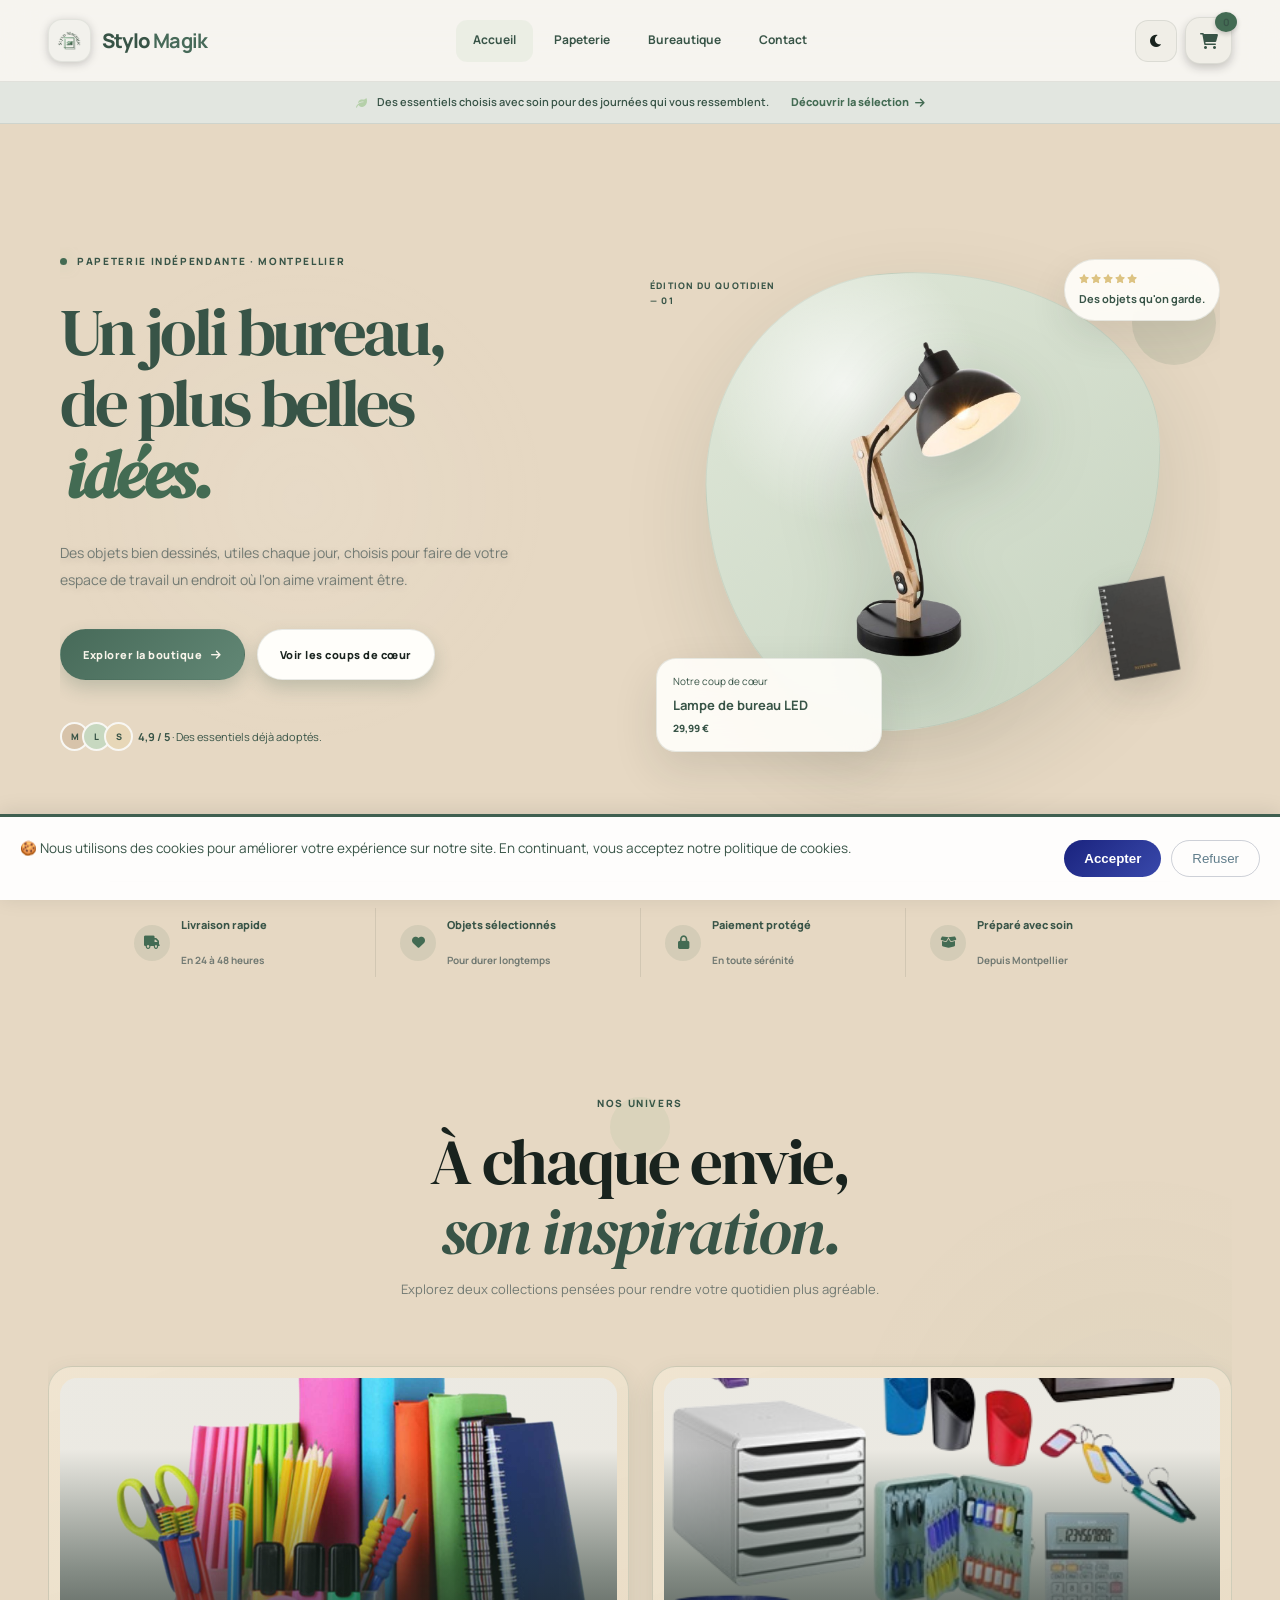
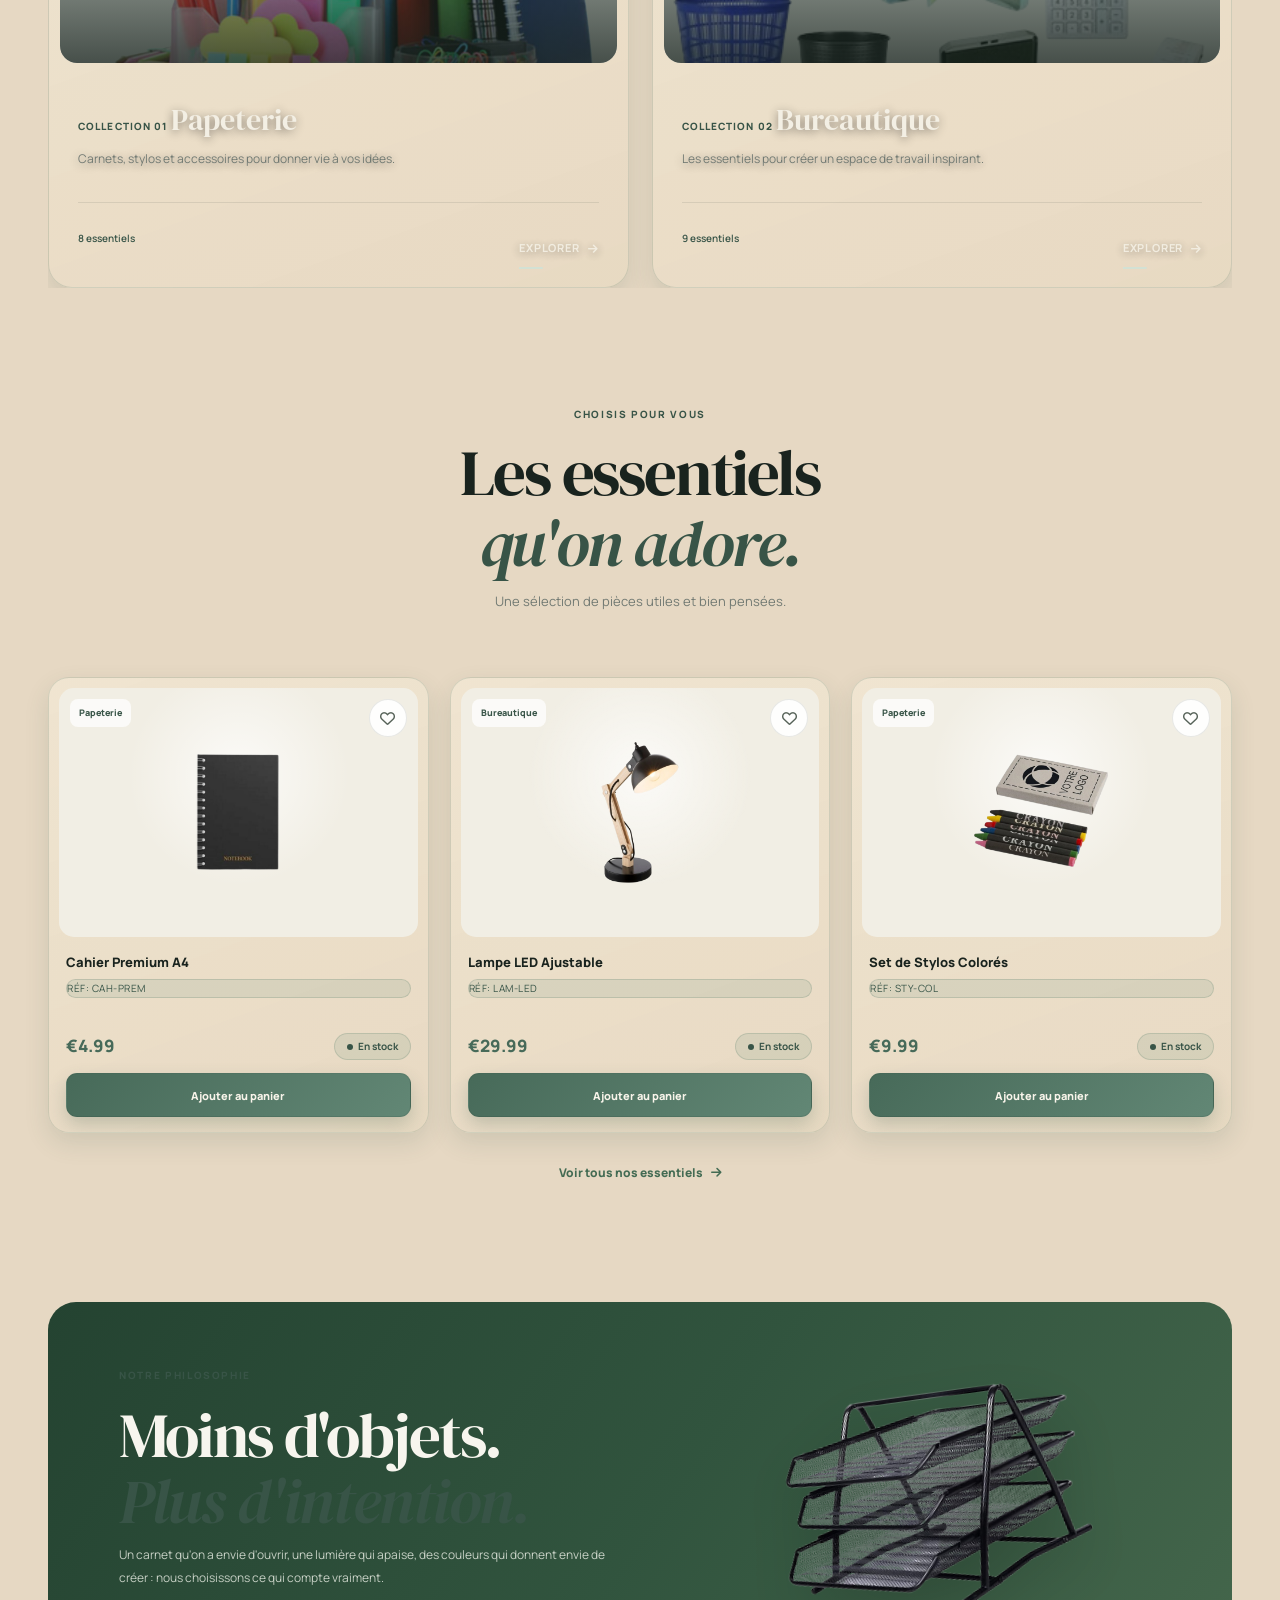
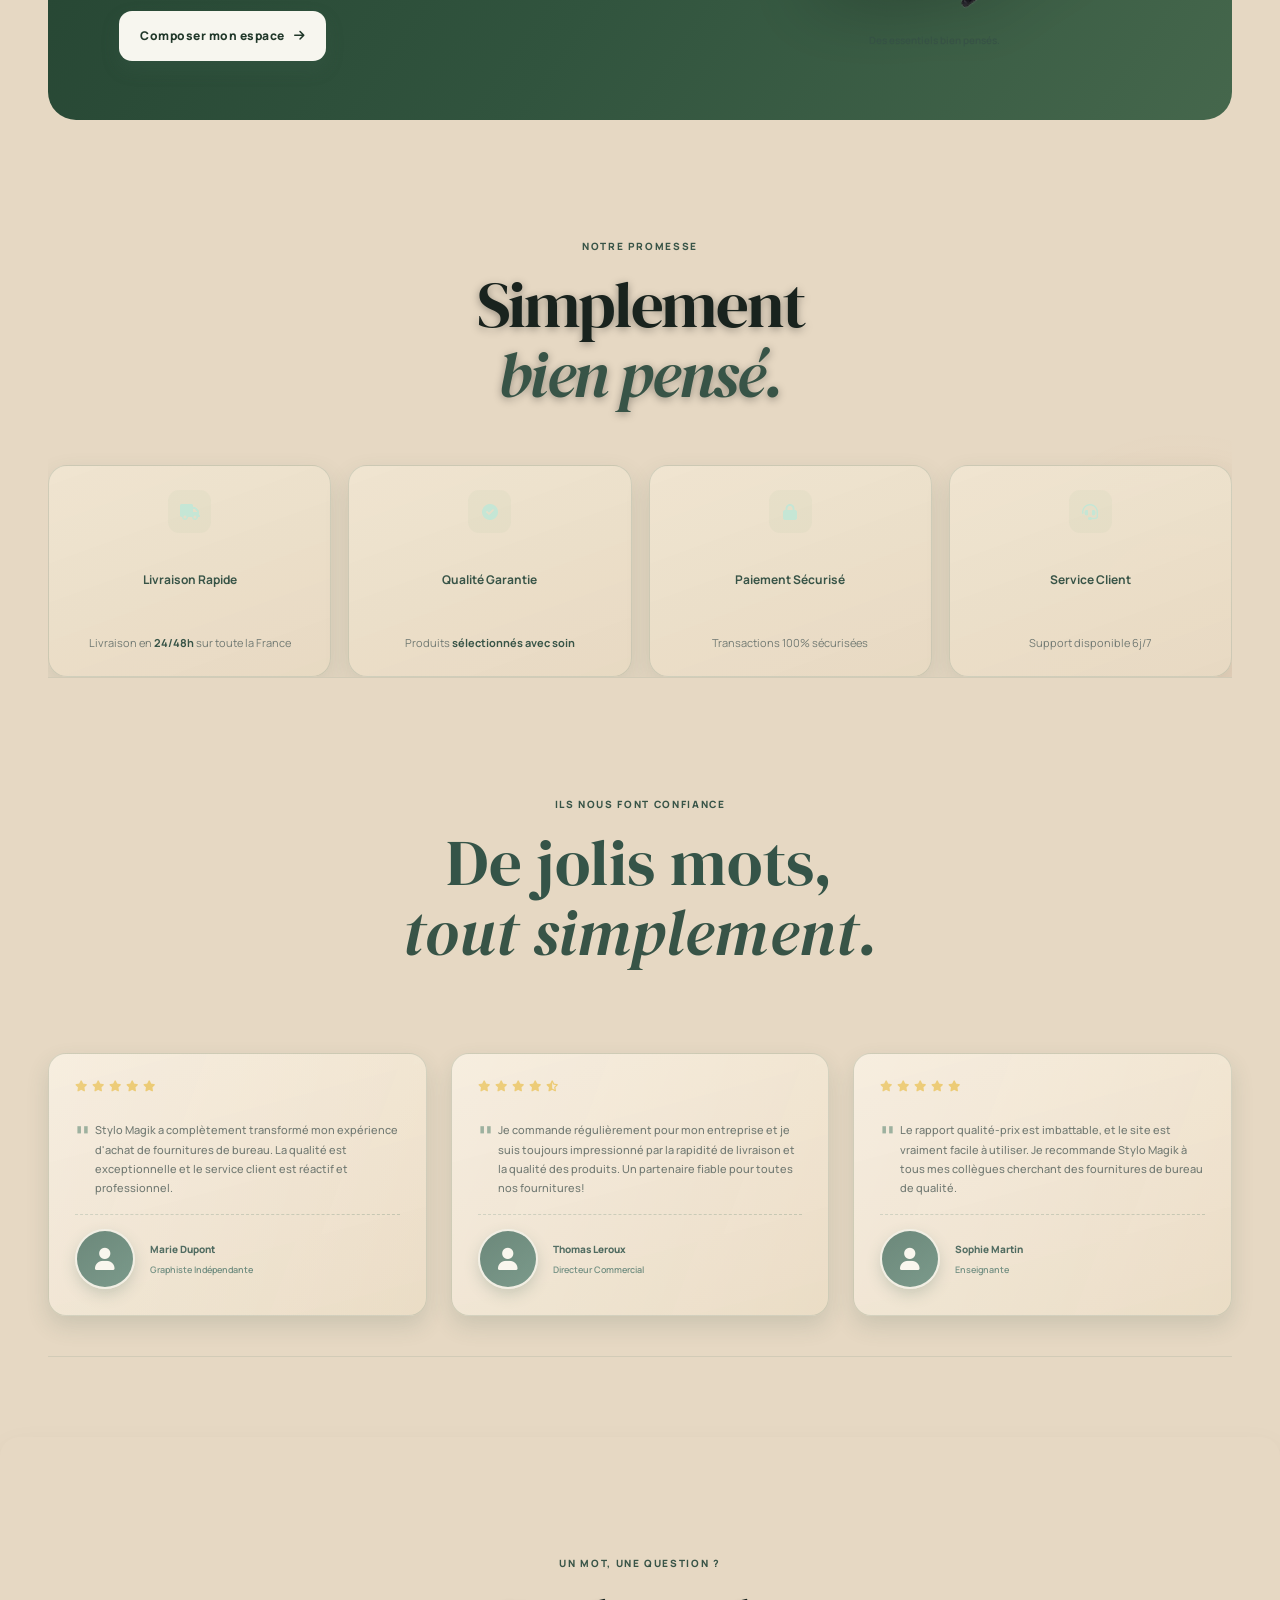
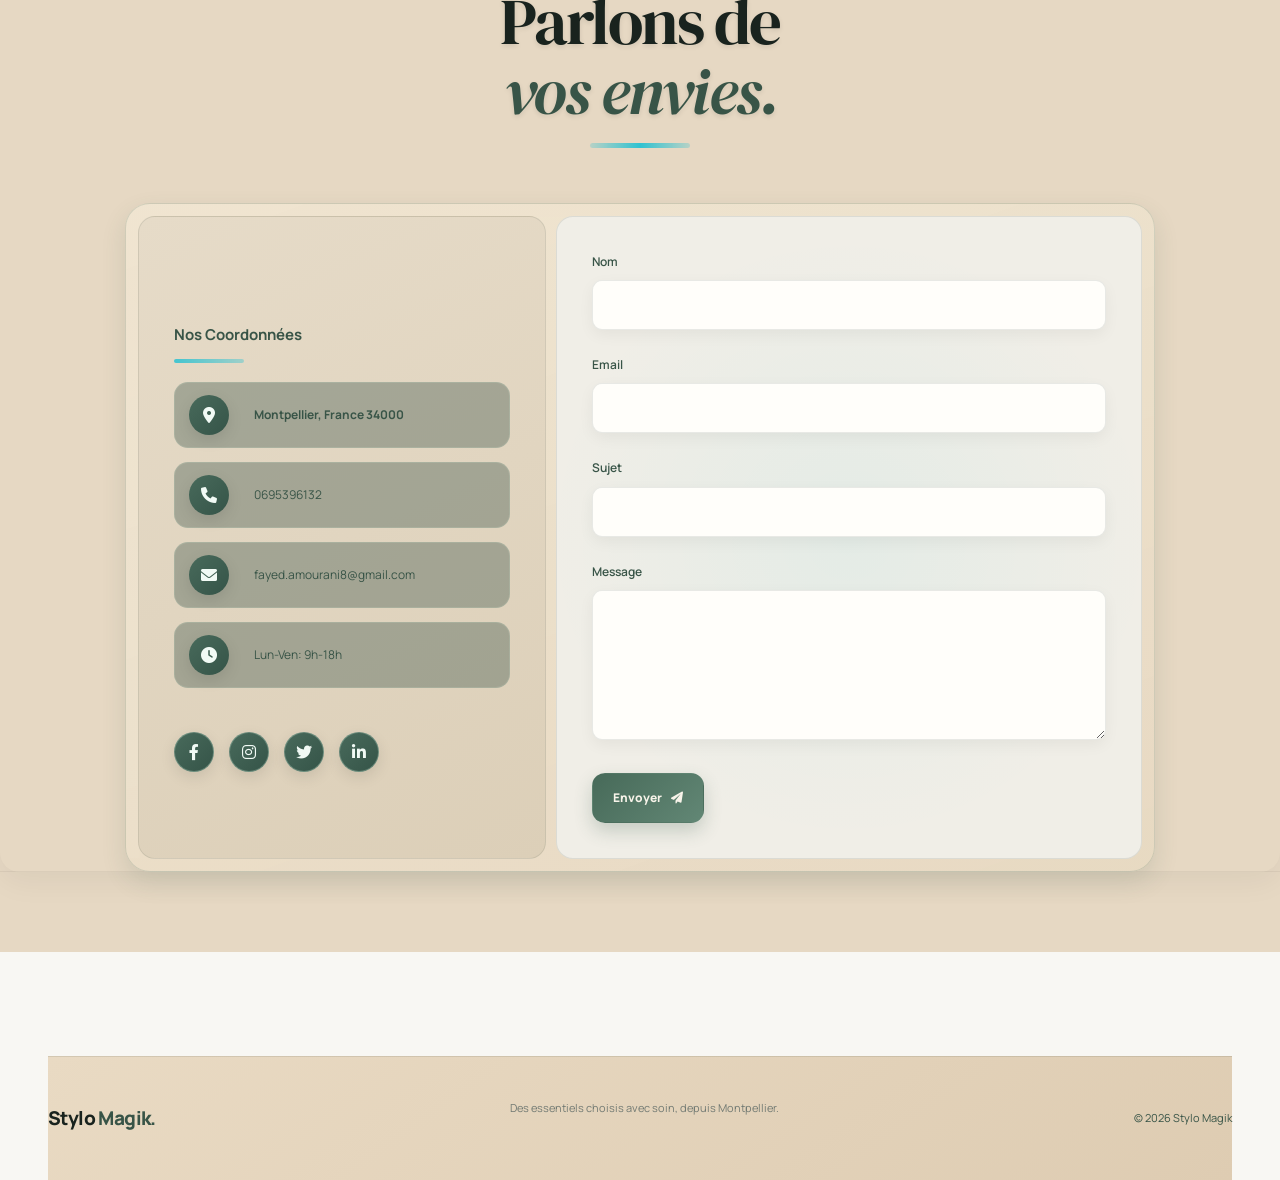
<file: ecommerce/index.html>
<!DOCTYPE html>
<html lang="fr">
<head>
    <meta charset="UTF-8">
    <meta name="viewport" content="width=device-width, initial-scale=1.0">
    <meta name="description" content="Découvrez une large sélection de papeterie et bureautique sur notre site. Achetez des produits de qualité à prix compétitifs." />
    <title>Stylo Magik — L'art de bien travailler</title>
    <link rel="stylesheet" href="./Styles/styles.css">
    <link rel="stylesheet" href="https://cdnjs.cloudflare.com/ajax/libs/font-awesome/6.0.0/css/all.min.css">
    <link rel="preconnect" href="https://fonts.googleapis.com">
    <link rel="preconnect" href="https://fonts.gstatic.com" crossorigin>
    <link href="https://fonts.googleapis.com/css2?family=Montserrat:wght@300;400;500;600;700;800&family=Playfair+Display:wght@500;600;700&display=swap" rel="stylesheet">
    <link href="https://fonts.googleapis.com/css2?family=Manrope:wght@400;500;600;700;800&family=DM+Serif+Display:ital@0;1&display=swap" rel="stylesheet">
    <link rel="stylesheet" href="./Styles/redesign.css?v=atelier-signature-20260825-2">
    <link rel="stylesheet" href="./Styles/hero-airy.css?v=organic-hero-20260825-1">
    <style>
        .blue-theme-background {
            background-color: var(--background-color);
        }
        .blue-gradient-bg {
            background: linear-gradient(135deg, rgba(25, 38, 33, 0.14) 0%, rgba(39, 58, 50, 0.22) 100%);
        }
    </style>
</head>
<body class="blue-theme-background theme-day shop-premium shop-home">
    <div class="fixed-logo">
        <a href="./index.html">
            <img src="./Images/Logo.png" alt="Logo Stylo Magique" class="logo-img">
        </a>
    </div>
    <header>
        <div class="top-header">
            <div class="logo">
                <a href="./index.html">
                    <img src="./Images/Logo.png" alt="Logo Stylo Magique - Fournitures de bureau et papeterie" class="logo">
                    <h1>Stylo <span class="logo-accent">Magik</span></h1>
                </a>
            </div>
            <button class="menu-toggle" aria-label="Menu">
                <i class="fas fa-bars"></i>
            </button>
            <div class="user-actions">
                <a href="./pages/panier.html" class="cart-icon">
                    <i class="fas fa-shopping-cart"></i>
                    <span class="cart-count">0</span>
                </a>
            </div>
        </div>
        <nav>
            <ul>
                <li><a href="./index.html" class="active">Accueil</a></li>
                <li><a href="./pages/papeterie.html">Papeterie</a></li>
                <li><a href="./pages/bureautique.html">Bureautique</a></li>
                <li><a href="#contact">Contact</a></li>
            </ul>
        </nav>
    </header>

    <main>
        <h1 class="visually-hidden">Accueil - Stylo Magik</h1>
        <div class="shop-announcement"><i class="fas fa-leaf"></i><span>Des essentiels choisis avec soin pour des journées qui vous ressemblent.</span><a href="#selection">Découvrir la sélection <i class="fas fa-arrow-right"></i></a></div>
        <section class="hero blue-gradient-bg shop-hero">
            <div class="hero-particles">
                <span></span>
            </div>
            <div class="hero-content">
                <span class="shop-eyebrow"><span></span> Papeterie indépendante · Montpellier</span>
                <h2 class="hero-title">Un joli bureau,<br>de plus belles <span class="highlight">idées.</span></h2>
                <p>Des objets bien dessinés, utiles chaque jour, choisis pour faire de votre espace de travail un endroit où l'on aime vraiment être.</p>
                <div class="hero-buttons">
                    <a href="#categories" class="cta-button">Explorer la boutique <i class="fas fa-arrow-right"></i></a>
                    <a href="#selection" class="cta-button secondary">Voir les coups de cœur</a>
                </div>
                <div class="shop-hero-note"><span class="shop-hero-avatars" aria-hidden="true"><span>M</span><span>L</span><span>S</span></span><span><strong>4,9 / 5</strong> · Des essentiels déjà adoptés.</span></div>
            </div>
            <div class="shop-hero-visual" aria-hidden="true">
                <div class="shop-hero-halo"></div>
                <img class="shop-hero-lamp" src="./Images/products/bureautique/lampe-bureau.png" alt="">
                <img class="shop-hero-notebook" src="./Images/products/papeterie/cahier-premium.png" alt="">
                <div class="shop-hero-product-label"><span>Notre coup de cœur</span><strong>Lampe de bureau LED</strong><span>29,99 €</span></div>
                <div class="shop-hero-floating-note"><span><i class="fas fa-star"></i><i class="fas fa-star"></i><i class="fas fa-star"></i><i class="fas fa-star"></i><i class="fas fa-star"></i></span><strong>Des objets qu'on garde.</strong></div>
                <span class="shop-hero-edition">Édition du quotidien — 01</span>
            </div>
        </section>

        <div class="shop-trust-strip">
            <span><i class="fas fa-truck"></i><strong>Livraison rapide</strong><small>En 24 à 48 heures</small></span>
            <span><i class="fas fa-heart"></i><strong>Objets sélectionnés</strong><small>Pour durer longtemps</small></span>
            <span><i class="fas fa-lock"></i><strong>Paiement protégé</strong><small>En toute sérénité</small></span>
            <span><i class="fas fa-box-open"></i><strong>Préparé avec soin</strong><small>Depuis Montpellier</small></span>
        </div>

        <section id="categories" class="categories blue-gradient-bg shop-section">
            <div class="shop-section-heading"><span class="shop-eyebrow">Nos univers</span><h2>À chaque envie,<br><span>son inspiration.</span></h2><p>Explorez deux collections pensées pour rendre votre quotidien plus agréable.</p></div>
            <div class="category-grid">
                <a href="./pages/papeterie.html" class="category-card">
                    <div class="category-image">
                        <img src="./Images/categories/papeterie-banner.png" alt="Catégorie Papeterie - Découvrez notre gamme complète de fournitures de papeterie">
                        <div class="category-overlay"></div>
                    </div>
                    <div class="category-content">
                        <span class="shop-category-number">COLLECTION 01</span>
                        <h3>Papeterie</h3>
                        <p>Carnets, stylos et accessoires pour donner vie à vos idées.</p>
                        <div class="shop-category-footer"><span>8 essentiels</span><span class="category-link">Explorer <i class="fas fa-arrow-right"></i></span></div>
                    </div>
                </a>
                <a href="./pages/bureautique.html" class="category-card">
                    <div class="category-image">
                        <img src="./Images/categories/bureautique-banner.png" alt="Catégorie Bureautique - Équipements et accessoires professionnels pour votre bureau">
                        <div class="category-overlay"></div>
                    </div>
                    <div class="category-content">
                        <span class="shop-category-number">COLLECTION 02</span>
                        <h3>Bureautique</h3>
                        <p>Les essentiels pour créer un espace de travail inspirant.</p>
                        <div class="shop-category-footer"><span>9 essentiels</span><span class="category-link">Explorer <i class="fas fa-arrow-right"></i></span></div>
                    </div>
                </a>
            </div>
        </section>

        <section id="selection" class="shop-featured shop-section">
            <div class="shop-section-heading"><span class="shop-eyebrow">Choisis pour vous</span><h2>Les essentiels<br><span>qu'on adore.</span></h2><p>Une sélection de pièces utiles et bien pensées.</p></div>
            <div class="product-grid shop-featured-grid">
                <article class="product-card"><div class="image-container"><span class="shop-product-badge">Papeterie</span><img src="./Images/products/papeterie/cahier-premium.png" alt="Cahier premium noir"></div><div class="product-info"><h3>Cahier Premium A4</h3><p class="product-reference">RÉF: CAH-PREM</p><div class="price-stock-container"><span class="price">€4.99</span><span class="stock-status">En stock</span></div><button class="add-to-cart">Ajouter au panier</button></div></article>
                <article class="product-card"><div class="image-container"><span class="shop-product-badge">Bureautique</span><img src="./Images/products/bureautique/lampe-bureau.png" alt="Lampe de bureau LED ajustable"></div><div class="product-info"><h3>Lampe LED Ajustable</h3><p class="product-reference">RÉF: LAM-LED</p><div class="price-stock-container"><span class="price">€29.99</span><span class="stock-status">En stock</span></div><button class="add-to-cart">Ajouter au panier</button></div></article>
                <article class="product-card"><div class="image-container"><span class="shop-product-badge">Papeterie</span><img src="./Images/products/papeterie/stylos-couleur.png" alt="Ensemble de stylos colorés"></div><div class="product-info"><h3>Set de Stylos Colorés</h3><p class="product-reference">RÉF: STY-COL</p><div class="price-stock-container"><span class="price">€9.99</span><span class="stock-status">En stock</span></div><button class="add-to-cart">Ajouter au panier</button></div></article>
            </div>
            <a class="shop-view-all" href="./pages/papeterie.html">Voir tous nos essentiels <i class="fas fa-arrow-right"></i></a>
        </section>

        <section class="shop-editorial" aria-label="Notre manière de choisir">
            <div class="shop-editorial-content"><span class="shop-eyebrow">Notre philosophie</span><h2>Moins d'objets.<br><span>Plus d'intention.</span></h2><p>Un carnet qu'on a envie d'ouvrir, une lumière qui apaise, des couleurs qui donnent envie de créer : nous choisissons ce qui compte vraiment.</p><a href="./pages/bureautique.html" class="cta-button">Composer mon espace <i class="fas fa-arrow-right"></i></a></div>
            <div class="shop-editorial-art"><img src="./Images/products/bureautique/porte-documents.png" alt="Porte-documents élégant sélectionné par Stylo Magik"><span>Des essentiels bien pensés.</span></div>
        </section>

        <section class="advantages blue-gradient-bg shop-section">
            <div class="shop-section-heading"><span class="shop-eyebrow">Notre promesse</span><h2>Simplement<br><span>bien pensé.</span></h2></div>
            <div class="advantages-grid">
                <div class="advantage-card">
                    <i class="fas fa-truck"></i>
                    <h3><strong>Livraison Rapide</strong></h3>
                    <p>Livraison en <strong>24/48h</strong> sur toute la France</p>
                </div>
                <div class="advantage-card">
                    <i class="fas fa-check-circle"></i>
                    <h3><strong>Qualité Garantie</strong></h3>
                    <p>Produits <strong>sélectionnés avec soin</strong></p>
                </div>
                <div class="advantage-card">
                    <i class="fas fa-lock"></i>
                    <h3>Paiement Sécurisé</h3>
                    <p>Transactions 100% sécurisées</p>
                </div>
                <div class="advantage-card">
                    <i class="fas fa-headset"></i>
                    <h3>Service Client</h3>
                    <p>Support disponible 6j/7</p>
                </div>
            </div>
        </section>

        <section class="testimonials blue-gradient-bg shop-section">
            <div class="shop-section-heading"><span class="shop-eyebrow">Ils nous font confiance</span><h2>De jolis mots,<br><span>tout simplement.</span></h2></div>
            <div class="testimonials-container">
                <div class="testimonial-card">
                    <div class="testimonial-rating">
                        <i class="fas fa-star"></i>
                        <i class="fas fa-star"></i>
                        <i class="fas fa-star"></i>
                        <i class="fas fa-star"></i>
                        <i class="fas fa-star"></i>
                    </div>
                    <p class="testimonial-text">Stylo Magik a complètement transformé mon expérience d'achat de fournitures de bureau. La qualité est exceptionnelle et le service client est réactif et professionnel.</p>
                    <div class="testimonial-author">
                        <span class="testimonial-avatar" aria-hidden="true"><i class="fas fa-user"></i></span>
                        <div class="testimonial-author-info">
                            <span class="testimonial-author-name">Marie Dupont</span>
                            <span class="testimonial-author-title">Graphiste Indépendante</span>
                        </div>
                    </div>
                </div>
                
                <div class="testimonial-card">
                    <div class="testimonial-rating">
                        <i class="fas fa-star"></i>
                        <i class="fas fa-star"></i>
                        <i class="fas fa-star"></i>
                        <i class="fas fa-star"></i>
                        <i class="fas fa-star-half-alt"></i>
                    </div>
                    <p class="testimonial-text">Je commande régulièrement pour mon entreprise et je suis toujours impressionné par la rapidité de livraison et la qualité des produits. Un partenaire fiable pour toutes nos fournitures!</p>
                    <div class="testimonial-author">
                        <span class="testimonial-avatar" aria-hidden="true"><i class="fas fa-user"></i></span>
                        <div class="testimonial-author-info">
                            <span class="testimonial-author-name">Thomas Leroux</span>
                            <span class="testimonial-author-title">Directeur Commercial</span>
                        </div>
                    </div>
                </div>
                
                <div class="testimonial-card">
                    <div class="testimonial-rating">
                        <i class="fas fa-star"></i>
                        <i class="fas fa-star"></i>
                        <i class="fas fa-star"></i>
                        <i class="fas fa-star"></i>
                        <i class="fas fa-star"></i>
                    </div>
                    <p class="testimonial-text">Le rapport qualité-prix est imbattable, et le site est vraiment facile à utiliser. Je recommande Stylo Magik à tous mes collègues cherchant des fournitures de bureau de qualité.</p>
                    <div class="testimonial-author">
                        <span class="testimonial-avatar" aria-hidden="true"><i class="fas fa-user"></i></span>
                        <div class="testimonial-author-info">
                            <span class="testimonial-author-name">Sophie Martin</span>
                            <span class="testimonial-author-title">Enseignante</span>
                        </div>
                    </div>
                </div>
            </div>
        </section>

        <section id="contact" class="contact-section blue-gradient-bg visible-section shop-section">
            <div class="shop-section-heading"><span class="shop-eyebrow">Un mot, une question ?</span><h2>Parlons de<br><span>vos envies.</span></h2></div>
            <div class="contact-container">
                <div class="contact-info">
                    <h3><strong>Nos Coordonnées</strong></h3>
                    <p><i class="fas fa-map-marker-alt"></i> <strong>Montpellier, France 34000</strong></p>
                    <p><i class="fas fa-phone"></i> 0695396132</p>
                    <p><i class="fas fa-envelope"></i> fayed.amourani8@gmail.com</p>
                    <p><i class="fas fa-clock"></i> Lun-Ven: 9h-18h</p>
                    
                    <div class="contact-social">
                        <a href="#" class="social-icon" aria-label="Facebook"><i class="fab fa-facebook-f"></i></a>
                        <a href="#" class="social-icon" aria-label="Instagram"><i class="fab fa-instagram"></i></a>
                        <a href="#" class="social-icon" aria-label="Twitter"><i class="fab fa-twitter"></i></a>
                        <a href="#" class="social-icon" aria-label="LinkedIn"><i class="fab fa-linkedin-in"></i></a>
                    </div>
                </div>
                <form class="contact-form" id="contactForm">
                    <div class="form-group">
                        <label for="name">Nom</label>
                        <input type="text" id="name" name="name" required>
                    </div>
                    <div class="form-group">
                        <label for="email">Email</label>
                        <input type="email" id="email" name="email" required>
                    </div>
                    <div class="form-group">
                        <label for="subject">Sujet</label>
                        <input type="text" id="subject" name="subject" required>
                    </div>
                    <div class="form-group">
                        <label for="message">Message</label>
                        <textarea id="message" name="message" required></textarea>
                    </div>
                    <button type="submit" class="submit-button">
                        Envoyer
                        <i class="fas fa-paper-plane"></i>
                    </button>
                    <div class="form-message" id="formMessage"></div>
                </form>
            </div>
        </section>

        <div style="margin: 50px 0;"></div>
    </main>

    <footer class="blue-gradient-bg shop-footer">
        <a class="shop-footer-brand" href="./index.html">Stylo <span>Magik.</span></a>
        <p>Des essentiels choisis avec soin, depuis Montpellier.</p>
        <span>© 2026 Stylo Magik</span>
    </footer>

    <div id="back-to-top">
        <i class="fas fa-arrow-up"></i>
    </div>

    <div class="cookie-banner">
        <p class="cookie-text">🍪 Nous utilisons des cookies pour améliorer votre expérience sur notre site. En continuant, vous acceptez notre politique de cookies.</p>
        <div class="cookie-buttons">
            <button class="cookie-btn accept-cookies">Accepter</button>
            <button class="cookie-btn reject-cookies">Refuser</button>
        </div>
    </div>

    <script src="./scripts/cart.js"></script>
    <script src="./scripts/mobile-menu.js"></script>
    <script src="./scripts/back-to-top.js"></script>
    <script src="./scripts/header-scroll.js"></script>
    <script src="./scripts/theme-toggle.js?v=navbar-theme-20260825-1"></script>
    <script src="./scripts/redesign.js?v=atelier-signature-20260825"></script>
    <script>
        // Back to top functionality
        document.addEventListener('DOMContentLoaded', function() {
            const backToTopButton = document.getElementById('back-to-top');
            
            window.addEventListener('scroll', function() {
                if (window.scrollY > 300) {
                    backToTopButton.classList.add('visible');
                } else {
                    backToTopButton.classList.remove('visible');
                }
            });
            
            backToTopButton.addEventListener('click', function() {
                window.scrollTo({
                    top: 0,
                    behavior: 'smooth'
                });
            });
            
            // Menu state (managed globally by mobile-menu.js)
            const menuToggle = document.querySelector('.menu-toggle');
            const navMenu = document.querySelector('nav ul');
            const contactLink = document.querySelector('a[href="#contact"]');
            const contactSection = document.getElementById('contact');

            // Traiter le clic sur le lien de contact
            if (contactLink && contactSection) {
                contactLink.addEventListener('click', function(e) {
                    e.preventDefault();
                    
                    // Forcer l'affichage de la section
                    contactSection.style.display = 'block';
                    contactSection.style.visibility = 'visible';
                    contactSection.style.opacity = '1';
                    contactSection.classList.add('visible-section');
                    
                    // Faire défiler jusqu'à la section
                    contactSection.scrollIntoView({
                        behavior: 'smooth',
                        block: 'start'
                    });
                    
                    // Fermer le menu mobile si ouvert
                    if (menuToggle && navMenu && navMenu.classList.contains('show')) {
                        navMenu.classList.remove('show');
                        menuToggle.setAttribute('aria-expanded', 'false');
                    }
                });
            }
            
            // Animation au défilement
            const animateElements = document.querySelectorAll('.advantage-card, .category-card, .contact-container');
            
            const observer = new IntersectionObserver(entries => {
                entries.forEach(entry => {
                    if (entry.isIntersecting) {
                        entry.target.classList.add('animated');
                    }
                });
            }, {
                threshold: 0.1
            });
            
            animateElements.forEach(element => {
                observer.observe(element);
            });
        });

        // Cookie banner
        document.addEventListener('DOMContentLoaded', function() {
            const cookieBanner = document.querySelector('.cookie-banner');
            const acceptCookies = document.querySelector('.accept-cookies');
            const rejectCookies = document.querySelector('.reject-cookies');
            
            setTimeout(function() {
                if (!localStorage.getItem('cookiesAccepted')) {
                    cookieBanner.classList.add('show');
                }
            }, 2000);
            
            acceptCookies.addEventListener('click', function() {
                localStorage.setItem('cookiesAccepted', 'true');
                cookieBanner.classList.remove('show');
            });
            
            rejectCookies.addEventListener('click', function() {
                localStorage.setItem('cookiesAccepted', 'false');
                cookieBanner.classList.remove('show');
            });
        });

        // Contact form handling
        document.addEventListener('DOMContentLoaded', function() {
            const contactForm = document.getElementById('contactForm');
            const formMessage = document.getElementById('formMessage');
            const contactSection = document.getElementById('contact');
            
            // S'assurer que la section de contact est visible
            if (contactSection) {
                // Forcer l'affichage de la section contact
                contactSection.style.display = 'block';
                contactSection.style.visibility = 'visible';
                contactSection.style.opacity = '1';
                
                // Vérifier si la section est masquée par des styles calculés
                setTimeout(function() {
                    const computedStyle = window.getComputedStyle(contactSection);
                    if (computedStyle.display === 'none' || computedStyle.visibility === 'hidden' || computedStyle.opacity === '0') {
                        console.error('La section contact est masquée par des styles CSS');
                        // Forcer l'affichage à nouveau
                        contactSection.setAttribute('style', 'display: block !important; visibility: visible !important; opacity: 1 !important; position: relative !important; z-index: 999 !important;');
                    }
                }, 1000);
            }
            
            if (contactForm) {
                contactForm.addEventListener('submit', function(e) {
                    e.preventDefault();
                    
                    // Simuler un envoi de formulaire
                    const submitButton = contactForm.querySelector('.submit-button');
                    submitButton.innerHTML = '<i class="fas fa-spinner fa-spin"></i> Envoi en cours...';
                    submitButton.disabled = true;
                    
                    // Simuler un délai d'envoi
                    setTimeout(function() {
                        // Afficher le message de succès
                        formMessage.innerHTML = 'Votre message a été envoyé avec succès! Nous vous répondrons dans les plus brefs délais.';
                        formMessage.className = 'form-message success';
                        
                        // Réinitialiser le formulaire
                        contactForm.reset();
                        
                        // Restaurer le bouton
                        submitButton.innerHTML = 'Envoyer <i class="fas fa-paper-plane"></i>';
                        submitButton.disabled = false;
                        
                        // Faire disparaître le message après 5 secondes
                        setTimeout(function() {
                            formMessage.className = 'form-message';
                        }, 5000);
                    }, 1500);
                });
            }
        });
    </script>
</body>
</html>
</file>
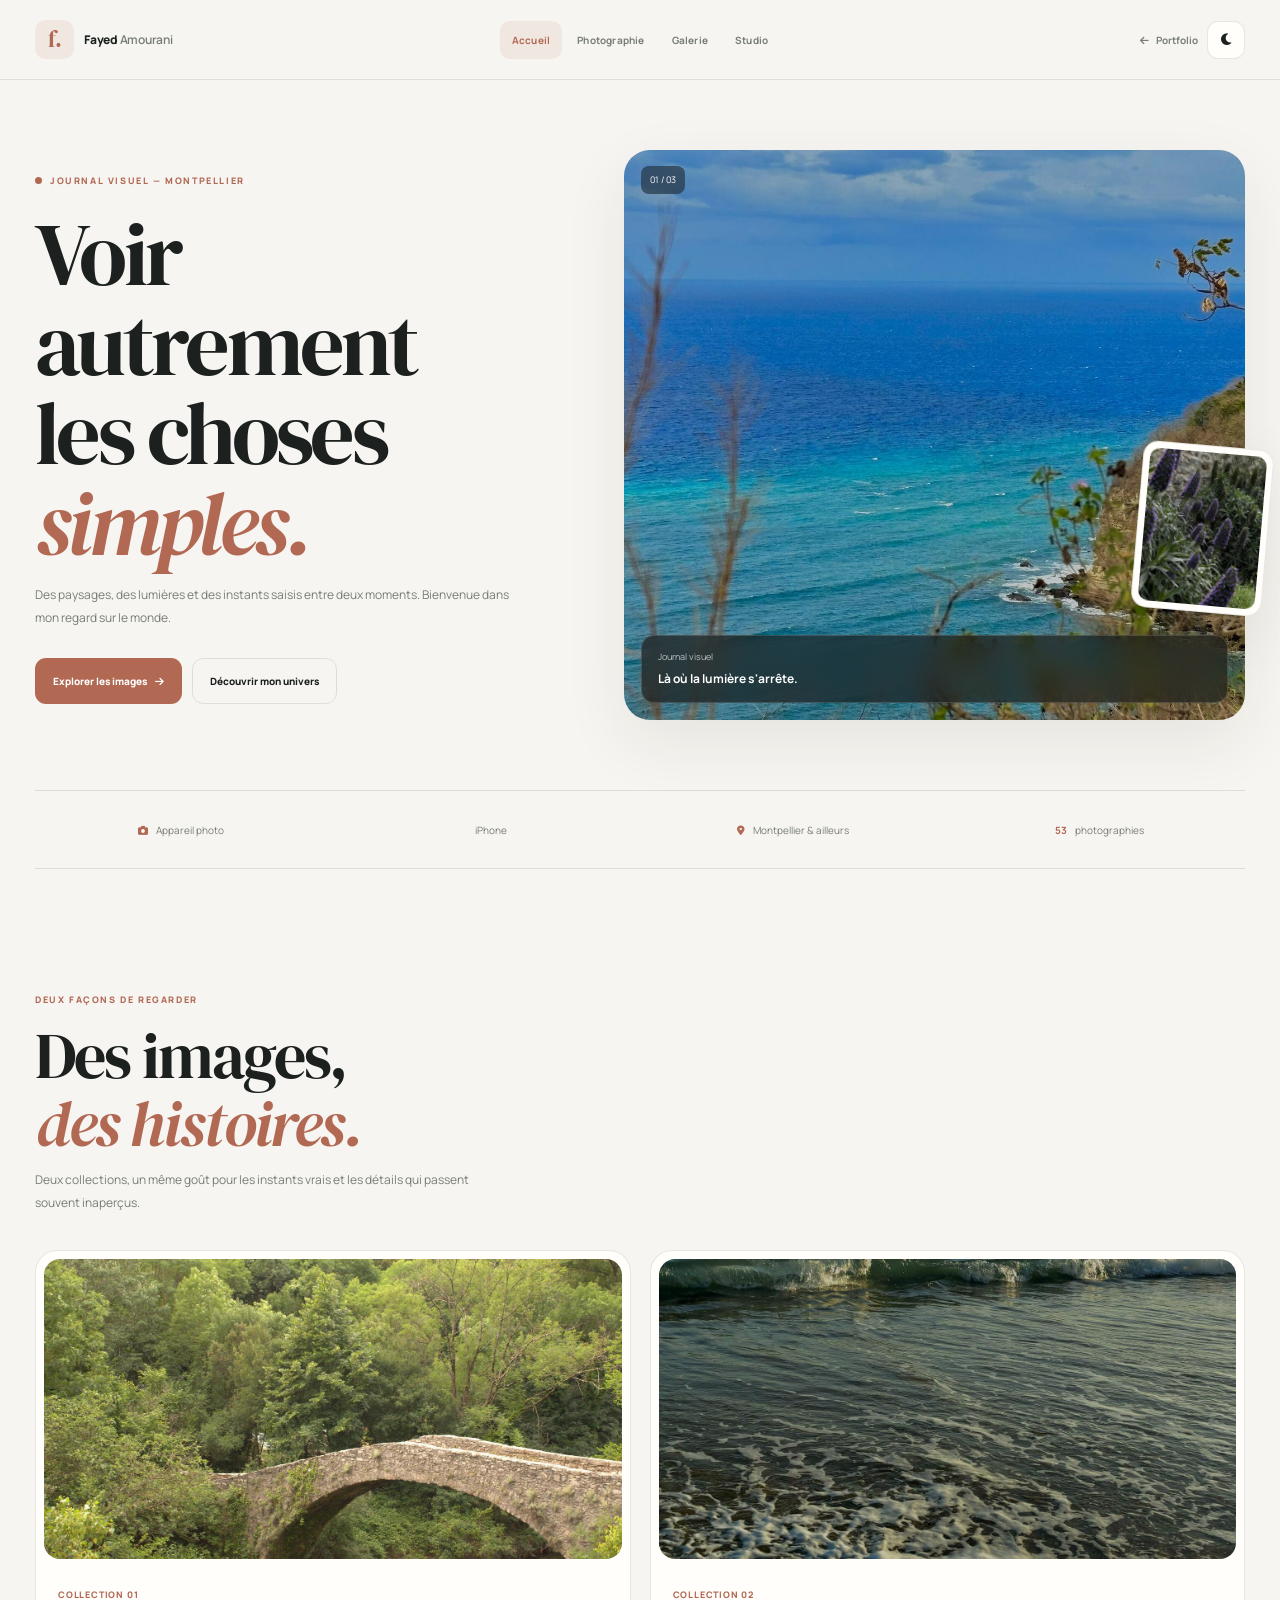
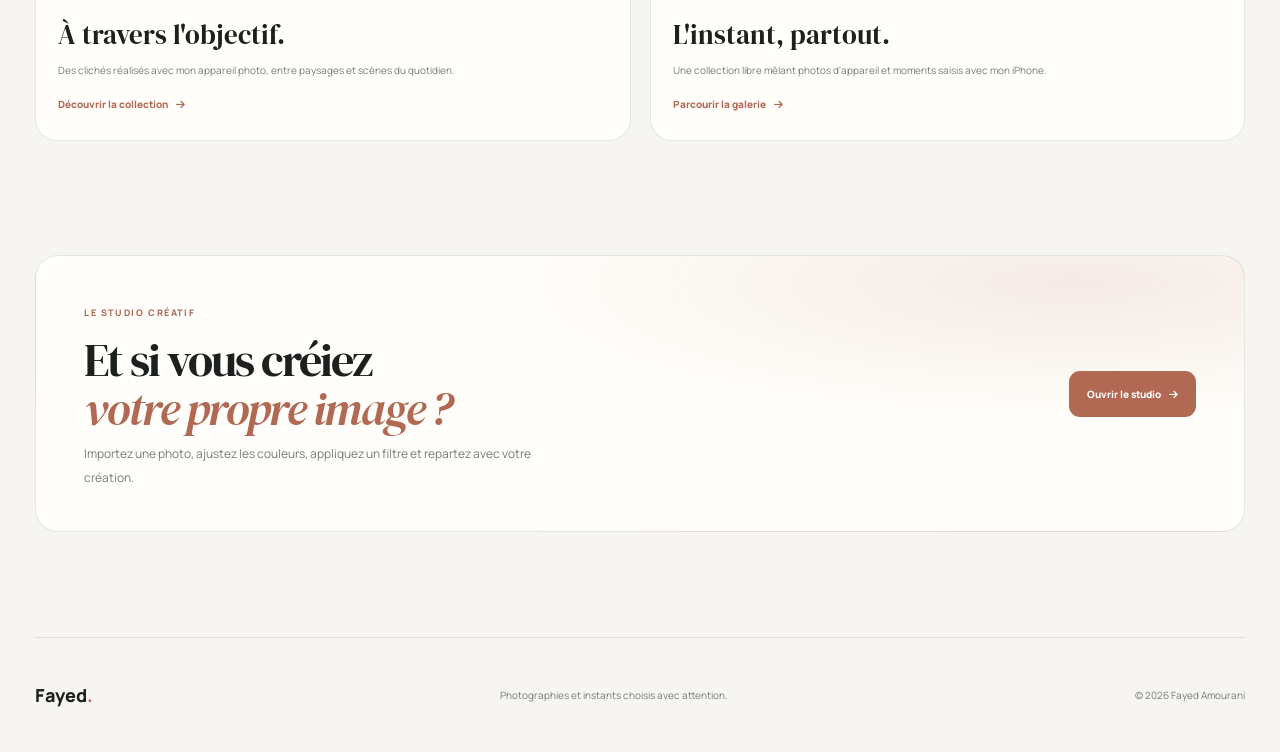
<file: projetperso/index.html>
<!DOCTYPE html>
<html lang="fr">
<head>
    <meta charset="UTF-8">
    <meta name="viewport" content="width=device-width, initial-scale=1.0">
    <meta name="description" content="Journal visuel de Fayed Amourani : photographies, paysages et instants du quotidien.">
    <title>Fayed Amourani — Journal visuel</title>
    <link rel="stylesheet" href="css/main.css">
    <link rel="stylesheet" href="css/header.css">
    <link rel="stylesheet" href="css/home.css">
    <link rel="stylesheet" href="css/footer.css">
    <link rel="stylesheet" href="css/responsive.css">
    <link rel="stylesheet" href="https://cdnjs.cloudflare.com/ajax/libs/font-awesome/6.0.0/css/all.min.css">
    <link rel="preconnect" href="https://fonts.googleapis.com">
    <link rel="preconnect" href="https://fonts.gstatic.com" crossorigin>
    <link href="https://fonts.googleapis.com/css2?family=DM+Serif+Display:ital@0;1&family=Manrope:wght@400;500;600;700;800&display=swap" rel="stylesheet">
    <link rel="stylesheet" href="css/redesign.css?v=journal-20260825">
</head>
<body class="photo-premium photo-home">
    <div class="container">
        <header class="main-header">
            <a href="index.html" class="photo-brand"><span class="photo-brand-mark">f.</span><span class="photo-brand-name">Fayed <span>Amourani</span></span></a>
            <nav class="nav-menu" id="photo-navigation" aria-label="Navigation photographique">
                <ul>
                    <li><a href="index.html" class="active">Accueil</a></li>
                    <li><a href="photographie.html">Photographie</a></li>
                    <li><a href="galerie.html">Galerie</a></li>
                    <li><a href="personnalisation.html">Studio</a></li>
                </ul>
            </nav>
            <div class="photo-header-actions"><a href="../index.html" class="photo-portfolio-link"><i class="fas fa-arrow-left"></i><span>Portfolio</span></a><button id="theme-toggle" class="theme-toggle" type="button" aria-label="Changer le thème"><i class="fas fa-moon"></i></button><button class="photo-menu-toggle" type="button" aria-label="Ouvrir le menu" aria-controls="photo-navigation" aria-expanded="false"><i class="fas fa-bars"></i></button></div>
        </header>

        <main class="main-content photo-home-content">
            <section class="photo-hero">
                <div class="photo-hero-copy"><span class="photo-eyebrow"><span></span> Journal visuel — Montpellier</span><h1>Voir autrement<br>les choses <span>simples.</span></h1><p>Des paysages, des lumières et des instants saisis entre deux moments. Bienvenue dans mon regard sur le monde.</p><div class="photo-hero-actions"><a class="photo-button photo-button-primary" href="galerie.html">Explorer les images <i class="fas fa-arrow-right"></i></a><a class="photo-button photo-button-secondary" href="#collections">Découvrir mon univers</a></div></div>
                <div class="photo-hero-visual"><img class="photo-hero-main-image" src="images/gallery/IMG_3089.jpg" alt="Littoral photographié par Fayed Amourani"><div class="photo-hero-image-label"><span>Journal visuel</span><strong>Là où la lumière s'arrête.</strong></div><div class="photo-hero-floating-frame"><img src="images/gallery/IMG_1720.jpg" alt="Fleurs violettes photographiées en pleine nature"></div><span class="photo-hero-index">01 / 03</span></div>
            </section>

            <div class="photo-journal-strip"><span><i class="fas fa-camera"></i> Appareil photo</span><span><i class="fas fa-mobile-screen"></i> iPhone</span><span><i class="fas fa-location-dot"></i> Montpellier & ailleurs</span><span><strong data-photo-count data-photo-scope="all">53</strong> photographies</span></div>

            <section class="photo-collections" id="collections"><div class="photo-section-heading"><span class="photo-eyebrow">Deux façons de regarder</span><h2>Des images,<br><span>des histoires.</span></h2><p>Deux collections, un même goût pour les instants vrais et les détails qui passent souvent inaperçus.</p></div><div class="photo-collection-grid"><a class="photo-collection-card" href="photographie.html"><div class="photo-collection-image"><img src="images/gallery/IMG_0609.jpg" alt="Pont de pierre au milieu de la nature"></div><div class="photo-collection-copy"><span>Collection 01</span><h3>À travers l'objectif.</h3><p>Des clichés réalisés avec mon appareil photo, entre paysages et scènes du quotidien.</p><span class="photo-collection-link">Découvrir la collection <i class="fas fa-arrow-right"></i></span></div></a><a class="photo-collection-card" href="galerie.html"><div class="photo-collection-image"><img src="images/gallery/IMG_2773.jpg" alt="Vagues et reflets sur le littoral"></div><div class="photo-collection-copy"><span>Collection 02</span><h3>L'instant, partout.</h3><p>Une collection libre mêlant photos d'appareil et moments saisis avec mon iPhone.</p><span class="photo-collection-link">Parcourir la galerie <i class="fas fa-arrow-right"></i></span></div></a></div></section>

            <section class="photo-studio-invite"><div><span class="photo-eyebrow">Le studio créatif</span><h2>Et si vous créiez<br><span>votre propre image ?</span></h2><p>Importez une photo, ajustez les couleurs, appliquez un filtre et repartez avec votre création.</p></div><a class="photo-button photo-button-primary" href="personnalisation.html">Ouvrir le studio <i class="fas fa-arrow-right"></i></a></section>
        </main>

        <footer class="main-footer">
            <a href="index.html" class="photo-footer-brand">Fayed<span>.</span></a><p>Photographies et instants choisis avec attention.</p><span>© 2026 Fayed Amourani</span>
        </footer>
    </div>
    <script src="js/theme.js"></script>
    <script src="js/photo-data.js"></script>
    <script src="js/ui-behavior.js"></script>
    <script src="js/redesign.js?v=journal-20260825"></script>
</body>
</html>
</file>
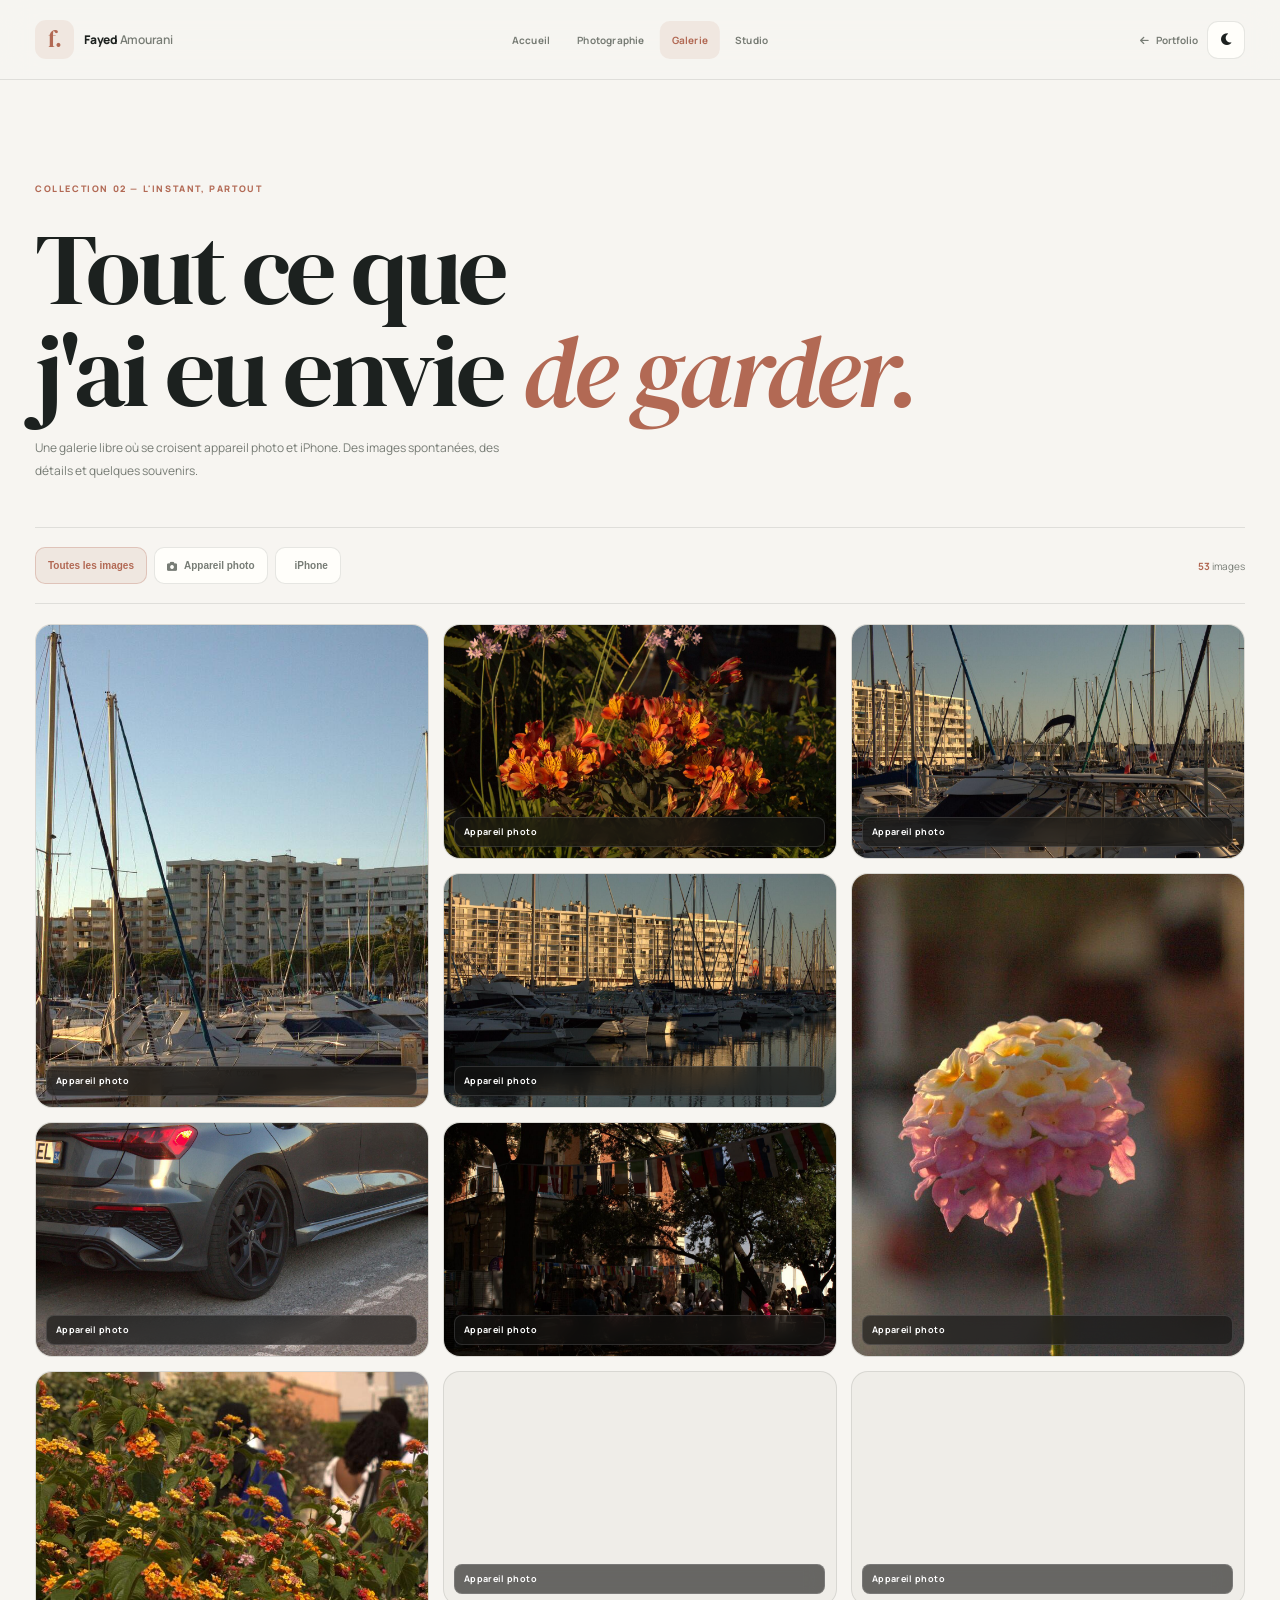
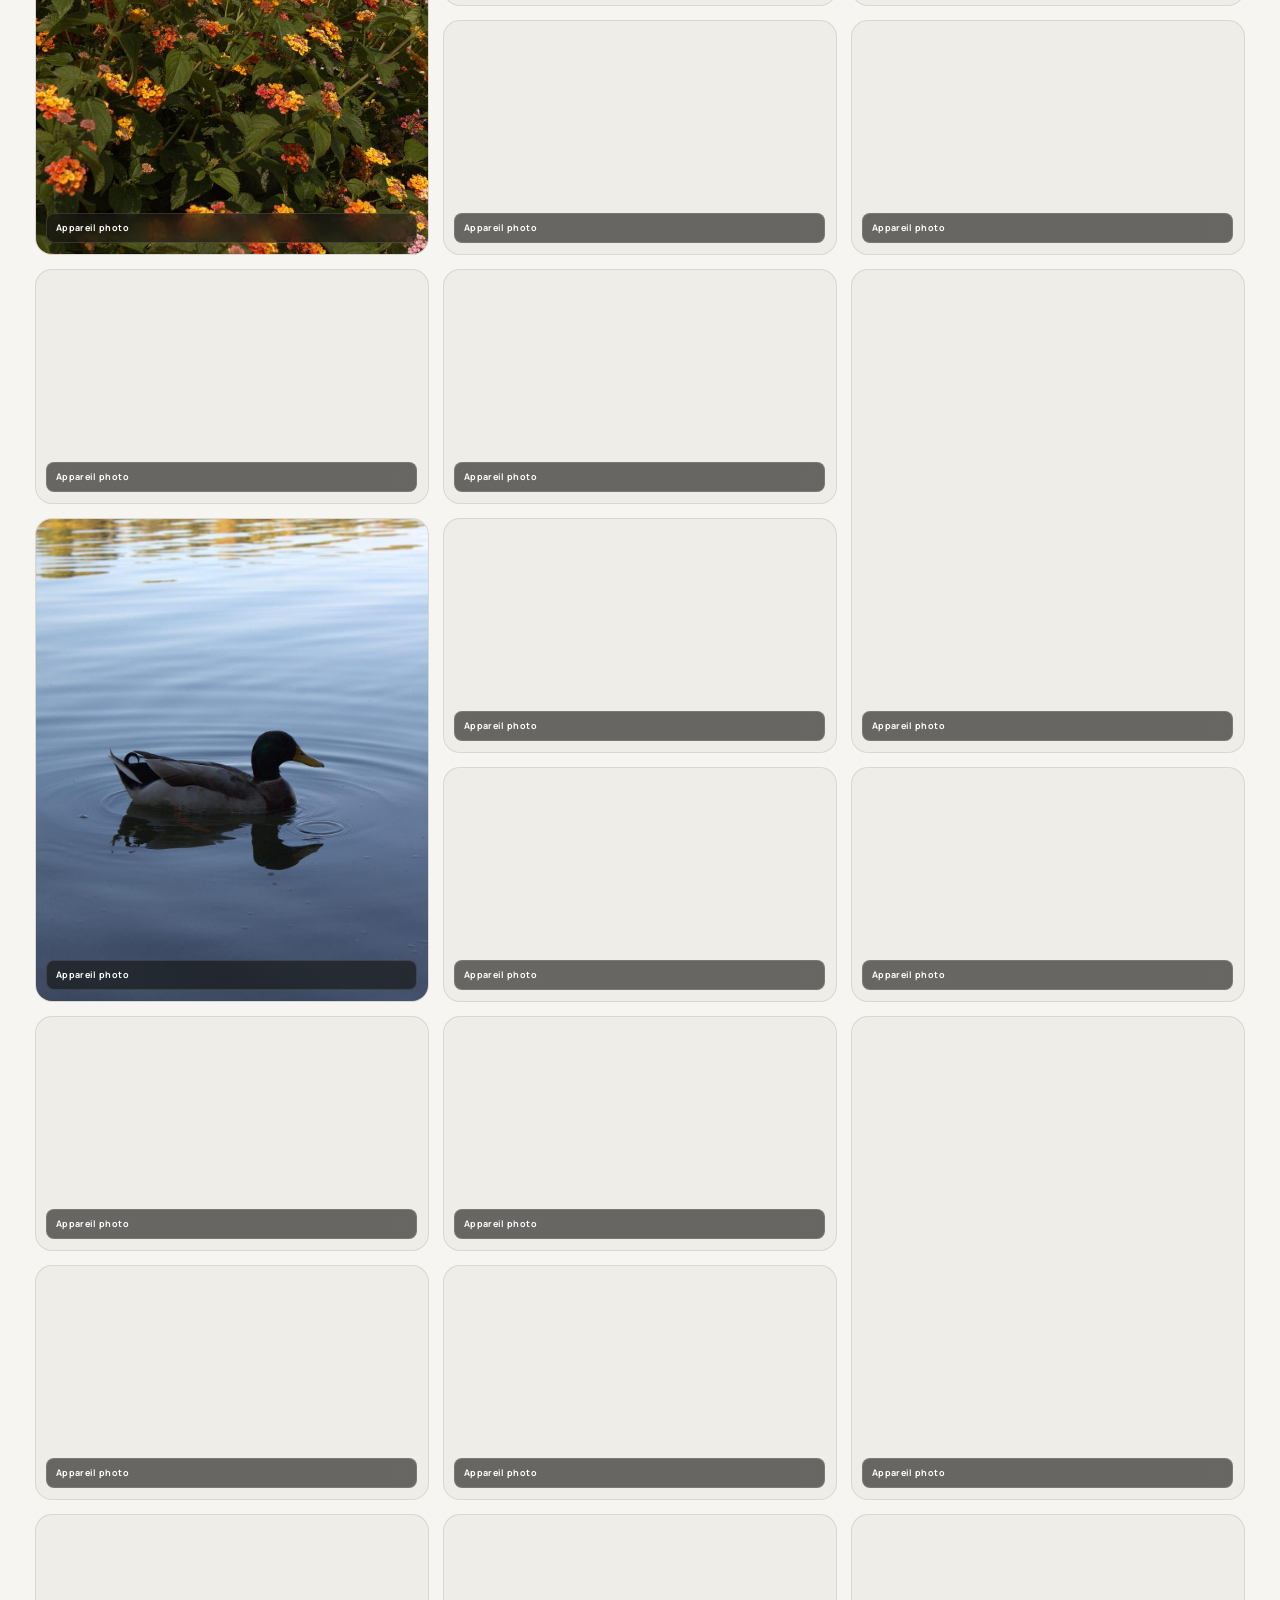
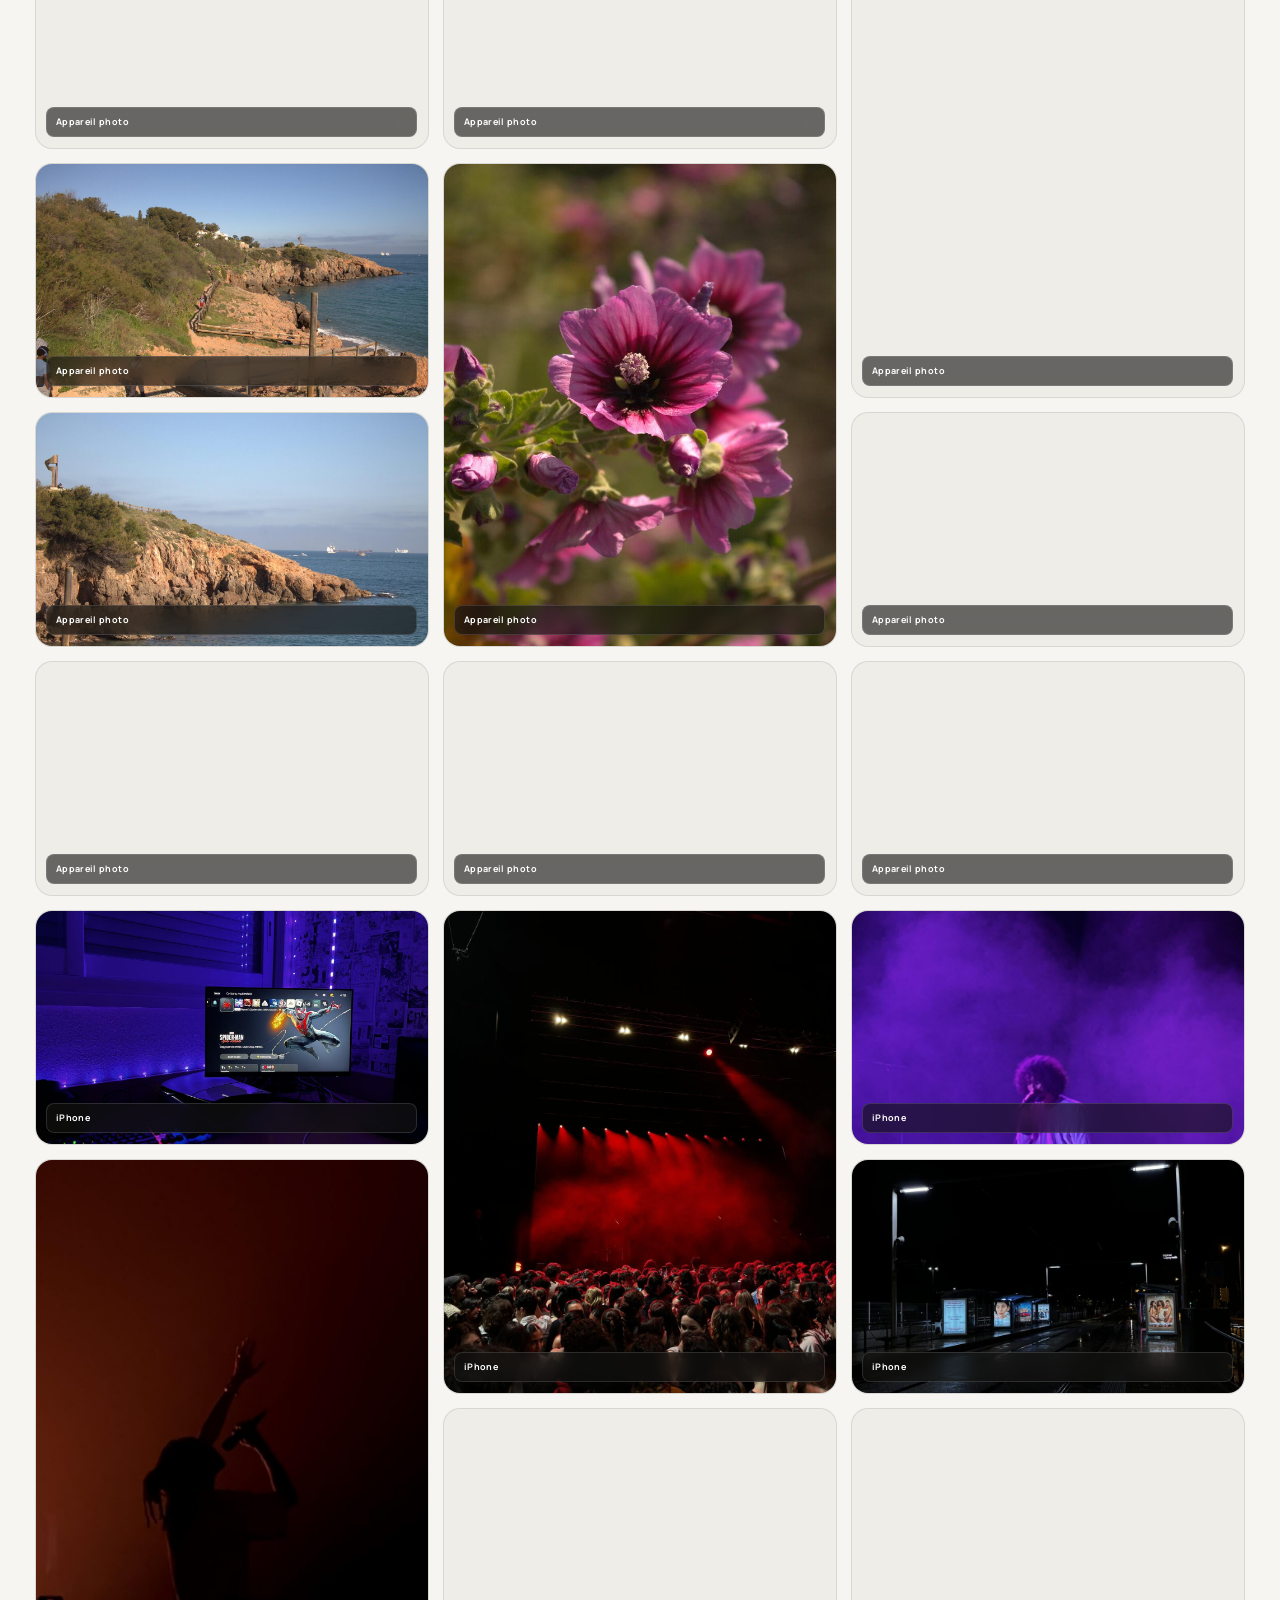
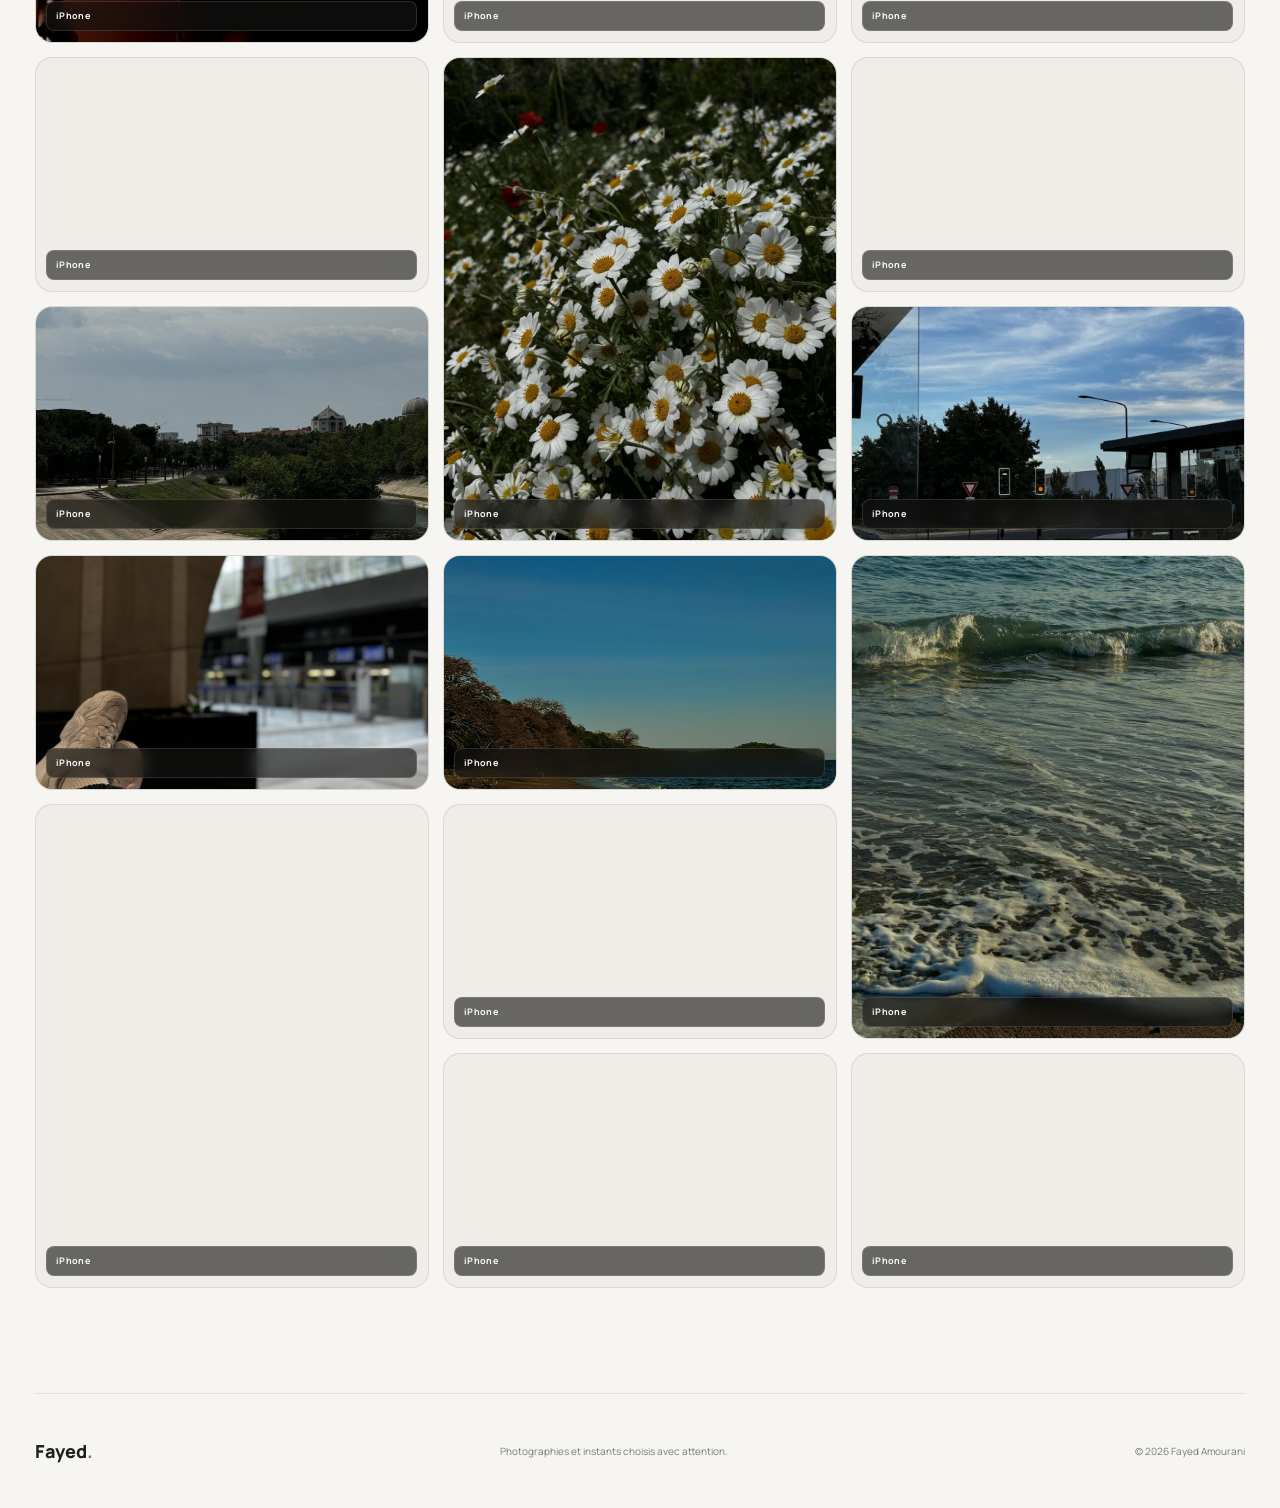
<file: projetperso/galerie.html>
<!DOCTYPE html>
<html lang="fr">
<head>
    <meta charset="UTF-8">
    <meta name="viewport" content="width=device-width, initial-scale=1.0">
    <meta name="description" content="Galerie photographique de Fayed Amourani : paysages et instants pris avec appareil photo ou iPhone.">
    <title>La galerie — Fayed Amourani</title>
    <link rel="stylesheet" type="text/css" href="css/main.css">
    <link rel="stylesheet" type="text/css" href="css/header.css">
    <link rel="stylesheet" type="text/css" href="css/gallery.css">
    <link rel="stylesheet" type="text/css" href="css/footer.css">
    <link rel="stylesheet" type="text/css" href="css/responsive.css">
    <link rel="stylesheet" href="https://cdnjs.cloudflare.com/ajax/libs/font-awesome/6.0.0/css/all.min.css">
    <link rel="preconnect" href="https://fonts.googleapis.com"><link rel="preconnect" href="https://fonts.gstatic.com" crossorigin><link href="https://fonts.googleapis.com/css2?family=DM+Serif+Display:ital@0;1&family=Manrope:wght@400;500;600;700;800&display=swap" rel="stylesheet">
    <link rel="stylesheet" href="css/redesign.css?v=journal-20260825">
</head>
<body class="galerie-page photo-premium photo-gallery-page">
    <div class="container">
        <header class="main-header">
            <a href="index.html" class="photo-brand"><span class="photo-brand-mark">f.</span><span class="photo-brand-name">Fayed <span>Amourani</span></span></a>
            <nav class="nav-menu" id="photo-navigation" aria-label="Navigation photographique">
                <ul>
                    <li><a href="index.html">Accueil</a></li>
                    <li><a href="photographie.html">Photographie</a></li>
                    <li><a href="galerie.html" class="active">Galerie</a></li>
                    <li><a href="personnalisation.html">Studio</a></li>
                </ul>
            </nav>
            <div class="photo-header-actions"><a href="../index.html" class="photo-portfolio-link"><i class="fas fa-arrow-left"></i><span>Portfolio</span></a><button id="theme-toggle" class="theme-toggle" type="button" aria-label="Changer le thème"><i class="fas fa-moon"></i></button><button class="photo-menu-toggle" type="button" aria-label="Ouvrir le menu" aria-controls="photo-navigation" aria-expanded="false"><i class="fas fa-bars"></i></button></div>
        </header>

        <main class="main-content">
            <section class="photo-page-heading"><span class="photo-eyebrow">Collection 02 — L'instant, partout</span><h1>Tout ce que<br>j'ai eu envie <span>de garder.</span></h1><p class="gallery-intro">Une galerie libre où se croisent appareil photo et iPhone. Des images spontanées, des détails et quelques souvenirs.</p></section>
            <div class="photo-gallery-toolbar"><div class="gallery-filters" id="gallery-filters"><button class="filter-btn active" data-filter="all" type="button">Toutes les images</button><button class="filter-btn" data-filter="camera" type="button"><i class="fas fa-camera"></i> Appareil photo</button><button class="filter-btn" data-filter="phone" type="button"><i class="fas fa-mobile-screen"></i> iPhone</button></div><span class="photo-gallery-count"><strong data-photo-count data-photo-scope="all">53</strong> images</span></div>
            <div class="gallery" id="gallery-grid" data-page="galerie"></div>
        </main>

        <footer class="main-footer">
            <a href="index.html" class="photo-footer-brand">Fayed<span>.</span></a><p>Photographies et instants choisis avec attention.</p><span>© 2026 Fayed Amourani</span>
        </footer>
    </div>
    <script src="js/theme.js"></script>
    <script src="js/photo-data.js"></script>
    <script src="js/gallery-loader.js"></script>
    <script src="js/ui-behavior.js"></script>
    <script src="js/redesign.js?v=journal-20260825"></script>
</body>
</html>
</file>
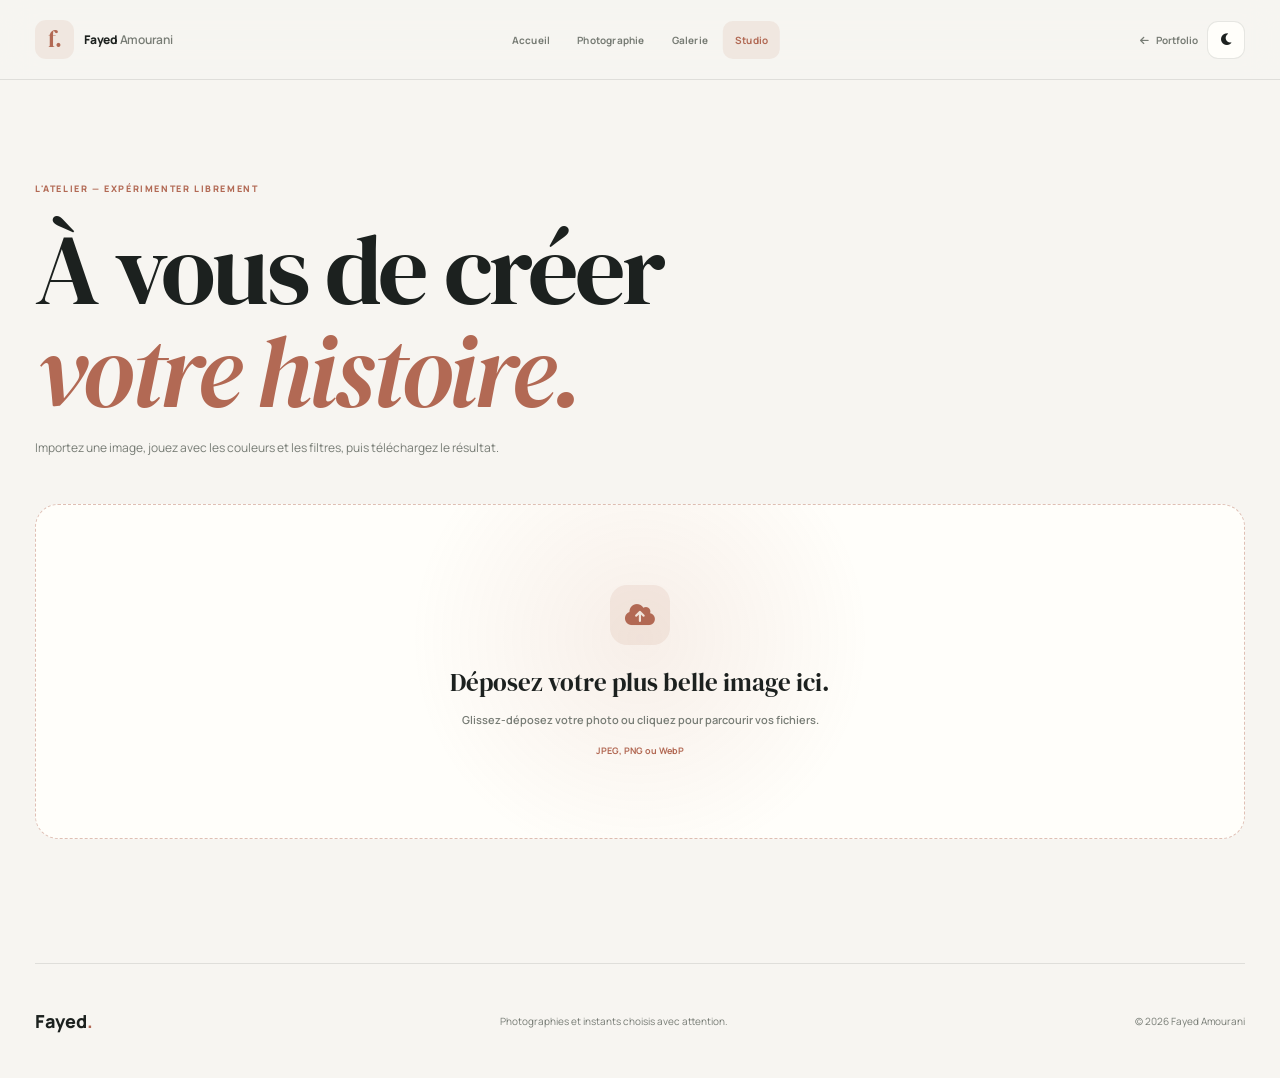
<file: projetperso/personnalisation.html>
<!DOCTYPE html>
<html lang="fr">
<head>
    <meta charset="UTF-8">
    <meta name="viewport" content="width=device-width, initial-scale=1.0">
    <meta name="description" content="Studio créatif de Fayed Amourani : modifiez, personnalisez et téléchargez vos photographies.">
    <title>Le studio créatif — Fayed Amourani</title>
    <link rel="stylesheet" href="css/main.css">
    <link rel="stylesheet" href="css/header.css">
    <link rel="stylesheet" href="css/personnalisation.css">
    <link rel="stylesheet" href="css/footer.css">
    <link rel="stylesheet" href="css/responsive.css">
    <link rel="stylesheet" href="https://cdnjs.cloudflare.com/ajax/libs/font-awesome/6.0.0/css/all.min.css">
    <link rel="preconnect" href="https://fonts.googleapis.com"><link rel="preconnect" href="https://fonts.gstatic.com" crossorigin><link href="https://fonts.googleapis.com/css2?family=DM+Serif+Display:ital@0;1&family=Manrope:wght@400;500;600;700;800&display=swap" rel="stylesheet">
    <link rel="stylesheet" href="css/redesign.css?v=journal-20260825">
</head>
<body class="photo-premium photo-editor-page">
    <div class="container">
        <header class="main-header">
            <a href="index.html" class="photo-brand"><span class="photo-brand-mark">f.</span><span class="photo-brand-name">Fayed <span>Amourani</span></span></a>
            <nav class="nav-menu" id="photo-navigation" aria-label="Navigation photographique">
                <ul>
                    <li><a href="index.html">Accueil</a></li>
                    <li><a href="photographie.html">Photographie</a></li>
                    <li><a href="galerie.html">Galerie</a></li>
                    <li><a href="personnalisation.html" class="active">Studio</a></li>
                </ul>
            </nav>
            <div class="photo-header-actions"><a href="../index.html" class="photo-portfolio-link"><i class="fas fa-arrow-left"></i><span>Portfolio</span></a><button id="theme-toggle" class="theme-toggle" type="button" aria-label="Changer le thème"><i class="fas fa-moon"></i></button><button class="photo-menu-toggle" type="button" aria-label="Ouvrir le menu" aria-controls="photo-navigation" aria-expanded="false"><i class="fas fa-bars"></i></button></div>
        </header>

        <main class="main-content">
            <section class="photo-page-heading"><span class="photo-eyebrow">L'atelier — Expérimenter librement</span><h1>À vous de créer<br><span>votre histoire.</span></h1><p class="gallery-intro">Importez une image, jouez avec les couleurs et les filtres, puis téléchargez le résultat.</p></section>
            <div class="editor-container">
                <div class="upload-section">
                    <div class="upload-area" id="uploadArea">
                        <i class="fas fa-cloud-upload-alt"></i>
                        <strong>Déposez votre plus belle image ici.</strong>
                        <p>Glissez-déposez votre photo ou cliquez pour parcourir vos fichiers.</p>
                        <span class="photo-upload-hint">JPEG, PNG ou WebP</span>
                        <input type="file" id="imageInput" accept="image/*" hidden>
                    </div>
                </div>

                <div class="editor-wrapper" id="editorWrapper" style="display: none;">
                    <div class="canvas-container">
                        <canvas id="imageCanvas"></canvas>
                    </div>

                    <div class="controls-panel">
                        <div class="control-group">
                            <h3><i class="fas fa-sliders-h"></i> Ajustements</h3>
                            
                            <div class="control-item">
                                <label>Luminosité</label>
                                <input type="range" id="brightness" min="0" max="200" value="100">
                                <span id="brightnessValue">100%</span>
                            </div>

                            <div class="control-item">
                                <label>Contraste</label>
                                <input type="range" id="contrast" min="0" max="200" value="100">
                                <span id="contrastValue">100%</span>
                            </div>

                            <div class="control-item">
                                <label>Saturation</label>
                                <input type="range" id="saturation" min="0" max="200" value="100">
                                <span id="saturationValue">100%</span>
                            </div>

                            <div class="control-item">
                                <label>Teinte</label>
                                <input type="range" id="hue" min="0" max="360" value="0">
                                <span id="hueValue">0°</span>
                            </div>

                            <div class="control-item">
                                <label>Flou</label>
                                <input type="range" id="blur" min="0" max="10" value="0" step="0.1">
                                <span id="blurValue">0px</span>
                            </div>
                        </div>

                        <div class="control-group">
                            <h3><i class="fas fa-magic"></i> Filtres</h3>
                            <div class="filters-grid">
                                <button class="filter-btn" data-filter="none">Aucun</button>
                                <button class="filter-btn" data-filter="grayscale">Gris</button>
                                <button class="filter-btn" data-filter="sepia">Sépia</button>
                                <button class="filter-btn" data-filter="vintage">Vintage</button>
                                <button class="filter-btn" data-filter="cool">Froid</button>
                                <button class="filter-btn" data-filter="warm">Chaud</button>
                            </div>
                        </div>

                        <div class="control-group">
                            <h3><i class="fas fa-redo"></i> Transformations</h3>
                            <div class="transform-buttons">
                                <button id="rotateLeft" class="action-btn">
                                    <i class="fas fa-undo"></i> Rotation gauche
                                </button>
                                <button id="rotateRight" class="action-btn">
                                    <i class="fas fa-redo"></i> Rotation droite
                                </button>
                                <button id="flipHorizontal" class="action-btn">
                                    <i class="fas fa-arrows-alt-h"></i> Miroir H
                                </button>
                                <button id="flipVertical" class="action-btn">
                                    <i class="fas fa-arrows-alt-v"></i> Miroir V
                                </button>
                            </div>
                        </div>

                        <div class="control-group">
                            <h3><i class="fas fa-tools"></i> Actions</h3>
                            <div class="eyedropper-block">
                                <button id="eyedropperBtn" class="action-btn eyedropper" type="button">
                                    <i class="fas fa-eye-dropper"></i> Pipette
                                </button>
                                <div class="picked-color-info">
                                    <span id="pickedColorHex">HEX: --</span>
                                    <span id="pickedColorRgb">RGB: --</span>
                                </div>
                                <div id="pickedColorPreview" class="picked-color-preview" aria-label="Couleur sélectionnée"></div>
                            </div>
                            <div class="action-buttons">
                                <button id="resetBtn" class="action-btn reset">
                                    <i class="fas fa-undo-alt"></i> Réinitialiser
                                </button>
                                <button id="downloadBtn" class="action-btn download">
                                    <i class="fas fa-download"></i> Télécharger
                                </button>
                            </div>
                        </div>
                    </div>
                </div>
            </div>
        </main>

        <footer class="main-footer">
            <a href="index.html" class="photo-footer-brand">Fayed<span>.</span></a><p>Photographies et instants choisis avec attention.</p><span>© 2026 Fayed Amourani</span>
        </footer>
    </div>
    <script src="js/theme.js"></script>
    <script src="js/personnalisation.js"></script>
    <script src="js/ui-behavior.js"></script>
    <script src="js/redesign.js?v=journal-20260825"></script>
</body>
</html>
</file>
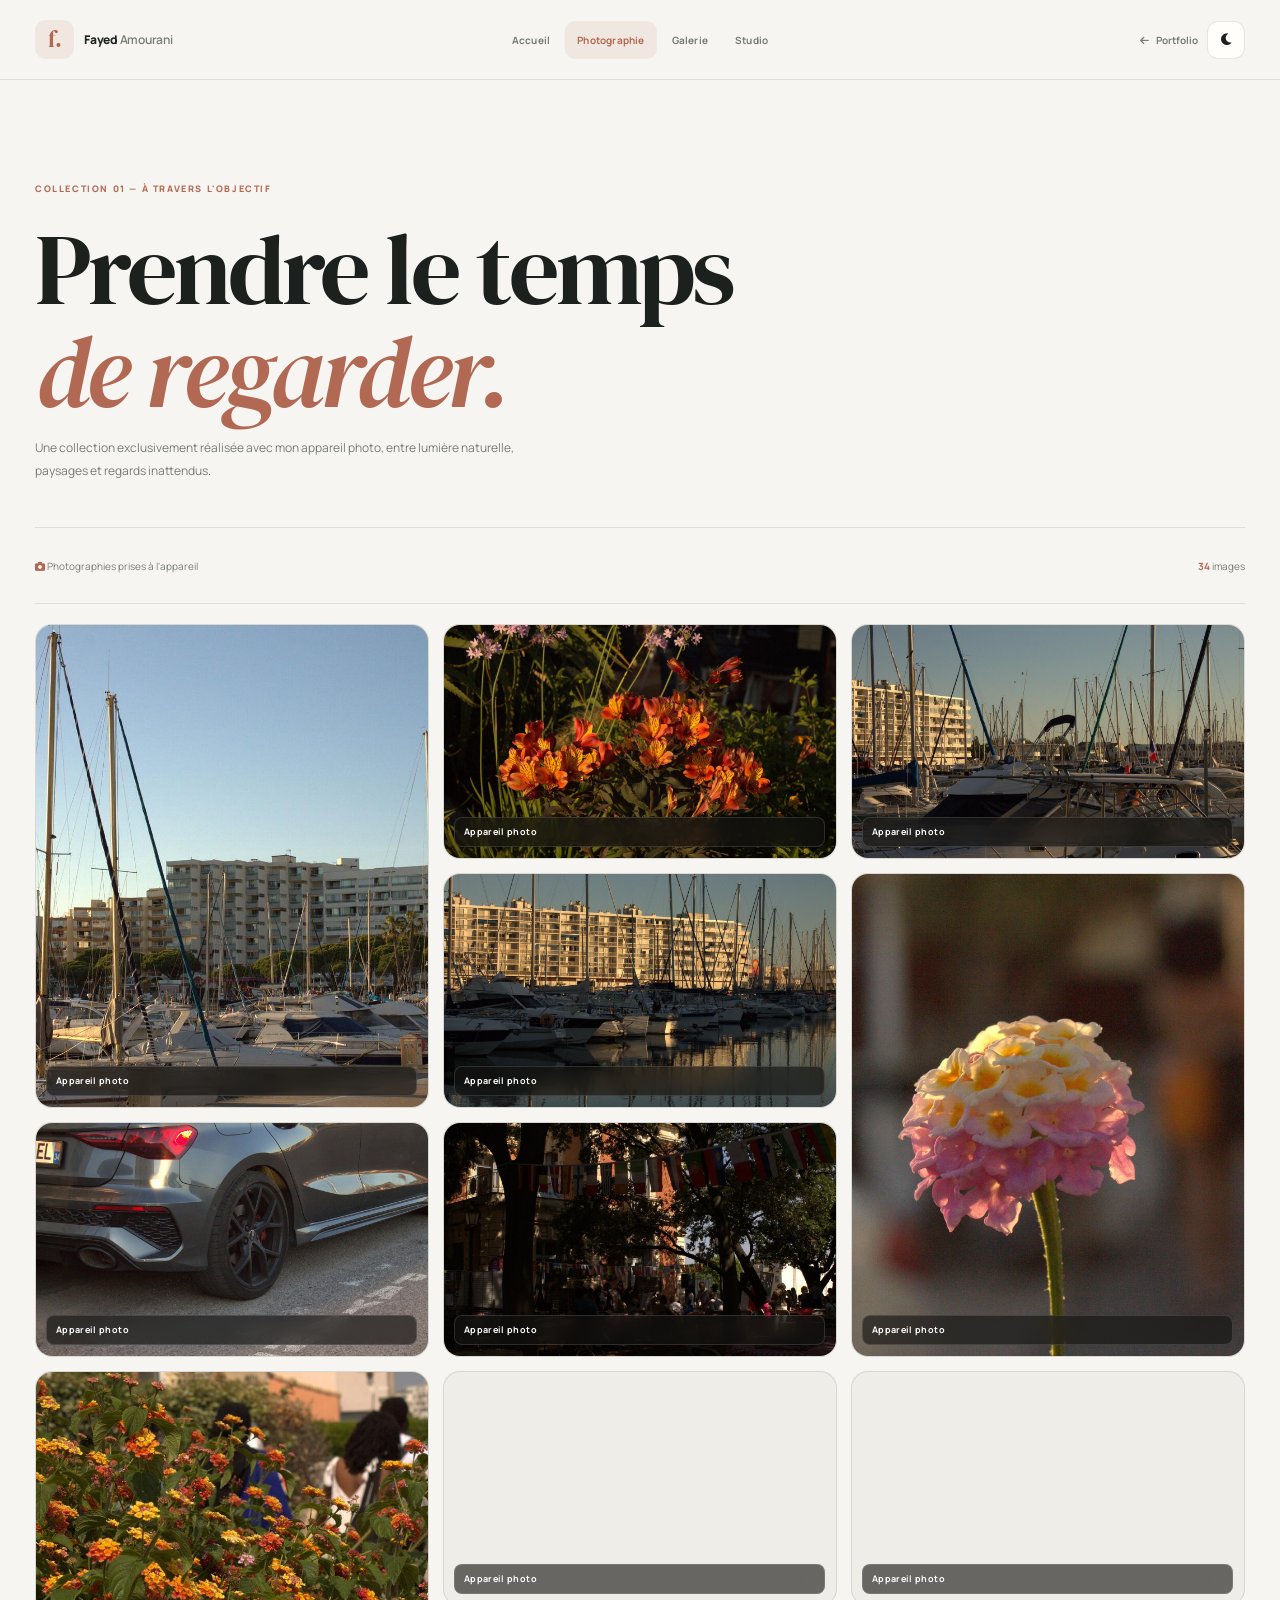
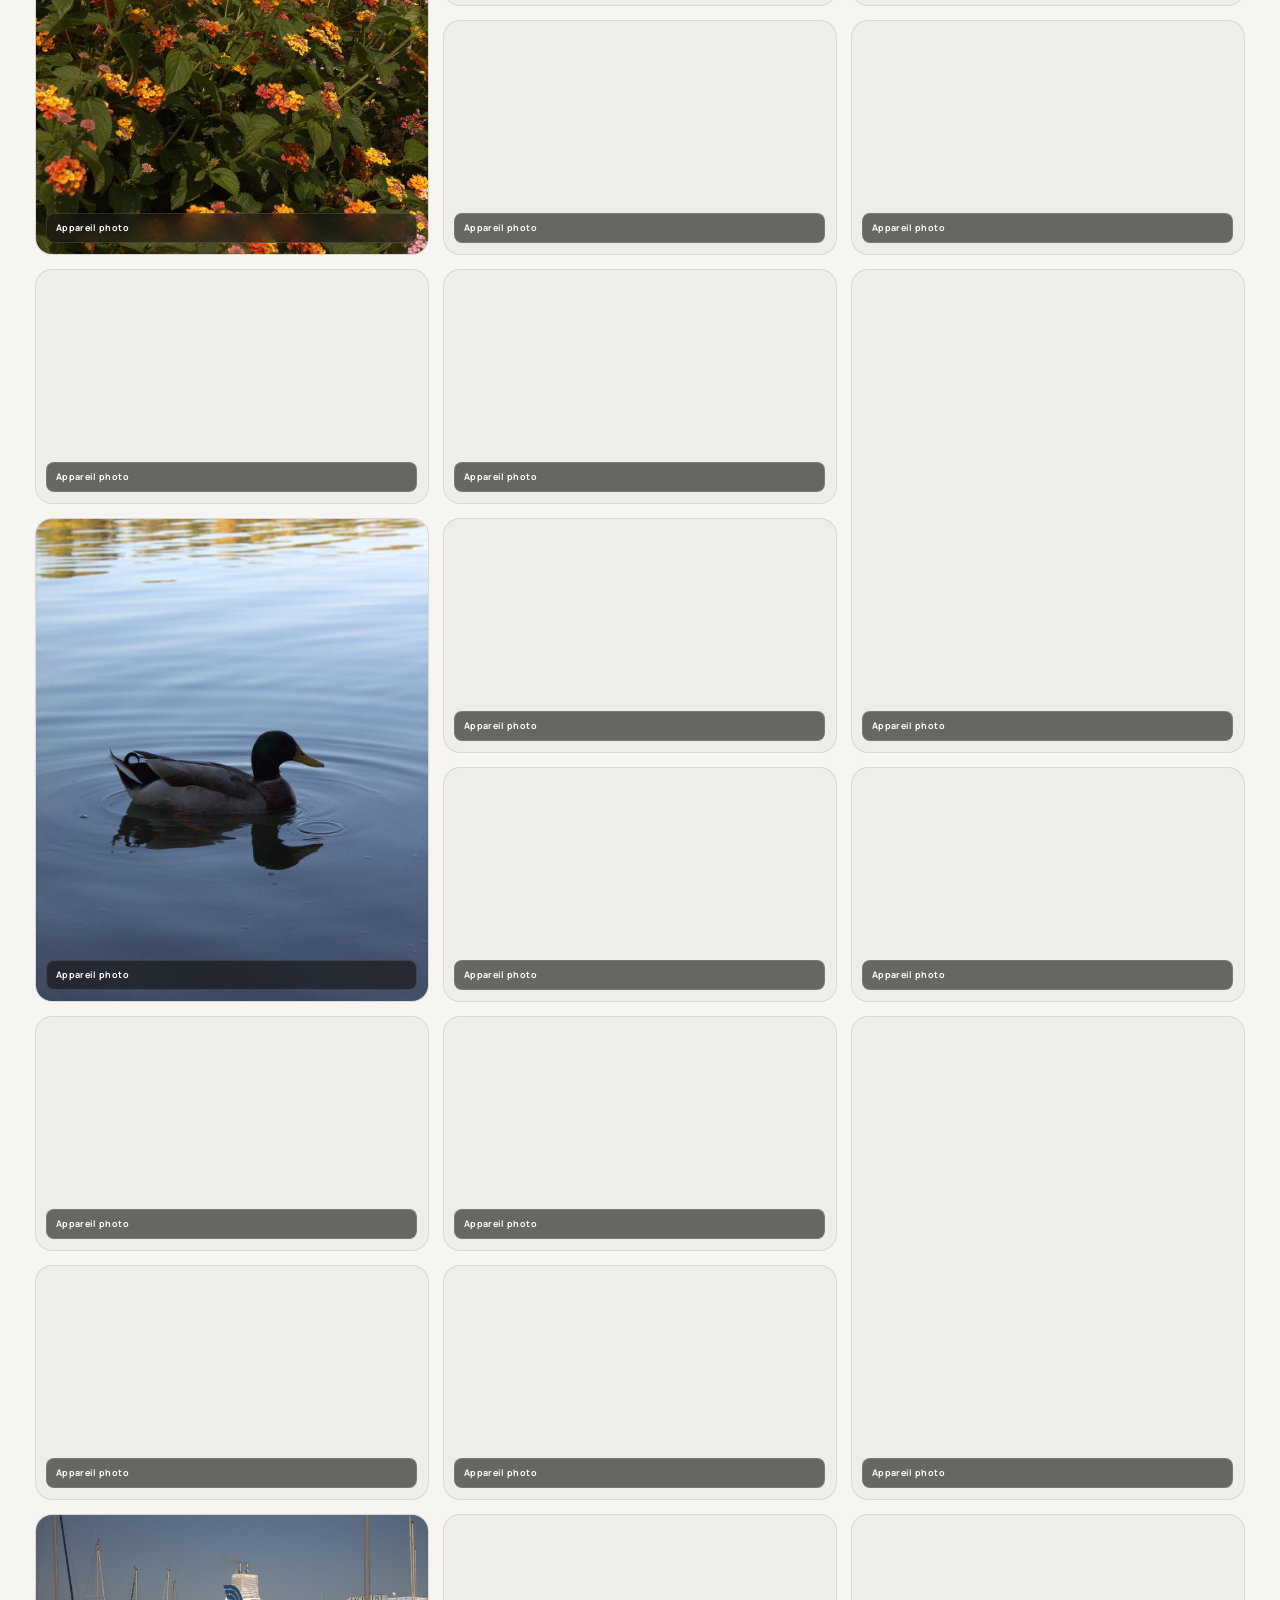
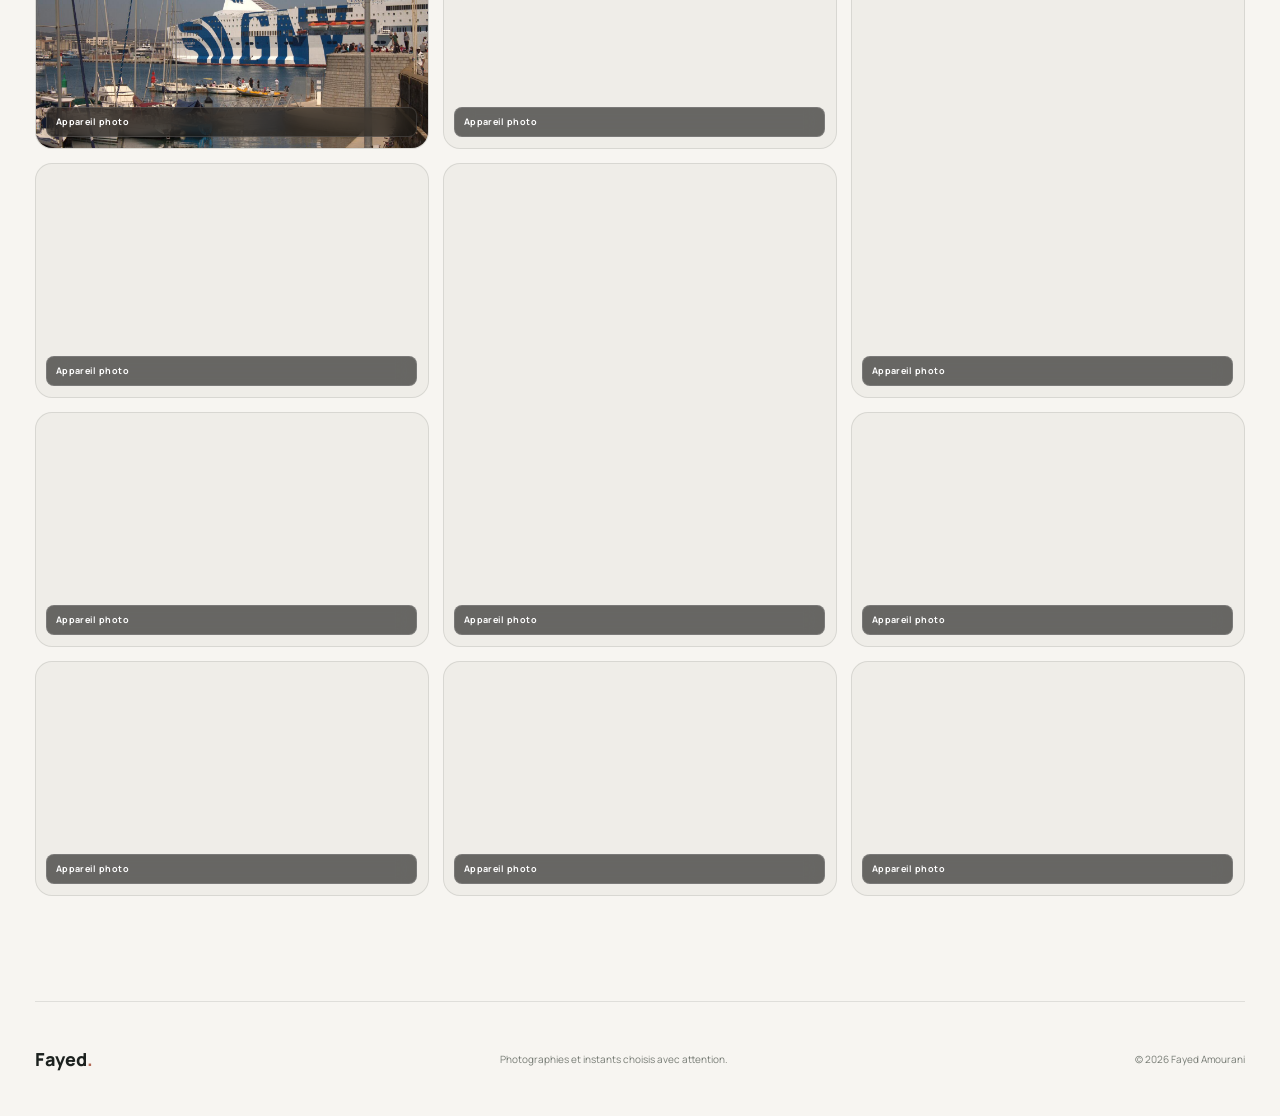
<file: projetperso/photographie.html>
<!DOCTYPE html>
<html lang="fr">
<head>
    <meta charset="UTF-8">
    <meta name="viewport" content="width=device-width, initial-scale=1.0">
    <meta name="description" content="Collection photographique réalisée à l'appareil photo par Fayed Amourani.">
    <title>Photographie — Fayed Amourani</title>
    <link rel="stylesheet" type="text/css" href="css/main.css">
    <link rel="stylesheet" type="text/css" href="css/header.css">
    <link rel="stylesheet" type="text/css" href="css/gallery.css">
    <link rel="stylesheet" type="text/css" href="css/footer.css">
    <link rel="stylesheet" type="text/css" href="css/responsive.css">
    <link rel="stylesheet" href="https://cdnjs.cloudflare.com/ajax/libs/font-awesome/6.0.0/css/all.min.css">
    <link rel="preconnect" href="https://fonts.googleapis.com"><link rel="preconnect" href="https://fonts.gstatic.com" crossorigin><link href="https://fonts.googleapis.com/css2?family=DM+Serif+Display:ital@0;1&family=Manrope:wght@400;500;600;700;800&display=swap" rel="stylesheet">
    <link rel="stylesheet" href="css/redesign.css?v=journal-20260825">
</head>
<body class="photographie-page photo-premium photo-gallery-page photo-camera-page">
    <div class="container">
        <header class="main-header">
            <a href="index.html" class="photo-brand"><span class="photo-brand-mark">f.</span><span class="photo-brand-name">Fayed <span>Amourani</span></span></a>
            <nav class="nav-menu" id="photo-navigation" aria-label="Navigation photographique">
                <ul>
                    <li><a href="index.html">Accueil</a></li>
                    <li><a href="photographie.html" class="active">Photographie</a></li>
                    <li><a href="galerie.html">Galerie</a></li>
                    <li><a href="personnalisation.html">Studio</a></li>
                </ul>
            </nav>
            <div class="photo-header-actions"><a href="../index.html" class="photo-portfolio-link"><i class="fas fa-arrow-left"></i><span>Portfolio</span></a><button id="theme-toggle" class="theme-toggle" type="button" aria-label="Changer le thème"><i class="fas fa-moon"></i></button><button class="photo-menu-toggle" type="button" aria-label="Ouvrir le menu" aria-controls="photo-navigation" aria-expanded="false"><i class="fas fa-bars"></i></button></div>
        </header>

        <main class="main-content">
            <section class="photo-page-heading"><span class="photo-eyebrow">Collection 01 — À travers l'objectif</span><h1>Prendre le temps<br><span>de regarder.</span></h1><p class="gallery-intro">Une collection exclusivement réalisée avec mon appareil photo, entre lumière naturelle, paysages et regards inattendus.</p></section>
            <div class="photo-gallery-toolbar"><span class="photo-collection-note"><i class="fas fa-camera"></i> Photographies prises à l'appareil</span><span class="photo-gallery-count"><strong data-photo-count data-photo-scope="camera">34</strong> images</span></div>
            <div class="gallery" id="gallery-grid" data-page="photographie"></div>
        </main>

        <footer class="main-footer">
            <a href="index.html" class="photo-footer-brand">Fayed<span>.</span></a><p>Photographies et instants choisis avec attention.</p><span>© 2026 Fayed Amourani</span>
        </footer>
    </div>
    <script src="js/theme.js"></script>
    <script src="js/photo-data.js"></script>
    <script src="js/gallery-loader.js"></script>
    <script src="js/ui-behavior.js"></script>
    <script src="js/redesign.js?v=journal-20260825"></script>
</body>
</html>
</file>
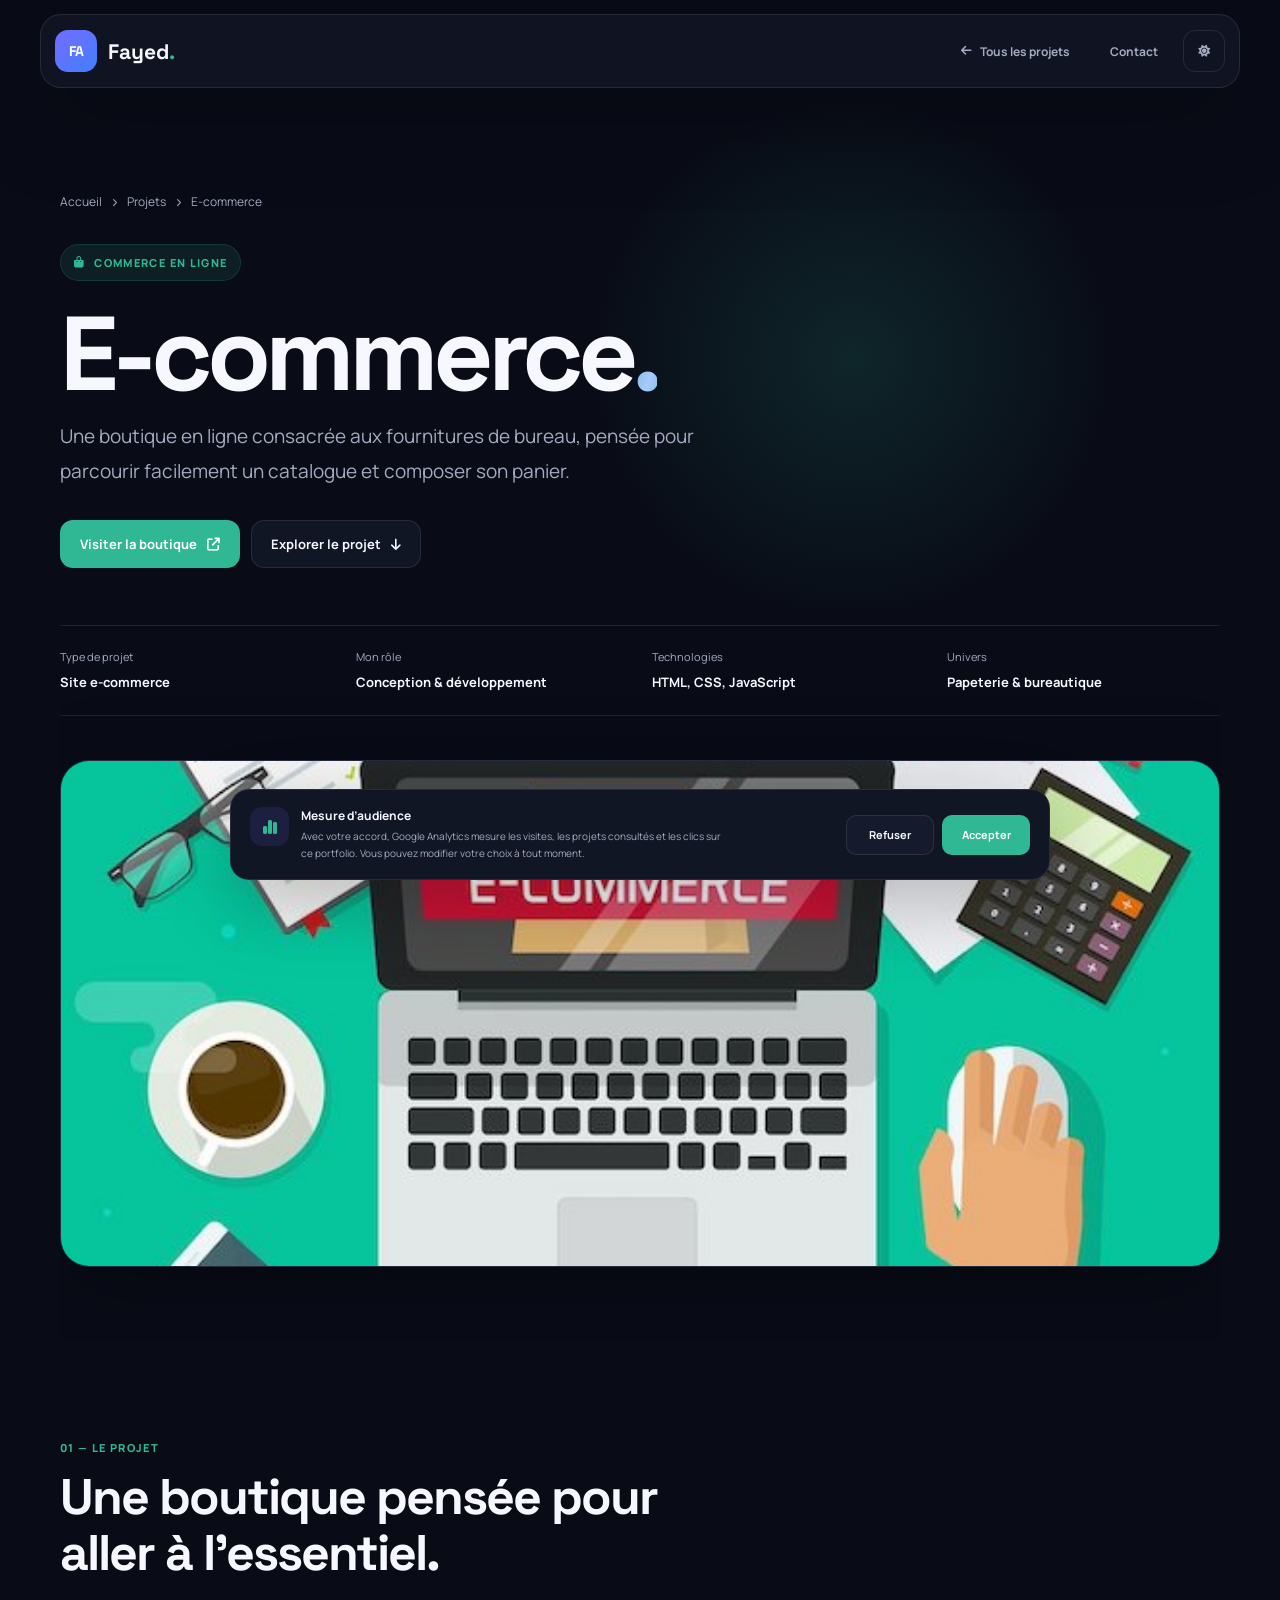
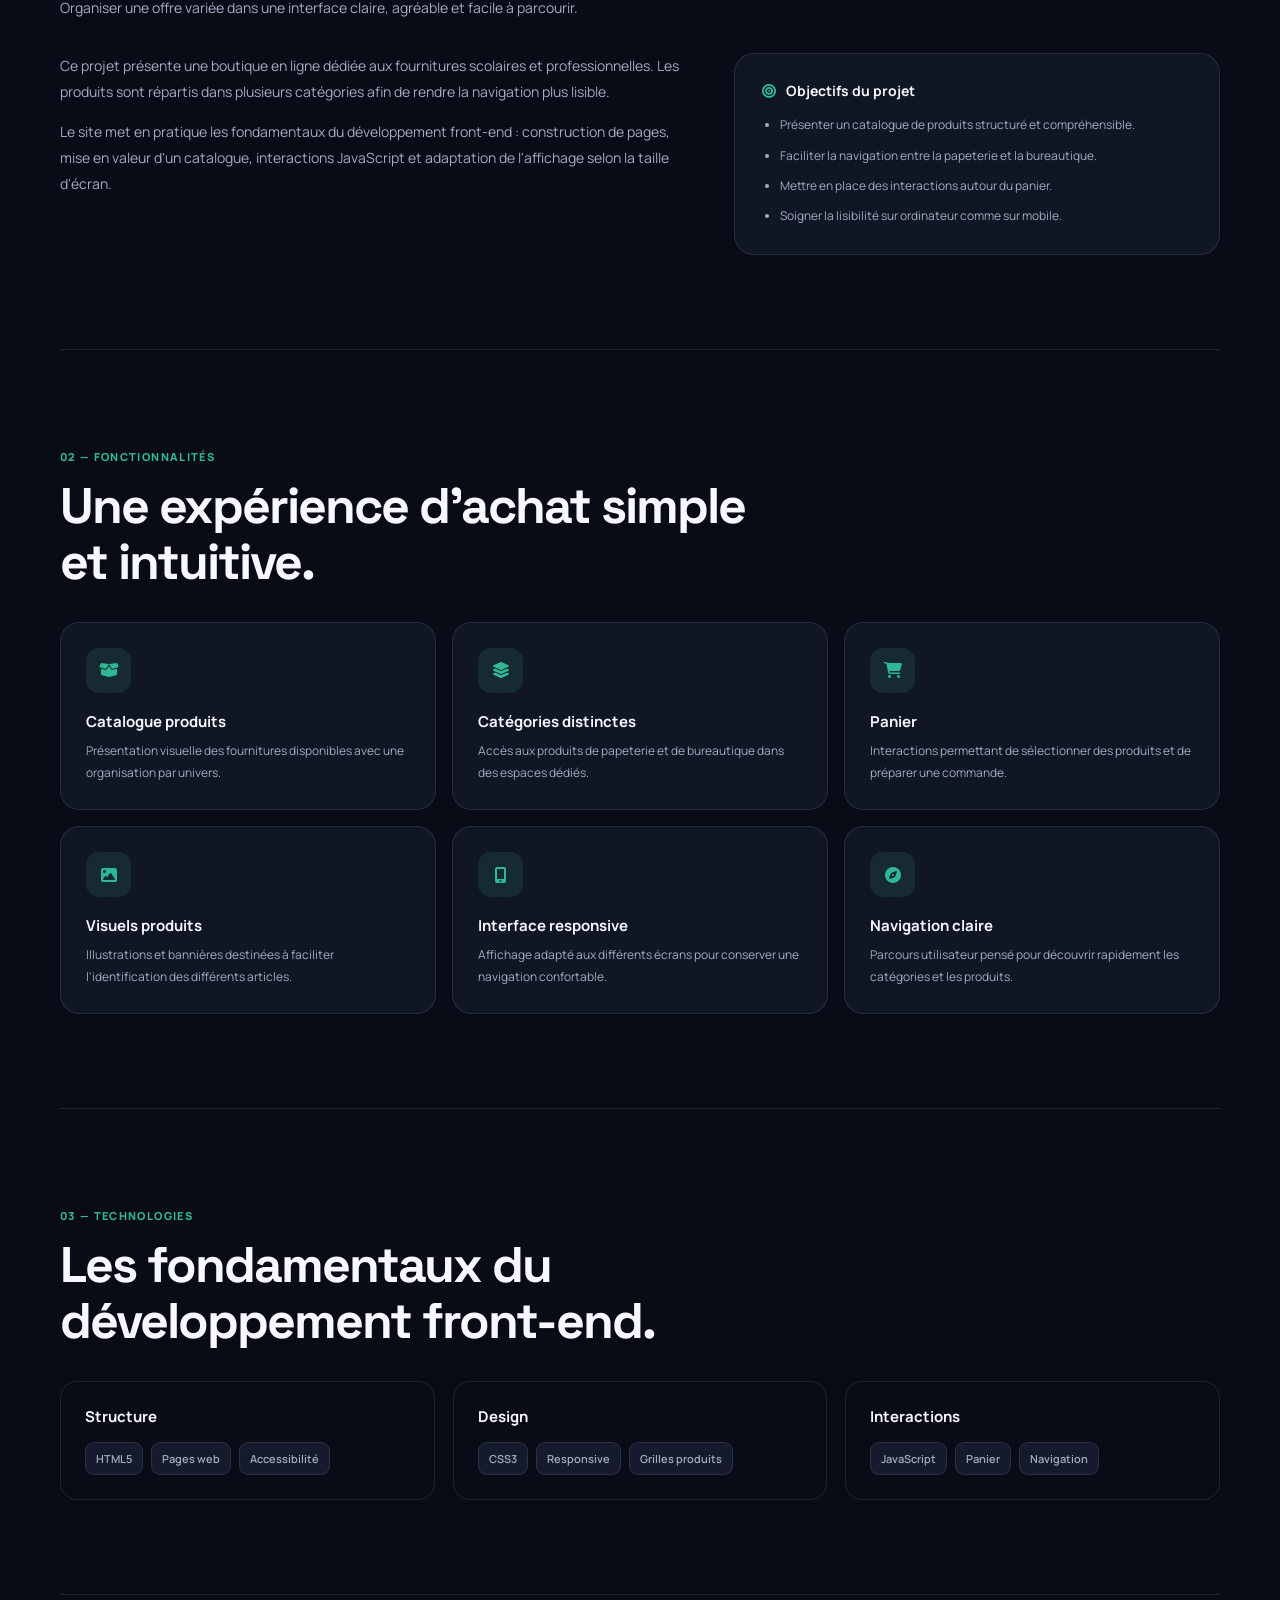
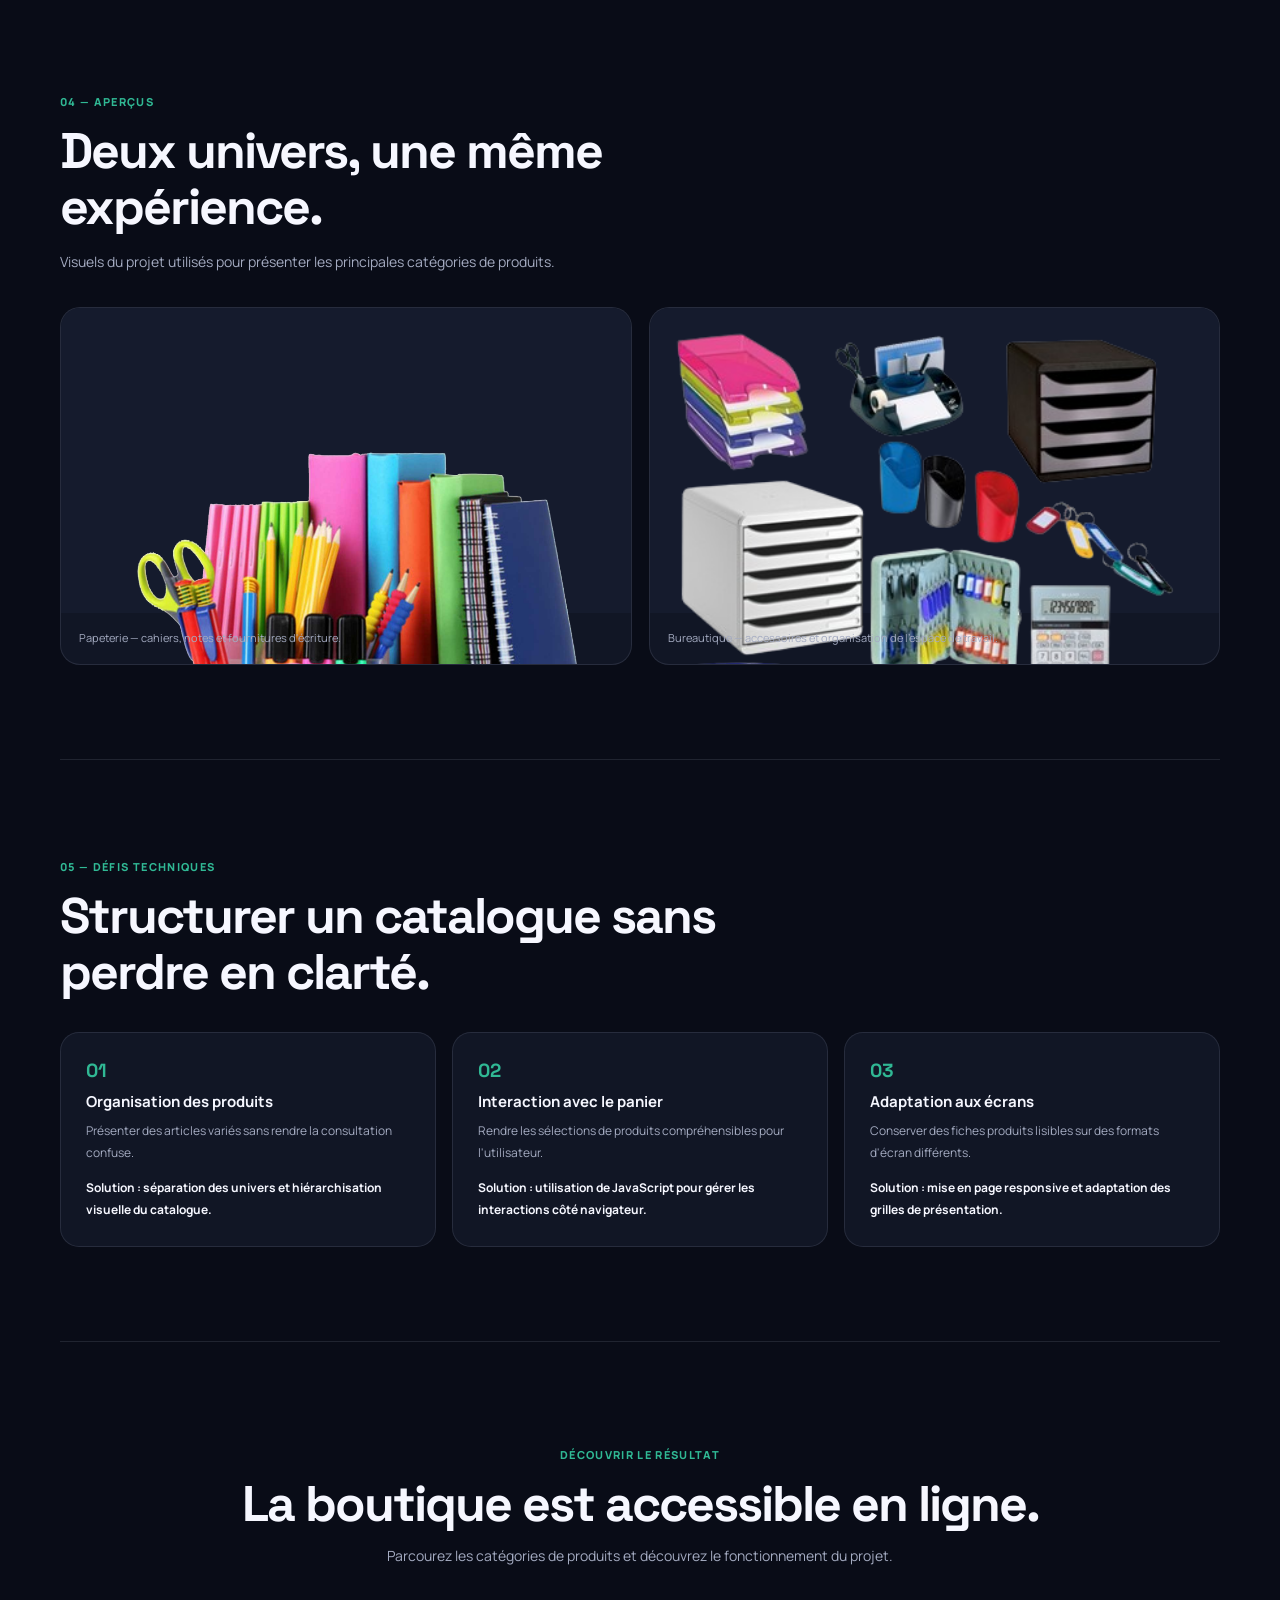
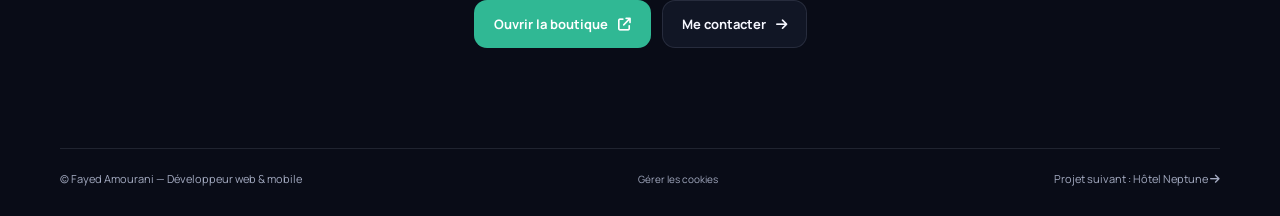
<file: projets/ecommerce.html>
<!DOCTYPE html>
<html lang="fr" data-theme="dark">
<head>
    <meta charset="UTF-8">
    <meta name="viewport" content="width=device-width, initial-scale=1.0">
    <meta name="description" content="Découvrez le projet e-commerce de Fayed Amourani : catalogue de fournitures de bureau, navigation par catégories et panier développés en HTML, CSS et JavaScript.">
    <meta name="theme-color" content="#090c17">
    <title>E-commerce — Projet de Fayed Amourani</title>
    <script>try{document.documentElement.setAttribute("data-theme",localStorage.getItem("theme")||"dark")}catch(error){document.documentElement.setAttribute("data-theme","dark")}</script>
    <link rel="icon" type="image/jpeg" href="../images/logo portfolio AMOURANI Fayed.jpg">
    <link rel="preconnect" href="https://fonts.googleapis.com">
    <link rel="preconnect" href="https://fonts.gstatic.com" crossorigin>
    <link href="https://fonts.googleapis.com/css2?family=Manrope:wght@400;500;600;700;800&family=Space+Grotesk:wght@400;500;600;700&display=swap" rel="stylesheet">
    <link rel="stylesheet" href="https://cdnjs.cloudflare.com/ajax/libs/font-awesome/6.4.0/css/all.min.css">
    <link rel="stylesheet" href="../css/project-details.css?v=projets-cv-mobile-20260825">
    <link rel="stylesheet" href="../css/analytics.css?v=analytics-qr-20260825">
    <link rel="stylesheet" href="../css/motion.css?v=motion-sans-halo-20260825">
</head>
<body class="project-ecommerce" data-project-name="E-commerce">
    <nav class="detail-nav" aria-label="Navigation du projet">
        <a href="../index.html" class="detail-brand" aria-label="Retour au portfolio de Fayed Amourani"><span class="detail-monogram">FA</span><span class="detail-brand-name">Fayed<span>.</span></span></a>
        <div class="detail-nav-actions"><a href="../index.html#projets" class="detail-nav-link"><i class="fas fa-arrow-left"></i><span class="nav-back-label">Tous les projets</span></a><a href="../index.html#contact" class="detail-nav-link">Contact</a><button class="detail-theme-toggle" type="button" aria-label="Changer le thème"><i class="fas fa-sun"></i></button></div>
    </nav>

    <main>
        <section class="project-hero detail-container">
            <div class="breadcrumb"><a href="../index.html">Accueil</a><i class="fas fa-chevron-right"></i><a href="../index.html#projets">Projets</a><i class="fas fa-chevron-right"></i><span>E-commerce</span></div>
            <span class="project-pill"><i class="fas fa-bag-shopping"></i> Commerce en ligne</span>
            <h1>E-commerce<span>.</span></h1>
            <p class="project-intro">Une boutique en ligne consacrée aux fournitures de bureau, pensée pour parcourir facilement un catalogue et composer son panier.</p>
            <div class="hero-actions"><a href="../ecommerce/index.html" target="_blank" rel="noopener noreferrer" class="detail-button detail-button-primary">Visiter la boutique <i class="fas fa-arrow-up-right-from-square"></i></a><a href="#fonctionnalites" class="detail-button detail-button-secondary">Explorer le projet <i class="fas fa-arrow-down"></i></a></div>
            <div class="project-meta-grid"><div class="meta-item"><span>Type de projet</span><strong>Site e-commerce</strong></div><div class="meta-item"><span>Mon rôle</span><strong>Conception & développement</strong></div><div class="meta-item"><span>Technologies</span><strong>HTML, CSS, JavaScript</strong></div><div class="meta-item"><span>Univers</span><strong>Papeterie & bureautique</strong></div></div>
            <div class="project-stage"><img src="../images/ecommerce.jpg" alt="Illustration du projet e-commerce consacré aux fournitures de bureau"></div>
        </section>

        <section class="detail-section detail-container">
            <div class="detail-section-heading"><span class="section-label">01 — Le projet</span><h2>Une boutique pensée pour aller à l'essentiel.</h2><p>Organiser une offre variée dans une interface claire, agréable et facile à parcourir.</p></div>
            <div class="overview-grid"><div class="overview-copy"><p>Ce projet présente une boutique en ligne dédiée aux fournitures scolaires et professionnelles. Les produits sont répartis dans plusieurs catégories afin de rendre la navigation plus lisible.</p><p>Le site met en pratique les fondamentaux du développement front-end : construction de pages, mise en valeur d'un catalogue, interactions JavaScript et adaptation de l'affichage selon la taille d'écran.</p></div><aside class="overview-callout"><strong><i class="fas fa-bullseye"></i> Objectifs du projet</strong><ul><li>Présenter un catalogue de produits structuré et compréhensible.</li><li>Faciliter la navigation entre la papeterie et la bureautique.</li><li>Mettre en place des interactions autour du panier.</li><li>Soigner la lisibilité sur ordinateur comme sur mobile.</li></ul></aside></div>
        </section>

        <section class="detail-section detail-container" id="fonctionnalites">
            <div class="detail-section-heading"><span class="section-label">02 — Fonctionnalités</span><h2>Une expérience d'achat simple et intuitive.</h2></div>
            <div class="features-grid"><article class="feature-card"><span class="feature-icon"><i class="fas fa-box-open"></i></span><h3>Catalogue produits</h3><p>Présentation visuelle des fournitures disponibles avec une organisation par univers.</p></article><article class="feature-card"><span class="feature-icon"><i class="fas fa-layer-group"></i></span><h3>Catégories distinctes</h3><p>Accès aux produits de papeterie et de bureautique dans des espaces dédiés.</p></article><article class="feature-card"><span class="feature-icon"><i class="fas fa-cart-shopping"></i></span><h3>Panier</h3><p>Interactions permettant de sélectionner des produits et de préparer une commande.</p></article><article class="feature-card"><span class="feature-icon"><i class="fas fa-image"></i></span><h3>Visuels produits</h3><p>Illustrations et bannières destinées à faciliter l'identification des différents articles.</p></article><article class="feature-card"><span class="feature-icon"><i class="fas fa-mobile-screen-button"></i></span><h3>Interface responsive</h3><p>Affichage adapté aux différents écrans pour conserver une navigation confortable.</p></article><article class="feature-card"><span class="feature-icon"><i class="fas fa-compass"></i></span><h3>Navigation claire</h3><p>Parcours utilisateur pensé pour découvrir rapidement les catégories et les produits.</p></article></div>
        </section>

        <section class="detail-section detail-container"><div class="detail-section-heading"><span class="section-label">03 — Technologies</span><h2>Les fondamentaux du développement front-end.</h2></div><div class="stack-layout"><article class="stack-group"><h3>Structure</h3><div class="stack-tags"><span>HTML5</span><span>Pages web</span><span>Accessibilité</span></div></article><article class="stack-group"><h3>Design</h3><div class="stack-tags"><span>CSS3</span><span>Responsive</span><span>Grilles produits</span></div></article><article class="stack-group"><h3>Interactions</h3><div class="stack-tags"><span>JavaScript</span><span>Panier</span><span>Navigation</span></div></article></div></section>

        <section class="detail-section detail-container"><div class="detail-section-heading"><span class="section-label">04 — Aperçus</span><h2>Deux univers, une même expérience.</h2><p>Visuels du projet utilisés pour présenter les principales catégories de produits.</p></div><div class="visual-grid"><figure class="visual-card"><div class="visual-image visual-image-contain"><img src="../ecommerce/Images/categories/papeterie-banner.png" alt="Visuel de la catégorie papeterie" loading="lazy"></div><figcaption class="visual-caption">Papeterie — cahiers, notes et fournitures d'écriture.</figcaption></figure><figure class="visual-card"><div class="visual-image visual-image-contain"><img src="../ecommerce/Images/categories/bureautique-banner.png" alt="Visuel de la catégorie bureautique" loading="lazy"></div><figcaption class="visual-caption">Bureautique — accessoires et organisation de l'espace de travail.</figcaption></figure></div></section>

        <section class="detail-section detail-container"><div class="detail-section-heading"><span class="section-label">05 — Défis techniques</span><h2>Structurer un catalogue sans perdre en clarté.</h2></div><div class="challenge-grid"><article class="challenge-card"><span class="challenge-index">01</span><h3>Organisation des produits</h3><p>Présenter des articles variés sans rendre la consultation confuse.<span class="challenge-solution">Solution : séparation des univers et hiérarchisation visuelle du catalogue.</span></p></article><article class="challenge-card"><span class="challenge-index">02</span><h3>Interaction avec le panier</h3><p>Rendre les sélections de produits compréhensibles pour l'utilisateur.<span class="challenge-solution">Solution : utilisation de JavaScript pour gérer les interactions côté navigateur.</span></p></article><article class="challenge-card"><span class="challenge-index">03</span><h3>Adaptation aux écrans</h3><p>Conserver des fiches produits lisibles sur des formats d'écran différents.<span class="challenge-solution">Solution : mise en page responsive et adaptation des grilles de présentation.</span></p></article></div></section>

        <section class="project-closing detail-container"><span class="section-label">Découvrir le résultat</span><h2>La boutique est accessible en ligne.</h2><p>Parcourez les catégories de produits et découvrez le fonctionnement du projet.</p><div class="closing-actions"><a href="../ecommerce/index.html" target="_blank" rel="noopener noreferrer" class="detail-button detail-button-primary">Ouvrir la boutique <i class="fas fa-arrow-up-right-from-square"></i></a><a href="../index.html#contact" class="detail-button detail-button-secondary">Me contacter <i class="fas fa-arrow-right"></i></a></div></section>
    </main>

    <footer class="detail-footer detail-container"><span>© Fayed Amourani — Développeur web & mobile</span><button type="button" class="analytics-preferences-link" data-analytics-preferences>Gérer les cookies</button><a href="hotel-neptune.html">Projet suivant : Hôtel Neptune <i class="fas fa-arrow-right"></i></a></footer>
    <button class="project-scroll-top" type="button" aria-label="Remonter en haut de la page"><i class="fas fa-arrow-up"></i></button>
    <script src="../js/project-details.js?v=projets-cv-mobile-20260825"></script>
    <script src="../js/analytics.js?v=analytics-qr-20260825"></script>
    <script src="../js/motion.js?v=motion-sans-halo-20260825"></script>
</body>
</html>
</file>
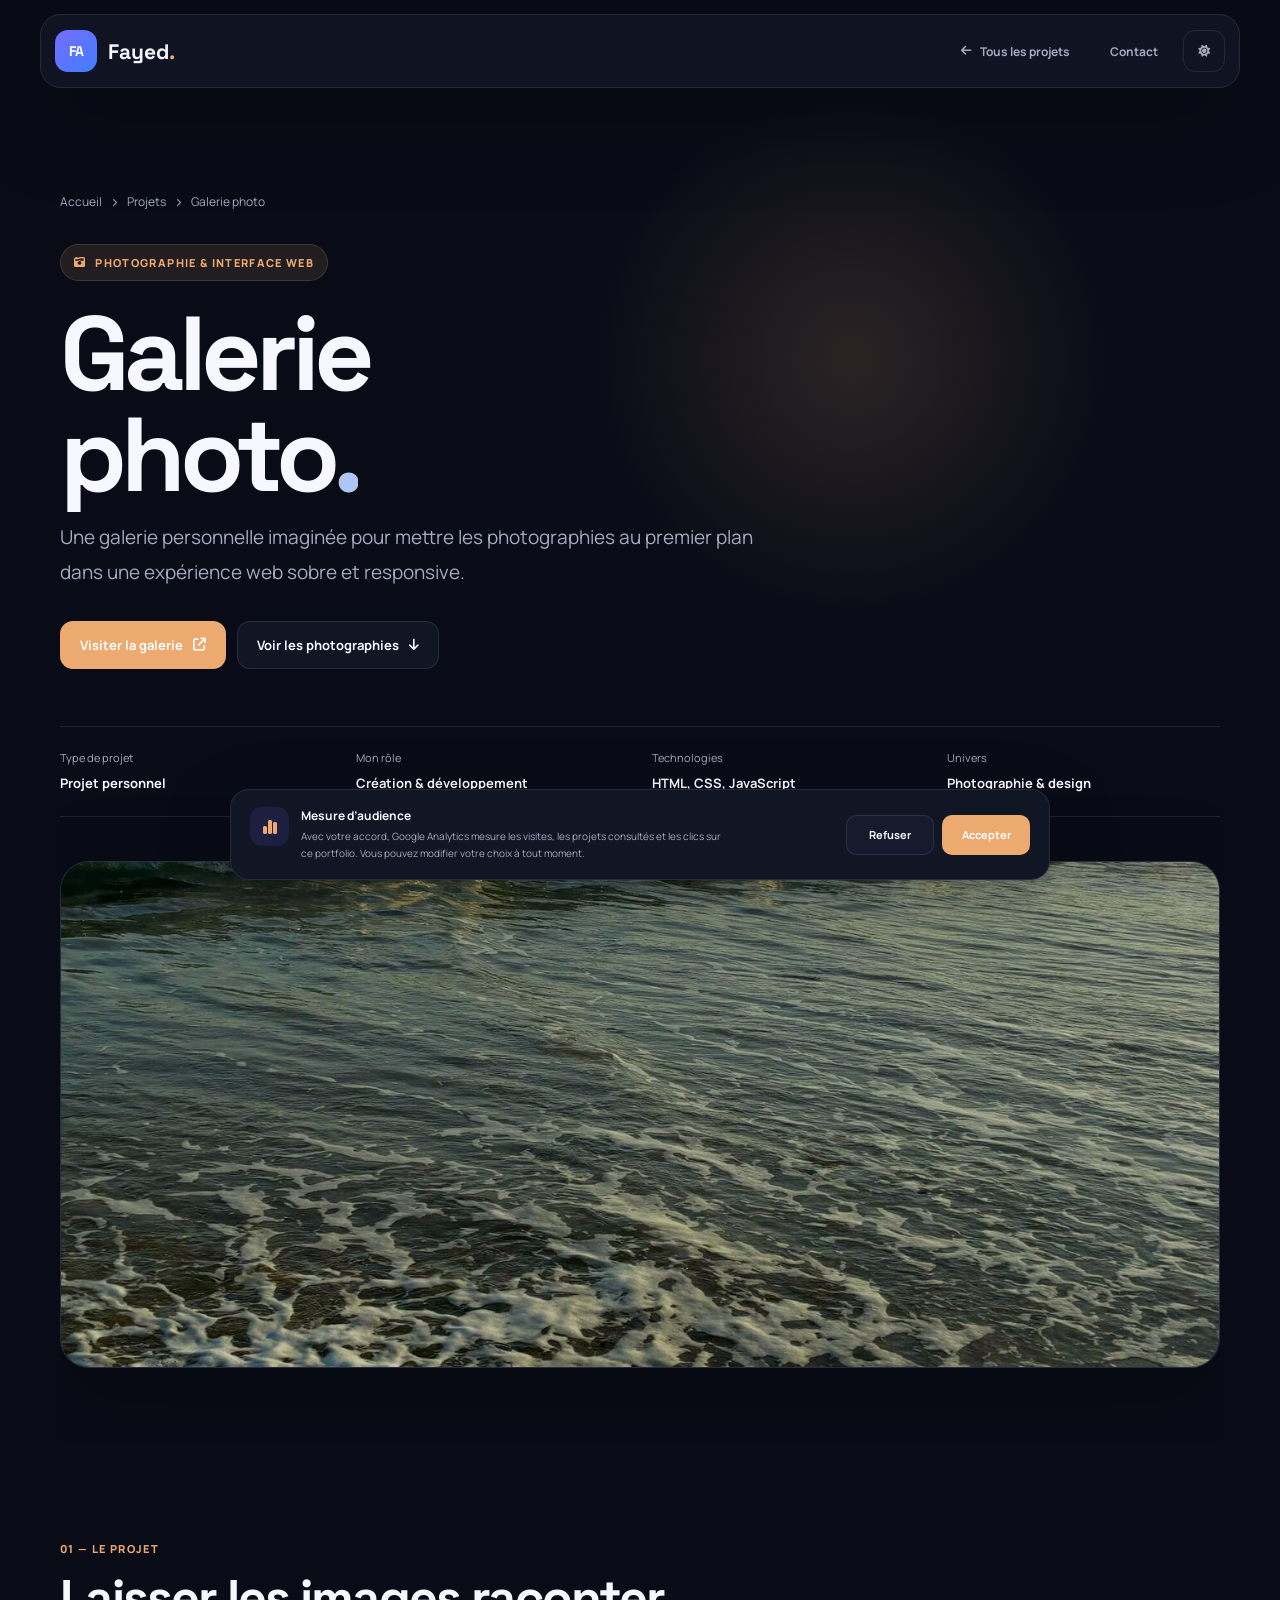
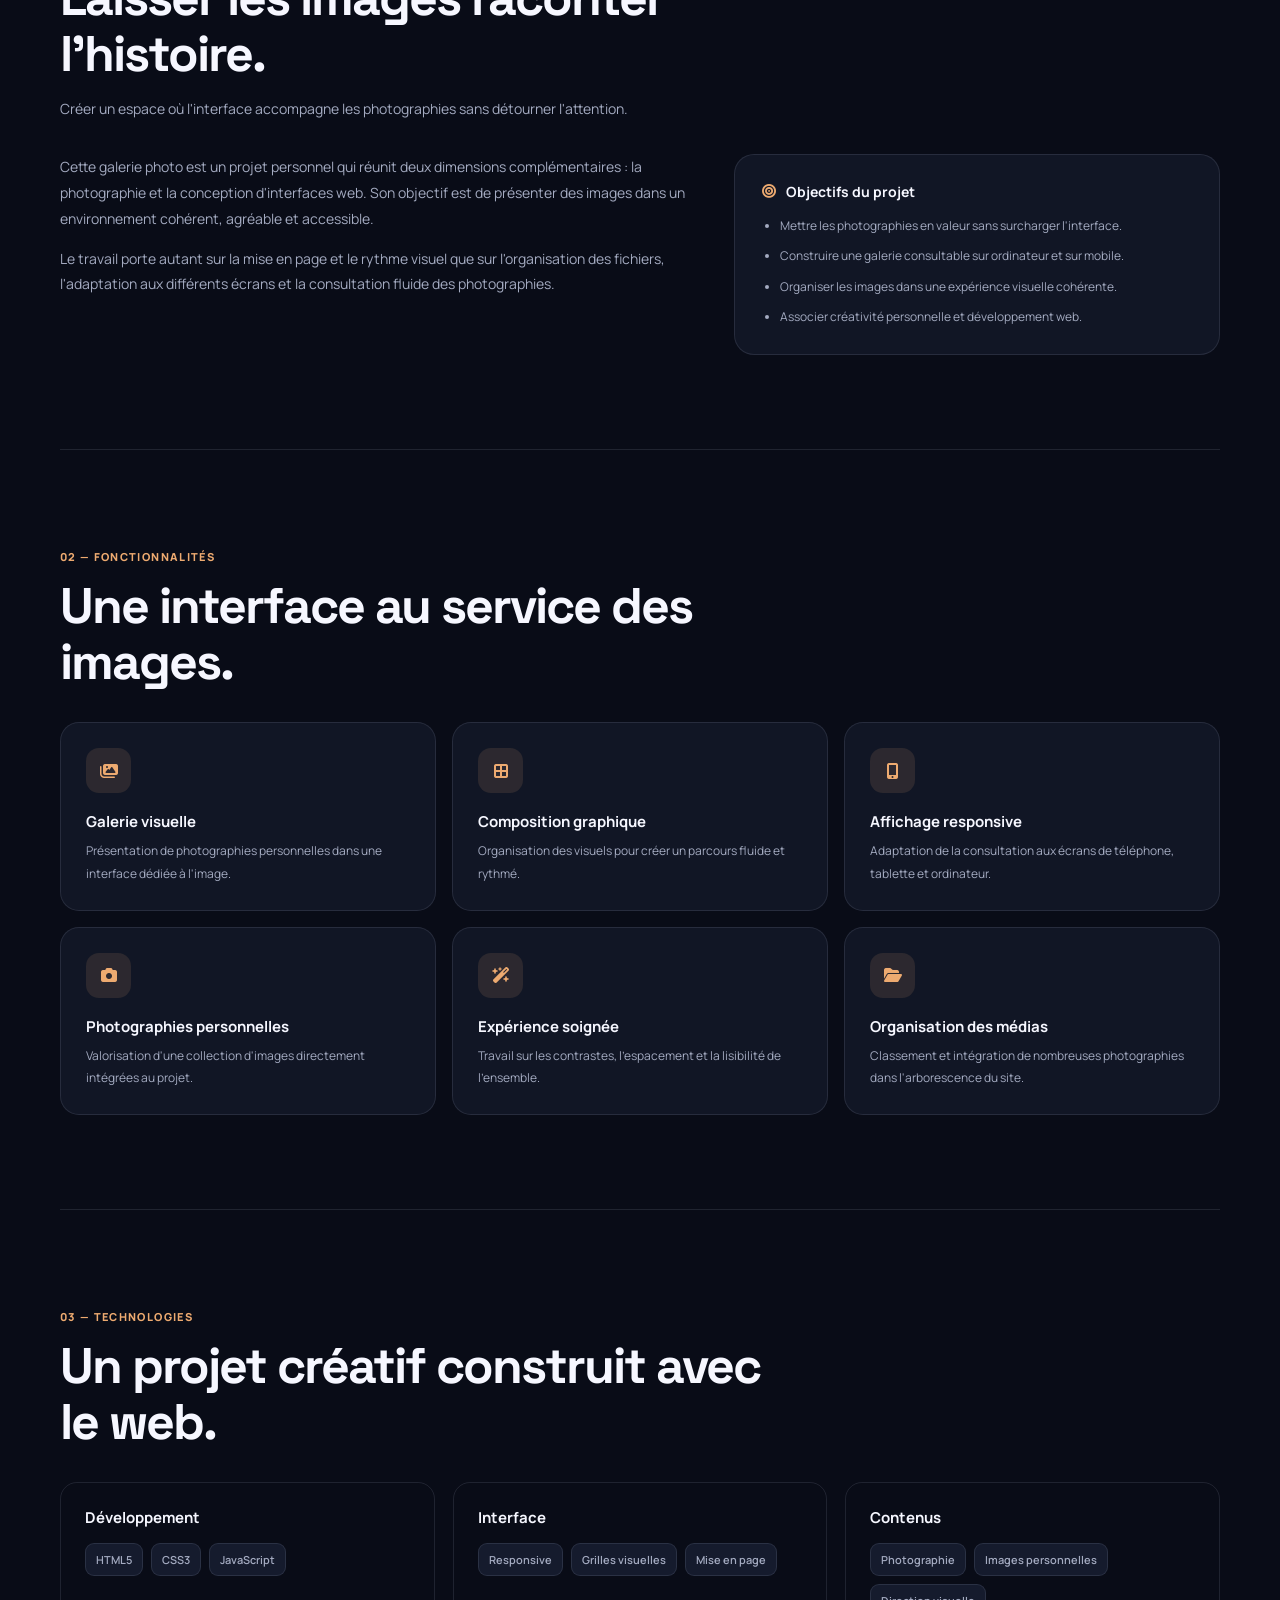
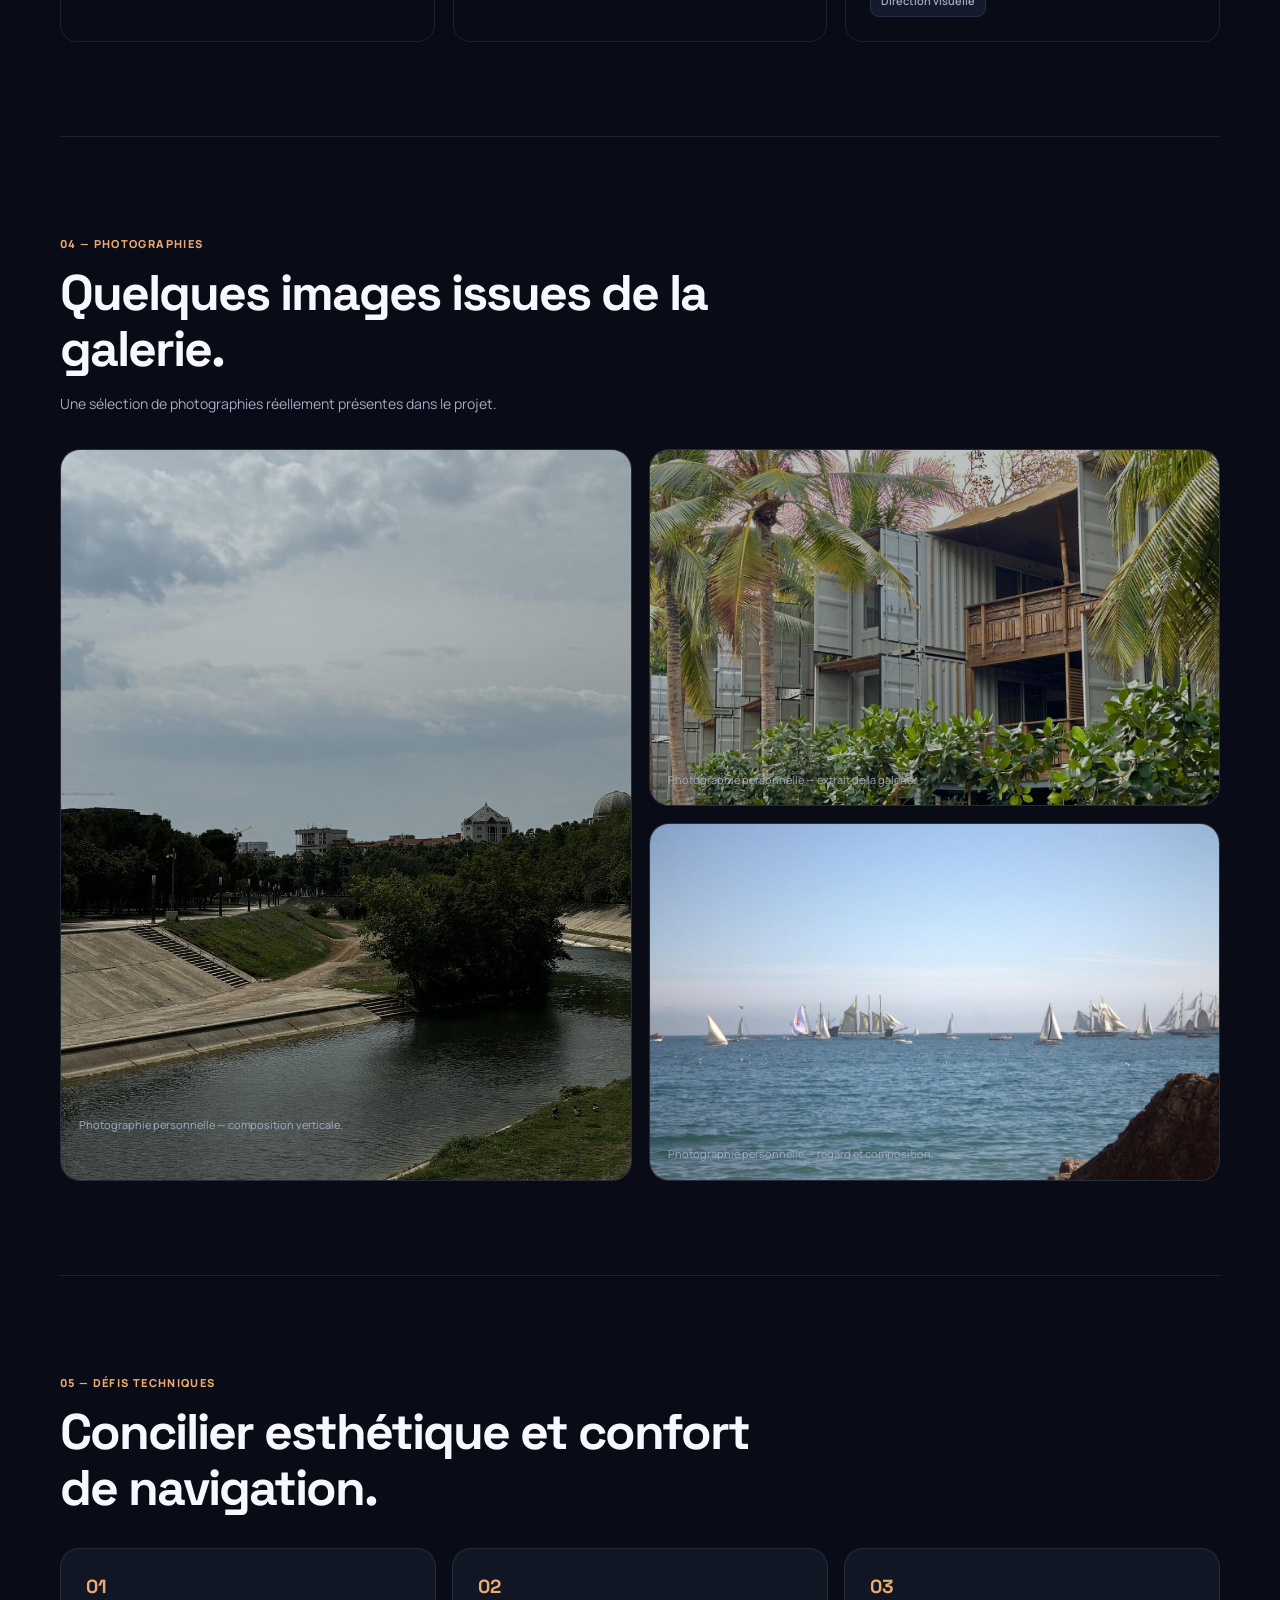
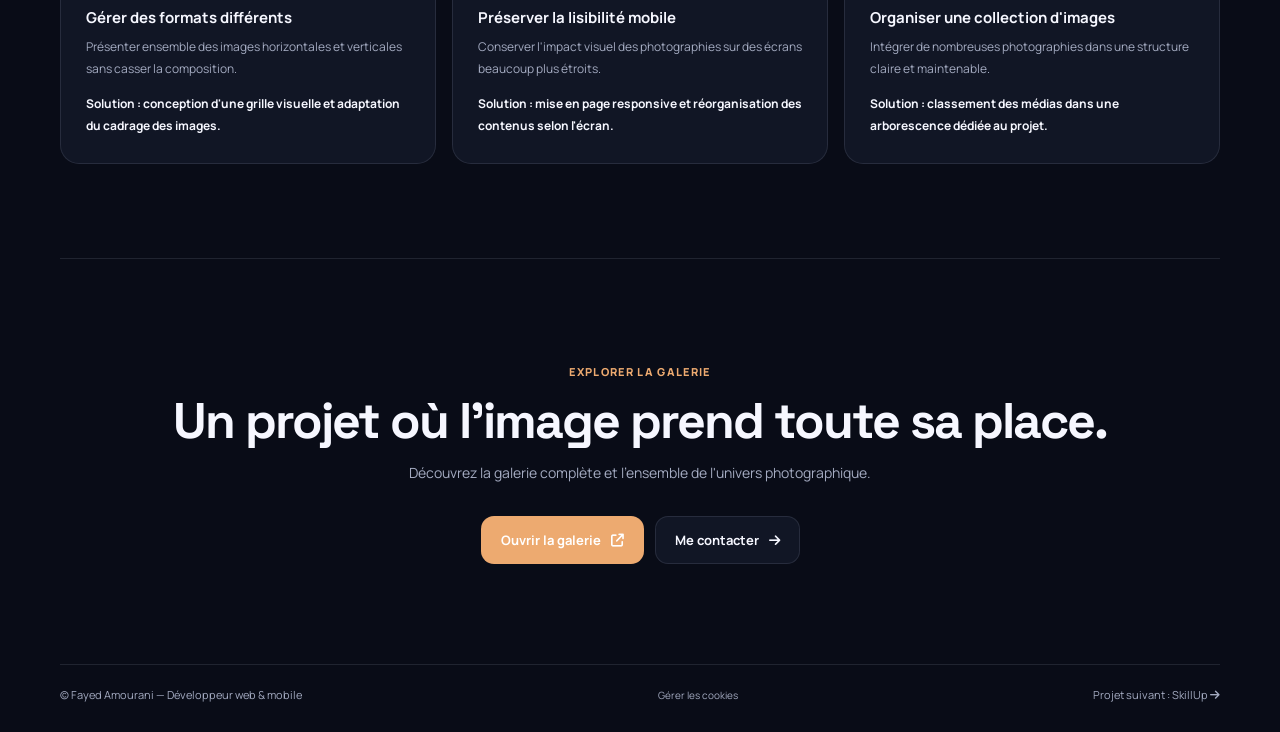
<file: projets/galerie-photo.html>
<!DOCTYPE html>
<html lang="fr" data-theme="dark">
<head>
    <meta charset="UTF-8">
    <meta name="viewport" content="width=device-width, initial-scale=1.0">
    <meta name="description" content="Découvrez la galerie photo personnelle de Fayed Amourani, un projet web responsive consacré à la mise en valeur de photographies.">
    <meta name="theme-color" content="#090c17">
    <title>Galerie photo — Projet de Fayed Amourani</title>
    <script>try{document.documentElement.setAttribute("data-theme",localStorage.getItem("theme")||"dark")}catch(error){document.documentElement.setAttribute("data-theme","dark")}</script>
    <link rel="icon" type="image/jpeg" href="../images/logo portfolio AMOURANI Fayed.jpg">
    <link rel="preconnect" href="https://fonts.googleapis.com">
    <link rel="preconnect" href="https://fonts.gstatic.com" crossorigin>
    <link href="https://fonts.googleapis.com/css2?family=Manrope:wght@400;500;600;700;800&family=Space+Grotesk:wght@400;500;600;700&display=swap" rel="stylesheet">
    <link rel="stylesheet" href="https://cdnjs.cloudflare.com/ajax/libs/font-awesome/6.4.0/css/all.min.css">
    <link rel="stylesheet" href="../css/project-details.css?v=projets-cv-mobile-20260825">
    <link rel="stylesheet" href="../css/analytics.css?v=analytics-qr-20260825">
    <link rel="stylesheet" href="../css/motion.css?v=motion-sans-halo-20260825">
</head>
<body class="project-gallery" data-project-name="Galerie photo">
    <nav class="detail-nav" aria-label="Navigation du projet"><a href="../index.html" class="detail-brand" aria-label="Retour au portfolio de Fayed Amourani"><span class="detail-monogram">FA</span><span class="detail-brand-name">Fayed<span>.</span></span></a><div class="detail-nav-actions"><a href="../index.html#projets" class="detail-nav-link"><i class="fas fa-arrow-left"></i><span class="nav-back-label">Tous les projets</span></a><a href="../index.html#contact" class="detail-nav-link">Contact</a><button class="detail-theme-toggle" type="button" aria-label="Changer le thème"><i class="fas fa-sun"></i></button></div></nav>

    <main>
        <section class="project-hero detail-container"><div class="breadcrumb"><a href="../index.html">Accueil</a><i class="fas fa-chevron-right"></i><a href="../index.html#projets">Projets</a><i class="fas fa-chevron-right"></i><span>Galerie photo</span></div><span class="project-pill"><i class="fas fa-camera-retro"></i> Photographie & interface web</span><h1>Galerie<br>photo<span>.</span></h1><p class="project-intro">Une galerie personnelle imaginée pour mettre les photographies au premier plan dans une expérience web sobre et responsive.</p><div class="hero-actions"><a href="../projetperso/index.html" target="_blank" rel="noopener noreferrer" class="detail-button detail-button-primary">Visiter la galerie <i class="fas fa-arrow-up-right-from-square"></i></a><a href="#photographies" class="detail-button detail-button-secondary">Voir les photographies <i class="fas fa-arrow-down"></i></a></div><div class="project-meta-grid"><div class="meta-item"><span>Type de projet</span><strong>Projet personnel</strong></div><div class="meta-item"><span>Mon rôle</span><strong>Création & développement</strong></div><div class="meta-item"><span>Technologies</span><strong>HTML, CSS, JavaScript</strong></div><div class="meta-item"><span>Univers</span><strong>Photographie & design</strong></div></div><div class="project-stage"><img src="../projetperso/images/gallery/IMG_2773.jpg" alt="Photographie issue de la galerie personnelle de Fayed Amourani"></div></section>

        <section class="detail-section detail-container"><div class="detail-section-heading"><span class="section-label">01 — Le projet</span><h2>Laisser les images raconter l'histoire.</h2><p>Créer un espace où l'interface accompagne les photographies sans détourner l'attention.</p></div><div class="overview-grid"><div class="overview-copy"><p>Cette galerie photo est un projet personnel qui réunit deux dimensions complémentaires : la photographie et la conception d'interfaces web. Son objectif est de présenter des images dans un environnement cohérent, agréable et accessible.</p><p>Le travail porte autant sur la mise en page et le rythme visuel que sur l'organisation des fichiers, l'adaptation aux différents écrans et la consultation fluide des photographies.</p></div><aside class="overview-callout"><strong><i class="fas fa-bullseye"></i> Objectifs du projet</strong><ul><li>Mettre les photographies en valeur sans surcharger l'interface.</li><li>Construire une galerie consultable sur ordinateur et sur mobile.</li><li>Organiser les images dans une expérience visuelle cohérente.</li><li>Associer créativité personnelle et développement web.</li></ul></aside></div></section>

        <section class="detail-section detail-container" id="fonctionnalites"><div class="detail-section-heading"><span class="section-label">02 — Fonctionnalités</span><h2>Une interface au service des images.</h2></div><div class="features-grid"><article class="feature-card"><span class="feature-icon"><i class="fas fa-images"></i></span><h3>Galerie visuelle</h3><p>Présentation de photographies personnelles dans une interface dédiée à l'image.</p></article><article class="feature-card"><span class="feature-icon"><i class="fas fa-border-all"></i></span><h3>Composition graphique</h3><p>Organisation des visuels pour créer un parcours fluide et rythmé.</p></article><article class="feature-card"><span class="feature-icon"><i class="fas fa-mobile-screen-button"></i></span><h3>Affichage responsive</h3><p>Adaptation de la consultation aux écrans de téléphone, tablette et ordinateur.</p></article><article class="feature-card"><span class="feature-icon"><i class="fas fa-camera"></i></span><h3>Photographies personnelles</h3><p>Valorisation d'une collection d'images directement intégrées au projet.</p></article><article class="feature-card"><span class="feature-icon"><i class="fas fa-wand-magic-sparkles"></i></span><h3>Expérience soignée</h3><p>Travail sur les contrastes, l'espacement et la lisibilité de l'ensemble.</p></article><article class="feature-card"><span class="feature-icon"><i class="fas fa-folder-open"></i></span><h3>Organisation des médias</h3><p>Classement et intégration de nombreuses photographies dans l'arborescence du site.</p></article></div></section>

        <section class="detail-section detail-container"><div class="detail-section-heading"><span class="section-label">03 — Technologies</span><h2>Un projet créatif construit avec le web.</h2></div><div class="stack-layout"><article class="stack-group"><h3>Développement</h3><div class="stack-tags"><span>HTML5</span><span>CSS3</span><span>JavaScript</span></div></article><article class="stack-group"><h3>Interface</h3><div class="stack-tags"><span>Responsive</span><span>Grilles visuelles</span><span>Mise en page</span></div></article><article class="stack-group"><h3>Contenus</h3><div class="stack-tags"><span>Photographie</span><span>Images personnelles</span><span>Direction visuelle</span></div></article></div></section>

        <section class="detail-section detail-container" id="photographies"><div class="detail-section-heading"><span class="section-label">04 — Photographies</span><h2>Quelques images issues de la galerie.</h2><p>Une sélection de photographies réellement présentes dans le projet.</p></div><div class="visual-grid gallery-grid"><figure class="visual-card"><div class="visual-image"><img src="../projetperso/images/gallery/IMG_2128.jpg" alt="Photographie verticale issue de la galerie personnelle" loading="lazy"></div><figcaption class="visual-caption">Photographie personnelle — composition verticale.</figcaption></figure><figure class="visual-card"><div class="visual-image"><img src="../projetperso/images/gallery/IMG_2780.jpg" alt="Photographie issue du projet de galerie photo" loading="lazy"></div><figcaption class="visual-caption">Photographie personnelle — extrait de la galerie.</figcaption></figure><figure class="visual-card"><div class="visual-image"><img src="../projetperso/images/gallery/IMG_1130.jpg" alt="Autre photographie présente dans la galerie personnelle" loading="lazy"></div><figcaption class="visual-caption">Photographie personnelle — regard et composition.</figcaption></figure></div></section>

        <section class="detail-section detail-container"><div class="detail-section-heading"><span class="section-label">05 — Défis techniques</span><h2>Concilier esthétique et confort de navigation.</h2></div><div class="challenge-grid"><article class="challenge-card"><span class="challenge-index">01</span><h3>Gérer des formats différents</h3><p>Présenter ensemble des images horizontales et verticales sans casser la composition.<span class="challenge-solution">Solution : conception d'une grille visuelle et adaptation du cadrage des images.</span></p></article><article class="challenge-card"><span class="challenge-index">02</span><h3>Préserver la lisibilité mobile</h3><p>Conserver l'impact visuel des photographies sur des écrans beaucoup plus étroits.<span class="challenge-solution">Solution : mise en page responsive et réorganisation des contenus selon l'écran.</span></p></article><article class="challenge-card"><span class="challenge-index">03</span><h3>Organiser une collection d'images</h3><p>Intégrer de nombreuses photographies dans une structure claire et maintenable.<span class="challenge-solution">Solution : classement des médias dans une arborescence dédiée au projet.</span></p></article></div></section>

        <section class="project-closing detail-container"><span class="section-label">Explorer la galerie</span><h2>Un projet où l'image prend toute sa place.</h2><p>Découvrez la galerie complète et l'ensemble de l'univers photographique.</p><div class="closing-actions"><a href="../projetperso/index.html" target="_blank" rel="noopener noreferrer" class="detail-button detail-button-primary">Ouvrir la galerie <i class="fas fa-arrow-up-right-from-square"></i></a><a href="../index.html#contact" class="detail-button detail-button-secondary">Me contacter <i class="fas fa-arrow-right"></i></a></div></section>
    </main>

    <footer class="detail-footer detail-container"><span>© Fayed Amourani — Développeur web & mobile</span><button type="button" class="analytics-preferences-link" data-analytics-preferences>Gérer les cookies</button><a href="skillup.html">Projet suivant : SkillUp <i class="fas fa-arrow-right"></i></a></footer>
    <button class="project-scroll-top" type="button" aria-label="Remonter en haut de la page"><i class="fas fa-arrow-up"></i></button>
    <script src="../js/project-details.js?v=projets-cv-mobile-20260825"></script>
    <script src="../js/analytics.js?v=analytics-qr-20260825"></script>
    <script src="../js/motion.js?v=motion-sans-halo-20260825"></script>
</body>
</html>
</file>
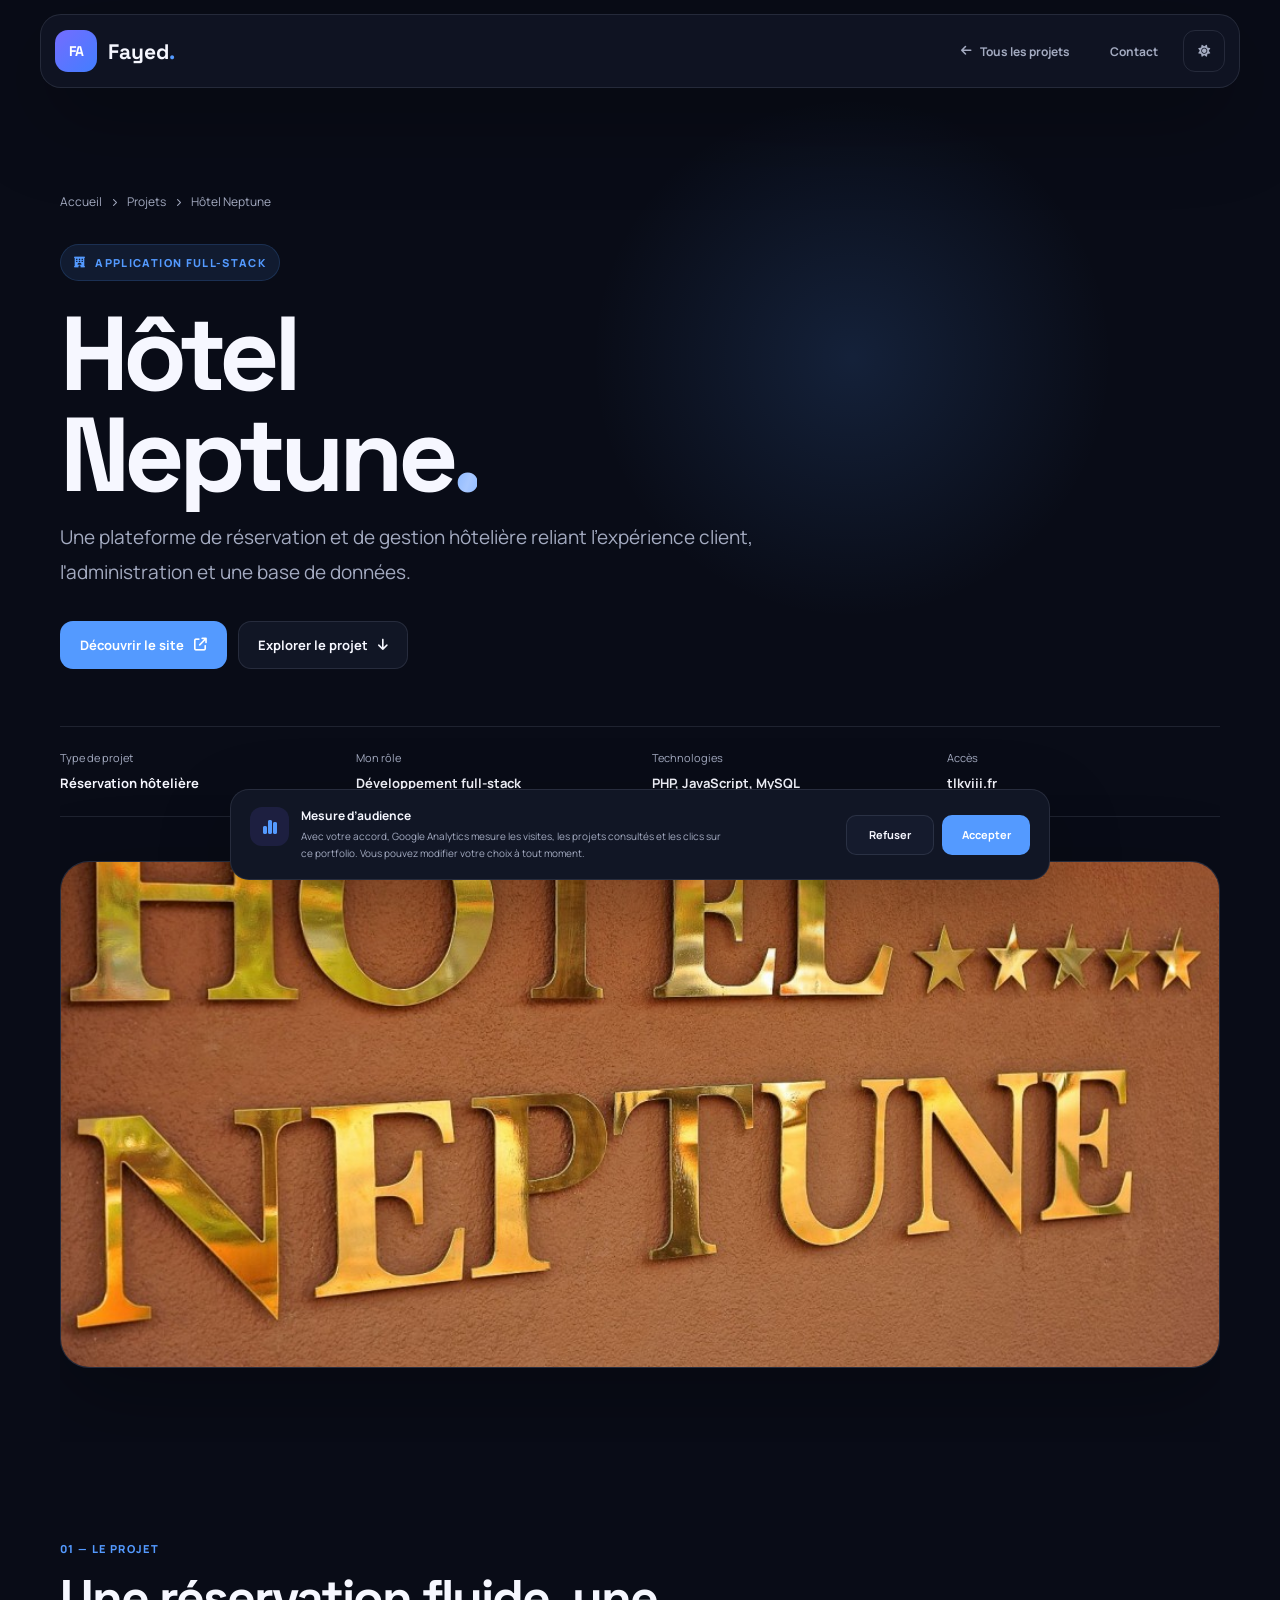
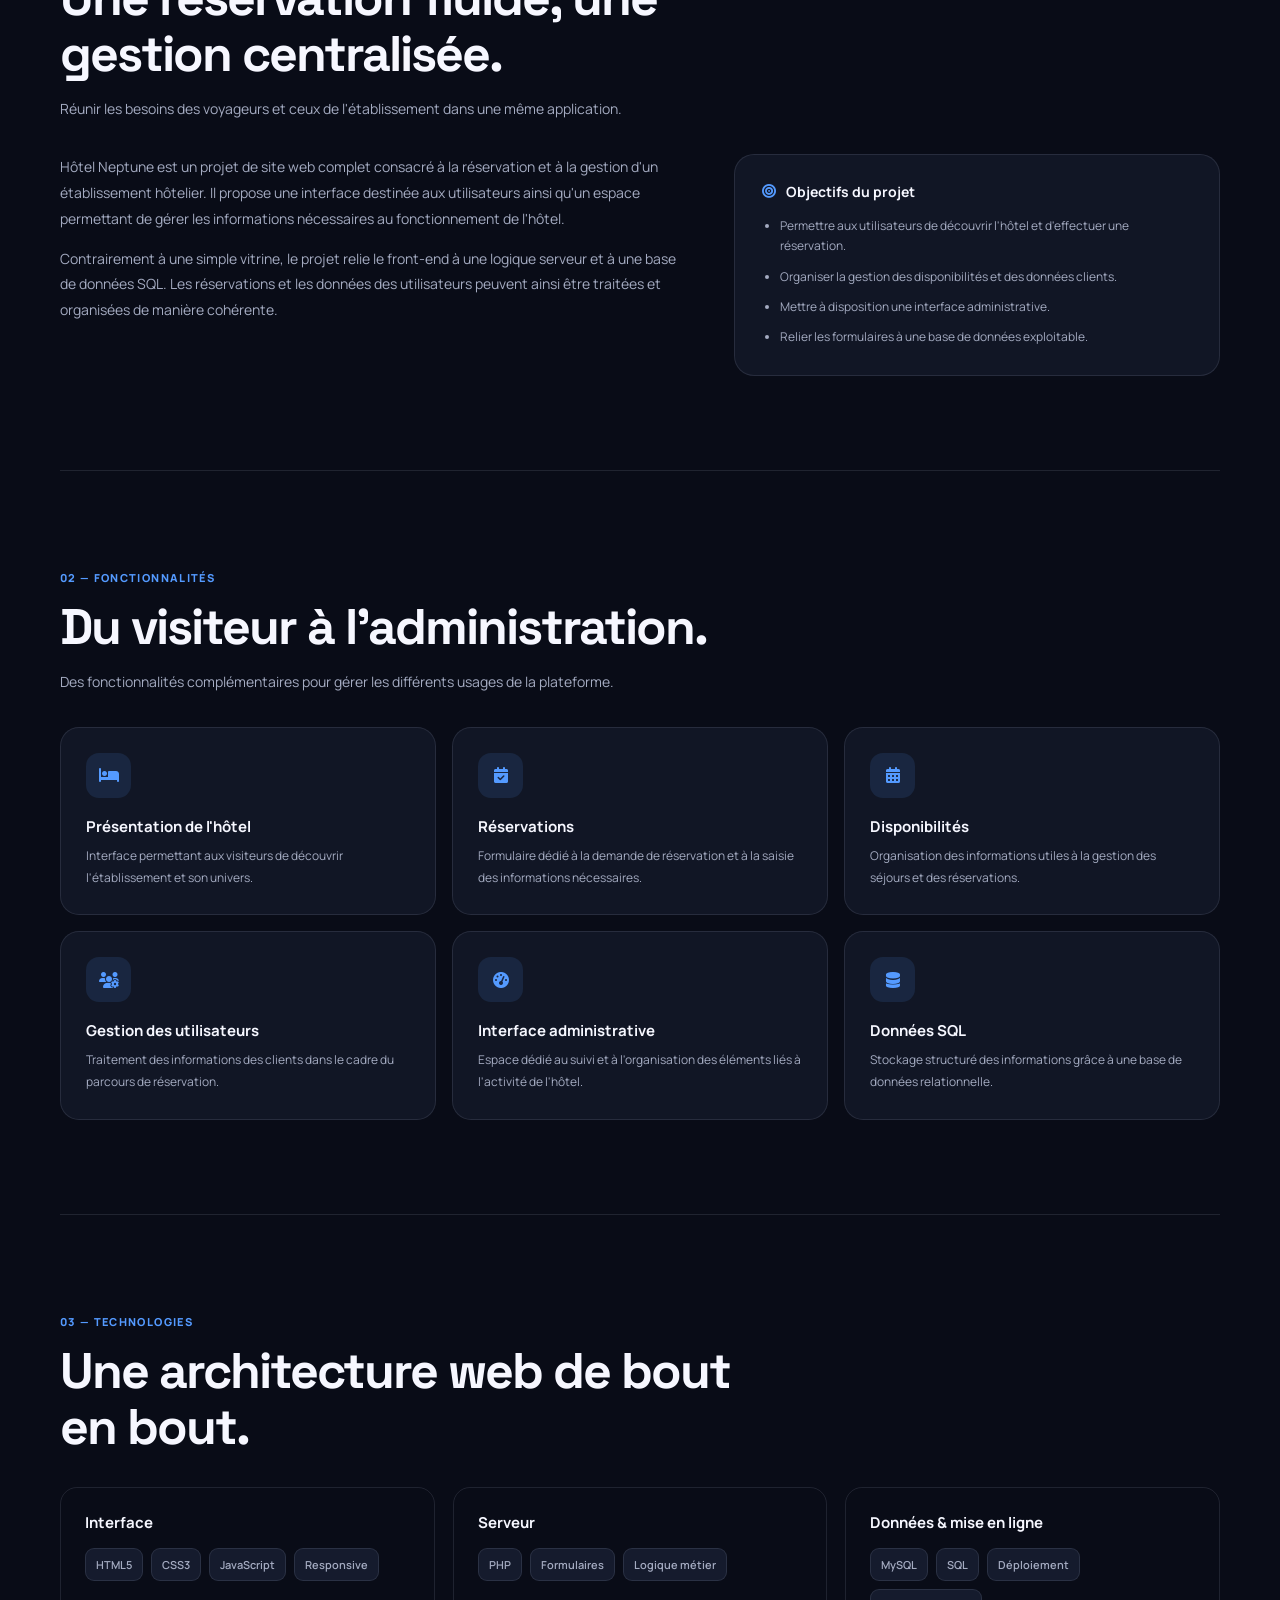
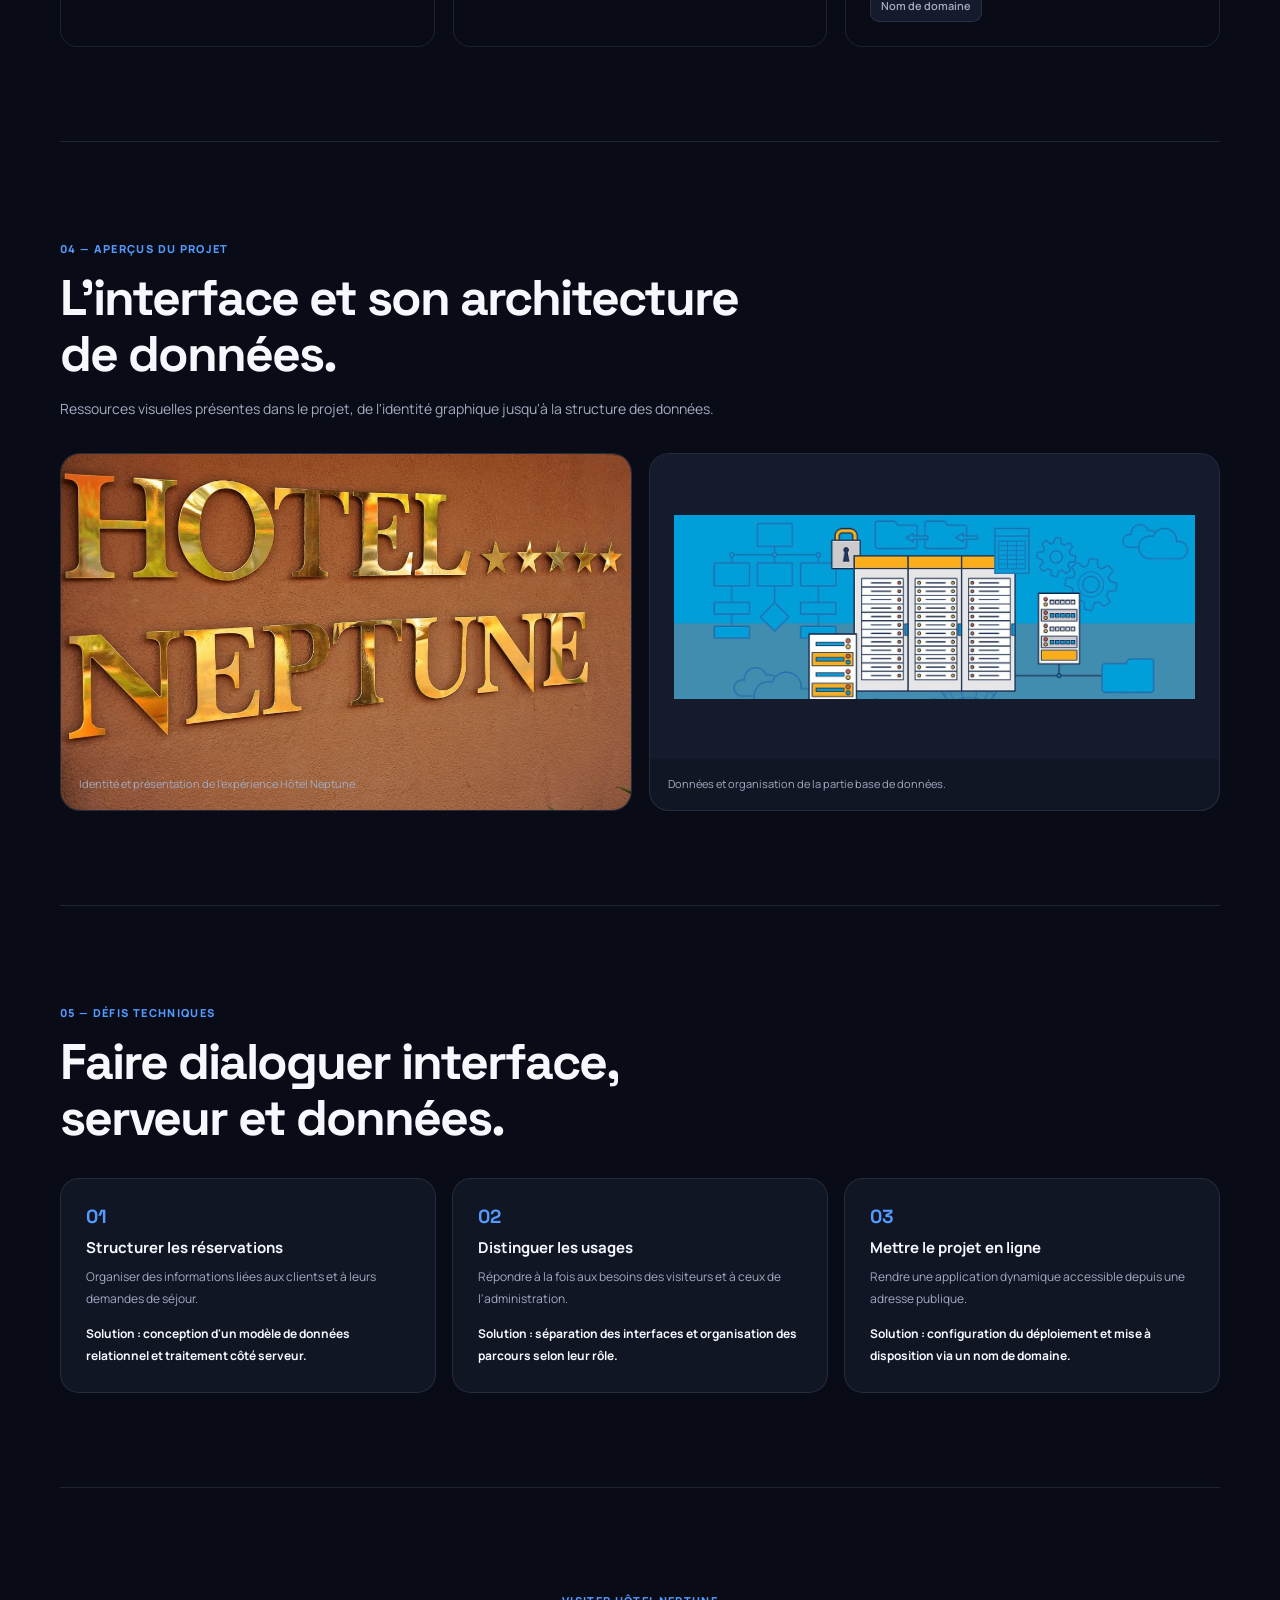
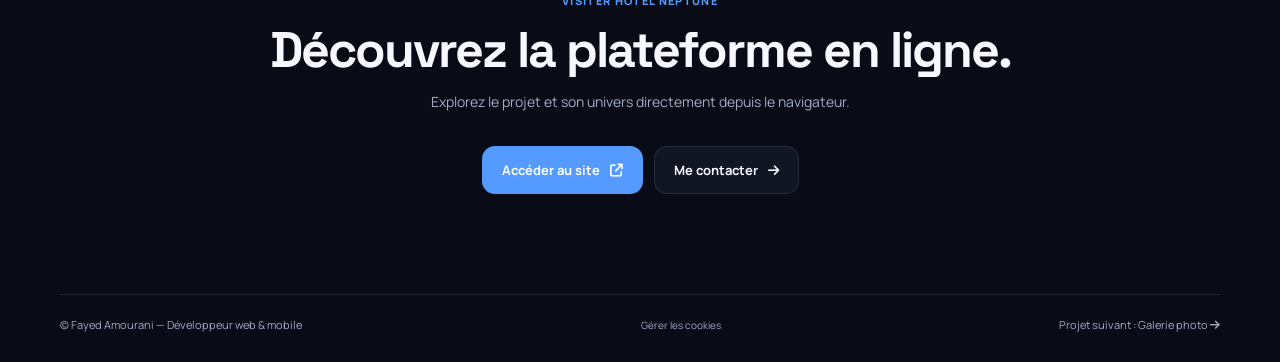
<file: projets/hotel-neptune.html>
<!DOCTYPE html>
<html lang="fr" data-theme="dark">
<head>
    <meta charset="UTF-8">
    <meta name="viewport" content="width=device-width, initial-scale=1.0">
    <meta name="description" content="Découvrez Hôtel Neptune, un projet de réservation et de gestion hôtelière développé par Fayed Amourani avec PHP, JavaScript et MySQL.">
    <meta name="theme-color" content="#090c17">
    <title>Hôtel Neptune — Projet de Fayed Amourani</title>
    <script>try{document.documentElement.setAttribute("data-theme",localStorage.getItem("theme")||"dark")}catch(error){document.documentElement.setAttribute("data-theme","dark")}</script>
    <link rel="icon" type="image/jpeg" href="../images/logo portfolio AMOURANI Fayed.jpg">
    <link rel="preconnect" href="https://fonts.googleapis.com">
    <link rel="preconnect" href="https://fonts.gstatic.com" crossorigin>
    <link href="https://fonts.googleapis.com/css2?family=Manrope:wght@400;500;600;700;800&family=Space+Grotesk:wght@400;500;600;700&display=swap" rel="stylesheet">
    <link rel="stylesheet" href="https://cdnjs.cloudflare.com/ajax/libs/font-awesome/6.4.0/css/all.min.css">
    <link rel="stylesheet" href="../css/project-details.css?v=projets-cv-mobile-20260825">
    <link rel="stylesheet" href="../css/analytics.css?v=analytics-qr-20260825">
    <link rel="stylesheet" href="../css/motion.css?v=motion-sans-halo-20260825">
</head>
<body class="project-hotel" data-project-name="Hôtel Neptune">
    <nav class="detail-nav" aria-label="Navigation du projet"><a href="../index.html" class="detail-brand" aria-label="Retour au portfolio de Fayed Amourani"><span class="detail-monogram">FA</span><span class="detail-brand-name">Fayed<span>.</span></span></a><div class="detail-nav-actions"><a href="../index.html#projets" class="detail-nav-link"><i class="fas fa-arrow-left"></i><span class="nav-back-label">Tous les projets</span></a><a href="../index.html#contact" class="detail-nav-link">Contact</a><button class="detail-theme-toggle" type="button" aria-label="Changer le thème"><i class="fas fa-sun"></i></button></div></nav>

    <main>
        <section class="project-hero detail-container"><div class="breadcrumb"><a href="../index.html">Accueil</a><i class="fas fa-chevron-right"></i><a href="../index.html#projets">Projets</a><i class="fas fa-chevron-right"></i><span>Hôtel Neptune</span></div><span class="project-pill"><i class="fas fa-hotel"></i> Application full-stack</span><h1>Hôtel<br>Neptune<span>.</span></h1><p class="project-intro">Une plateforme de réservation et de gestion hôtelière reliant l'expérience client, l'administration et une base de données.</p><div class="hero-actions"><a href="https://tlkviii.fr" target="_blank" rel="noopener noreferrer" class="detail-button detail-button-primary">Découvrir le site <i class="fas fa-arrow-up-right-from-square"></i></a><a href="#fonctionnalites" class="detail-button detail-button-secondary">Explorer le projet <i class="fas fa-arrow-down"></i></a></div><div class="project-meta-grid"><div class="meta-item"><span>Type de projet</span><strong>Réservation hôtelière</strong></div><div class="meta-item"><span>Mon rôle</span><strong>Développement full-stack</strong></div><div class="meta-item"><span>Technologies</span><strong>PHP, JavaScript, MySQL</strong></div><div class="meta-item"><span>Accès</span><strong>tlkviii.fr</strong></div></div><div class="project-stage"><img src="../images/hotelneptune.jpeg" alt="Présentation visuelle du projet Hôtel Neptune"></div></section>

        <section class="detail-section detail-container"><div class="detail-section-heading"><span class="section-label">01 — Le projet</span><h2>Une réservation fluide, une gestion centralisée.</h2><p>Réunir les besoins des voyageurs et ceux de l'établissement dans une même application.</p></div><div class="overview-grid"><div class="overview-copy"><p>Hôtel Neptune est un projet de site web complet consacré à la réservation et à la gestion d'un établissement hôtelier. Il propose une interface destinée aux utilisateurs ainsi qu'un espace permettant de gérer les informations nécessaires au fonctionnement de l'hôtel.</p><p>Contrairement à une simple vitrine, le projet relie le front-end à une logique serveur et à une base de données SQL. Les réservations et les données des utilisateurs peuvent ainsi être traitées et organisées de manière cohérente.</p></div><aside class="overview-callout"><strong><i class="fas fa-bullseye"></i> Objectifs du projet</strong><ul><li>Permettre aux utilisateurs de découvrir l'hôtel et d'effectuer une réservation.</li><li>Organiser la gestion des disponibilités et des données clients.</li><li>Mettre à disposition une interface administrative.</li><li>Relier les formulaires à une base de données exploitable.</li></ul></aside></div></section>

        <section class="detail-section detail-container" id="fonctionnalites"><div class="detail-section-heading"><span class="section-label">02 — Fonctionnalités</span><h2>Du visiteur à l'administration.</h2><p>Des fonctionnalités complémentaires pour gérer les différents usages de la plateforme.</p></div><div class="features-grid"><article class="feature-card"><span class="feature-icon"><i class="fas fa-bed"></i></span><h3>Présentation de l'hôtel</h3><p>Interface permettant aux visiteurs de découvrir l'établissement et son univers.</p></article><article class="feature-card"><span class="feature-icon"><i class="fas fa-calendar-check"></i></span><h3>Réservations</h3><p>Formulaire dédié à la demande de réservation et à la saisie des informations nécessaires.</p></article><article class="feature-card"><span class="feature-icon"><i class="fas fa-calendar-days"></i></span><h3>Disponibilités</h3><p>Organisation des informations utiles à la gestion des séjours et des réservations.</p></article><article class="feature-card"><span class="feature-icon"><i class="fas fa-users-gear"></i></span><h3>Gestion des utilisateurs</h3><p>Traitement des informations des clients dans le cadre du parcours de réservation.</p></article><article class="feature-card"><span class="feature-icon"><i class="fas fa-gauge-high"></i></span><h3>Interface administrative</h3><p>Espace dédié au suivi et à l'organisation des éléments liés à l'activité de l'hôtel.</p></article><article class="feature-card"><span class="feature-icon"><i class="fas fa-database"></i></span><h3>Données SQL</h3><p>Stockage structuré des informations grâce à une base de données relationnelle.</p></article></div></section>

        <section class="detail-section detail-container"><div class="detail-section-heading"><span class="section-label">03 — Technologies</span><h2>Une architecture web de bout en bout.</h2></div><div class="stack-layout"><article class="stack-group"><h3>Interface</h3><div class="stack-tags"><span>HTML5</span><span>CSS3</span><span>JavaScript</span><span>Responsive</span></div></article><article class="stack-group"><h3>Serveur</h3><div class="stack-tags"><span>PHP</span><span>Formulaires</span><span>Logique métier</span></div></article><article class="stack-group"><h3>Données & mise en ligne</h3><div class="stack-tags"><span>MySQL</span><span>SQL</span><span>Déploiement</span><span>Nom de domaine</span></div></article></div></section>

        <section class="detail-section detail-container"><div class="detail-section-heading"><span class="section-label">04 — Aperçus du projet</span><h2>L'interface et son architecture de données.</h2><p>Ressources visuelles présentes dans le projet, de l'identité graphique jusqu'à la structure des données.</p></div><div class="visual-grid"><figure class="visual-card"><div class="visual-image"><img src="../images/hotelneptune.jpeg" alt="Identité visuelle du projet Hôtel Neptune" loading="lazy"></div><figcaption class="visual-caption">Identité et présentation de l'expérience Hôtel Neptune.</figcaption></figure><figure class="visual-card"><div class="visual-image visual-image-contain"><img src="../images/database.jpeg" alt="Représentation des données associées au projet Hôtel Neptune" loading="lazy"></div><figcaption class="visual-caption">Données et organisation de la partie base de données.</figcaption></figure></div></section>

        <section class="detail-section detail-container"><div class="detail-section-heading"><span class="section-label">05 — Défis techniques</span><h2>Faire dialoguer interface, serveur et données.</h2></div><div class="challenge-grid"><article class="challenge-card"><span class="challenge-index">01</span><h3>Structurer les réservations</h3><p>Organiser des informations liées aux clients et à leurs demandes de séjour.<span class="challenge-solution">Solution : conception d'un modèle de données relationnel et traitement côté serveur.</span></p></article><article class="challenge-card"><span class="challenge-index">02</span><h3>Distinguer les usages</h3><p>Répondre à la fois aux besoins des visiteurs et à ceux de l'administration.<span class="challenge-solution">Solution : séparation des interfaces et organisation des parcours selon leur rôle.</span></p></article><article class="challenge-card"><span class="challenge-index">03</span><h3>Mettre le projet en ligne</h3><p>Rendre une application dynamique accessible depuis une adresse publique.<span class="challenge-solution">Solution : configuration du déploiement et mise à disposition via un nom de domaine.</span></p></article></div></section>

        <section class="project-closing detail-container"><span class="section-label">Visiter Hôtel Neptune</span><h2>Découvrez la plateforme en ligne.</h2><p>Explorez le projet et son univers directement depuis le navigateur.</p><div class="closing-actions"><a href="https://tlkviii.fr" target="_blank" rel="noopener noreferrer" class="detail-button detail-button-primary">Accéder au site <i class="fas fa-arrow-up-right-from-square"></i></a><a href="../index.html#contact" class="detail-button detail-button-secondary">Me contacter <i class="fas fa-arrow-right"></i></a></div></section>
    </main>

    <footer class="detail-footer detail-container"><span>© Fayed Amourani — Développeur web & mobile</span><button type="button" class="analytics-preferences-link" data-analytics-preferences>Gérer les cookies</button><a href="galerie-photo.html">Projet suivant : Galerie photo <i class="fas fa-arrow-right"></i></a></footer>
    <button class="project-scroll-top" type="button" aria-label="Remonter en haut de la page"><i class="fas fa-arrow-up"></i></button>
    <script src="../js/project-details.js?v=projets-cv-mobile-20260825"></script>
    <script src="../js/analytics.js?v=analytics-qr-20260825"></script>
    <script src="../js/motion.js?v=motion-sans-halo-20260825"></script>
</body>
</html>
</file>
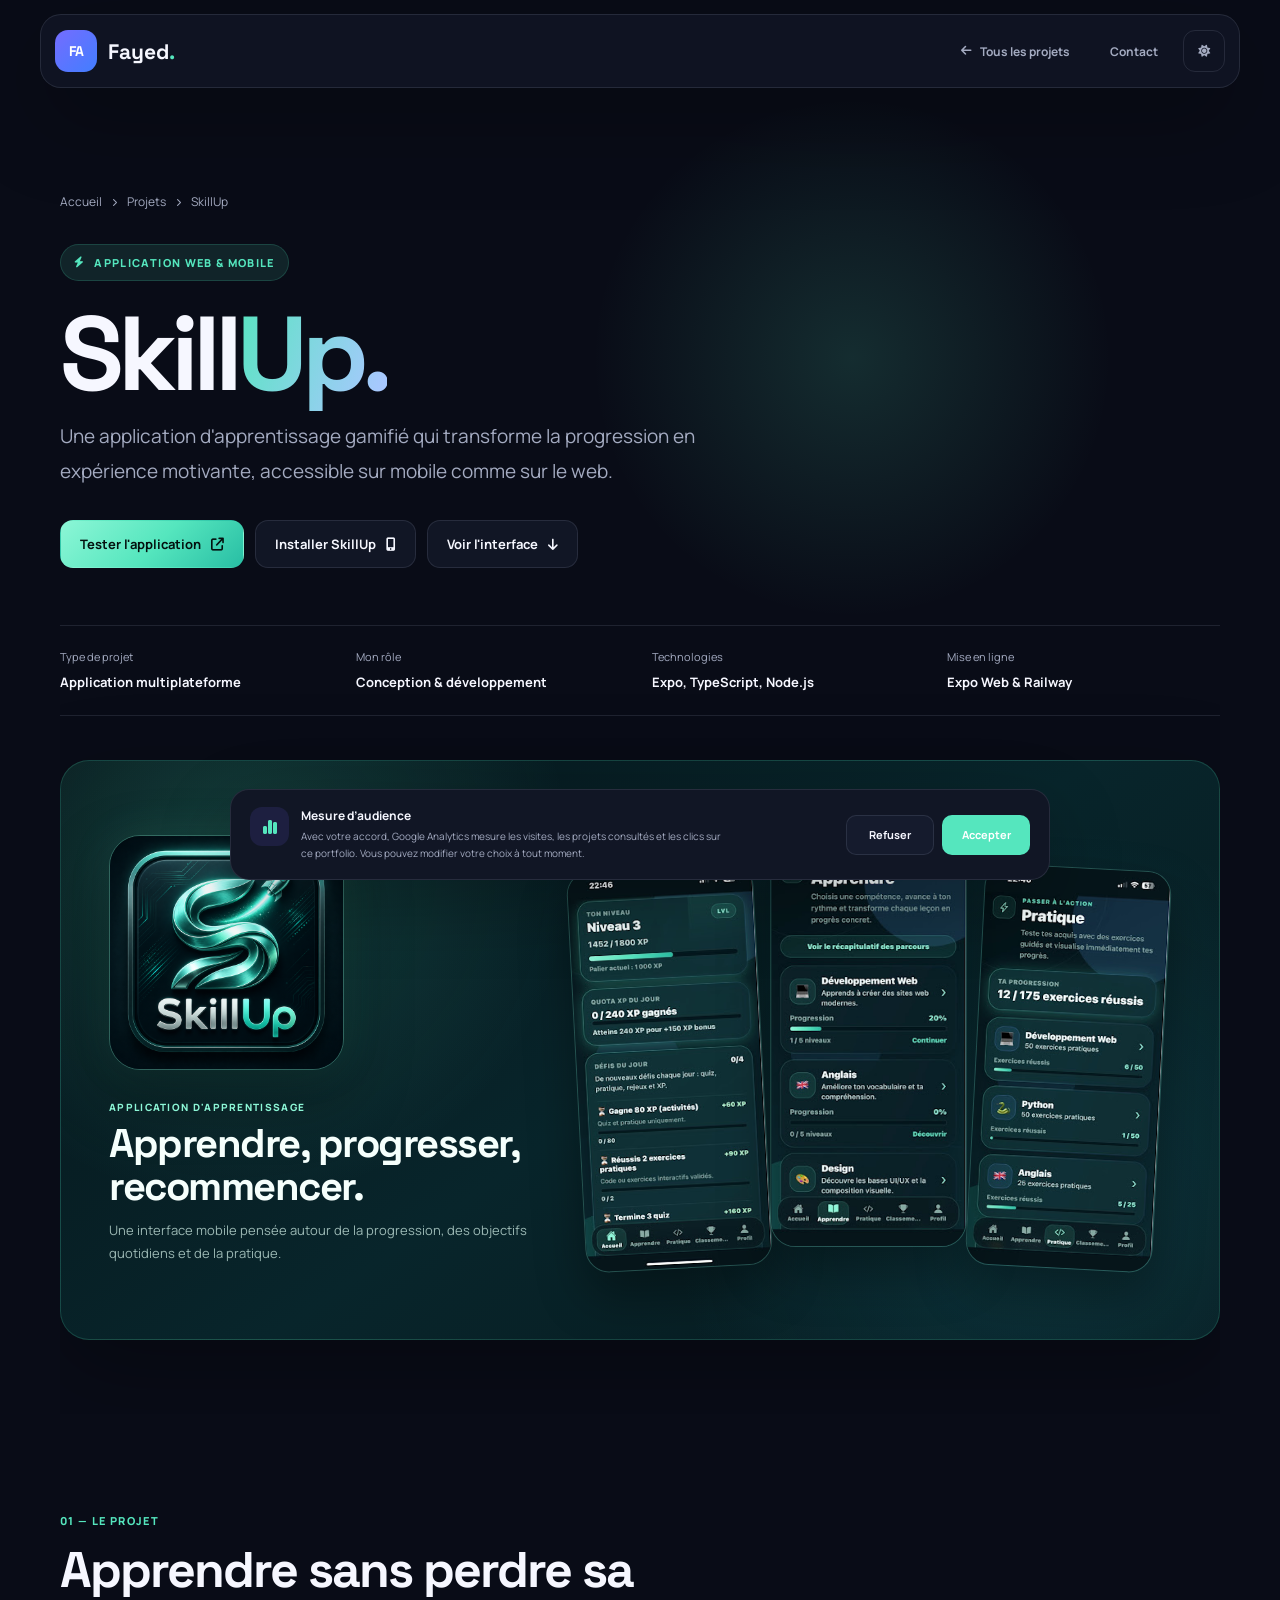
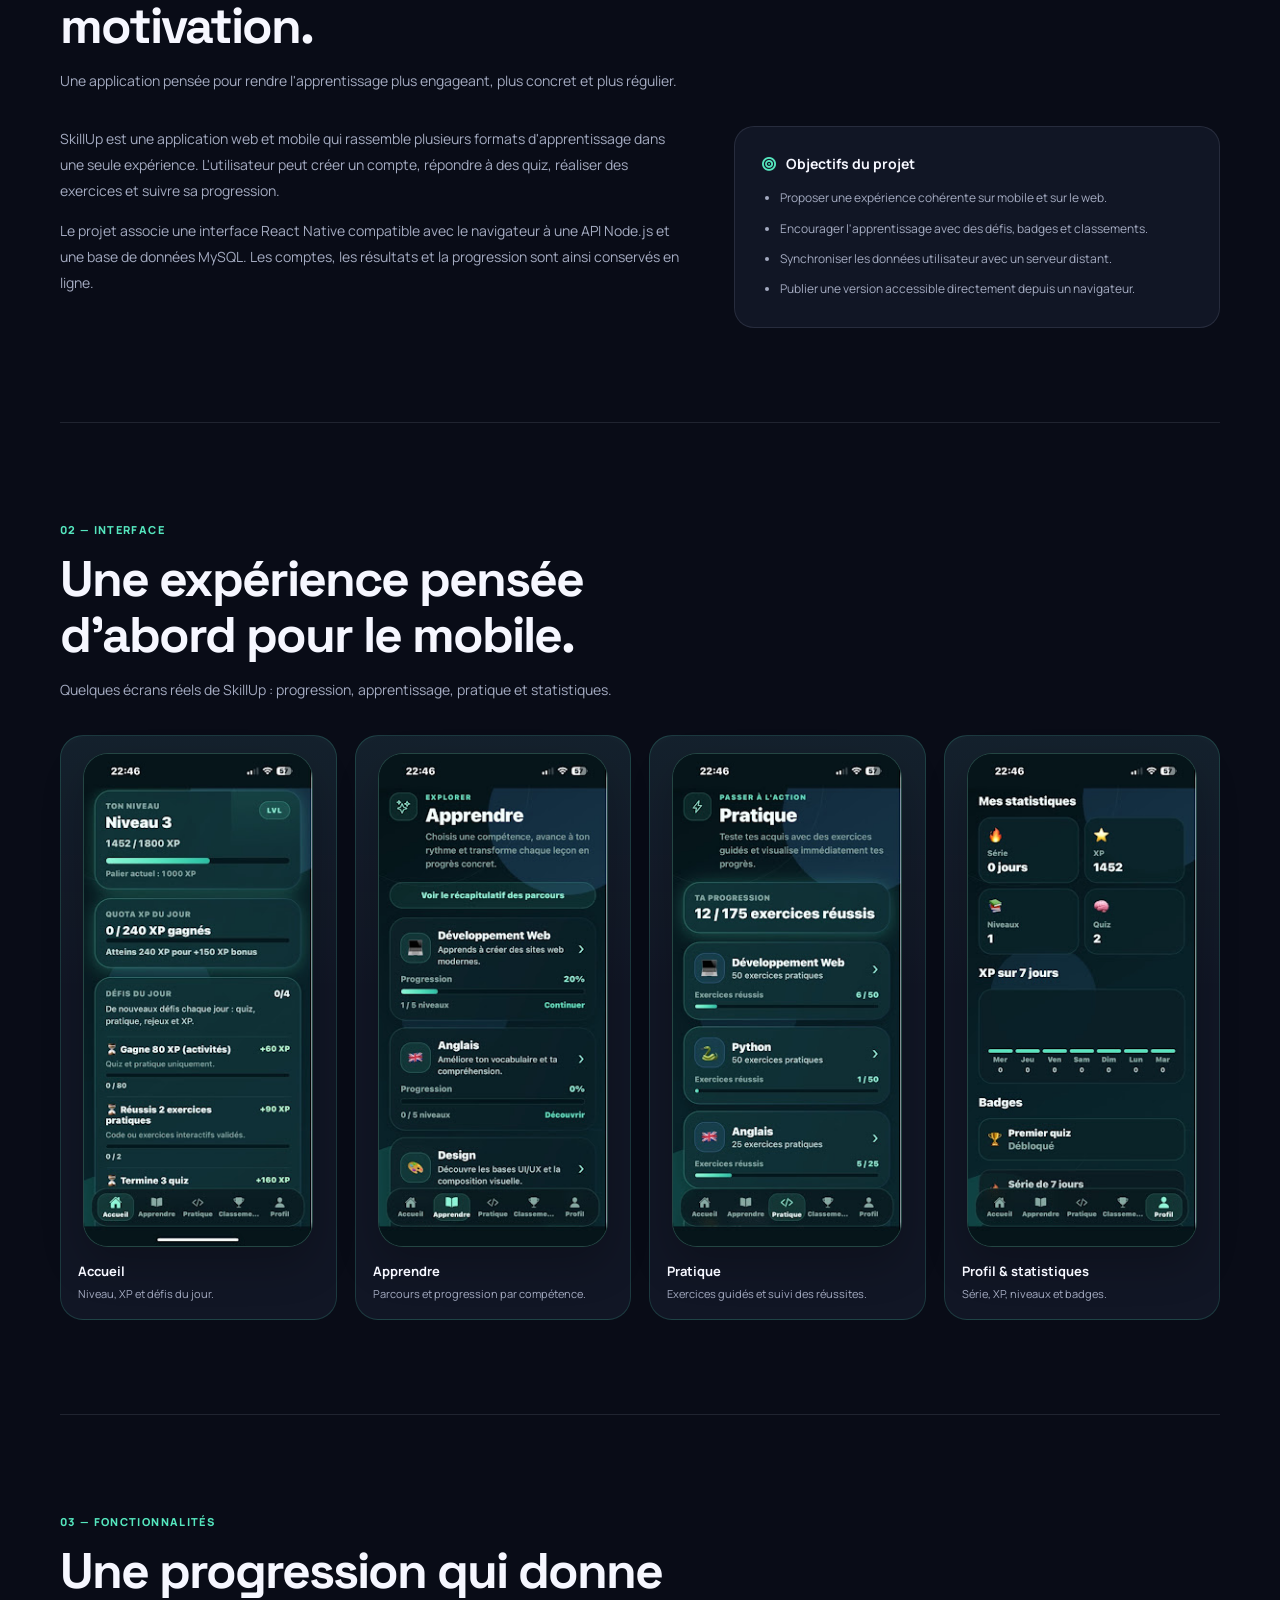
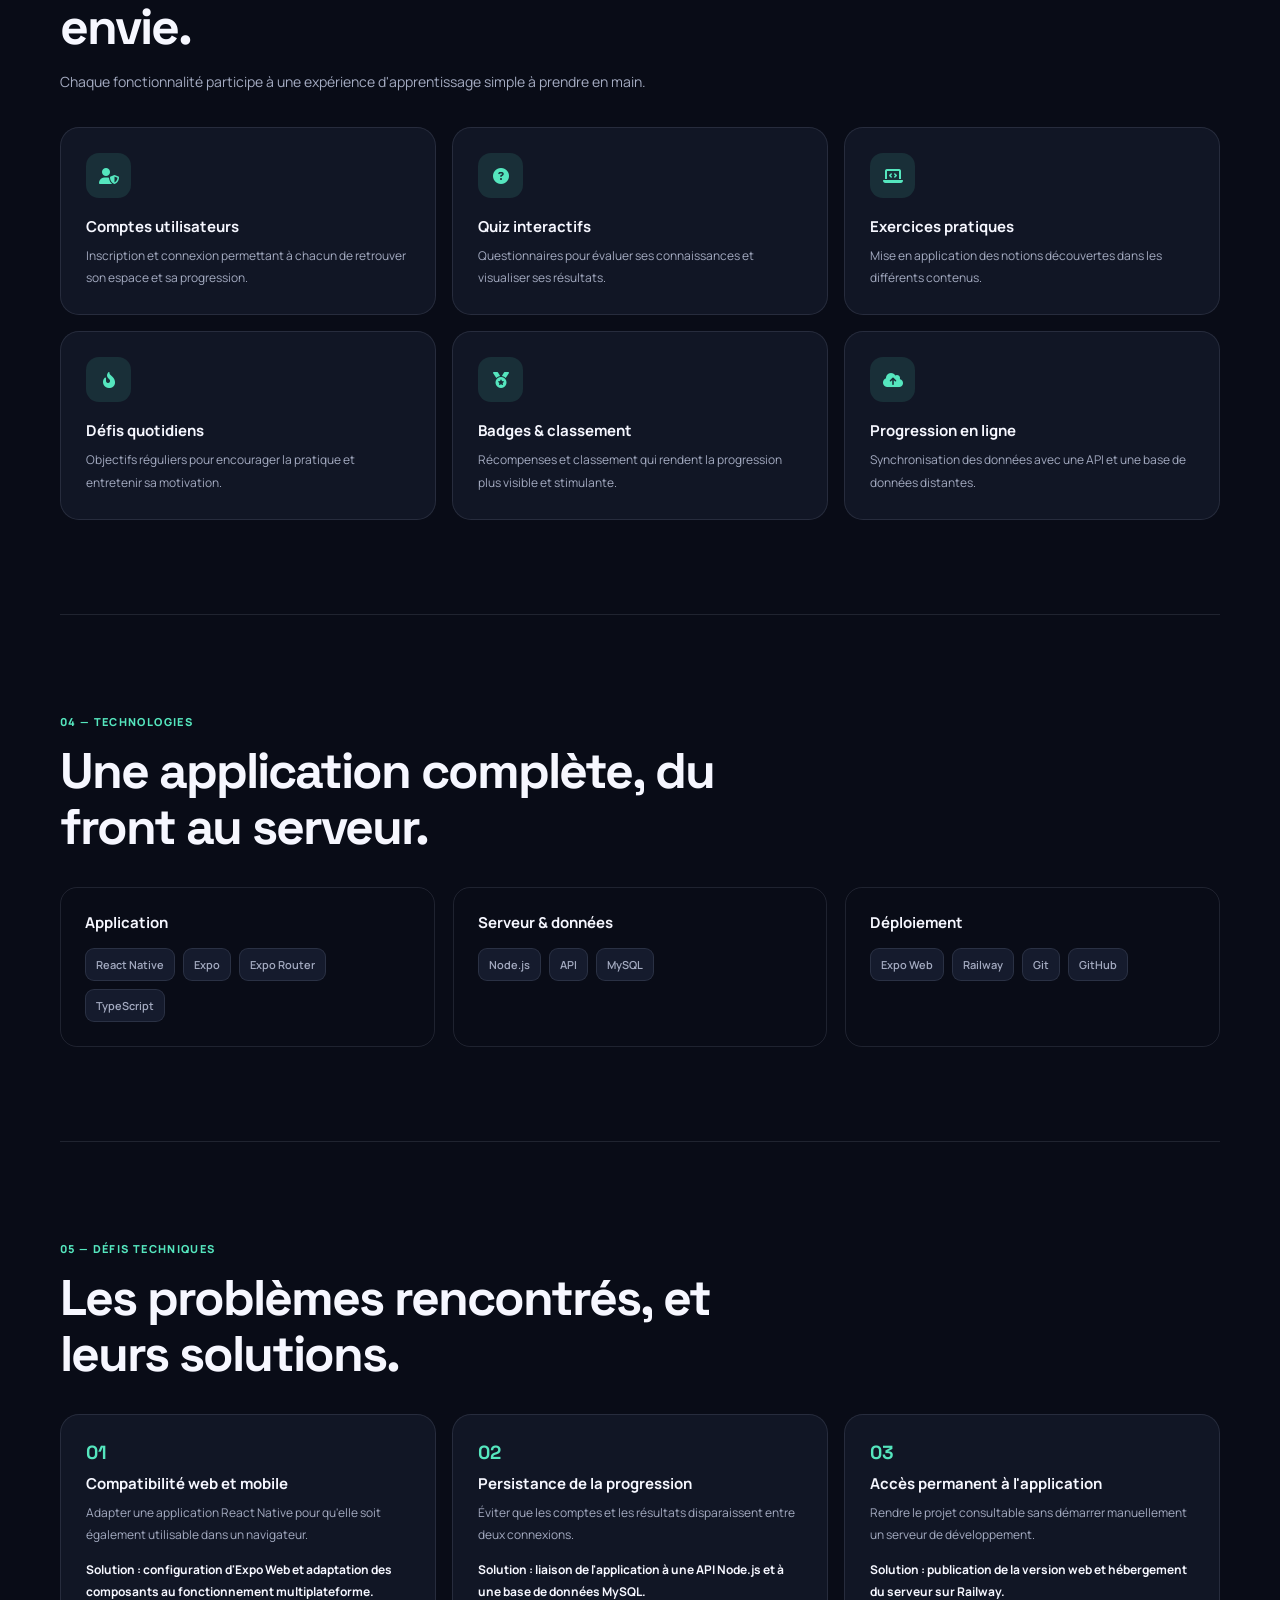
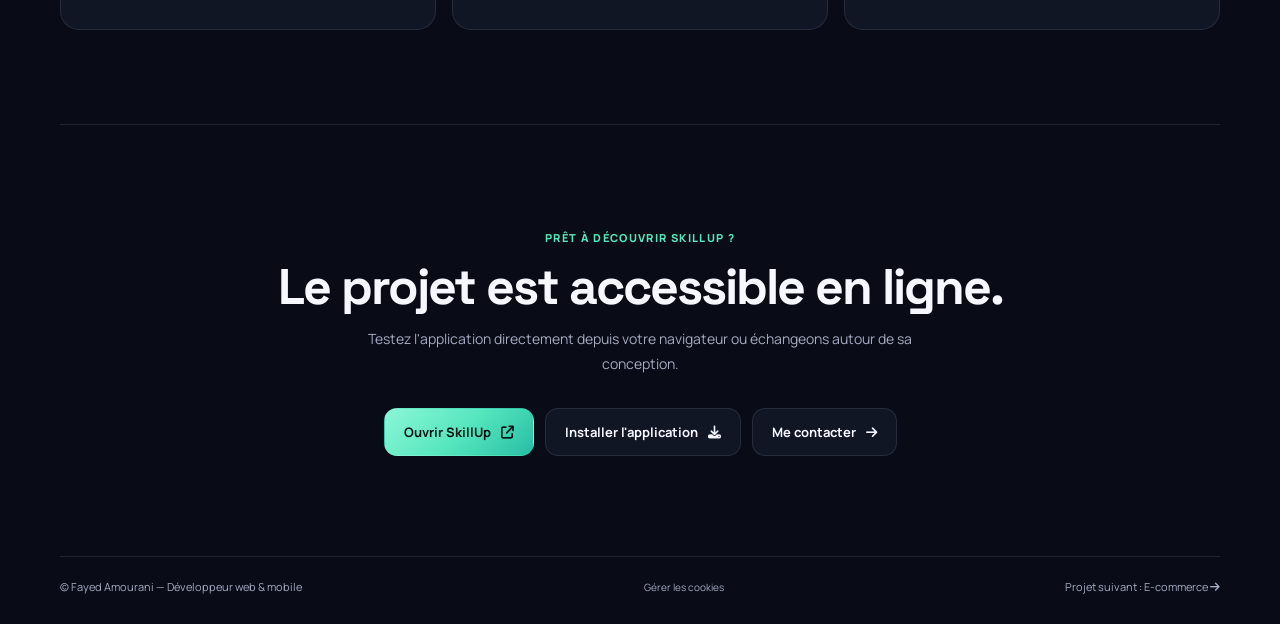
<file: projets/skillup.html>
<!DOCTYPE html>
<html lang="fr" data-theme="dark">
<head>
    <meta charset="UTF-8">
    <meta name="viewport" content="width=device-width, initial-scale=1.0">
    <meta name="description" content="Découvrez SkillUp, une application web et mobile d'apprentissage gamifié développée par Fayed Amourani avec React Native, Expo, TypeScript, Node.js et MySQL.">
    <meta name="theme-color" content="#06151A">
    <title>SkillUp — Projet de Fayed Amourani</title>
    <script>try{document.documentElement.setAttribute("data-theme",localStorage.getItem("theme")||"dark")}catch(error){document.documentElement.setAttribute("data-theme","dark")}</script>
    <link rel="icon" type="image/jpeg" href="../images/logo portfolio AMOURANI Fayed.jpg">
    <link rel="preconnect" href="https://fonts.googleapis.com">
    <link rel="preconnect" href="https://fonts.gstatic.com" crossorigin>
    <link href="https://fonts.googleapis.com/css2?family=Manrope:wght@400;500;600;700;800&family=Space+Grotesk:wght@400;500;600;700&display=swap" rel="stylesheet">
    <link rel="stylesheet" href="https://cdnjs.cloudflare.com/ajax/libs/font-awesome/6.4.0/css/all.min.css">
    <link rel="stylesheet" href="../css/project-details.css?v=projets-cv-mobile-20260825">
    <link rel="stylesheet" href="../css/analytics.css?v=analytics-qr-20260825">
    <link rel="stylesheet" href="../css/motion.css?v=motion-sans-halo-20260825">
</head>
<body class="project-skillup" data-project-name="SkillUp">
    <nav class="detail-nav" aria-label="Navigation du projet">
        <a href="../index.html" class="detail-brand" aria-label="Retour au portfolio de Fayed Amourani"><span class="detail-monogram">FA</span><span class="detail-brand-name">Fayed<span>.</span></span></a>
        <div class="detail-nav-actions">
            <a href="../index.html#projets" class="detail-nav-link"><i class="fas fa-arrow-left"></i><span class="nav-back-label">Tous les projets</span></a>
            <a href="../index.html#contact" class="detail-nav-link">Contact</a>
            <button class="detail-theme-toggle" type="button" aria-label="Changer le thème"><i class="fas fa-sun"></i></button>
        </div>
    </nav>

    <main>
        <section class="project-hero detail-container">
            <div class="breadcrumb"><a href="../index.html">Accueil</a><i class="fas fa-chevron-right"></i><a href="../index.html#projets">Projets</a><i class="fas fa-chevron-right"></i><span>SkillUp</span></div>
            <span class="project-pill"><i class="fas fa-bolt"></i> Application web & mobile</span>
            <h1>Skill<span>Up.</span></h1>
            <p class="project-intro">Une application d'apprentissage gamifié qui transforme la progression en expérience motivante, accessible sur mobile comme sur le web.</p>
            <div class="hero-actions">
                <a href="https://tlkviii-skillup.expo.app" target="_blank" rel="noopener noreferrer" class="detail-button detail-button-primary">Tester l'application <i class="fas fa-arrow-up-right-from-square"></i></a>
                <a href="https://tlkviii.github.io/skillup-install/" target="_blank" rel="noopener noreferrer" class="detail-button detail-button-secondary">Installer SkillUp <i class="fas fa-mobile-screen-button"></i></a>
                <a href="#interface" class="detail-button detail-button-secondary">Voir l'interface <i class="fas fa-arrow-down"></i></a>
            </div>
            <div class="project-meta-grid">
                <div class="meta-item"><span>Type de projet</span><strong>Application multiplateforme</strong></div>
                <div class="meta-item"><span>Mon rôle</span><strong>Conception & développement</strong></div>
                <div class="meta-item"><span>Technologies</span><strong>Expo, TypeScript, Node.js</strong></div>
                <div class="meta-item"><span>Mise en ligne</span><strong>Expo Web & Railway</strong></div>
            </div>
            <div class="project-stage stage-skillup" aria-label="Aperçu de l'application SkillUp">
                <div class="skillup-hero-showcase">
                    <div class="skillup-hero-brand">
                        <img src="../images/skillup-logo.png" alt="Logo de l'application SkillUp" class="skillup-hero-logo">
                        <div>
                            <span class="skillup-hero-kicker">Application d'apprentissage</span>
                            <h2>Apprendre, progresser, recommencer.</h2>
                            <p>Une interface mobile pensée autour de la progression, des objectifs quotidiens et de la pratique.</p>
                        </div>
                    </div>
                    <div class="skillup-hero-phones" aria-label="Captures d'écran de SkillUp">
                        <img src="../images/skillup-home.jpg" alt="Écran d'accueil de SkillUp avec niveau, XP et défis du jour">
                        <img src="../images/skillup-learn.jpg" alt="Écran Apprendre de SkillUp avec les parcours Développement Web, Anglais et Design">
                        <img src="../images/skillup-practice.jpg" alt="Écran Pratique de SkillUp avec les exercices par compétence">
                    </div>
                </div>
            </div>
        </section>

        <section class="detail-section detail-container" id="presentation">
            <div class="detail-section-heading"><span class="section-label">01 — Le projet</span><h2>Apprendre sans perdre sa motivation.</h2><p>Une application pensée pour rendre l'apprentissage plus engageant, plus concret et plus régulier.</p></div>
            <div class="overview-grid">
                <div class="overview-copy"><p>SkillUp est une application web et mobile qui rassemble plusieurs formats d'apprentissage dans une seule expérience. L'utilisateur peut créer un compte, répondre à des quiz, réaliser des exercices et suivre sa progression.</p><p>Le projet associe une interface React Native compatible avec le navigateur à une API Node.js et une base de données MySQL. Les comptes, les résultats et la progression sont ainsi conservés en ligne.</p></div>
                <aside class="overview-callout"><strong><i class="fas fa-bullseye"></i> Objectifs du projet</strong><ul><li>Proposer une expérience cohérente sur mobile et sur le web.</li><li>Encourager l'apprentissage avec des défis, badges et classements.</li><li>Synchroniser les données utilisateur avec un serveur distant.</li><li>Publier une version accessible directement depuis un navigateur.</li></ul></aside>
            </div>
        </section>

        <section class="detail-section detail-container" id="interface">
            <div class="detail-section-heading"><span class="section-label">02 — Interface</span><h2>Une expérience pensée d'abord pour le mobile.</h2><p>Quelques écrans réels de SkillUp : progression, apprentissage, pratique et statistiques.</p></div>
            <div class="skillup-screens-grid">
                <figure class="skillup-screen-card"><div class="skillup-phone-frame"><img src="../images/skillup-home.jpg" alt="Accueil SkillUp : niveau, expérience et défis quotidiens" loading="lazy"></div><figcaption><strong>Accueil</strong><span>Niveau, XP et défis du jour.</span></figcaption></figure>
                <figure class="skillup-screen-card"><div class="skillup-phone-frame"><img src="../images/skillup-learn.jpg" alt="Section Apprendre de SkillUp avec les différents parcours" loading="lazy"></div><figcaption><strong>Apprendre</strong><span>Parcours et progression par compétence.</span></figcaption></figure>
                <figure class="skillup-screen-card"><div class="skillup-phone-frame"><img src="../images/skillup-practice.jpg" alt="Section Pratique de SkillUp avec les exercices disponibles" loading="lazy"></div><figcaption><strong>Pratique</strong><span>Exercices guidés et suivi des réussites.</span></figcaption></figure>
                <figure class="skillup-screen-card"><div class="skillup-phone-frame"><img src="../images/skillup-profile.jpg" alt="Profil SkillUp avec statistiques, XP et badges" loading="lazy"></div><figcaption><strong>Profil & statistiques</strong><span>Série, XP, niveaux et badges.</span></figcaption></figure>
            </div>
        </section>

        <section class="detail-section detail-container" id="fonctionnalites">
            <div class="detail-section-heading"><span class="section-label">03 — Fonctionnalités</span><h2>Une progression qui donne envie.</h2><p>Chaque fonctionnalité participe à une expérience d'apprentissage simple à prendre en main.</p></div>
            <div class="features-grid">
                <article class="feature-card"><span class="feature-icon"><i class="fas fa-user-shield"></i></span><h3>Comptes utilisateurs</h3><p>Inscription et connexion permettant à chacun de retrouver son espace et sa progression.</p></article>
                <article class="feature-card"><span class="feature-icon"><i class="fas fa-circle-question"></i></span><h3>Quiz interactifs</h3><p>Questionnaires pour évaluer ses connaissances et visualiser ses résultats.</p></article>
                <article class="feature-card"><span class="feature-icon"><i class="fas fa-laptop-code"></i></span><h3>Exercices pratiques</h3><p>Mise en application des notions découvertes dans les différents contenus.</p></article>
                <article class="feature-card"><span class="feature-icon"><i class="fas fa-fire-flame-curved"></i></span><h3>Défis quotidiens</h3><p>Objectifs réguliers pour encourager la pratique et entretenir sa motivation.</p></article>
                <article class="feature-card"><span class="feature-icon"><i class="fas fa-medal"></i></span><h3>Badges & classement</h3><p>Récompenses et classement qui rendent la progression plus visible et stimulante.</p></article>
                <article class="feature-card"><span class="feature-icon"><i class="fas fa-cloud-arrow-up"></i></span><h3>Progression en ligne</h3><p>Synchronisation des données avec une API et une base de données distantes.</p></article>
            </div>
        </section>

        <section class="detail-section detail-container">
            <div class="detail-section-heading"><span class="section-label">04 — Technologies</span><h2>Une application complète, du front au serveur.</h2></div>
            <div class="stack-layout">
                <article class="stack-group"><h3>Application</h3><div class="stack-tags"><span>React Native</span><span>Expo</span><span>Expo Router</span><span>TypeScript</span></div></article>
                <article class="stack-group"><h3>Serveur & données</h3><div class="stack-tags"><span>Node.js</span><span>API</span><span>MySQL</span></div></article>
                <article class="stack-group"><h3>Déploiement</h3><div class="stack-tags"><span>Expo Web</span><span>Railway</span><span>Git</span><span>GitHub</span></div></article>
            </div>
        </section>

        <section class="detail-section detail-container">
            <div class="detail-section-heading"><span class="section-label">05 — Défis techniques</span><h2>Les problèmes rencontrés, et leurs solutions.</h2></div>
            <div class="challenge-grid">
                <article class="challenge-card"><span class="challenge-index">01</span><h3>Compatibilité web et mobile</h3><p>Adapter une application React Native pour qu'elle soit également utilisable dans un navigateur.<span class="challenge-solution">Solution : configuration d'Expo Web et adaptation des composants au fonctionnement multiplateforme.</span></p></article>
                <article class="challenge-card"><span class="challenge-index">02</span><h3>Persistance de la progression</h3><p>Éviter que les comptes et les résultats disparaissent entre deux connexions.<span class="challenge-solution">Solution : liaison de l'application à une API Node.js et à une base de données MySQL.</span></p></article>
                <article class="challenge-card"><span class="challenge-index">03</span><h3>Accès permanent à l'application</h3><p>Rendre le projet consultable sans démarrer manuellement un serveur de développement.<span class="challenge-solution">Solution : publication de la version web et hébergement du serveur sur Railway.</span></p></article>
            </div>
        </section>

        <section class="project-closing detail-container"><span class="section-label">Prêt à découvrir SkillUp ?</span><h2>Le projet est accessible en ligne.</h2><p>Testez l'application directement depuis votre navigateur ou échangeons autour de sa conception.</p><div class="closing-actions"><a href="https://tlkviii-skillup.expo.app" target="_blank" rel="noopener noreferrer" class="detail-button detail-button-primary">Ouvrir SkillUp <i class="fas fa-arrow-up-right-from-square"></i></a><a href="https://tlkviii.github.io/skillup-install/" target="_blank" rel="noopener noreferrer" class="detail-button detail-button-secondary">Installer l'application <i class="fas fa-download"></i></a><a href="../index.html#contact" class="detail-button detail-button-secondary">Me contacter <i class="fas fa-arrow-right"></i></a></div></section>
    </main>

    <footer class="detail-footer detail-container"><span>© Fayed Amourani — Développeur web & mobile</span><button type="button" class="analytics-preferences-link" data-analytics-preferences>Gérer les cookies</button><a href="ecommerce.html">Projet suivant : E-commerce <i class="fas fa-arrow-right"></i></a></footer>
    <button class="project-scroll-top" type="button" aria-label="Remonter en haut de la page"><i class="fas fa-arrow-up"></i></button>
    <script src="../js/project-details.js?v=projets-cv-mobile-20260825"></script>
    <script src="../js/analytics.js?v=analytics-qr-20260825"></script>
    <script src="../js/motion.js?v=motion-sans-halo-20260825"></script>
</body>
</html>
</file>
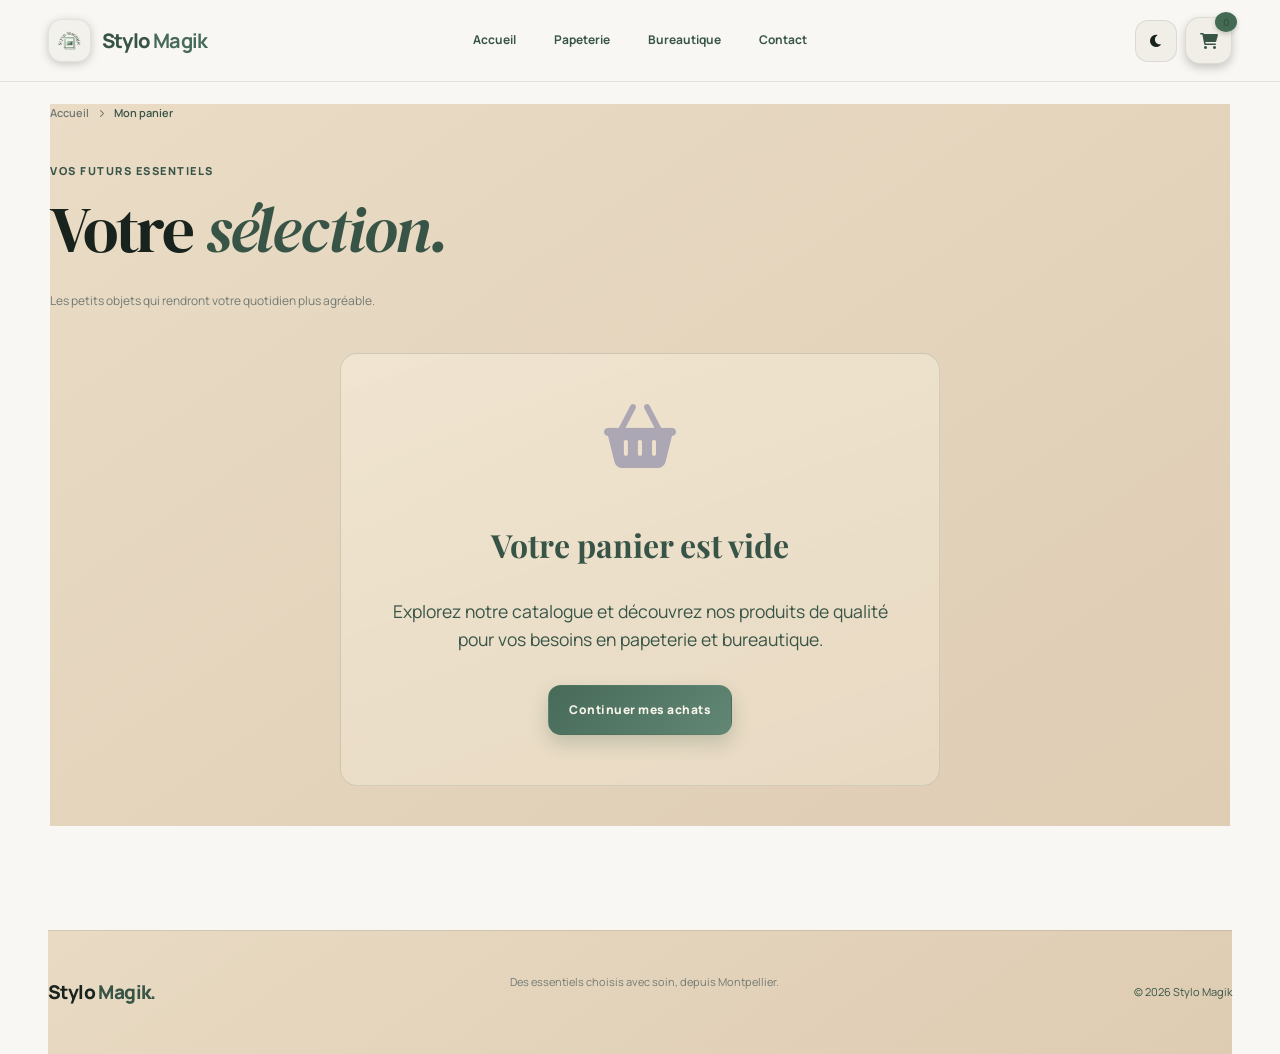
<file: ecommerce/pages/panier.html>
<!DOCTYPE html>
<html lang="fr">
<head>
    <meta charset="UTF-8">
    <meta name="viewport" content="width=device-width, initial-scale=1.0">
    <meta name="description" content="Consultez et gérez les articles dans votre panier d'achat sur Stylo Magik - votre destination pour la papeterie et bureautique de qualité." />
    <title>Stylo Magik - Panier</title>
    <link rel="stylesheet" href="../Styles/styles.css">
    <link rel="stylesheet" href="../Styles/StylesPanier.css">
    <link rel="stylesheet" href="https://cdnjs.cloudflare.com/ajax/libs/font-awesome/6.0.0/css/all.min.css">
    <link rel="preconnect" href="https://fonts.googleapis.com">
    <link rel="preconnect" href="https://fonts.gstatic.com" crossorigin>
    <link href="https://fonts.googleapis.com/css2?family=Montserrat:wght@300;400;500;600;700;800&family=Playfair+Display:wght@500;600;700&display=swap" rel="stylesheet">
    <link href="https://fonts.googleapis.com/css2?family=Manrope:wght@400;500;600;700;800&family=DM+Serif+Display:ital@0;1&display=swap" rel="stylesheet">
    <link rel="stylesheet" href="../Styles/redesign.css?v=atelier-signature-20260825-2">
</head>
<body class="blue-theme-background theme-day shop-premium shop-cart-page">
    <header>
        <div class="top-header">
            <div class="logo">
                <a href="../index.html">
                    <img src="../Images/Logo.png" alt="Logo Stylo Magique - Fournitures de bureau et papeterie" class="logo">
                    <h1>Stylo <span class="logo-accent">Magik</span></h1>
                </a>
            </div>
            <button class="menu-toggle" aria-label="Menu">
                <i class="fas fa-bars"></i>
            </button>
            <div class="user-actions">
                <a href="./panier.html" class="cart-icon">
                    <i class="fas fa-shopping-cart"></i>
                    <span class="cart-count">0</span>
                </a>
            </div>
        </div>
        <nav>
            <ul>
                <li><a href="../index.html">Accueil</a></li>
                <li><a href="./papeterie.html">Papeterie</a></li>
                <li><a href="./bureautique.html">Bureautique</a></li>
                <li><a href="../index.html#contact">Contact</a></li>
            </ul>
        </nav>
    </header>

    <main class="cart-page blue-gradient-bg">
        <div class="shop-breadcrumb"><a href="../index.html">Accueil</a><i class="fas fa-chevron-right"></i><span>Mon panier</span></div>
        <div class="shop-cart-heading"><span class="shop-eyebrow">Vos futurs essentiels</span><h1>Votre <span>sélection.</span></h1><p>Les petits objets qui rendront votre quotidien plus agréable.</p></div>
        
        <div id="cart-content">
            <!-- Panier avec articles -->
            <div class="cart-container" id="filled-cart">
                <div class="cart-items">
                    <!-- Les articles seront ajoutés dynamiquement ici -->
                </div>

                <div class="cart-summary">
                    <h2>Résumé de la commande</h2>
                    <div class="summary-details">
                        <div class="subtotal">
                            <span>Sous-total</span>
                            <span class="amount">€0.00</span>
                        </div>
                        <div class="shipping">
                            <span>Livraison</span>
                            <span class="amount">€4.99</span>
                        </div>
                        <div class="total">
                            <span>Total</span>
                            <span class="amount">€0.00</span>
                        </div>
                    </div>
                    <button class="checkout-button">
                        Finaliser ma commande
                        <i class="fas fa-lock"></i>
                    </button>
                    <p class="shop-checkout-note"><i class="fas fa-shield-alt"></i> Projet de démonstration : paiement non activé.</p>
                    <div class="shop-order-guarantees"><span><i class="fas fa-box-open"></i> Préparation soignée</span><span><i class="fas fa-lock"></i> Informations protégées</span></div>
                </div>
            </div>

            <!-- Panier vide (affiché conditionnellement via JavaScript) -->
            <div class="empty-cart" id="empty-cart" style="display: none;">
                <i class="fas fa-shopping-basket"></i>
                <h3>Votre panier est vide</h3>
                <p>Explorez notre catalogue et découvrez nos produits de qualité pour vos besoins en papeterie et bureautique.</p>
                <a href="../index.html" class="continue-shopping">Continuer mes achats</a>
            </div>
        </div>
    </main>

    <footer class="blue-gradient-bg shop-footer">
        <a class="shop-footer-brand" href="../index.html">Stylo <span>Magik.</span></a><p>Des essentiels choisis avec soin, depuis Montpellier.</p><span>© 2026 Stylo Magik</span>
    </footer>

    <script src="../scripts/cart.js"></script>
    <script src="../scripts/mobile-menu.js"></script>
    <script src="../scripts/back-to-top.js"></script>
    <script src="../scripts/header-scroll.js"></script>
    <script src="../scripts/theme-toggle.js?v=navbar-theme-20260825-1"></script>
    <script src="../scripts/redesign.js?v=atelier-signature-20260825"></script>
    <script>
        document.addEventListener('DOMContentLoaded', () => {
            // Mettre à jour l'affichage initial du panier
            cart.updateCartDisplay();
            
            // Gestion de l'affichage panier vide/rempli
            function updateCartView() {
                const cartItems = document.querySelectorAll('.cart-item');
                const filledCart = document.getElementById('filled-cart');
                const emptyCart = document.getElementById('empty-cart');
                
                if (cartItems.length === 0) {
                    filledCart.style.display = 'none';
                    emptyCart.style.display = 'block';
                } else {
                    filledCart.style.display = 'grid';
                    emptyCart.style.display = 'none';
                }
            }
            
            // Appel initial
            updateCartView();
            
            // Observer pour détecter les changements dans le panier
            const observer = new MutationObserver(updateCartView);
            observer.observe(document.querySelector('.cart-items'), { 
                childList: true,
                subtree: true 
            });
        });
    </script>

    <button id="back-to-top" aria-label="Retour en haut">
        <i class="fas fa-arrow-up"></i>
    </button>

    <script>
        // Fonctionnalité du bouton retour en haut
        const backToTopButton = document.getElementById('back-to-top');
        
        window.addEventListener('scroll', function() {
            if (window.scrollY > 500) {
                backToTopButton.classList.add('visible');
            } else {
                backToTopButton.classList.remove('visible');
            }
        });
        
        backToTopButton.addEventListener('click', function() {
            window.scrollTo({
                top: 0,
                behavior: 'smooth'
            });
        });
    </script>
</body>
</html>
</file>
<file: ecommerce/Styles/styles.css>
:root {
    /* Palette de couleurs enrichie - Thème Bleu Foncé */
    --primary-color: #1A237E;      /* Bleu foncé principal */
    --secondary-color: #3949AB;    /* Bleu secondaire */
    --accent-color: #00BCD4;       /* Cyan accent */
    --dark-accent: #0097A7;        /* Cyan foncé pour hover */
    --text-color: #1A2A33;         /* Gris très foncé pour texte */
    --text-light: #607D8B;         /* Gris-bleu pour texte léger */
    --background-color: #F5F7FA;   /* Fond légèrement teinté de bleu */
    --header-bg: linear-gradient(135deg, #0D1B42 0%, #1A237E 100%);
    --card-bg: #FFFFFF;
    --beige-light: #F8F5ED;       
    --section-accent: #E8EAF6;    /* Bleu très clair pour les sections */
    
    /* Polices et typographies */
    --font-main: 'Montserrat', sans-serif;
    --font-accent: 'Playfair Display', serif;
    
    /* Effets et transitions */
    --box-shadow: 0 8px 25px rgba(0, 0, 0, 0.08);
    --hover-shadow: 0 12px 30px rgba(0, 0, 0, 0.12);
    --transition: all 0.3s cubic-bezier(0.25, 0.8, 0.25, 1);
    --border-radius: 10px;
    --button-radius: 30px;
}

/* Importation de la police Google Fonts */
@import url('https://fonts.googleapis.com/css2?family=Montserrat:wght@300;400;500;600;700&display=swap');

/* Reset de base */
* {
    margin: 0;
    padding: 0;
    box-sizing: border-box;
}

html {
    scroll-behavior: smooth;
}

body {
    font-family: var(--font-main);
    background-color: var(--background-color);
    color: var(--text-color);
    margin: 0;
    padding: 0;
    line-height: 1.7;
    display: flex;
    flex-direction: column;
    min-height: 100vh;
    overflow-x: hidden;
}

header {
    background: linear-gradient(135deg, rgba(13, 27, 66, 0.9) 0%, rgba(26, 35, 126, 0.85) 100%);
    backdrop-filter: blur(10px);
    box-shadow: 0 8px 30px rgba(0, 0, 0, 0.15);
    border-bottom: 1px solid rgba(255, 255, 255, 0.1);
    color: var(--white);
    padding: 0;
    position: fixed;
    width: 100%;
    top: 0;
    left: 0;
    z-index: 1000;
    flex-shrink: 0;
    transition: transform 0.4s ease;
}

header.hidden {
    transform: translateY(-100%);
}

.top-header {
    display: flex;
    justify-content: space-between;
    align-items: center;
    padding: 20px 40px;
}

.logo {
    display: flex;
    align-items: center;
    gap: 15px;
    text-decoration: none;
    color: var(--white);
}

.logo a {
    display: flex;
    align-items: center;
    gap: 15px;
    color: var(--white);
    text-decoration: none;
}

.logo img {
    height: 45px;
    filter: drop-shadow(0 2px 4px rgba(0, 0, 0, 0.2));
    transition: all 0.4s ease;
}

.logo:hover img {
    transform: rotate(-5deg);
}

.logo h1 {
    margin: 0;
    font-size: 2.2em;
    padding: 0;
    white-space: nowrap;
    color: var(--white);
    font-weight: 800;
    letter-spacing: 1.5px;
    text-shadow: 0 2px 5px rgba(0, 0, 0, 0.2);
}

.logo-accent {
    color: #00BCD4;
    font-weight: 700;
    position: relative;
    display: inline-block;
}

.logo-accent::after {
    content: '';
    position: absolute;
    width: 100%;
    height: 3px;
    background: #00BCD4;
    bottom: -3px;
    left: 0;
    transform: scaleX(0);
    transform-origin: left;
    transition: transform 0.4s ease;
}

.logo:hover .logo-accent::after {
    transform: scaleX(1);
}

nav {
    background-color: transparent;
    box-shadow: none;
    padding: 10px 40px;
}

nav ul {
    color: white;
    display: flex;
    justify-content: center;
    list-style: none;
    margin: 0;
    padding: 0;
    gap: 15px;
}

nav a {
    color: var(--white);
    padding: 12px 28px;
    font-weight: 700;
    font-size: 0.95rem;
    transition: all 0.4s cubic-bezier(0.175, 0.885, 0.32, 1.275);
    text-decoration: none;
    display: block;
    border-radius: 30px;
    position: relative;
    overflow: hidden;
}

nav a::before {
    content: '';
    position: absolute;
    top: 0;
    left: 0;
    width: 100%;
    height: 100%;
    background: linear-gradient(90deg, rgba(255,255,255,0) 0%, rgba(255,255,255,0.1) 50%, rgba(255,255,255,0) 100%);
    transform: translateX(-100%);
    transition: transform 0.6s ease;
}

nav a:hover::before {
    transform: translateX(100%);
}

.user-actions {
    display: flex;
    align-items: center;
    gap: 20px;
}

.cart-icon {
    position: relative;
    color: var(--white);
    font-size: 1.2em;
    padding: 12px;
    width: 48px;
    height: 48px;
    border-radius: 50%;
    background: rgba(0, 188, 212, 0.2);
    transition: all 0.4s cubic-bezier(0.175, 0.885, 0.32, 1.275);
    text-decoration: none;
    display: flex;
    align-items: center;
    justify-content: center;
    box-shadow: 0 4px 10px rgba(0, 0, 0, 0.2);
}

.cart-icon:hover {
    background: rgba(0, 188, 212, 0.3);
    transform: translateY(-2px);
    box-shadow: 0 8px 20px rgba(0, 0, 0, 0.25);
}

.cart-count {
    position: absolute;
    top: -8px;
    right: -8px;
    background-color: #00BCD4;
    color: white;
    border-radius: 50%;
    width: 22px;
    height: 22px;
    display: flex;
    align-items: center;
    justify-content: center;
    font-size: 0.7em;
    font-weight: 700;
    box-shadow: 0 2px 5px rgba(0, 0, 0, 0.2);
    transition: all 0.3s ease;
}

.cart-icon:hover .cart-count {
    transform: scale(1.2);
}

main {
    padding: 0;
    max-width: 100%;
    margin: 120px 0 0 0; /* Pour compenser l'en-tête fixe */
    background: var(--background-color);
    flex-grow: 1;
}

footer {
    background-color: var(--dark-green);
    color: var(--white);
    text-align: center;
    padding: 30px 0;
    position: relative;
    width: 100%;
}

/* Additional styles for a modern look */
h2, h3, h4, h5, h6 {
    color: #444;
    margin-top: 20px;
}

p {
    margin-bottom: 20px;
}

a {
    color: var(--accent-color);
    text-decoration: none;
    transition: color 0.3s;
}

a:hover {
    color: #0056b3;
}

button {
    background-color: var(--accent-color);
    color: var(--white);
    border: none;
    padding: 10px 20px;
    border-radius: 4px;
    cursor: pointer;
    transition: background-color 0.3s;
}

button:hover {
    background-color: var(--primary-color);
}

.container {
    width: 100%;
    max-width: 100%;
    margin: 0;
    padding: 0;
}

.card {
    background-color: var(--beige-light);
    padding: 20px;
    margin: 20px 0;
    box-shadow: 0 2px 4px rgba(0, 0, 0, 0.1);
    border-radius: 8px;
    transition: var(--hover-transition);
    border: 1px solid rgba(0, 0, 0, 0.05);
}

.card:hover {
    transform: var(--card-hover-transform);
    box-shadow: 0 8px 25px rgba(0, 0, 0, 0.1);
}

.card h3 {
    margin-top: 0;
}

.card p {
    margin-bottom: 0;
}

/* Hero Section - Amélioration de la lisibilité du texte */
.hero {
    min-height: 650px;
    padding: 150px 40px;
    display: flex;
    align-items: center;
    justify-content: center;
    position: relative;
    overflow: hidden;
    background: linear-gradient(135deg, rgba(13, 27, 66, 0.9) 0%, rgba(26, 35, 126, 0.85) 100%);
    margin-top: 80px;
}

.hero::before {
    content: '';
    position: absolute;
    top: 0;
    left: 0;
    width: 100%;
    height: 100%;
    background-image: url("data:image/svg+xml,%3Csvg width='60' height='60' viewBox='0 0 60 60' xmlns='http://www.w3.org/2000/svg'%3E%3Cg fill='%233949AB' fill-opacity='0.1' fill-rule='evenodd'%3E%3Cpath d='M36 34v-4h-2v4h-4v2h4v4h2v-4h4v-2h-4zm0-30V0h-2v4h-4v2h4v4h2V6h4V4h-4zM6 34v-4H4v4H0v2h4v4h2v-4h4v-2H6zM6 4V0H4v4H0v2h4v4h2V6h4V4H6z'/%3E%3C/g%3E%3C/svg%3E");
    z-index: 0;
}

.hero-content {
    position: relative;
    z-index: 2;
    text-align: center;
    max-width: 900px;
    padding: 50px;
    background: rgba(13, 27, 66, 0.15);
    backdrop-filter: blur(8px);
    border-radius: 20px;
    border: 1px solid rgba(57, 73, 171, 0.2);
    box-shadow: 0 20px 50px rgba(0, 0, 0, 0.15);
    animation: fadeInUp 1s ease-out forwards;
    overflow: hidden;
}

.hero-content::before {
    content: '';
    position: absolute;
    inset: 0;
    border-radius: 20px;
    padding: 2px;
    background: linear-gradient(45deg, rgba(57, 73, 171, 0.1), rgba(0, 188, 212, 0.5), rgba(57, 73, 171, 0.1));
    -webkit-mask: 
        linear-gradient(#fff 0 0) content-box,
        linear-gradient(#fff 0 0);
    -webkit-mask-composite: xor;
    mask-composite: exclude;
    animation: borderGlow 4s linear infinite;
}

@keyframes borderGlow {
    0%, 100% { opacity: 0.3; }
    50% { opacity: 0.8; }
}

.hero-content:hover {
    transform: perspective(800px) rotateX(2deg) translateY(-5px);
}

.hero-title {
    font-size: 4.5em;
    color: white;
    text-shadow: 0 4px 12px rgba(0, 0, 0, 0.3);
    line-height: 1.1;
    margin-bottom: 30px;
    position: relative;
    font-weight: 800;
    letter-spacing: 1px;
}

.hero-title strong {
    font-weight: 800;
}

.hero-title::after {
    content: '';
    position: absolute;
    bottom: -15px;
    left: 50%;
    transform: translateX(-50%);
    width: 120px;
    height: 4px;
    background: linear-gradient(to right, var(--accent-color), #FF8F5D);
    border-radius: 4px;
}

.hero-content p {
    font-size: 1.4em;
    line-height: 1.7;
    margin-bottom: 45px;
    color: rgba(255, 255, 255, 0.95);
    font-weight: 500;
    max-width: 800px;
    margin-left: auto;
    margin-right: auto;
    text-shadow: 0 2px 8px rgba(0, 0, 0, 0.2);
}

.hero-content p strong {
    color: #FF8F5D;
    font-weight: 700;
    position: relative;
    display: inline-block;
}

.hero-content p strong::after {
    content: '';
    position: absolute;
    width: 100%;
    height: 2px;
    bottom: 0;
    left: 0;
    background-color: #FF8F5D;
    opacity: 0.7;
}

.hero-buttons {
    display: flex;
    gap: 30px;
    justify-content: center;
    margin-top: 50px;
}

.cta-button {
    display: inline-block;
    border: none;
    padding: 15px 32px;
    text-align: center;
    text-decoration: none;
    cursor: pointer;
    border-radius: var(--button-radius);
    font-weight: 600;
    letter-spacing: 0.5px;
    overflow: hidden;
    position: relative;
    z-index: 1;
    color: white;
    background: linear-gradient(135deg, #1A237E 0%, #3949AB 100%);
    box-shadow: 0 4px 15px rgba(26, 35, 126, 0.3);
    transition: all 0.4s;
}

.cta-button::before {
    content: '';
    position: absolute;
    top: 0;
    left: 0;
    width: 100%;
    height: 100%;
    background: linear-gradient(45deg, rgba(255,255,255,0.15), rgba(255,255,255,0));
    z-index: -1;
    transform: scaleX(0);
    transform-origin: right;
    transition: transform 0.5s ease;
}

.cta-button:hover::before {
    transform: scaleX(1);
    transform-origin: left;
}

.cta-button:hover {
    transform: translateY(-7px);
    box-shadow: 0 15px 30px rgba(0, 0, 0, 0.3);
}

.highlight {
    position: relative;
    display: inline-block;
    color: #00BCD4;
    font-weight: 700;
    z-index: 1;
    padding: 0 5px;
}

.highlight::after {
    content: '';
    position: absolute;
    bottom: 5px;
    left: 0;
    width: 100%;
    height: 8px;
    background: rgba(0, 188, 212, 0.3);
    z-index: -1;
    transform: skew(-12deg) rotate(-2deg);
    transition: all 0.5s cubic-bezier(0.23, 1, 0.32, 1);
}

.hero-title:hover .highlight::after {
    transform: scaleX(1);
    background-color: white;
}

/* Éléments décoratifs autour du texte */
.hero-particles {
    position: absolute;
    top: 0;
    left: 0;
    width: 100%;
    height: 100%;
    overflow: hidden;
    z-index: 1;
}

.hero-particles::before,
.hero-particles::after,
.hero-particles span {
    content: '';
    position: absolute;
    border-radius: 50%;
    background-color: rgba(255, 255, 255, 0.15);
    box-shadow: 0 0 20px rgba(255, 255, 255, 0.1);
    animation: floatParticle 15s infinite linear;
}

.hero-particles::before {
    top: 20%;
    left: 30%;
    width: 15px;
    height: 15px;
    animation-duration: 25s;
}

.hero-particles::after {
    top: 70%;
    left: 60%;
    width: 12px;
    height: 12px;
    animation-duration: 18s;
    animation-delay: 2s;
}

.hero-particles span {
    top: 40%;
    left: 80%;
    width: 20px;
    height: 20px;
    animation-duration: 30s;
    animation-delay: 5s;
}

@keyframes floatParticle {
    0% {
        transform: translate(0, 0) rotate(0deg);
        opacity: 0;
    }
    20% {
        opacity: 0.8;
    }
    50% {
        transform: translate(-100px, -50px) rotate(180deg);
        opacity: 0.4;
    }
    80% {
        opacity: 0.7;
    }
    100% {
        transform: translate(100px, 100px) rotate(360deg);
        opacity: 0;
    }
}

/* Effet de lumière pour améliorer la lisibilité du contenu */
.hero-content::after {
    content: '';
    position: absolute;
    top: 0;
    left: 0;
    right: 0;
    bottom: 0;
    background: radial-gradient(circle at center, rgba(255, 255, 255, 0.07) 0%, rgba(255, 255, 255, 0) 70%);
    z-index: -1;
    pointer-events: none;
}

/* Adaptation responsive avec amélioration de la lisibilité sur mobile */
@media (max-width: 768px) {
    .hero-content {
        padding: 50px 30px;
        width: 95%;
        background: rgba(20, 60, 30, 0.7);
    }
    
    .hero-title {
        font-size: 2.8em;
    }
    
    .hero-content p {
        font-size: 1.2em;
        line-height: 1.6;
    }
    
    .hero-buttons {
        flex-direction: column;
        gap: 20px;
    }
    
    .cta-button {
        padding: 16px 32px;
        font-size: 1em;
    }
}

@media (max-width: 480px) {
    .hero-content {
        padding: 40px 25px;
    }
    
    .hero-title {
        font-size: 2.2em;
    }
    
    .hero-content p {
        font-size: 1.1em;
    }
}

/* Section Catégories - Design amélioré */
.categories {
    padding: 140px 40px 120px;
    background: linear-gradient(to bottom, #f9fbf9, #ffffff);
    position: relative;
    overflow: hidden;
}

/* Éléments décoratifs d'arrière-plan */
.categories::before {
    content: '';
    position: absolute;
    top: 0;
    left: 0;
    right: 0;
    height: 180px;
    background: linear-gradient(to bottom, var(--background-color), transparent);
    z-index: 1;
}

.categories::after {
    content: '';
    position: absolute;
    width: 600px;
    height: 600px;
    border-radius: 50%;
    background: radial-gradient(circle, rgba(44, 140, 69, 0.03) 0%, rgba(44, 140, 69, 0) 70%);
    top: 20%;
    right: -200px;
    z-index: 0;
}

/* Titre de section avec animation et décoration */
.categories h2 {
    text-align: center;
    font-size: 3.5em;
    color: var(--primary-color);
    margin-bottom: 80px;
    position: relative;
    z-index: 2;
    font-family: var(--font-accent);
    font-weight: 700;
}

.categories h2::before {
    content: '';
    position: absolute;
    width: 60px;
    height: 60px;
    background: rgba(44, 140, 69, 0.06);
    border-radius: 50%;
    top: -30px;
    left: 50%;
    transform: translateX(-50%);
    z-index: -1;
}

.categories h2::after {
    content: '';
    display: block;
    width: 120px;
    height: 4px;
    background: linear-gradient(to right, var(--accent-color), transparent);
    margin: 25px auto 0;
    border-radius: 4px;
}

/* Grille de catégories avec animation d'entrée */
.category-grid {
    display: grid;
    grid-template-columns: repeat(2, 1fr);
    gap: 60px;
    max-width: 1400px;
    margin: 0 auto;
    position: relative;
    z-index: 2;
}

/* Cartes des catégories avec effets 3D et interactions */
.category-card {
    position: relative;
    height: 520px;
    border-radius: 20px;
    overflow: hidden;
    box-shadow: 0 20px 60px rgba(0, 0, 0, 0.1);
    transition: all 0.7s cubic-bezier(0.2, 1, 0.3, 1);
    transform-style: preserve-3d;
    perspective: 1000px;
}

.category-card:hover {
    transform: translateY(-16px) rotateX(2deg);
    box-shadow: 0 40px 70px rgba(0, 0, 0, 0.15);
}

/* Effet de contour brillant au survol */
.category-card::after {
    content: '';
    position: absolute;
    top: -2px;
    left: -2px;
    right: -2px;
    bottom: -2px;
    background: linear-gradient(45deg, #3949AB, #00BCD4, #3949AB);
    background-size: 400% 400%;
    z-index: -1;
    opacity: 0;
    border-radius: calc(var(--border-radius) + 2px);
    animation: moveBackground 10s ease infinite;
    transition: opacity 0.4s;
}

.category-card:hover::after {
    opacity: 1;
}

/* Conteneur d'image avec effets parallax */
.category-image {
    height: 100%;
    width: 100%;
    overflow: hidden;
}

.category-image img {
    width: 100%;
    height: 100%;
    object-fit: cover;
    transition: transform 0.8s cubic-bezier(0.2, 1, 0.3, 1);
    transform-origin: center;
}

.category-card:hover .category-image img {
    transform: scale(1.08);
}

/* Calque de superposition avec dégradé amélioré */
.category-overlay {
    position: absolute;
    top: 0;
    left: 0;
    right: 0;
    bottom: 0;
    background: linear-gradient(
        to bottom, 
        rgba(0, 0, 0, 0) 30%, 
        rgba(0, 0, 0, 0.6) 70%,
        rgba(0, 0, 0, 0.85) 100%
    );
    transition: background 0.5s ease;
}

.category-card:hover .category-overlay {
    background: linear-gradient(
        to bottom, 
        rgba(0, 0, 0, 0) 20%, 
        rgba(0, 0, 0, 0.7) 80%,
        rgba(0, 0, 0, 0.9) 100%
    );
}

/* Contenu textuel avec animations de transition */
.category-content {
    position: absolute;
    bottom: 0;
    left: 0;
    right: 0;
    padding: 50px;
    color: white;
    z-index: 2;
    transform: translateY(5px);
    transition: transform 0.5s cubic-bezier(0.2, 1, 0.3, 1);
}

.category-card:hover .category-content {
    transform: translateY(-10px);
}

.category-content h3 {
    font-size: 2.6em;
    font-family: var(--font-accent);
    font-weight: 700;
    margin-bottom: 20px;
    color: white;
    transition: all 0.5s ease;
    transform: translateY(0);
    position: relative;
    display: inline-block;
}

/* Ligne décorative sous le titre */
.category-content h3::after {
    content: '';
    position: absolute;
    width: 0;
    height: 3px;
    background: var(--accent-color);
    bottom: -10px;
    left: 0;
    transition: width 0.5s ease;
    border-radius: 2px;
}

.category-card:hover .category-content h3::after {
    width: 80px;
}

.category-content p {
    font-size: 1.1em;
    line-height: 1.7;
    margin-bottom: 25px;
    opacity: 0.9;
    max-width: 90%;
    transform: translateY(0);
    transition: all 0.5s ease 0.1s;
    text-shadow: 0 2px 10px rgba(0, 0, 0, 0.3);
}

.category-card:hover .category-content p {
    opacity: 1;
    transform: translateY(-5px);
}

/* Lien d'exploration avec animations */
.category-link {
    font-size: 1.1em;
    font-weight: 600;
    text-transform: uppercase;
    letter-spacing: 1px;
    display: inline-flex;
    align-items: center;
    gap: 12px;
    padding: 12px 0;
    color: var(--accent-color);
    position: relative;
    transition: all 0.5s ease 0.2s;
    opacity: 0.9;
    transform: translateY(10px);
}

.category-card:hover .category-link {
    opacity: 1;
    transform: translateY(0);
}

/* Ligne stylisée sous le lien */
.category-link::after {
    content: '';
    position: absolute;
    bottom: 0;
    left: 0;
    width: 100%;
    height: 2px;
    background: var(--accent-color);
    transform: scaleX(0.3);
    transform-origin: left;
    transition: transform 0.5s ease;
    opacity: 0.6;
}

.category-card:hover .category-link::after {
    transform: scaleX(1);
    opacity: 1;
}

.category-link i {
    transition: transform 0.5s cubic-bezier(0.175, 0.885, 0.32, 1.275);
}

.category-card:hover .category-link i {
    transform: translateX(8px);
}

/* Icon de flèche avec animation de rebond */
.category-link i {
    position: relative;
}

.category-link i::after {
    content: '';
    position: absolute;
    width: 20px;
    height: 20px;
    background: rgba(255, 107, 53, 0.15);
    border-radius: 50%;
    top: 50%;
    left: 50%;
    transform: translate(-50%, -50%) scale(0);
    transition: transform 0.4s ease;
    z-index: -1;
}

.category-card:hover .category-link:hover i::after {
    transform: translate(-50%, -50%) scale(1.5);
}

/* Adaptation responsive */
@media (max-width: 1200px) {
    .category-grid {
        gap: 40px;
    }
    
    .category-card {
        height: 450px;
    }
    
    .category-content {
        padding: 40px;
    }
    
    .category-content h3 {
        font-size: 2.2em;
    }
}

@media (max-width: 768px) {
    .categories {
        padding: 100px 20px 80px;
    }
    
    .categories h2 {
        font-size: 2.8em;
        margin-bottom: 50px;
    }
    
    .category-grid {
        grid-template-columns: 1fr;
        gap: 40px;
    }
    
    .category-card {
        height: 400px;
    }
    
    .category-content {
        padding: 30px;
    }
    
    .category-content h3 {
        font-size: 2em;
    }
}

@media (max-width: 480px) {
    .categories h2 {
        font-size: 2.2em;
    }
    
    .category-card {
        height: 350px;
    }
    
    .category-content {
        padding: 25px;
    }
    
    .category-content h3 {
        font-size: 1.8em;
    }
    
    .category-content p {
        font-size: 1em;
    }
}

/* Animations d'entrée pour le contenu */
@keyframes fadeInUp {
    from {
        opacity: 0;
        transform: translateY(40px);
    }
    to {
        opacity: 1;
        transform: translateY(0);
    }
}

.categories h2 {
    animation: fadeInUp 0.8s ease-out forwards;
}

.category-card:nth-child(1) {
    animation: fadeInUp 0.8s ease-out 0.2s forwards;
}

.category-card:nth-child(2) {
    animation: fadeInUp 0.8s ease-out 0.4s forwards;
}

/* État initial pour les animations */
.categories h2,
.category-card {
    opacity: 0;
}

.categories.animated h2,
.category-card.animated {
    opacity: 1;
}

/* Section "Pourquoi Nous Choisir ?" améliorée */
.advantages {
    padding: 140px 40px 120px;
    background: linear-gradient(135deg, #f7faf7 0%, #e8f5e9 50%, #f7faf7 100%);
    position: relative;
    overflow: hidden;
    margin-top: 60px;
}

/* Éléments décoratifs d'arrière-plan */
.advantages::before {
    content: '';
    position: absolute;
    top: -150px;
    left: -150px;
    width: 400px;
    height: 400px;
    border-radius: 50%;
    background: radial-gradient(circle, rgba(44, 140, 69, 0.08) 0%, rgba(44, 140, 69, 0) 70%);
    z-index: 1;
}

.advantages::after {
    content: '';
    position: absolute;
    bottom: -150px;
    right: -150px;
    width: 400px;
    height: 400px;
    border-radius: 50%;
    background: radial-gradient(circle, rgba(255, 107, 53, 0.07) 0%, rgba(255, 107, 53, 0) 70%);
    z-index: 1;
}

/* Motif de fond subtil */
.advantages-pattern {
    position: absolute;
    top: 0;
    left: 0;
    width: 100%;
    height: 100%;
    background-image: url("data:image/svg+xml,%3Csvg width='20' height='20' viewBox='0 0 20 20' xmlns='http://www.w3.org/2000/svg'%3E%3Cg fill='%2347B36A' fill-opacity='0.05' fill-rule='evenodd'%3E%3Ccircle cx='3' cy='3' r='3'/%3E%3Ccircle cx='13' cy='13' r='3'/%3E%3C/g%3E%3C/svg%3E");
    opacity: 0.5;
    z-index: 1;
}

/* Titre de section avec style amélioré */
.advantages h2 {
    text-align: center;
    font-size: 3.4em;
    color: var(--primary-color);
    margin-bottom: 25px;
    position: relative;
    z-index: 2;
    font-family: var(--font-accent);
    font-weight: 700;
    text-shadow: 0 2px 10px rgba(44, 140, 69, 0.1);
}

/* Sous-titre descriptif */
.advantages-subtitle {
    text-align: center;
    font-size: 1.2em;
    color: var(--text-color);
    max-width: 800px;
    margin: 0 auto 60px;
    line-height: 1.7;
    position: relative;
    z-index: 2;
}

/* Séparateur décoratif après le titre */
.advantages h2::after {
    content: '';
    display: block;
    width: 100px;
    height: 4px;
    background: linear-gradient(to right, var(--accent-color), var(--primary-color));
    margin: 20px auto 0;
    border-radius: 4px;
    box-shadow: 0 2px 8px rgba(44, 140, 69, 0.2);
}

/* Grille d'avantages avec disposition améliorée */
.advantages-grid {
    display: grid;
    grid-template-columns: repeat(4, 1fr);
    gap: 40px;
    max-width: 1400px;
    margin: 0 auto;
    position: relative;
    z-index: 2;
}

/* Cartes des avantages avec style moderne */
.advantage-card {
    background: var(--card-bg);
    border-radius: var(--border-radius);
    padding: 30px 25px;
    text-align: center;
    box-shadow: var(--box-shadow);
    transition: var(--transition);
    position: relative;
    overflow: hidden;
    display: flex;
    flex-direction: column;
    align-items: center;
    z-index: 1;
    border-bottom: 3px solid #1A237E;
}

.advantage-card::before {
    content: "";
    position: absolute;
    inset: 0;
    background: linear-gradient(135deg, rgba(26, 35, 126, 0.05) 0%, rgba(57, 73, 171, 0.08) 100%);
    opacity: 0;
    z-index: -1;
    transition: opacity 0.4s ease;
}

.advantage-card::after {
    content: "";
    position: absolute;
    width: 100%;
    height: 3px;
    bottom: 0;
    left: 0;
    background: linear-gradient(90deg, #1A237E, #00BCD4);
    transform: scaleX(0);
    transform-origin: left;
    transition: transform 0.6s cubic-bezier(0.165, 0.84, 0.44, 1);
    z-index: 0;
}

.advantage-card:hover {
    transform: translateY(-10px);
    box-shadow: var(--hover-shadow);
}

.advantage-card:hover::after {
    transform: scaleX(1);
}

/* Effet de brillance de fond */
.advantage-card::before {
    content: '';
    position: absolute;
    top: 0;
    left: 0;
    right: 0;
    bottom: 0;
    background: linear-gradient(135deg, 
                rgba(255, 255, 255, 0.4) 0%, 
                rgba(255, 255, 255, 0) 100%);
    z-index: -1;
    transition: all 0.4s ease;
}

/* Effet de bord lumineux */
.advantage-card::after {
    content: '';
    position: absolute;
    top: -50%;
    left: -50%;
    width: 200%;
    height: 200%;
    background: conic-gradient(
        transparent, 
        transparent, 
        transparent, 
        var(--accent-color)
    );
    opacity: 0;
    transform: rotate(30deg);
    z-index: -2;
    transition: opacity 0.6s ease;
}

/* Animation au survol */
.advantage-card:hover {
    transform: translateY(-20px) scale(1.03);
    box-shadow: 0 30px 60px rgba(0, 0, 0, 0.1);
    border-color: rgba(255, 255, 255, 0.8);
}

.advantage-card:hover::after {
    opacity: 0.1;
    animation: rotateBorder 3s linear infinite;
}

@keyframes rotateBorder {
    0% {
        transform: rotate(0deg);
    }
    100% {
        transform: rotate(360deg);
    }
}

/* Icône d'avantage avec style amélioré */
.advantage-card i {
    font-size: 2.4em;
    margin-bottom: 15px;
    color: #1A237E;
    position: relative;
    z-index: 1;
    display: inline-block;
    transition: all 0.3s;
}

/* Arrière-plan d'icône décoratif */
.advantage-card i::before {
    position: relative;
    z-index: 2;
}

.advantage-card i::after {
    content: '';
    position: absolute;
    width: 70px;
    height: 70px;
    background: rgba(0, 188, 212, 0.1);
    border-radius: 50%;
    top: 50%;
    left: 50%;
    transform: translate(-50%, -50%) scale(0);
    transition: transform 0.4s cubic-bezier(0.165, 0.84, 0.44, 1);
    z-index: -1;
}

.advantage-card:hover i {
    transform: translateY(-10px) scale(1.1);
    color: #00BCD4;
}

.advantage-card:hover i::after {
    transform: translate(-50%, -50%) scale(1);
}

/* Titre d'avantage avec style amélioré */
.advantage-card h3 {
    color: var(--primary-color);
    font-size: 1.8em;
    margin-bottom: 20px;
    transition: color 0.4s ease;
    font-weight: 700;
    position: relative;
    padding-bottom: 15px;
}

/* Ligne de séparation sous le titre */
.advantage-card h3::after {
    content: '';
    position: absolute;
    bottom: 0;
    left: 50%;
    transform: translateX(-50%);
    width: 0;
    height: 2px;
    background: var(--accent-color);
    transition: width 0.4s ease;
}

.advantage-card:hover h3 {
    color: var(--accent-color);
}

.advantage-card:hover h3::after {
    width: 50px;
}

/* Texte d'avantage avec style amélioré */
.advantage-card p {
    color: var(--text-color);
    line-height: 1.7;
    font-size: 1.05em;
    transition: all 0.4s ease;
    margin: 0;
}

.advantage-card:hover p {
    color: #333;
}

/* Badge numéroté pour chaque avantage */
.advantage-badge {
    position: absolute;
    top: 20px;
    right: 20px;
    width: 30px;
    height: 30px;
    background: rgba(255, 255, 255, 0.3);
    border-radius: 50%;
    display: flex;
    align-items: center;
    justify-content: center;
    font-weight: 700;
    color: var(--primary-color);
    font-size: 0.9em;
    border: 1px solid rgba(44, 140, 69, 0.2);
    transition: all 0.4s ease;
}

.advantage-card:hover .advantage-badge {
    background: var(--accent-color);
    color: white;
    transform: scale(1.2);
}

/* Adaptations responsives */
@media (max-width: 1200px) {
    .advantages-grid {
        grid-template-columns: repeat(2, 1fr);
        gap: 30px;
    }
}

@media (max-width: 768px) {
    .advantages {
        padding: 100px 20px;
    }
    
    .advantages h2 {
        font-size: 2.8em;
    }
    
    .advantages-subtitle {
        font-size: 1.1em;
        margin-bottom: 40px;
    }
    
    .advantages-grid {
        grid-template-columns: 1fr;
        gap: 30px;
    }
    
    .advantage-card {
        padding: 40px 25px;
    }
    
    .advantage-card i {
        font-size: 3em;
        margin-bottom: 20px;
    }
    
    .advantage-card h3 {
        font-size: 1.6em;
    }
}

@media (max-width: 480px) {
    .advantages h2 {
        font-size: 2.4em;
    }
    
    .advantage-card {
        padding: 30px 20px;
    }
    
    .advantage-card i {
        font-size: 2.5em;
    }
    
    .advantage-card h3 {
        font-size: 1.4em;
    }
    
    .advantage-card p {
        font-size: 1em;
    }
}

/* Animations d'apparition lors du défilement */
.advantage-card {
    opacity: 0;
    transform: translateY(30px);
    transition: opacity 0.8s ease, transform 0.8s ease;
}

.advantage-card.animated {
    opacity: 1;
    transform: translateY(0);
}

.advantage-card:nth-child(1) { transition-delay: 0.1s; }
.advantage-card:nth-child(2) { transition-delay: 0.3s; }
.advantage-card:nth-child(3) { transition-delay: 0.5s; }
.advantage-card:nth-child(4) { transition-delay: 0.7s; }

/* Contact Section - Design avancé */
.contact-section {
    padding: 100px 40px;
    position: relative;
    overflow: hidden;
    margin: 50px 0;
    border-radius: 20px;
    box-shadow: 0 10px 30px rgba(0, 0, 0, 0.05);
    display: block; /* Assurez-vous que la section est bien affichée */
    visibility: visible; /* Garantit la visibilité */
    z-index: 5; /* S'assurer qu'il est au-dessus d'autres éléments potentiellement conflictuels */
    min-height: 200px; /* Hauteur minimale pour assurer la visibilité */
    background-color: var(--background-color, #f8f9fa);
}

.contact-section::before {
    content: '';
    position: absolute;
    top: -5%;
    left: -5%;
    width: 110%;
    height: 110%;
    background: linear-gradient(135deg, rgba(13, 27, 66, 0.03) 0%, rgba(26, 35, 126, 0.08) 100%);
    filter: blur(10px);
    z-index: -1;
    opacity: 0.8;
    transition: all 0.8s ease;
    transform: scale(1.05);
}

.contact-section::after {
    content: "";
    position: absolute;
    bottom: 0;
    left: 0;
    width: 100%;
    height: 1px;
    background-color: rgba(0, 0, 0, 0.05);
}

/* S'assurer que l'élément est visible dans le flux normal du document */
#contact {
    display: block !important;
    visibility: visible !important;
    opacity: 1 !important;
}

.contact-section h2 {
    font-size: 2.5rem;
    margin-bottom: 40px;
    text-align: center;
    font-weight: 800;
    color: var(--primary-color);
    position: relative;
    padding-bottom: 20px;
    text-shadow: 0 2px 5px rgba(0, 0, 0, 0.1);
    letter-spacing: 1px;
}

.contact-section h2::before {
    content: '';
    position: absolute;
    bottom: 0;
    left: 50%;
    transform: translateX(-50%);
    width: 100px;
    height: 5px;
    background: linear-gradient(90deg, rgba(0, 188, 212, 0.2) 0%, rgba(0, 188, 212, 0.8) 50%, rgba(0, 188, 212, 0.2) 100%);
    border-radius: 10px;
}

.contact-container {
    display: grid;
    grid-template-columns: 1fr 1.5fr;
    gap: 40px;
    max-width: 1200px;
    margin: 0 auto;
    background: rgba(255, 255, 255, 0.03);
    border-radius: 20px;
    overflow: hidden;
    box-shadow: 0 15px 35px rgba(0, 0, 0, 0.1);
    backdrop-filter: blur(10px);
    border: 1px solid rgba(255, 255, 255, 0.1);
    transition: transform 0.4s ease, box-shadow 0.4s ease;
}

.contact-container:hover {
    transform: translateY(-10px);
    box-shadow: 0 20px 40px rgba(0, 0, 0, 0.15);
}

.contact-info {
    padding: 40px;
    background: linear-gradient(135deg, rgba(0, 188, 212, 0.1) 0%, rgba(13, 27, 66, 0.2) 100%);
    display: flex;
    flex-direction: column;
    justify-content: center;
    position: relative;
    border-radius: 20px 0 0 20px;
    transition: all 0.4s ease;
}

.contact-info::before {
    content: '';
    position: absolute;
    top: 0;
    left: 0;
    width: 100%;
    height: 100%;
    background: linear-gradient(45deg, 
        rgba(255, 255, 255, 0) 0%, 
        rgba(255, 255, 255, 0.05) 50%, 
        rgba(255, 255, 255, 0) 100%);
    z-index: 0;
    transform: translateX(-100%);
    transition: transform 1.5s ease;
}

.contact-info:hover::before {
    transform: translateX(100%);
}

.contact-info h3 {
    font-size: 1.8rem;
    margin-bottom: 30px;
    color: var(--primary-color);
    font-weight: 700;
    position: relative;
    padding-bottom: 15px;
}

.contact-info h3::after {
    content: '';
    position: absolute;
    bottom: 0;
    left: 0;
    width: 70px;
    height: 4px;
    background: linear-gradient(90deg, rgba(0, 188, 212, 0.7) 0%, rgba(0, 188, 212, 0.3) 100%);
    border-radius: 10px;
}

.contact-info p {
    margin-bottom: 20px;
    display: flex;
    align-items: center;
    font-size: 1.05rem;
    transition: transform 0.3s ease;
}

.contact-info p:hover {
    transform: translateX(10px);
}

.contact-info i {
    width: 40px;
    height: 40px;
    background: rgba(0, 188, 212, 0.2);
    border-radius: 50%;
    display: flex;
    align-items: center;
    justify-content: center;
    margin-right: 15px;
    color: var(--primary-color);
    font-size: 1rem;
    box-shadow: 0 5px 15px rgba(0, 0, 0, 0.1);
    transition: all 0.3s ease;
}

.contact-info p:hover i {
    background: rgba(0, 188, 212, 0.4);
    transform: scale(1.1);
}

.contact-social {
    display: flex;
    gap: 15px;
    margin-top: 30px;
}

.social-icon {
    width: 40px;
    height: 40px;
    border-radius: 50%;
    background: rgba(0, 188, 212, 0.2);
    display: flex;
    align-items: center;
    justify-content: center;
    color: var(--primary-color);
    font-size: 1.2rem;
    transition: all 0.3s ease;
    box-shadow: 0 5px 15px rgba(0, 0, 0, 0.1);
}

.social-icon:hover {
    background: rgba(0, 188, 212, 0.4);
    transform: translateY(-5px);
    box-shadow: 0 8px 20px rgba(0, 0, 0, 0.15);
}

.contact-form {
    padding: 40px;
    position: relative;
    overflow: hidden;
    transition: all 0.4s ease;
    z-index: 1;
}

.contact-form::before {
    content: '';
    position: absolute;
    top: 0;
    left: 0;
    width: 100%;
    height: 100%;
    background: radial-gradient(circle at 50% 50%, rgba(0, 188, 212, 0.05) 0%, transparent 70%);
    z-index: -1;
}

.form-group {
    margin-bottom: 25px;
    position: relative;
}

.form-group label {
    display: block;
    margin-bottom: 8px;
    font-weight: 600;
    color: var(--primary-color);
    transform-origin: left;
    transition: all 0.3s ease;
}

.form-group:focus-within label {
    color: #00BCD4;
    transform: scale(1.05);
}

.form-group input,
.form-group textarea {
    width: 100%;
    padding: 15px;
    background: rgba(255, 255, 255, 0.07);
    border: 2px solid rgba(0, 188, 212, 0.2);
    border-radius: 10px;
    color: var(--text-color);
    font-size: 1rem;
    transition: all 0.3s ease;
    box-shadow: 0 5px 15px rgba(0, 0, 0, 0.05);
}

.form-group input:focus,
.form-group textarea:focus {
    border-color: rgba(0, 188, 212, 0.6);
    background: rgba(255, 255, 255, 0.1);
    box-shadow: 0 5px 20px rgba(0, 188, 212, 0.2);
    outline: none;
}

.form-group textarea {
    resize: vertical;
    min-height: 150px;
}

.submit-button {
    background: linear-gradient(45deg, rgba(0, 188, 212, 0.8) 0%, rgba(26, 35, 126, 0.9) 100%);
    color: #fff;
    border: none;
    padding: 15px 30px;
    border-radius: 50px;
    font-size: 1rem;
    font-weight: 700;
    cursor: pointer;
    transition: all 0.4s cubic-bezier(0.175, 0.885, 0.32, 1.275);
    box-shadow: 0 5px 15px rgba(0, 0, 0, 0.1);
    display: flex;
    align-items: center;
    gap: 10px;
    position: relative;
    overflow: hidden;
}

.submit-button:hover {
    transform: translateY(-5px);
    box-shadow: 0 12px 25px rgba(0, 0, 0, 0.2);
    background: linear-gradient(45deg, rgba(0, 188, 212, 0.9) 0%, rgba(26, 35, 126, 1) 100%);
}

.submit-button:before {
    content: '';
    position: absolute;
    top: 0;
    left: 0;
    width: 100%;
    height: 100%;
    background: linear-gradient(90deg, transparent 0%, rgba(255, 255, 255, 0.2) 50%, transparent 100%);
    transform: translateX(-100%);
    transition: transform 0.6s ease;
}

.submit-button:hover:before {
    transform: translateX(100%);
}

.form-message {
    margin-top: 20px;
    padding: 15px;
    border-radius: 10px;
    font-weight: 600;
    display: none;
}

.form-message.success {
    background: rgba(46, 204, 113, 0.2);
    color: #2ecc71;
    border: 1px solid rgba(46, 204, 113, 0.4);
    display: block;
}

.form-message.error {
    background: rgba(231, 76, 60, 0.2);
    color: #e74c3c;
    border: 1px solid rgba(231, 76, 60, 0.4);
    display: block;
}

/* Product Grid - Wide layout */
.product-grid {
    max-width: 1800px;
    margin: 0 auto;
    padding: 40px;
    grid-template-columns: repeat(auto-fill, minmax(300px, 1fr));
    gap: 30px;
}

/* Animation keyframes */
@keyframes fadeIn {
    from { opacity: 0; transform: translateY(20px); }
    to { opacity: 1; transform: translateY(0); }
}

/* Apply animations */
.hero, .card, .advantage-card {
    opacity: 1;
    transform: none;
    animation: none;
}

/* Responsive improvements */
@media (max-width: 1600px) {
    .category-grid,
    .advantages-grid,
    .product-grid {
        max-width: 1400px;
    }
}

@media (max-width: 768px) {
    .menu-toggle {
        display: block;
    }

    nav ul {
        display: none;
        position: absolute;
        top: 100%;
        left: 0;
        right: 0;
        background: var(--primary-color);
        flex-direction: column;
        padding: 0;
        border-radius: 0;
        box-shadow: 0 4px 6px rgba(0, 0, 0, 0.1);
    }

    nav ul.show {
        display: flex;
    }

    nav ul li {
        width: 100%;
    }

    nav ul a {
        width: 100%;
        padding: 15px 20px;
        border-radius: 0;
        border-bottom: 1px solid rgba(255, 255, 255, 0.1);
    }

    .top-header {
        padding: 10px 15px;
    }

    .logo h1 {
        font-size: 1.5em;
    }

    .logo img {
        height: 30px;
    }

    main {
        margin-top: 80px;
    }

    .hero-content {
        padding: 50px 25px;
        width: 95%;
    }

    .hero-title {
        font-size: 2.8em;
    }

    .hero-content p {
        font-size: 1.1em;
    }

    .hero-buttons {
        flex-direction: column;
        gap: 20px;
    }

    .categories,
    .advantages,
    .contact-section {
        padding: 40px 20px;
    }

    .category-grid,
    .advantages-grid {
        grid-template-columns: 1fr;
        gap: 30px;
    }

    .category-card {
        height: 300px;
    }

    .contact-container {
        grid-template-columns: 1fr;
    }

    .product-grid {
        grid-template-columns: 1fr;
    }

    .product-card {
        grid-template-columns: 1fr;
        text-align: center;
    }

    .image-container {
        margin: 0 auto;
        height: 180px;
        width: 180px;
    }

    .price-stock-container {
        flex-direction: column;
        gap: 10px;
    }

    .cookie-banner {
        flex-direction: column;
        text-align: center;
        gap: 15px;
    }

    .cookie-text {
        margin-right: 0;
        margin-bottom: 10px;
    }

    .contact-section {
        padding: 40px 20px;
        margin: 30px 0;
        display: block;
        width: 100%;
        max-width: 100%;
        border-radius: 10px;
    }
    
    .contact-container {
        grid-template-columns: 1fr;
        gap: 30px;
    }
    
    .contact-info {
        border-radius: 10px 10px 0 0;
        padding: 30px;
    }
    
    .contact-form {
        padding: 30px;
    }
    
    .form-group input, 
    .form-group textarea {
        padding: 12px;
    }
    
    .submit-button {
        width: 100%;
        justify-content: center;
    }
}

@media (max-width: 480px) {
    .hero-title {
        font-size: 1.8em;
    }

    .hero-content {
        padding: 30px 20px;
    }
    
    .categories h2,
    .advantages h2,
    .contact-section h2 {
        font-size: 2em;
    }

    .contact-section {
        padding: 30px 15px;
        margin: 20px 0;
    }
    
    .contact-info h3,
    .contact-section h2 {
        font-size: 1.5rem;
    }
    
    .contact-info {
        padding: 20px;
    }
    
    .contact-form {
        padding: 20px;
    }
    
    .contact-social {
        justify-content: center;
    }
}

/* Cookie Banner */
.cookie-banner {
    position: fixed;
    bottom: -100%;
    left: 0;
    right: 0;
    background: rgba(255, 255, 255, 0.95);
    padding: 20px;
    box-shadow: 0 -2px 20px rgba(0, 0, 0, 0.1);
    display: flex;
    justify-content: space-between;
    align-items: center;
    z-index: 1000;
    transition: bottom 0.5s ease;
    border-top: 3px solid var(--primary-color);
}

.cookie-banner.show {
    bottom: 0;
}

.cookie-text {
    flex: 1;
    margin-right: 20px;
    font-size: 0.9em;
    color: var(--text-color);
}

.cookie-buttons {
    display: flex;
    gap: 10px;
}

.cookie-btn {
    padding: 10px 20px;
    border: none;
    border-radius: 25px;
    cursor: pointer;
    font-weight: 500;
    transition: all 0.3s ease;
}

.accept-cookies {
    background: linear-gradient(135deg, #1A237E 0%, #3949AB 100%);
    color: white;
    font-weight: 600;
}

.accept-cookies:hover {
    background: linear-gradient(135deg, #3949AB 0%, #1A237E 100%);
}

.reject-cookies {
    background: transparent;
    color: #607D8B;
    border: 1px solid rgba(13, 27, 66, 0.2);
}

.reject-cookies:hover {
    background: rgba(13, 27, 66, 0.05);
    border-color: rgba(13, 27, 66, 0.3);
}

/* Navigation Responsive */
.menu-toggle {
    display: none;
    font-size: 1.5em;
    color: var(--white);
    background: none;
    border: none;
    cursor: pointer;
    padding: 10px;
}

/* Styles des produits */
.product-card {
    background: var(--card-bg);
    border-radius: var(--border-radius);
    padding: 20px;
    box-shadow: var(--box-shadow);
    transition: var(--transition);
    display: flex;
    flex-direction: column;
    position: relative;
    overflow: hidden;
    isolation: isolate;
    border-bottom: 3px solid #1A237E;
    transform: translateY(0);
}

.product-card:hover {
    box-shadow: var(--hover-shadow);
    transform: translateY(-10px);
    border-bottom-color: #00BCD4;
}

.image-container {
    width: 100%;
    height: 200px;
    display: flex;
    align-items: center;
    justify-content: center;
    background: var(--light-green);
    border-radius: 12px;
    padding: 15px;
    transition: all 0.3s ease;
}

.product-card:hover .image-container {
    background: var(--medium-green);
}

.product-card img {
    max-width: 85%;
    max-height: 85%;
    object-fit: contain;
    transition: transform 0.3s ease;
}

.product-card:hover img {
    transform: scale(1.05);
}

.product-info {
    display: flex;
    flex-direction: column;
    gap: 10px;
}

.product-info h3 {
    font-size: 1.2rem;
    color: var(--primary-color);
    font-weight: 600;
    margin: 0;
}

.product-reference {
    font-size: 0.8em;
    color: var(--text-light);
    background: var(--light-green);
    padding: 4px 12px;
    border-radius: 15px;
    display: inline-block;
}

.price-stock-container {
    display: flex;
    align-items: center;
    justify-content: space-between;
    margin: 10px 0;
}

.price {
    font-size: 1.4rem;
    color: var(--primary-color);
    font-weight: 700;
}

.stock-status {
    color: var(--primary-color);
    font-size: 0.9em;
    font-weight: 500;
    background: var(--medium-green);
    padding: 4px 12px;
    border-radius: 15px;
}

.add-to-cart {
    margin-top: auto;
    padding: 12px 18px;
    background-color: var(--primary-color);
    color: white;
    border: none;
    border-radius: 8px;
    font-weight: 600;
    font-size: 0.95rem;
    cursor: pointer;
    transition: all 0.3s ease;
    text-align: center;
    box-shadow: 0 4px 15px rgba(0, 0, 0, 0.1);
}

.add-to-cart:hover {
    background-color: var(--dark-green);
    transform: translateY(-2px);
    box-shadow: 0 8px 25px rgba(0, 0, 0, 0.15);
}

.visually-hidden {
    position: absolute;
    width: 1px;
    height: 1px;
    padding: 0;
    margin: -1px;
    overflow: hidden;
    clip: rect(0, 0, 0, 0);
    white-space: nowrap;
    border: 0;
}

/* Animation des cartes et sections */
@keyframes fadeInUp {
    from {
        opacity: 0;
        transform: translateY(30px);
    }
    to {
        opacity: 1;
        transform: translateY(0);
    }
}

.category-card, .advantage-card, .product-card {
    animation: fadeInUp 0.8s ease-out forwards;
}

@keyframes moveBackground {
    0% { background-position: 0 0; }
    50% { background-position: 100% 100%; }
    100% { background-position: 0 0; }
}

/* Styles pour animations au défilement */
.category-card, .advantage-card, .contact-container, .product-card {
    opacity: 0;
    transform: translateY(30px);
    transition: opacity 0.8s ease, transform 0.8s ease;
}

.category-card.animated, .advantage-card.animated, 
.contact-container.animated, .product-card.animated {
    opacity: 1;
    transform: translateY(0);
}

/* Animation décalée pour créer un effet cascade */
.advantage-card:nth-child(1) { transition-delay: 0.1s; }
.advantage-card:nth-child(2) { transition-delay: 0.2s; }
.advantage-card:nth-child(3) { transition-delay: 0.3s; }
.advantage-card:nth-child(4) { transition-delay: 0.4s; }

.product-card:nth-child(odd) { transition-delay: 0.1s; }
.product-card:nth-child(even) { transition-delay: 0.3s; }

/* Bouton Retour en haut - Design amélioré */
#back-to-top {
    position: fixed;
    bottom: 30px;
    right: 30px;
    width: 50px;
    height: 50px;
    border-radius: 50%;
    background: linear-gradient(135deg, #1A237E 0%, #3949AB 100%);
    color: white;
    display: flex;
    align-items: center;
    justify-content: center;
    cursor: pointer;
    opacity: 0;
    visibility: hidden;
    transform: translateY(20px);
    transition: all 0.4s ease;
    border: none;
    box-shadow: 0 5px 15px rgba(26, 35, 126, 0.2);
    z-index: 999;
}

#back-to-top.visible {
    opacity: 1;
    visibility: visible;
    transform: translateY(0);
}

#back-to-top:hover {
    transform: translateY(-5px);
    box-shadow: 0 8px 20px rgba(26, 35, 126, 0.3);
}

#back-to-top::before {
    content: '';
    position: absolute;
    inset: 0;
    border-radius: 50%;
    padding: 2px;
    background: linear-gradient(45deg, rgba(57, 73, 171, 0.2), rgba(0, 188, 212, 0.8), rgba(57, 73, 171, 0.2));
    -webkit-mask: 
        linear-gradient(#fff 0 0) content-box,
        linear-gradient(#fff 0 0);
    -webkit-mask-composite: xor;
    mask-composite: exclude;
    opacity: 0;
    transition: opacity 0.4s ease;
}

#back-to-top:hover::before {
    opacity: 1;
}

#back-to-top i {
    font-size: 1.5rem;
    transition: transform 0.4s cubic-bezier(0.68, -0.55, 0.27, 1.55);
}

#back-to-top:hover i {
    transform: translateY(-5px);
}

#back-to-top::after {
    content: '';
    position: absolute;
    bottom: -5px;
    left: 50%;
    transform: translateX(-50%);
    width: 15px;
    height: 15px;
    background: rgba(255, 255, 255, 0.15);
    border-radius: 50%;
    transition: all 0.4s ease;
    opacity: 0;
}

#back-to-top:hover::after {
    bottom: 10px;
    opacity: 1;
    width: 25px;
    height: 5px;
    border-radius: 10px;
}

/* Animation de pulsation subtile */
@keyframes pulse-shadow {
    0% {
        box-shadow: 0 4px 20px rgba(255, 107, 53, 0.3);
    }
    50% {
        box-shadow: 0 4px 25px rgba(255, 107, 53, 0.5);
    }
    100% {
        box-shadow: 0 4px 20px rgba(255, 107, 53, 0.3);
    }
}

#back-to-top.visible {
    animation: pulse-shadow 2s infinite ease-in-out;
}

/* Version mobile */
@media (max-width: 768px) {
    #back-to-top {
        width: 50px;
        height: 50px;
        bottom: 20px;
        right: 20px;
    }
    
    #back-to-top i {
        font-size: 1.2rem;
    }
}

/* Pour petit mobile */
@media (max-width: 480px) {
    #back-to-top {
        width: 45px;
        height: 45px;
        bottom: 15px;
        right: 15px;
    }
    
    #back-to-top i {
        font-size: 1.1rem;
    }
}

/* Style pour les boutons fixes génériques (réutilisable) */
.fixed-action-btn {
    position: fixed;
    z-index: 9990;
    border-radius: 50%;
    display: flex;
    align-items: center;
    justify-content: center;
    box-shadow: 0 4px 15px rgba(0, 0, 0, 0.2);
    transition: all 0.3s cubic-bezier(0.175, 0.885, 0.32, 1.275);
}

.fixed-action-btn:hover {
    transform: scale(1.1);
}

/* Aperçu du panier */
.cart-preview {
    position: absolute;
    top: 55px;
    right: -10px;
    width: 350px;
    background: white;
    border-radius: 15px;
    box-shadow: 0 15px 40px rgba(0, 0, 0, 0.15);
    padding: 0;
    z-index: 1000;
    opacity: 0;
    visibility: hidden;
    transform: translateY(10px);
    transition: all 0.3s cubic-bezier(0.165, 0.84, 0.44, 1);
    overflow: hidden;
    border: 1px solid rgba(0, 0, 0, 0.08);
    max-height: 400px;
    display: flex;
    flex-direction: column;
}

.cart-preview::before {
    content: '';
    position: absolute;
    top: -10px;
    right: 22px;
    width: 20px;
    height: 20px;
    background: white;
    transform: rotate(45deg);
    border-top: 1px solid rgba(0, 0, 0, 0.08);
    border-left: 1px solid rgba(0, 0, 0, 0.08);
    z-index: 0;
}

.cart-preview.active {
    opacity: 1;
    visibility: visible;
    transform: translateY(0);
}

.cart-preview-header {
    background: linear-gradient(to right, var(--primary-color), var(--secondary-color));
    color: white;
    padding: 15px 20px;
    display: flex;
    justify-content: space-between;
    align-items: center;
    border-bottom: 1px solid rgba(0, 0, 0, 0.05);
    position: relative;
    z-index: 1;
}

.cart-preview-header h3 {
    margin: 0;
    font-size: 1.1rem;
    font-weight: 600;
}

.cart-preview-count {
    background: white;
    color: var(--accent-color);
    font-size: 0.9rem;
    font-weight: 700;
    width: 24px;
    height: 24px;
    border-radius: 50%;
    display: flex;
    align-items: center;
    justify-content: center;
}

.cart-preview-items {
    padding: 0;
    overflow-y: auto;
    max-height: 265px;
    flex-grow: 1;
    scrollbar-width: thin;
    scrollbar-color: var(--primary-color) #f1f1f1;
}

/* Personnalisation de la barre de défilement pour Chrome */
.cart-preview-items::-webkit-scrollbar {
    width: 6px;
}

.cart-preview-items::-webkit-scrollbar-track {
    background: #f1f1f1;
}

.cart-preview-items::-webkit-scrollbar-thumb {
    background: var(--primary-color);
    border-radius: 3px;
}

.cart-preview-item {
    display: grid;
    grid-template-columns: 70px 1fr auto;
    gap: 12px;
    padding: 15px;
    border-bottom: 1px solid rgba(0, 0, 0, 0.05);
    align-items: center;
    position: relative;
    transition: all 0.2s ease;
}

.cart-preview-item:hover {
    background-color: rgba(0, 0, 0, 0.02);
    transform: translateX(5px);
}

.cart-preview-item:last-child {
    border-bottom: none;
}

.cart-preview-item img {
    width: 60px;
    height: 60px;
    object-fit: contain;
    background: var(--beige-light);
    border-radius: 8px;
    padding: 5px;
    transition: transform 0.2s ease;
}

.cart-preview-item:hover img {
    transform: scale(1.05);
}

.cart-preview-item-details {
    display: flex;
    flex-direction: column;
    gap: 5px;
}

.cart-preview-item-name {
    font-size: 0.95rem;
    font-weight: 600;
    color: var(--primary-color);
    margin: 0;
    white-space: nowrap;
    overflow: hidden;
    text-overflow: ellipsis;
    max-width: 150px;
    transition: color 0.2s ease;
}

.cart-preview-item:hover .cart-preview-item-name {
    color: var(--accent-color);
}

.cart-preview-item-price {
    font-size: 0.9rem;
    color: var(--accent-color);
    font-weight: 600;
}

.cart-preview-item-quantity {
    font-size: 0.85rem;
    color: #666;
    background: #f8f9fa;
    padding: 2px 8px;
    border-radius: 10px;
    display: inline-block;
}

.cart-preview-item-remove {
    background: none;
    border: none;
    color: #888;
    cursor: pointer;
    transition: all 0.2s ease;
    padding: 8px;
    display: flex;
    align-items: center;
    justify-content: center;
    border-radius: 50%;
    width: 30px;
    height: 30px;
    font-size: 0.9rem;
}

.cart-preview-item-remove:hover {
    color: #dc3545;
    background: rgba(220, 53, 69, 0.1);
    transform: rotate(90deg);
}

.cart-preview-footer {
    padding: 15px 20px;
    background: #f8f9fa;
    border-top: 1px solid rgba(0, 0, 0, 0.05);
    display: flex;
    flex-direction: column;
    gap: 15px;
}

.cart-preview-total {
    display: flex;
    justify-content: space-between;
    font-weight: 600;
    color: var(--primary-color);
    font-size: 1.05rem;
}

.cart-preview-total-amount {
    color: var(--accent-color);
}

.cart-preview-buttons {
    display: flex;
    gap: 10px;
}

.cart-preview-button {
    padding: 10px 15px;
    border-radius: 30px;
    font-size: 0.9rem;
    font-weight: 600;
    flex: 1;
    text-align: center;
    transition: all 0.3s ease;
    text-decoration: none;
    display: inline-flex;
    align-items: center;
    justify-content: center;
}

.view-cart {
    background: var(--beige-light);
    color: var(--primary-color);
    border: 1px solid var(--primary-color);
}

.view-cart:hover {
    background: var(--primary-color);
    color: white;
    transform: translateY(-2px);
}

.checkout {
    background: var(--accent-color);
    color: white;
    border: none;
    box-shadow: 0 4px 10px rgba(255, 107, 53, 0.15);
}

.checkout:hover {
    background: linear-gradient(to right, var(--accent-color), #FF8F5D);
    box-shadow: 0 6px 15px rgba(255, 107, 53, 0.25);
    transform: translateY(-2px);
}

.cart-preview-empty {
    padding: 40px 20px;
    text-align: center;
    display: flex;
    flex-direction: column;
    align-items: center;
    justify-content: center;
    gap: 15px;
    min-height: 200px;
}

.cart-preview-empty i {
    font-size: 3rem;
    color: #ddd;
    margin-bottom: 10px;
}

.cart-preview-empty p {
    margin: 0;
    color: #888;
    font-size: 0.95rem;
}

/* Animation lors de l'ajout au panier */
@keyframes cartAddedAnimation {
    0% { transform: scale(1); }
    50% { transform: scale(1.3); }
    100% { transform: scale(1); }
}

.cart-added-animation {
    animation: cartAddedAnimation 0.5s ease;
}

/* Message toast pour notification d'ajout au panier */
.cart-toast {
    position: fixed;
    top: 100px;
    right: 20px;
    background: var(--primary-color);
    color: white;
    padding: 12px 20px;
    border-radius: 10px;
    box-shadow: 0 8px 20px rgba(0, 0, 0, 0.15);
    display: flex;
    align-items: center;
    gap: 10px;
    transform: translateX(120%);
    transition: transform 0.3s cubic-bezier(0.175, 0.885, 0.32, 1.275);
    z-index: 1001;
    max-width: 300px;
}

.cart-toast.show {
    transform: translateX(0);
}

.cart-toast i {
    font-size: 1.2rem;
    color: #4CD964;
}

.cart-toast-text {
    margin: 0;
    font-size: 0.95rem;
    line-height: 1.4;
}

/* Adaptation mobile */
@media (max-width: 768px) {
    .cart-preview {
        width: 300px;
        right: -70px;
    }
    
    .cart-preview::before {
        right: 82px;
    }
    
    .cart-preview-item {
        grid-template-columns: 60px 1fr auto;
        gap: 10px;
    }
    
    .cart-preview-item img {
        width: 50px;
        height: 50px;
    }
}

@media (max-width: 480px) {
    .cart-preview {
        width: 280px;
        right: -100px;
    }
    
    .cart-preview::before {
        right: 112px;
    }
    
    .cart-toast {
        top: 80px;
        right: 10px;
        max-width: 85%;
        padding: 10px 15px;
    }
}

/* AJOUTEZ CES STYLES CSS COMPLETS POUR L'APERÇU DU PANIER */

/* Conteneur du panier pour le positionnement relatif */
.cart-container {
    position: relative;
}

/* Aperçu du panier optimisé */
.cart-preview {
    position: absolute;
    top: 55px;
    right: -10px;
    width: 350px;
    background: white;
    border-radius: 15px;
    box-shadow: 0 15px 40px rgba(0, 0, 0, 0.15);
    padding: 0;
    z-index: 1000;
    opacity: 0;
    visibility: hidden;
    transform: translateY(10px);
    transition: all 0.3s cubic-bezier(0.165, 0.84, 0.44, 1);
    overflow: hidden;
    border: 1px solid rgba(0, 0, 0, 0.08);
    max-height: 400px;
    display: flex;
    flex-direction: column;
}

/* Flèche pointant vers l'icône du panier */
.cart-preview::before {
    content: '';
    position: absolute;
    top: -10px;
    right: 22px;
    width: 20px;
    height: 20px;
    background: white;
    transform: rotate(45deg);
    border-top: 1px solid rgba(0, 0, 0, 0.08);
    border-left: 1px solid rgba(0, 0, 0, 0.08);
    z-index: 0;
}

.cart-preview.active {
    opacity: 1;
    visibility: visible;
    transform: translateY(0);
}

.cart-preview-header {
    background: linear-gradient(to right, var(--primary-color), var(--secondary-color));
    color: white;
    padding: 15px 20px;
    display: flex;
    justify-content: space-between;
    align-items: center;
    border-bottom: 1px solid rgba(0, 0, 0, 0.05);
    position: relative;
    z-index: 1;
}

.cart-preview-header h3 {
    margin: 0;
    font-size: 1.1rem;
    font-weight: 600;
}

.cart-preview-count {
    background: white;
    color: var(--accent-color);
    font-size: 0.9rem;
    font-weight: 700;
    width: 24px;
    height: 24px;
    border-radius: 50%;
    display: flex;
    align-items: center;
    justify-content: center;
}

.cart-preview-items {
    padding: 0;
    overflow-y: auto;
    max-height: 265px;
    flex-grow: 1;
    scrollbar-width: thin;
    scrollbar-color: var(--primary-color) #f1f1f1;
}

/* Personnalisation de la barre de défilement pour Chrome */
.cart-preview-items::-webkit-scrollbar {
    width: 6px;
}

.cart-preview-items::-webkit-scrollbar-track {
    background: #f1f1f1;
}

.cart-preview-items::-webkit-scrollbar-thumb {
    background: var(--primary-color);
    border-radius: 3px;
}

.cart-preview-item {
    display: grid;
    grid-template-columns: 70px 1fr auto;
    gap: 12px;
    padding: 15px;
    border-bottom: 1px solid rgba(0, 0, 0, 0.05);
    align-items: center;
    position: relative;
    transition: all 0.2s ease;
}

.cart-preview-item:hover {
    background-color: rgba(0, 0, 0, 0.02);
    transform: translateX(5px);
}

.cart-preview-item:last-child {
    border-bottom: none;
}

.cart-preview-item img {
    width: 60px;
    height: 60px;
    object-fit: contain;
    background: var(--beige-light);
    border-radius: 8px;
    padding: 5px;
    transition: transform 0.2s ease;
}

.cart-preview-item:hover img {
    transform: scale(1.05);
}

.cart-preview-item-details {
    display: flex;
    flex-direction: column;
    gap: 5px;
}

.cart-preview-item-name {
    font-size: 0.95rem;
    font-weight: 600;
    color: var(--primary-color);
    margin: 0;
    white-space: nowrap;
    overflow: hidden;
    text-overflow: ellipsis;
    max-width: 150px;
    transition: color 0.2s ease;
}

.cart-preview-item:hover .cart-preview-item-name {
    color: var(--accent-color);
}

.cart-preview-item-price {
    font-size: 0.9rem;
    color: var(--accent-color);
    font-weight: 600;
}

.cart-preview-item-quantity {
    font-size: 0.85rem;
    color: #666;
    background: #f8f9fa;
    padding: 2px 8px;
    border-radius: 10px;
    display: inline-block;
}

.cart-preview-item-remove {
    background: none;
    border: none;
    color: #888;
    cursor: pointer;
    transition: all 0.2s ease;
    padding: 8px;
    display: flex;
    align-items: center;
    justify-content: center;
    border-radius: 50%;
    width: 30px;
    height: 30px;
    font-size: 0.9rem;
}

.cart-preview-item-remove:hover {
    color: #dc3545;
    background: rgba(220, 53, 69, 0.1);
    transform: rotate(90deg);
}

.cart-preview-footer {
    padding: 15px 20px;
    background: #f8f9fa;
    border-top: 1px solid rgba(0, 0, 0, 0.05);
    display: flex;
    flex-direction: column;
    gap: 15px;
}

.cart-preview-total {
    display: flex;
    justify-content: space-between;
    font-weight: 600;
    color: var(--primary-color);
    font-size: 1.05rem;
}

.cart-preview-total-amount {
    color: var(--accent-color);
}

.cart-preview-buttons {
    display: flex;
    gap: 10px;
}

.cart-preview-button {
    padding: 10px 15px;
    border-radius: 30px;
    font-size: 0.9rem;
    font-weight: 600;
    flex: 1;
    text-align: center;
    transition: all 0.3s ease;
    text-decoration: none;
    display: inline-flex;
    align-items: center;
    justify-content: center;
}

.view-cart {
    background: var(--beige-light);
    color: var(--primary-color);
    border: 1px solid var(--primary-color);
}

.view-cart:hover {
    background: var(--primary-color);
    color: white;
    transform: translateY(-2px);
}

.checkout {
    background: var(--accent-color);
    color: white;
    border: none;
    box-shadow: 0 4px 10px rgba(255, 107, 53, 0.15);
}

.checkout:hover {
    background: linear-gradient(to right, var(--accent-color), #FF8F5D);
    box-shadow: 0 6px 15px rgba(255, 107, 53, 0.25);
    transform: translateY(-2px);
}

.cart-preview-empty {
    padding: 40px 20px;
    text-align: center;
    display: flex;
    flex-direction: column;
    align-items: center;
    justify-content: center;
    gap: 15px;
    min-height: 200px;
}

.cart-preview-empty i {
    font-size: 3rem;
    color: #ddd;
    margin-bottom: 10px;
}

.cart-preview-empty p {
    margin: 0;
    color: #888;
    font-size: 0.95rem;
}

/* Animation lors de l'ajout au panier */
@keyframes cartAddedAnimation {
    0% { transform: scale(1); }
    50% { transform: scale(1.3); }
    100% { transform: scale(1); }
}

.cart-added-animation {
    animation: cartAddedAnimation 0.5s ease;
}

/* Message toast pour notification d'ajout au panier */
.cart-toast {
    position: fixed;
    top: 100px;
    right: 20px;
    background: var(--primary-color);
    color: white;
    padding: 12px 20px;
    border-radius: 10px;
    box-shadow: 0 8px 20px rgba(0, 0, 0, 0.15);
    display: flex;
    align-items: center;
    gap: 10px;
    transform: translateX(120%);
    transition: transform 0.3s cubic-bezier(0.175, 0.885, 0.32, 1.275);
    z-index: 1001;
    max-width: 300px;
}

.cart-toast.show {
    transform: translateX(0);
}

.cart-toast i {
    font-size: 1.2rem;
    color: #4CD964;
}

.cart-toast-text {
    margin: 0;
    font-size: 0.95rem;
    line-height: 1.4;
}

/* Adaptation mobile */
@media (max-width: 768px) {
    .cart-preview {
        width: 300px;
        right: -70px;
    }
    
    .cart-preview::before {
        right: 82px;
    }
    
    .cart-preview-item {
        grid-template-columns: 60px 1fr auto;
        gap: 10px;
    }
    
    .cart-preview-item img {
        width: 50px;
        height: 50px;
    }
}

@media (max-width: 480px) {
    .cart-preview {
        width: 280px;
        right: -100px;
    }
    
    .cart-preview::before {
        right: 112px;
    }
    
    .cart-toast {
        top: 80px;
        right: 10px;
        max-width: 85%;
        padding: 10px 15px;
    }
}

.testimonial-card {
    background: #fff;
    border-radius: 10px;
    padding: 20px;
    box-shadow: 0 10px 30px rgba(0, 0, 0, 0.1);
    position: relative;
    margin-top: 30px;
    transition: all 0.3s ease;
    border-top: 4px solid #00BCD4;
}

.testimonial-card:hover {
    transform: translateY(-10px);
    box-shadow: 0 15px 35px rgba(0, 0, 0, 0.2);
    border-top: 4px solid #018fa3;
}

.testimonial-quote {
    position: absolute;
    top: -25px;
    left: 20px;
    width: 50px;
    height: 50px;
    background: linear-gradient(135deg, #00BCD4, #018fa3);
    border-radius: 50%;
    display: flex;
    align-items: center;
    justify-content: center;
    color: white;
    font-size: 24px;
}

.testimonial-author {
    display: flex;
    align-items: center;
    gap: 15px;
    margin-top: 20px;
}

.testimonial-author img {
    width: 60px;
    height: 60px;
    border-radius: 50%;
    object-fit: cover;
    border: 3px solid var(--primary-color);
    box-shadow: 0 5px 15px rgba(26, 35, 126, 0.2);
    transition: all 0.3s ease;
}

.testimonial-card:hover .testimonial-author img {
    border-color: var(--accent-color);
    transform: scale(1.05);
}

.testimonial-author-info {
    display: flex;
    flex-direction: column;
}

.testimonial-author-name {
    font-weight: 700;
    color: var(--primary-color);
    font-size: 1.1rem;
    margin-bottom: 4px;
}

.testimonial-author-title {
    font-size: 0.9rem;
    color: var(--accent-color);
    font-weight: 500;
}

.testimonial-text {
    font-style: italic;
    color: var(--text-color);
    line-height: 1.8;
    margin-bottom: 20px;
    position: relative;
    padding-left: 25px;
}

.testimonial-text::before {
    content: '"';
    position: absolute;
    left: 0;
    top: 0;
    font-size: 2.5rem;
    color: var(--accent-color);
    opacity: 0.5;
    line-height: 1;
}

.testimonial-card {
    background: white;
    border-radius: var(--border-radius);
    padding: 30px;
    box-shadow: var(--box-shadow);
    position: relative;
    transition: all 0.4s cubic-bezier(0.175, 0.885, 0.32, 1.275);
    border-top: 4px solid var(--primary-color);
    overflow: hidden;
}

.testimonial-card:hover {
    transform: translateY(-10px);
    box-shadow: var(--hover-shadow);
    border-top-color: var(--accent-color);
}

.testimonial-card::after {
    content: '';
    position: absolute;
    bottom: 0;
    left: 0;
    width: 100%;
    height: 4px;
    background: linear-gradient(90deg, var(--primary-color), var(--accent-color));
    transform: scaleX(0);
    transform-origin: left;
    transition: transform 0.6s cubic-bezier(0.165, 0.84, 0.44, 1);
}

.testimonial-card:hover::after {
    transform: scaleX(1);
}

.testimonials-container {
    display: grid;
    grid-template-columns: repeat(auto-fit, minmax(320px, 1fr));
    gap: 30px;
    margin: 40px 0;
}

.testimonial-rating {
    color: #FFD700;
    font-size: 1.2rem;
    margin-bottom: 15px;
    display: flex;
    gap: 5px;
}

/* Responsive adjustments */
@media (max-width: 768px) {
    .testimonials-container {
        grid-template-columns: 1fr;
    }
    
    .testimonial-card {
        padding: 25px;
    }
}

.fixed-logo {
    position: fixed;
    top: 15px;
    left: 20px;
    z-index: 1001;
    opacity: 0;
    visibility: hidden;
    transform: translateY(-20px);
    transition: opacity 0.3s ease, visibility 0.3s ease, transform 0.3s ease;
}

.fixed-logo.visible {
    opacity: 1;
    visibility: visible;
    transform: translateY(0);
}

.fixed-logo a {
    display: block;
}

.fixed-logo .logo-img {
    height: 40px;
    filter: drop-shadow(0 2px 4px rgba(0, 0, 0, 0.2));
    background: linear-gradient(135deg, rgba(13, 27, 66, 0.9) 0%, rgba(26, 35, 126, 0.85) 100%);
    padding: 8px 15px;
    border-radius: 50px;
    box-shadow: 0 4px 15px rgba(0, 0, 0, 0.15);
}

.visible-section {
    display: block !important;
    visibility: visible !important;
    opacity: 1 !important;
    position: relative !important;
    z-index: 10 !important;
    height: auto !important;
    width: 100% !important;
    margin: 80px 0 !important;
    overflow: visible !important;
}

/* ===== Global modern overrides (night/day + readability) ===== */

/* Theme toggle button */
.theme-toggle-btn {
    position: fixed;
    left: 16px;
    bottom: 16px;
    z-index: 1400;
    border: 1px solid rgba(197, 230, 213, 0.28);
    background: linear-gradient(135deg, #355448 0%, #486a5b 100%);
    color: #f6fcf8;
    border-radius: 999px;
    padding: 10px 14px;
    font-weight: 700;
    font-size: 0.86rem;
    cursor: pointer;
    box-shadow: 0 10px 22px rgba(8, 15, 12, 0.35);
}

.theme-toggle-btn:hover {
    transform: translateY(-2px);
}

/* Default dark mode visuals */
body.theme-night {
    background: radial-gradient(circle at top left, #151d1a 0%, #1a2521 45%, #20302a 100%) !important;
    color: #ecf3ee !important;
}

body.theme-night header {
    background: rgba(26, 37, 33, 0.95) !important;
    border-bottom: 1px solid rgba(236, 243, 238, 0.16) !important;
    box-shadow: 0 10px 24px rgba(8, 15, 12, 0.3) !important;
}

body.theme-night .logo,
body.theme-night .logo a,
body.theme-night .logo h1,
body.theme-night nav a,
body.theme-night .cart-icon {
    color: #ecf3ee !important;
}

body.theme-night .logo-accent,
body.theme-night .price,
body.theme-night .item-price,
body.theme-night .category-link,
body.theme-night .cart-preview-total-amount,
body.theme-night .highlight {
    color: #bfe4d1 !important;
}

body.theme-night .blue-gradient-bg,
body.theme-night .categories,
body.theme-night .advantages,
body.theme-night .testimonials,
body.theme-night .contact-section,
body.theme-night .contact-section::before {
    background: linear-gradient(135deg, rgba(25, 38, 33, 0.14) 0%, rgba(39, 58, 50, 0.22) 100%) !important;
}

body.theme-night .hero {
    background: linear-gradient(135deg, #23352e 0%, #355448 100%) !important;
}

body.theme-night .hero-title::after,
body.theme-night .advantages h2::after,
body.theme-night .contact-info h3::after {
    background: linear-gradient(to right, #7aa890, #c5e6d5) !important;
}

body.theme-night h1,
body.theme-night h2,
body.theme-night h3,
body.theme-night h4,
body.theme-night h5,
body.theme-night h6,
body.theme-night p,
body.theme-night label,
body.theme-night .testimonial-text,
body.theme-night .testimonial-author-name,
body.theme-night .testimonial-author-title,
body.theme-night .contact-info p,
body.theme-night .contact-info h3 {
    color: #ecf3ee !important;
}

/* Day mode visuals */
body.theme-day {
    background: radial-gradient(circle at top left, #f4ecde 0%, #eee4d4 45%, #e8decd 100%) !important;
    color: #2f473d !important;
}

body.theme-day header {
    background: rgba(236, 227, 211, 0.96) !important;
    border-bottom: 1px solid rgba(53, 84, 72, 0.18) !important;
    box-shadow: 0 10px 24px rgba(53, 84, 72, 0.16) !important;
}

body.theme-day .logo,
body.theme-day .logo a,
body.theme-day .logo h1,
body.theme-day nav a,
body.theme-day .cart-icon {
    color: #2f473d !important;
}

body.theme-day .blue-gradient-bg,
body.theme-day .categories,
body.theme-day .advantages,
body.theme-day .testimonials,
body.theme-day .contact-section,
body.theme-day .contact-section::before {
    background: linear-gradient(135deg, #f2e9da 0%, #eadfcb 100%) !important;
}

body.theme-day .hero {
    background: linear-gradient(135deg, #d9ccb7 0%, #c9b79d 100%) !important;
}

/* Shared polished elements */
.fixed-logo .logo-img {
    background: linear-gradient(135deg, rgba(35, 53, 46, 0.95) 0%, rgba(53, 84, 72, 0.9) 100%);
    border: 1px solid rgba(197, 230, 213, 0.24);
    box-shadow: 0 6px 18px rgba(8, 15, 12, 0.35);
}

#back-to-top {
    background: linear-gradient(135deg, #355448 0%, #486a5b 100%);
    box-shadow: 0 6px 18px rgba(8, 15, 12, 0.35);
}

#back-to-top:hover {
    box-shadow: 0 10px 24px rgba(8, 15, 12, 0.45);
}

#back-to-top::before {
    background: linear-gradient(45deg, rgba(72, 106, 91, 0.25), rgba(182, 215, 198, 0.85), rgba(72, 106, 91, 0.25));
}

@keyframes pulse-shadow {
    0% { box-shadow: 0 4px 20px rgba(72, 106, 91, 0.35); }
    50% { box-shadow: 0 4px 25px rgba(182, 215, 198, 0.4); }
    100% { box-shadow: 0 4px 20px rgba(72, 106, 91, 0.35); }
}

.category-card::after {
    background: linear-gradient(45deg, #355448, #b6d7c6, #355448);
}

.advantages {
    background: linear-gradient(135deg, #1c2823 0%, #23342d 50%, #1c2823 100%) !important;
}

.advantages h2 {
    color: #f5fbf7 !important;
    text-shadow: 0 2px 8px rgba(0, 0, 0, 0.35);
}

.advantages h2::after {
    background: linear-gradient(to right, #c5e6d5, #7aa890) !important;
}

.advantage-card {
    background: rgba(39, 57, 50, 0.92) !important;
    border: 1px solid rgba(197, 230, 213, 0.2) !important;
    box-shadow: 0 12px 28px rgba(5, 12, 10, 0.35) !important;
}

.advantage-card i {
    color: #c5e6d5 !important;
}

.advantage-card h3,
.advantage-card p {
    color: #deebe4 !important;
}

.testimonials {
    background: linear-gradient(135deg, #1a2521 0%, #22322c 50%, #1a2521 100%) !important;
}

.testimonials h2 {
    color: #f3fbf6 !important;
}

.testimonial-card {
    background: linear-gradient(160deg, rgba(55, 83, 72, 0.82) 0%, rgba(37, 57, 49, 0.92) 100%) !important;
    border: 1px solid rgba(197, 230, 213, 0.22) !important;
    border-radius: 18px !important;
    box-shadow: 0 14px 30px rgba(7, 14, 11, 0.35) !important;
    display: flex;
    flex-direction: column;
    min-height: 100%;
}

.testimonial-card::after {
    background: linear-gradient(90deg, #7aa890, #c5e6d5) !important;
}

.testimonial-rating {
    color: #ffd86b !important;
}

.testimonial-text {
    color: #edf6f0 !important;
}

.testimonial-text::before {
    color: #c5e6d5 !important;
}

.testimonial-avatar {
    width: 60px;
    height: 60px;
    border-radius: 50%;
    display: inline-flex;
    align-items: center;
    justify-content: center;
    border: 2px solid rgba(197, 230, 213, 0.65);
    background: #2f433b;
    box-shadow: 0 5px 15px rgba(8, 15, 12, 0.3);
    transition: all 0.3s ease;
}

.testimonial-avatar i {
    color: #eaf3ed;
    font-size: 1.4rem;
}

.testimonial-card:hover .testimonial-avatar {
    transform: scale(1.05);
    border-color: #cfe8dc;
}

.testimonial-author {
    margin-top: auto !important;
    padding-top: 18px;
}

.contact-info {
    background: linear-gradient(155deg, rgba(34, 51, 44, 0.96) 0%, rgba(25, 38, 33, 0.98) 100%) !important;
    border-right: 1px solid rgba(197, 230, 213, 0.2);
}

.contact-info h3 {
    color: #f4fbf7 !important;
    font-size: 2rem;
}

.contact-info p {
    color: #edf6f0 !important;
    background: rgba(63, 88, 77, 0.38);
    border: 1px solid rgba(197, 230, 213, 0.16);
    border-radius: 14px;
    padding: 12px 14px;
}

.contact-info i {
    background: linear-gradient(135deg, #486a5b 0%, #355448 100%) !important;
    color: #f1faf5 !important;
}

.social-icon {
    background: linear-gradient(135deg, #486a5b 0%, #355448 100%) !important;
    color: #f1faf5 !important;
    border: 1px solid rgba(197, 230, 213, 0.3);
}

.social-icon:hover {
    background: linear-gradient(135deg, #5d816f 0%, #446457 100%) !important;
    transform: translateY(-4px) scale(1.04);
}

.contact-info p i {
    width: 40px;
    height: 40px;
    margin-right: 15px;
}

.contact-social .social-icon i {
    width: auto !important;
    height: auto !important;
    margin-right: 0 !important;
    background: transparent !important;
    box-shadow: none !important;
    border-radius: 0 !important;
    display: inline-block !important;
    color: #f1faf5 !important;
}

/* Add-to-cart preview */
.cart-notification {
    position: fixed;
    top: 95px;
    right: 22px;
    z-index: 1200;
    display: flex;
    align-items: center;
    gap: 10px;
    background: linear-gradient(145deg, rgba(28, 42, 36, 0.97), rgba(41, 61, 52, 0.98));
    color: #edf6f0;
    border: 1px solid rgba(197, 230, 213, 0.22);
    border-radius: 14px;
    box-shadow: 0 16px 34px rgba(6, 12, 10, 0.38);
    padding: 12px 14px;
    opacity: 0;
    transform: translateX(110%);
    transition: transform 0.35s ease, opacity 0.35s ease;
    max-width: 360px;
}

.cart-notification.show {
    opacity: 1;
    transform: translateX(0);
}

.cart-notification.product-preview {
    align-items: stretch;
    min-width: 320px;
}

.product-preview .preview-media {
    width: 72px;
    height: 72px;
    border-radius: 12px;
    background: rgba(255, 255, 255, 0.92);
    overflow: hidden;
    flex-shrink: 0;
}

.product-preview .preview-media img {
    width: 100%;
    height: 100%;
    object-fit: contain;
    padding: 8px;
}

.product-preview .preview-content {
    display: flex;
    flex-direction: column;
    justify-content: center;
    min-width: 0;
}

.product-preview .preview-label {
    margin: 0 0 2px;
    color: #cfe8dc;
    font-size: 0.75rem;
    text-transform: uppercase;
    letter-spacing: 0.8px;
    font-weight: 700;
}

.product-preview .preview-name {
    margin: 0;
    color: #f6fcf8;
    font-weight: 700;
    font-size: 0.96rem;
    white-space: nowrap;
    overflow: hidden;
    text-overflow: ellipsis;
}

.product-preview .preview-meta {
    margin: 2px 0 0;
    color: #d8e8df;
    font-size: 0.78rem;
}

.product-preview .preview-price {
    margin: 5px 0 0;
    color: #bfe4d1;
    font-size: 0.95rem;
    font-weight: 700;
}

/* Hover preview nav cart */
.navbar-cart-preview {
    position: fixed;
    width: 320px;
    z-index: 1300;
    background: linear-gradient(160deg, rgba(28, 42, 36, 0.97), rgba(41, 61, 52, 0.98));
    border: 1px solid rgba(197, 230, 213, 0.2);
    border-radius: 14px;
    box-shadow: 0 16px 34px rgba(6, 12, 10, 0.42);
    opacity: 0;
    visibility: hidden;
    transform: translateY(8px);
    transition: all 0.22s ease;
    overflow: hidden;
}

.navbar-cart-preview.show {
    opacity: 1;
    visibility: visible;
    transform: translateY(0);
}

.navbar-preview-header,
.navbar-preview-footer {
    display: flex;
    align-items: center;
    justify-content: space-between;
    padding: 12px 14px;
    color: #ecf3ee;
}

.navbar-preview-header {
    border-bottom: 1px solid rgba(197, 230, 213, 0.16);
    font-size: 0.92rem;
}

.navbar-preview-header strong,
.navbar-preview-footer strong {
    color: #c5e6d5;
}

.navbar-preview-items {
    max-height: 248px;
    overflow-y: auto;
    padding: 8px;
}

.navbar-preview-item {
    display: grid;
    grid-template-columns: 50px 1fr;
    gap: 10px;
    align-items: center;
    padding: 8px;
    border-radius: 10px;
}

.navbar-preview-item:hover {
    background: rgba(182, 215, 198, 0.08);
}

.navbar-preview-item img {
    width: 50px;
    height: 50px;
    border-radius: 10px;
    object-fit: contain;
    background: rgba(255, 255, 255, 0.92);
    padding: 6px;
}

.navbar-preview-name {
    margin: 0;
    color: #f5fbf8;
    font-size: 0.88rem;
    font-weight: 600;
    white-space: nowrap;
    overflow: hidden;
    text-overflow: ellipsis;
}

.navbar-preview-meta {
    margin: 2px 0 0;
    color: #cfe0d7;
    font-size: 0.78rem;
}

.navbar-preview-more {
    margin: 0;
    padding: 4px 14px 10px;
    color: #c5d8ce;
    font-size: 0.78rem;
}

.navbar-preview-footer {
    border-top: 1px solid rgba(197, 230, 213, 0.16);
}

.navbar-preview-link {
    display: block;
    margin: 0 12px 12px;
    padding: 10px 12px;
    text-align: center;
    border-radius: 10px;
    text-decoration: none;
    background: linear-gradient(135deg, #355448 0%, #486a5b 100%);
    color: #f6fcf8 !important;
    font-weight: 700;
}

.navbar-preview-empty {
    padding: 18px 12px;
    text-align: center;
    color: #deebe4;
}

.navbar-preview-empty i {
    font-size: 1.6rem;
    color: #b6d7c6;
}

.navbar-preview-empty p {
    margin: 0;
}

/* ===== Night Theme Hard Lock: full green, zero blue ===== */
body.theme-night {
    --primary-color: #355448 !important;
    --secondary-color: #486a5b !important;
    --accent-color: #b6d7c6 !important;
    --dark-accent: #274338 !important;
    --text-color: #ecf3ee !important;
    --text-light: #cfe0d7 !important;
    --background-color: #1b2722 !important;
    --card-bg: #2a3e35 !important;
}

body.theme-night .logo-accent::after,
body.theme-night .hero-content::before,
body.theme-night nav a::before,
body.theme-night .submit-button,
body.theme-night .accept-cookies,
body.theme-night .cta-button,
body.theme-night .cart-icon,
body.theme-night .cart-count,
body.theme-night .category-link::after {
    background-image: linear-gradient(135deg, #355448 0%, #486a5b 100%) !important;
    background-color: #486a5b !important;
}

body.theme-night .hero-title::after,
body.theme-night .contact-section h2::before,
body.theme-night .contact-info h3::after,
body.theme-night .categories h2::after,
body.theme-night .advantages h2::after {
    background: linear-gradient(90deg, #7fae97 0%, #c5e6d5 100%) !important;
}

body.theme-night a:hover,
body.theme-night .category-card:hover .category-link,
body.theme-night .testimonial-author-title,
body.theme-night .product-info h3,
body.theme-night .price,
body.theme-night .item-price {
    color: #c5e6d5 !important;
}

body.theme-night .hero,
body.theme-night .contact-info,
body.theme-night .contact-form::before,
body.theme-night .cookie-banner,
body.theme-night .cart-preview,
body.theme-night .navbar-cart-preview {
    border-color: rgba(197, 230, 213, 0.24) !important;
    box-shadow: 0 12px 28px rgba(7, 14, 11, 0.36) !important;
}

/* Day theme: beige base + green typography */
body.theme-day {
    --primary-color: #3f5f50 !important;
    --secondary-color: #587a69 !important;
    --accent-color: #6f927f !important;
    --dark-accent: #2e4a3d !important;
    --text-color: #385447 !important;
    --text-light: #5d7a6d !important;
    --background-color: #e6d8c3 !important;
    --card-bg: #efe2cd !important;
    background: radial-gradient(circle at top left, #ebdcc6 0%, #e2d2bb 45%, #dac8b0 100%) !important;
    color: #385447 !important;
}

body.theme-day h1,
body.theme-day h2,
body.theme-day h3,
body.theme-day h4,
body.theme-day h5,
body.theme-day h6,
body.theme-day p,
body.theme-day label,
body.theme-day span,
body.theme-day li,
body.theme-day strong {
    color: #385447 !important;
}

body.theme-day header {
    background: rgba(230, 216, 195, 0.97) !important;
    border-bottom: 1px solid rgba(63, 95, 80, 0.22) !important;
    box-shadow: 0 10px 20px rgba(63, 95, 80, 0.15) !important;
}

body.theme-day .logo,
body.theme-day .logo a,
body.theme-day .logo h1,
body.theme-day nav a,
body.theme-day .cart-icon,
body.theme-day .cart-icon i {
    color: #385447 !important;
}

body.theme-day .logo-accent,
body.theme-day .price,
body.theme-day .item-price,
body.theme-day .highlight,
body.theme-day .category-link,
body.theme-day .navbar-preview-link {
    color: #476a59 !important;
}

body.theme-day .blue-gradient-bg,
body.theme-day .categories,
body.theme-day .advantages,
body.theme-day .testimonials,
body.theme-day .contact-section {
    background: linear-gradient(145deg, #e9dac3 0%, #deccb2 100%) !important;
}

body.theme-day .hero {
    background: linear-gradient(135deg, #d4c09f 0%, #c9b38f 100%) !important;
}

body.theme-day .hero-content,
body.theme-day .category-card,
body.theme-day .advantage-card,
body.theme-day .testimonial-card,
body.theme-day .contact-container,
body.theme-day .cart-summary,
body.theme-day .cart-item,
body.theme-day .product-card {
    background: linear-gradient(160deg, rgba(240, 229, 209, 0.95), rgba(231, 217, 194, 0.98)) !important;
    border: 1px solid rgba(88, 122, 105, 0.2) !important;
    box-shadow: 0 10px 24px rgba(63, 95, 80, 0.14) !important;
}

body.theme-day .contact-info {
    background: linear-gradient(155deg, #e6dbc8 0%, #dccfb8 100%) !important;
}

body.theme-day .product-reference,
body.theme-day .stock-status,
body.theme-day .item-reference,
body.theme-day .quantity-input {
    background: rgba(111, 146, 127, 0.15) !important;
    border: 1px solid rgba(88, 122, 105, 0.22) !important;
    color: #385447 !important;
}

body.theme-day .cta-button,
body.theme-day .add-to-cart,
body.theme-day .submit-button,
body.theme-day .checkout-button,
body.theme-day .continue-shopping,
body.theme-day .theme-toggle-btn,
body.theme-day .navbar-preview-link,
body.theme-day .quantity-btn {
    background: linear-gradient(135deg, #476a59 0%, #628775 100%) !important;
    color: #f8f4ea !important;
    box-shadow: 0 8px 18px rgba(63, 95, 80, 0.24) !important;
}

body.theme-day .cta-button:hover,
body.theme-day .add-to-cart:hover,
body.theme-day .submit-button:hover,
body.theme-day .checkout-button:hover,
body.theme-day .continue-shopping:hover,
body.theme-day .quantity-btn:hover {
    background: linear-gradient(135deg, #3f5f50 0%, #557664 100%) !important;
}

/* Improve readability for category cards in day mode */
body.theme-day .category-overlay {
    background: linear-gradient(
        to bottom,
        rgba(0, 0, 0, 0.02) 25%,
        rgba(32, 49, 42, 0.52) 68%,
        rgba(23, 35, 30, 0.78) 100%
    ) !important;
}

body.theme-day .category-content h3,
body.theme-day .category-content p,
body.theme-day .category-link {
    color: #f3efe4 !important;
    text-shadow: 0 2px 10px rgba(0, 0, 0, 0.45);
}

body.theme-day .category-content p {
    opacity: 1 !important;
}

body.theme-day .category-link {
    font-weight: 700 !important;
    letter-spacing: 0.8px;
}

body.theme-day .category-link::after {
    background: #cfe3d8 !important;
    opacity: 0.92 !important;
}

/* Testimonials redesign for day theme */
body.theme-day .testimonials {
    background: linear-gradient(145deg, #e5d5bc 0%, #dcc7ab 100%) !important;
    border-top: 1px solid rgba(88, 122, 105, 0.14);
    border-bottom: 1px solid rgba(88, 122, 105, 0.14);
}

body.theme-day .testimonials h2 {
    color: #355448 !important;
    letter-spacing: 0.3px;
    margin-bottom: 28px;
}

body.theme-day .testimonials-container {
    gap: 24px !important;
}

body.theme-day .testimonial-card {
    background: linear-gradient(165deg, rgba(243, 232, 213, 0.96) 0%, rgba(234, 220, 197, 0.98) 100%) !important;
    border: 1px solid rgba(88, 122, 105, 0.2) !important;
    border-radius: 18px !important;
    box-shadow: 0 10px 22px rgba(63, 95, 80, 0.16) !important;
    padding: 26px !important;
    position: relative;
    overflow: hidden;
}

body.theme-day .testimonial-card::before {
    content: "";
    position: absolute;
    inset: 0;
    background: linear-gradient(110deg, rgba(255, 255, 255, 0.25), rgba(255, 255, 255, 0));
    pointer-events: none;
}

body.theme-day .testimonial-card::after {
    background: linear-gradient(90deg, #6f927f, #9fbea9) !important;
    height: 3px !important;
}

body.theme-day .testimonial-card:hover {
    transform: translateY(-6px) !important;
    box-shadow: 0 14px 28px rgba(63, 95, 80, 0.2) !important;
}

body.theme-day .testimonial-rating {
    color: #e8bf55 !important;
    margin-bottom: 12px !important;
}

body.theme-day .testimonial-text {
    color: #3d594b !important;
    font-weight: 500;
    line-height: 1.75;
    font-style: normal !important;
    padding-left: 20px !important;
}

body.theme-day .testimonial-text::before {
    color: #6f927f !important;
    opacity: 0.65;
}

body.theme-day .testimonial-author {
    border-top: 1px dashed rgba(88, 122, 105, 0.28);
    padding-top: 14px !important;
}

body.theme-day .testimonial-avatar {
    background: linear-gradient(135deg, #476a59 0%, #628775 100%) !important;
    border: 2px solid rgba(255, 248, 236, 0.9) !important;
    box-shadow: 0 6px 14px rgba(63, 95, 80, 0.25) !important;
}

body.theme-day .testimonial-avatar i {
    color: #f8f4ea !important;
}

body.theme-day .testimonial-author-name {
    color: #355448 !important;
    font-weight: 800 !important;
}

body.theme-day .testimonial-author-title {
    color: #5f7f70 !important;
    font-weight: 600 !important;
}

/* Testimonials redesign for night theme */
body.theme-night .testimonials {
    background: linear-gradient(140deg, #12211c 0%, #173128 50%, #11251f 100%) !important;
    border-top: 1px solid rgba(197, 230, 213, 0.14);
    border-bottom: 1px solid rgba(197, 230, 213, 0.14);
}

body.theme-night .testimonials h2 {
    color: #eff8f2 !important;
    letter-spacing: 0.3px;
    margin-bottom: 28px;
}

body.theme-night .testimonials-container {
    gap: 24px !important;
}

body.theme-night .testimonial-card {
    background: linear-gradient(165deg, rgba(33, 58, 49, 0.9) 0%, rgba(23, 41, 35, 0.95) 100%) !important;
    border: 1px solid rgba(197, 230, 213, 0.22) !important;
    border-radius: 18px !important;
    box-shadow: 0 12px 26px rgba(4, 10, 8, 0.36) !important;
    padding: 26px !important;
    position: relative;
    overflow: hidden;
}

body.theme-night .testimonial-card::before {
    content: "";
    position: absolute;
    inset: 0;
    background: linear-gradient(110deg, rgba(255, 255, 255, 0.06), rgba(255, 255, 255, 0));
    pointer-events: none;
}

body.theme-night .testimonial-card::after {
    background: linear-gradient(90deg, #7aa890, #c5e6d5) !important;
    height: 3px !important;
}

body.theme-night .testimonial-card:hover {
    transform: translateY(-6px) !important;
    box-shadow: 0 16px 30px rgba(4, 10, 8, 0.44) !important;
}

body.theme-night .testimonial-rating {
    color: #ffd86b !important;
    margin-bottom: 12px !important;
}

body.theme-night .testimonial-text {
    color: #edf6f0 !important;
    line-height: 1.75;
    font-style: normal !important;
    padding-left: 20px !important;
}

body.theme-night .testimonial-text::before {
    color: #bfe4d1 !important;
    opacity: 0.62;
}

body.theme-night .testimonial-author {
    border-top: 1px dashed rgba(197, 230, 213, 0.28);
    padding-top: 14px !important;
}

body.theme-night .testimonial-avatar {
    background: linear-gradient(135deg, #355448 0%, #486a5b 100%) !important;
    border: 2px solid rgba(197, 230, 213, 0.72) !important;
    box-shadow: 0 6px 14px rgba(8, 15, 12, 0.3) !important;
}

body.theme-night .testimonial-avatar i {
    color: #f0faf4 !important;
}

body.theme-night .testimonial-author-name {
    color: #f0faf4 !important;
    font-weight: 800 !important;
}

body.theme-night .testimonial-author-title {
    color: #c9ddd2 !important;
    font-weight: 600 !important;
}

/* Day theme cart add preview + navbar cart hover preview */
body.theme-day .cart-notification {
    background: linear-gradient(160deg, rgba(242, 232, 214, 0.98), rgba(232, 219, 197, 0.98)) !important;
    color: #3b584a !important;
    border: 1px solid rgba(88, 122, 105, 0.24) !important;
    box-shadow: 0 14px 28px rgba(63, 95, 80, 0.18) !important;
}

body.theme-day .cart-notification i {
    color: #557664 !important;
}

body.theme-day .product-preview .preview-media {
    background: rgba(255, 250, 242, 0.95) !important;
    border: 1px solid rgba(88, 122, 105, 0.18);
}

body.theme-day .product-preview .preview-label {
    color: #6a8979 !important;
}

body.theme-day .product-preview .preview-name {
    color: #3b584a !important;
}

body.theme-day .product-preview .preview-meta {
    color: #5f7f70 !important;
}

body.theme-day .product-preview .preview-price {
    color: #476a59 !important;
}

body.theme-day .navbar-cart-preview {
    background: linear-gradient(160deg, rgba(243, 233, 216, 0.98), rgba(232, 219, 197, 0.98)) !important;
    border: 1px solid rgba(88, 122, 105, 0.24) !important;
    box-shadow: 0 16px 30px rgba(63, 95, 80, 0.2) !important;
}

body.theme-day .navbar-preview-header,
body.theme-day .navbar-preview-footer {
    color: #3b584a !important;
}

body.theme-day .navbar-preview-header {
    border-bottom: 1px solid rgba(88, 122, 105, 0.2) !important;
}

body.theme-day .navbar-preview-footer {
    border-top: 1px solid rgba(88, 122, 105, 0.2) !important;
}

body.theme-day .navbar-preview-header strong,
body.theme-day .navbar-preview-footer strong {
    color: #476a59 !important;
}

body.theme-day .navbar-preview-item:hover {
    background: rgba(111, 146, 127, 0.12) !important;
}

body.theme-day .navbar-preview-item img {
    background: rgba(255, 250, 242, 0.95) !important;
    border: 1px solid rgba(88, 122, 105, 0.16);
}

body.theme-day .navbar-preview-name {
    color: #3f5f50 !important;
}

body.theme-day .navbar-preview-meta,
body.theme-day .navbar-preview-more,
body.theme-day .navbar-preview-empty {
    color: #5f7f70 !important;
}

body.theme-day .navbar-preview-empty i {
    color: #6f927f !important;
}

/* ===== Mobile optimization layer ===== */
@media (max-width: 768px) {
    html,
    body {
        width: 100%;
        max-width: 100%;
        overflow-x: hidden !important;
    }

    main,
    header,
    nav,
    footer,
    section,
    .top-header,
    .hero,
    .hero-content,
    .categories,
    .advantages,
    .testimonials,
    .contact-section,
    .contact-container,
    .category-grid,
    .advantages-grid,
    .testimonials-container {
        max-width: 100% !important;
    }

    /* Avoid horizontal shift from hover transforms on touch devices */
    .category-card:hover,
    .product-card:hover,
    .cart-item:hover,
    .advantage-card:hover,
    .testimonial-card:hover,
    .contact-container:hover,
    .submit-button:hover,
    .checkout-button:hover,
    .continue-shopping:hover {
        transform: none !important;
    }

    .product-card:hover .product-info,
    .cart-item:hover .item-details,
    .contact-info p:hover,
    .category-card:hover .category-link i {
        transform: none !important;
    }

    .top-header {
        padding: 10px 14px !important;
    }

    .logo h1 {
        font-size: 1.28rem !important;
        letter-spacing: 0.2px !important;
    }

    .logo img {
        height: 32px !important;
    }

    nav {
        padding: 6px 14px !important;
    }

    nav ul {
        top: calc(100% + 6px);
        border-radius: 10px;
        overflow: hidden;
    }

    main {
        margin-top: 86px !important;
    }

    .hero {
        min-height: 520px !important;
        padding: 110px 16px 72px !important;
        margin-top: 0 !important;
    }

    .hero-content {
        width: 100% !important;
        padding: 28px 18px !important;
        border-radius: 16px !important;
    }

    .hero-title {
        font-size: 2rem !important;
        line-height: 1.2 !important;
    }

    .hero-content p {
        font-size: 1.02rem !important;
        margin-bottom: 26px !important;
    }

    .hero-buttons {
        gap: 12px !important;
    }

    .cta-button {
        width: 100%;
        padding: 13px 16px !important;
        font-size: 0.95rem !important;
    }

    .categories,
    .advantages,
    .testimonials,
    .contact-section {
        padding: 62px 14px !important;
        border-radius: 14px !important;
    }

    .categories h2,
    .advantages h2,
    .testimonials h2,
    .contact-section h2 {
        font-size: 1.9rem !important;
        margin-bottom: 30px !important;
    }

    .category-grid,
    .advantages-grid,
    .testimonials-container {
        gap: 16px !important;
    }

    .category-card {
        height: 300px !important;
        border-radius: 14px !important;
    }

    .category-content {
        padding: 20px !important;
    }

    .category-content h3 {
        font-size: 1.65rem !important;
        margin-bottom: 10px !important;
    }

    .category-content p {
        font-size: 0.94rem !important;
        margin-bottom: 12px !important;
    }

    .advantage-card,
    .testimonial-card {
        padding: 18px !important;
        border-radius: 14px !important;
    }

    .testimonial-text {
        font-size: 0.96rem !important;
        padding-left: 16px !important;
        line-height: 1.65 !important;
    }

    .testimonial-author {
        gap: 10px !important;
    }

    .testimonial-avatar {
        width: 48px !important;
        height: 48px !important;
    }

    .testimonial-author-name {
        font-size: 1rem !important;
    }

    .testimonial-author-title {
        font-size: 0.85rem !important;
    }

    .contact-container {
        grid-template-columns: 1fr !important;
        gap: 12px !important;
    }

    .contact-info,
    .contact-form {
        padding: 18px !important;
        border-radius: 12px !important;
    }

    .contact-info h3 {
        font-size: 1.35rem !important;
    }

    .contact-info p {
        font-size: 0.92rem !important;
        padding: 10px 12px !important;
        margin-bottom: 10px !important;
    }

    .form-group input,
    .form-group textarea {
        font-size: 16px !important;
    }

    .submit-button {
        width: 100%;
        justify-content: center;
    }

    #back-to-top {
        right: 14px !important;
        bottom: 14px !important;
    }

    .theme-toggle-btn {
        left: 12px !important;
        bottom: 12px !important;
        padding: 8px 12px !important;
        font-size: 0.8rem !important;
    }

    .cart-notification {
        top: 84px !important;
        right: 10px !important;
        max-width: calc(100vw - 20px) !important;
        min-width: unset !important;
    }

    .cart-notification.product-preview {
        min-width: unset !important;
    }

    .navbar-cart-preview {
        width: min(320px, calc(100vw - 16px)) !important;
        right: 8px !important;
        left: auto !important;
        max-height: 72vh;
    }
}

@media (max-width: 480px) {
    .logo h1 {
        font-size: 1.14rem !important;
    }

    .hero-title {
        font-size: 1.72rem !important;
    }

    .categories h2,
    .advantages h2,
    .testimonials h2,
    .contact-section h2 {
        font-size: 1.65rem !important;
    }

    .category-card {
        height: 260px !important;
    }

    .category-content h3 {
        font-size: 1.45rem !important;
    }

    .category-content p {
        font-size: 0.88rem !important;
    }

    .testimonial-text {
        font-size: 0.92rem !important;
    }

    .navbar-cart-preview {
        width: calc(100vw - 12px) !important;
        right: 6px !important;
    }
}

/* ===== Hard mobile polish (phones) ===== */
@media (max-width: 576px) {
    html,
    body {
        overflow-x: hidden !important;
    }

    body {
        line-height: 1.55 !important;
    }

    header {
        backdrop-filter: blur(8px) !important;
    }

    .top-header {
        min-height: 64px;
        padding: 8px 10px !important;
        gap: 8px;
    }

    .logo a {
        gap: 8px !important;
    }

    .logo img {
        height: 26px !important;
    }

    .logo h1 {
        font-size: 1.05rem !important;
        white-space: nowrap !important;
    }

    .menu-toggle {
        display: inline-flex !important;
        align-items: center;
        justify-content: center;
        width: 38px;
        height: 38px;
        border-radius: 10px;
        background: rgba(111, 146, 127, 0.2) !important;
    }

    .cart-icon {
        width: 40px !important;
        height: 40px !important;
        padding: 8px !important;
    }

    .cart-count {
        width: 18px !important;
        height: 18px !important;
        font-size: 0.62rem !important;
        top: -4px !important;
        right: -4px !important;
    }

    nav ul {
        left: 10px !important;
        right: 10px !important;
        top: calc(100% + 8px) !important;
        border-radius: 12px !important;
        padding: 6px 0 !important;
        box-shadow: 0 14px 28px rgba(0, 0, 0, 0.35) !important;
    }

    nav ul a {
        padding: 12px 14px !important;
        font-size: 0.9rem !important;
        border-bottom: 0 !important;
        border-radius: 8px !important;
        margin: 2px 6px !important;
    }

    main {
        margin-top: 74px !important;
    }

    .hero {
        min-height: 470px !important;
        padding: 92px 10px 48px !important;
    }

    .hero-content {
        padding: 20px 12px !important;
        border-radius: 12px !important;
    }

    .hero-title {
        font-size: 1.62rem !important;
        margin-bottom: 16px !important;
    }

    .hero-title::after {
        width: 92px !important;
        bottom: -8px !important;
    }

    .hero-content p {
        font-size: 0.98rem !important;
        margin-bottom: 18px !important;
    }

    .hero-buttons {
        gap: 10px !important;
        margin-top: 20px !important;
    }

    .cta-button {
        border-radius: 999px !important;
        font-size: 0.9rem !important;
        padding: 11px 12px !important;
    }

    .categories,
    .advantages,
    .testimonials,
    .contact-section {
        padding: 46px 10px !important;
        margin: 0 !important;
    }

    .categories h2,
    .advantages h2,
    .testimonials h2,
    .contact-section h2 {
        font-size: 1.5rem !important;
        margin-bottom: 22px !important;
    }

    .category-card {
        height: 245px !important;
        border-radius: 12px !important;
    }

    .category-content {
        padding: 14px !important;
    }

    .category-content h3 {
        font-size: 1.28rem !important;
    }

    .category-content p {
        font-size: 0.82rem !important;
        margin-bottom: 8px !important;
    }

    .category-link {
        font-size: 0.82rem !important;
    }

    .advantage-card,
    .testimonial-card {
        padding: 14px !important;
    }

    .advantage-card h3 {
        font-size: 1.15rem !important;
    }

    .advantage-card p {
        font-size: 0.9rem !important;
    }

    .testimonial-rating {
        font-size: 0.95rem !important;
    }

    .testimonial-text {
        font-size: 0.9rem !important;
        padding-left: 14px !important;
    }

    .testimonial-avatar {
        width: 42px !important;
        height: 42px !important;
    }

    .testimonial-avatar i {
        font-size: 1rem !important;
    }

    .testimonial-author-name {
        font-size: 0.96rem !important;
    }

    .testimonial-author-title {
        font-size: 0.8rem !important;
    }

    .contact-info,
    .contact-form {
        padding: 14px !important;
    }

    .contact-info p {
        font-size: 0.88rem !important;
    }

    .contact-social {
        justify-content: center !important;
        gap: 10px !important;
    }

    .social-icon {
        width: 36px !important;
        height: 36px !important;
    }

    .form-group {
        margin-bottom: 14px !important;
    }

    .form-group input,
    .form-group textarea {
        padding: 11px !important;
        border-radius: 10px !important;
    }

    .cookie-banner {
        left: 8px !important;
        right: 8px !important;
        width: auto !important;
        bottom: -120% !important;
        border-radius: 12px 12px 0 0 !important;
        padding: 12px !important;
    }

    .cookie-banner.show {
        bottom: 8px !important;
    }

    .cookie-text {
        font-size: 0.8rem !important;
        margin-right: 0 !important;
    }

    .cookie-buttons {
        width: 100%;
        gap: 8px !important;
    }

    .cookie-btn {
        flex: 1;
        padding: 9px 10px !important;
        font-size: 0.82rem !important;
    }

    .theme-toggle-btn {
        font-size: 0.75rem !important;
        padding: 7px 10px !important;
    }

    /* Hover preview is not useful on touch devices */
    .navbar-cart-preview {
        display: none !important;
    }

    .cart-notification {
        top: 76px !important;
        right: 8px !important;
        left: 8px !important;
        max-width: unset !important;
        width: auto !important;
        border-radius: 12px !important;
    }

    .product-preview .preview-media {
        width: 56px !important;
        height: 56px !important;
    }

    footer {
        padding: 18px 10px !important;
        font-size: 0.86rem !important;
    }
}
</file>
<file: ecommerce/Styles/redesign.css>
/* Stylo Magik — boutique éditoriale, sobre et entièrement responsive. */

body.shop-premium {
    --atelier-bg: #101511;
    --atelier-surface: #171e19;
    --atelier-surface-soft: #1b241e;
    --atelier-panel: #202b23;
    --atelier-text: #f3f0e8;
    --atelier-muted: #a6afa6;
    --atelier-accent: #a4c59d;
    --atelier-accent-dark: #83a97c;
    --atelier-cream: #eee7d8;
    --atelier-border: rgba(217, 229, 215, 0.11);
    --atelier-shadow: 0 24px 80px rgba(0, 0, 0, 0.17);
    --atelier-width: min(1180px, calc(100% - 64px));
    overflow-x: clip;
    background: var(--atelier-bg) !important;
    color: var(--atelier-text);
    font-family: "Manrope", sans-serif;
    -webkit-font-smoothing: antialiased;
}

body.shop-premium.theme-day {
    --atelier-bg: #f6f3ec;
    --atelier-surface: #fffdfa;
    --atelier-surface-soft: #efebe2;
    --atelier-panel: #e9e6de;
    --atelier-text: #1e2720;
    --atelier-muted: #747b72;
    --atelier-accent: #52735a;
    --atelier-accent-dark: #425f49;
    --atelier-cream: #f2ecdf;
    --atelier-border: rgba(56, 71, 58, 0.12);
    --atelier-shadow: 0 22px 70px rgba(60, 53, 38, 0.09);
}

.shop-premium .fixed-logo,
.shop-premium .hero-particles,
.shop-premium .hero-content::before,
.shop-premium .hero-title::after,
.shop-premium .blue-gradient-bg::before,
.shop-premium .category-header::before,
.shop-premium .category-header::after,
.shop-premium .category-header .header-content::before,
.shop-premium .category-content h3::after,
.shop-premium .product-card::before,
.shop-premium .cart-page::before {
    display: none !important;
}

.shop-premium .blue-gradient-bg,
.shop-premium .blue-theme-background {
    background: transparent !important;
}

body.shop-premium > header {
    position: fixed;
    z-index: 1000;
    top: 0;
    display: flex;
    min-height: 84px;
    padding: 0 max(32px, calc((100vw - 1180px) / 2));
    align-items: center;
    justify-content: space-between;
    background: color-mix(in srgb, var(--atelier-bg) 88%, transparent) !important;
    border-bottom: 1px solid var(--atelier-border) !important;
    box-shadow: none !important;
    backdrop-filter: blur(18px);
}

.shop-premium .top-header {
    display: contents;
}

.shop-premium .logo,
.shop-premium .logo a {
    gap: 11px;
}

.shop-premium .logo img {
    width: 40px;
    height: 40px;
    padding: 4px;
    object-fit: contain;
    background: #eef1e8;
    border-radius: 12px;
}

.shop-premium .logo h1 {
    color: var(--atelier-text);
    font-family: "Manrope", sans-serif;
    font-size: 18px;
    font-weight: 800;
    letter-spacing: -0.65px;
    text-shadow: none;
}

.shop-premium .logo-accent {
    color: var(--atelier-accent);
}

.shop-premium .logo-accent::after,
.shop-premium nav a::after {
    display: none;
}

.shop-premium > header nav {
    position: absolute;
    left: 50%;
    padding: 0;
    transform: translateX(-50%);
}

.shop-premium > header nav ul {
    align-items: center;
    gap: 4px;
}

.shop-premium > header nav a {
    display: inline-flex;
    min-height: 39px;
    padding: 0 13px;
    align-items: center;
    background: transparent;
    border: 0;
    border-radius: 11px;
    color: var(--atelier-muted);
    font-size: 11px;
    font-weight: 700;
    text-decoration: none;
}

.shop-premium > header nav a.active,
.shop-premium > header nav a:hover {
    background: rgba(154, 184, 149, 0.12);
    color: var(--atelier-accent);
}

.shop-premium .user-actions {
    margin-left: auto;
}

.shop-premium .cart-icon {
    position: relative;
    display: grid;
    width: 44px;
    height: 44px;
    place-items: center;
    background: var(--atelier-surface-soft);
    border: 1px solid var(--atelier-border);
    border-radius: 13px;
    color: var(--atelier-text);
    font-size: 15px;
}

.shop-premium .cart-count {
    top: -6px;
    right: -6px;
    min-width: 20px;
    height: 20px;
    background: var(--atelier-accent);
    color: #102016;
    font-size: 10px;
}

.shop-premium .menu-toggle {
    color: var(--atelier-text);
}

.shop-premium > main {
    width: 100%;
    margin-top: 0 !important;
    padding-top: 84px;
}

body.shop-premium .shop-hero {
    position: relative;
    display: grid;
    width: var(--atelier-width);
    min-height: 680px;
    margin: 0 auto;
    padding: 72px 0 46px;
    align-items: center;
    background: transparent !important;
    gap: 38px;
    grid-template-columns: 1.03fr 0.97fr;
}

.shop-premium .hero-content {
    z-index: 2;
    width: 100%;
    max-width: 600px;
    padding: 0;
    background: transparent;
    border: 0;
    border-radius: 0;
    box-shadow: none;
    backdrop-filter: none;
    text-align: left;
}

.shop-premium .shop-eyebrow {
    display: inline-flex;
    align-items: center;
    gap: 9px;
    color: var(--atelier-accent);
    font-size: 10px;
    font-weight: 800;
    letter-spacing: 1.55px;
    text-transform: uppercase;
}

.shop-premium .shop-eyebrow > span {
    width: 7px;
    height: 7px;
    background: var(--atelier-accent);
    border-radius: 50%;
    box-shadow: 0 0 13px rgba(164, 197, 157, 0.6);
}

.shop-premium .hero-title {
    margin: 23px 0 17px;
    color: var(--atelier-text);
    font-family: "DM Serif Display", Georgia, serif;
    font-size: clamp(54px, 7.3vw, 89px);
    font-weight: 400;
    letter-spacing: -3.6px;
    line-height: 1.01;
    text-shadow: none;
}

.shop-premium .hero-title .highlight,
.shop-premium .shop-section-heading h2 > span,
.shop-premium .category-header h1 > span,
.shop-premium .shop-cart-heading h1 > span {
    color: var(--atelier-accent);
    font-style: italic;
}

.shop-premium .hero-content > p {
    max-width: 450px;
    color: var(--atelier-muted);
    font-size: 14px;
    font-weight: 400;
    line-height: 1.95;
}

.shop-premium .hero-buttons {
    display: flex;
    margin-top: 28px;
    justify-content: flex-start;
    gap: 12px;
}

.shop-premium .cta-button,
.shop-premium .submit-button,
.shop-premium .continue-shopping,
.shop-premium .checkout-button {
    display: inline-flex;
    min-height: 48px;
    padding: 0 19px;
    align-items: center;
    justify-content: center;
    gap: 9px;
    background: var(--atelier-accent) !important;
    border: 1px solid transparent;
    border-radius: 12px;
    box-shadow: none !important;
    color: #17251a !important;
    font-family: "Manrope", sans-serif;
    font-size: 11px;
    font-weight: 800;
    text-decoration: none;
}

.shop-premium .cta-button:hover,
.shop-premium .submit-button:hover {
    background: var(--atelier-accent-dark) !important;
    transform: translateY(-2px);
}

.shop-premium .cta-button.secondary {
    background: transparent !important;
    border-color: var(--atelier-border);
    color: var(--atelier-text) !important;
}

.shop-premium .shop-hero-note {
    display: flex;
    margin-top: 27px;
    align-items: center;
    gap: 9px;
    color: var(--atelier-muted);
    font-size: 10px;
}

.shop-premium .shop-hero-note i {
    color: var(--atelier-accent);
}

.shop-premium .shop-hero-visual {
    position: relative;
    display: grid;
    min-height: 495px;
    overflow: hidden;
    place-items: center;
    background:
        radial-gradient(ellipse at 60% 22%, rgba(164, 197, 157, 0.18), transparent 43%),
        linear-gradient(145deg, var(--atelier-surface-soft), var(--atelier-surface));
    border: 1px solid var(--atelier-border);
    border-radius: 31px;
}

.shop-premium .shop-hero-halo {
    position: absolute;
    width: 305px;
    height: 305px;
    border: 1px solid rgba(170, 199, 160, 0.13);
    border-radius: 50%;
}

.shop-premium .shop-hero-halo::after {
    position: absolute;
    inset: 25px;
    border: 1px solid rgba(170, 199, 160, 0.1);
    border-radius: 50%;
    content: "";
}

.shop-premium .shop-hero-lamp {
    position: relative;
    z-index: 1;
    width: min(80%, 345px);
    max-height: 340px;
    object-fit: contain;
    filter: drop-shadow(0 25px 48px rgba(0, 0, 0, 0.29));
    animation: atelierFloat 6s ease-in-out infinite;
}

.shop-premium .shop-hero-product-label {
    position: absolute;
    right: 19px;
    bottom: 19px;
    display: grid;
    min-width: 174px;
    padding: 13px 16px;
    gap: 4px;
    background: color-mix(in srgb, var(--atelier-bg) 82%, transparent);
    border: 1px solid var(--atelier-border);
    border-radius: 14px;
    backdrop-filter: blur(12px);
}

.shop-premium .shop-hero-product-label > span {
    color: var(--atelier-muted);
    font-size: 9px;
}

.shop-premium .shop-hero-product-label > span:last-child {
    color: var(--atelier-accent);
    font-weight: 800;
}

.shop-premium .shop-hero-product-label > strong {
    color: var(--atelier-text);
    font-size: 11px;
}

.shop-premium .shop-hero-floating-note {
    position: absolute;
    top: 23px;
    left: 21px;
    display: flex;
    align-items: center;
    gap: 7px;
    color: var(--atelier-muted);
    font-size: 9px;
}

.shop-premium .shop-hero-floating-note i {
    color: #ddc382;
}

.shop-premium .shop-trust-strip {
    display: grid;
    width: var(--atelier-width);
    margin: 0 auto;
    padding: 23px 0;
    border-top: 1px solid var(--atelier-border);
    border-bottom: 1px solid var(--atelier-border);
    gap: 16px;
    grid-template-columns: repeat(4, minmax(0, 1fr));
}

.shop-premium .shop-trust-strip > span {
    display: flex;
    align-items: center;
    justify-content: center;
    gap: 8px;
    color: var(--atelier-muted);
    font-size: 10px;
    font-weight: 700;
}

.shop-premium .shop-trust-strip i {
    color: var(--atelier-accent);
}

body.shop-premium .shop-section {
    width: var(--atelier-width);
    margin: 0 auto;
    padding: 116px 0 12px;
    background: transparent !important;
}

.shop-premium .shop-section-heading {
    margin-bottom: 38px;
    text-align: left;
}

.shop-premium .shop-section-heading h2,
.shop-premium .shop-cart-heading h1 {
    margin: 13px 0 10px;
    color: var(--atelier-text) !important;
    font-family: "DM Serif Display", Georgia, serif;
    font-size: clamp(42px, 5.3vw, 63px);
    font-weight: 400;
    letter-spacing: -1.8px;
    line-height: 1.08;
    text-align: left;
}

.shop-premium .shop-section-heading h2::after,
.shop-premium .shop-cart-heading h1::after,
.shop-premium .products-section > h2::after {
    display: none;
}

.shop-premium .shop-section-heading > p {
    max-width: 485px;
    color: var(--atelier-muted);
    font-size: 12px;
    line-height: 1.8;
}

.shop-premium .category-grid {
    display: grid;
    gap: 19px;
    grid-template-columns: repeat(2, minmax(0, 1fr));
}

.shop-premium .category-card {
    height: auto !important;
    min-height: 0;
    overflow: hidden;
    padding: 8px;
    background: var(--atelier-surface);
    border: 1px solid var(--atelier-border);
    border-radius: 23px;
    box-shadow: none;
    text-decoration: none;
}

.shop-premium .category-image {
    position: relative;
    height: 285px;
    overflow: hidden;
    background: var(--atelier-surface-soft);
    border-radius: 17px;
}

.shop-premium .category-image img {
    width: 100%;
    height: 100%;
    object-fit: cover;
    transition: transform 0.7s ease;
}

.shop-premium .category-card:hover .category-image img {
    transform: scale(1.065);
}

.shop-premium .category-overlay {
    background: linear-gradient(to top, rgba(15, 21, 16, 0.2), transparent 50%);
}

.shop-premium .category-content {
    position: static;
    padding: 21px 15px 16px;
    text-align: left;
    transform: none;
}

.shop-premium .category-content h3 {
    color: var(--atelier-text);
    font-family: "DM Serif Display", Georgia, serif;
    font-size: 27px;
    font-weight: 400;
}

.shop-premium .category-content p {
    margin-top: 5px;
    color: var(--atelier-muted);
    font-size: 11px;
}

.shop-premium .category-link {
    display: inline-flex;
    margin-top: 14px;
    align-items: center;
    gap: 8px;
    color: var(--atelier-accent);
    font-size: 10px;
    font-weight: 800;
}

.shop-premium .product-grid,
.shop-premium .shop-featured-grid {
    display: grid;
    max-width: none;
    margin: 0;
    padding: 0;
    gap: 17px;
    grid-template-columns: repeat(3, minmax(0, 1fr));
}

.shop-premium .product-card {
    display: block;
    overflow: hidden;
    padding: 8px;
    background: var(--atelier-surface) !important;
    border: 1px solid var(--atelier-border) !important;
    border-radius: 20px !important;
    box-shadow: none !important;
    transition: transform 0.32s ease, border-color 0.32s ease;
}

.shop-premium .product-card:hover {
    border-color: rgba(164, 197, 157, 0.31) !important;
    transform: translateY(-5px);
}

.shop-premium .product-card .image-container {
    position: relative;
    display: grid;
    height: 244px;
    place-items: center;
    background: var(--atelier-cream) !important;
    border-radius: 14px;
}

.shop-premium .product-card .image-container img {
    width: min(75%, 190px);
    height: 192px;
    object-fit: contain;
    transition: transform 0.45s ease;
}

.shop-premium .product-card:hover .image-container img {
    transform: scale(1.055);
}

.shop-premium .shop-product-badge {
    position: absolute;
    z-index: 1;
    top: 11px;
    left: 11px;
    padding: 6px 9px;
    background: rgba(255, 255, 255, 0.74);
    border-radius: 8px;
    color: #334738;
    font-size: 9px;
    font-weight: 800;
}

.shop-premium .product-info {
    padding: 16px 8px 8px;
    text-align: left;
}

.shop-premium .product-info h3,
.shop-premium .product-info h3 strong {
    min-height: 20px;
    color: var(--atelier-text) !important;
    font-size: 12px;
    font-weight: 800;
}

.shop-premium .product-reference {
    margin-top: 5px;
    padding: 0;
    background: transparent !important;
    border: 0 !important;
    color: var(--atelier-muted) !important;
    font-size: 9px;
    letter-spacing: 0.5px;
}

.shop-premium .price-stock-container {
    display: flex;
    margin: 15px 0 12px;
    align-items: center;
    justify-content: space-between;
}

.shop-premium .price,
.shop-premium .price strong {
    color: var(--atelier-text) !important;
    font-size: 15px;
    font-weight: 800;
}

.shop-premium .stock-status,
.shop-premium .stock-status strong {
    background: transparent !important;
    border: 0 !important;
    color: var(--atelier-accent) !important;
    font-size: 9px;
    font-weight: 700;
}

.shop-premium .add-to-cart {
    width: 100%;
    min-height: 41px;
    background: var(--atelier-surface-soft) !important;
    border: 1px solid var(--atelier-border) !important;
    border-radius: 10px !important;
    box-shadow: none !important;
    color: var(--atelier-text) !important;
    font-family: "Manrope", sans-serif;
    font-size: 10px;
    font-weight: 800;
    cursor: pointer;
}

.shop-premium .add-to-cart:hover {
    background: var(--atelier-accent) !important;
    color: #17251a !important;
}

.shop-premium .advantages-grid {
    display: grid;
    gap: 15px;
    grid-template-columns: repeat(4, minmax(0, 1fr));
}

.shop-premium .advantage-card,
.shop-premium .testimonial-card {
    padding: 24px 20px;
    background: var(--atelier-surface);
    border: 1px solid var(--atelier-border);
    border-radius: 18px;
    box-shadow: none;
    text-align: left;
}

.shop-premium .advantage-card > i {
    display: grid;
    width: 40px;
    height: 40px;
    margin: 0 0 17px;
    place-items: center;
    background: rgba(164, 197, 157, 0.1);
    border-radius: 11px;
    color: var(--atelier-accent);
    font-size: 15px;
}

.shop-premium .advantage-card h3,
.shop-premium .advantage-card h3 strong {
    color: var(--atelier-text);
    font-size: 12px;
}

.shop-premium .advantage-card p {
    margin-top: 7px;
    color: var(--atelier-muted);
    font-size: 10px;
    line-height: 1.75;
}

.shop-premium .testimonials-container {
    display: grid;
    gap: 15px;
    grid-template-columns: repeat(3, minmax(0, 1fr));
}

.shop-premium .testimonial-rating {
    color: #d9bd78;
    font-size: 11px;
}

.shop-premium .testimonial-text {
    margin: 17px 0;
    color: var(--atelier-muted);
    font-size: 10px;
    line-height: 1.95;
}

.shop-premium .testimonial-author-name {
    color: var(--atelier-text);
    font-size: 10px;
    font-weight: 800;
}

.shop-premium .testimonial-author-title {
    color: var(--atelier-muted);
    font-size: 9px;
}

.shop-premium .testimonial-avatar {
    background: var(--atelier-surface-soft);
    color: var(--atelier-accent);
}

.shop-premium .contact-container {
    display: grid;
    padding: 10px;
    background: var(--atelier-surface);
    border: 1px solid var(--atelier-border);
    border-radius: 24px;
    box-shadow: none;
    gap: 10px;
    grid-template-columns: 0.82fr 1.18fr;
}

.shop-premium .contact-info,
.shop-premium .contact-form {
    padding: 32px;
    background: var(--atelier-surface-soft);
    border: 1px solid var(--atelier-border);
    border-radius: 17px;
}

.shop-premium .contact-info h3,
.shop-premium .contact-info h3 strong {
    margin-bottom: 19px;
    color: var(--atelier-text);
    font-size: 15px;
}

.shop-premium .contact-info > p {
    display: flex;
    margin-bottom: 14px;
    align-items: center;
    gap: 10px;
    color: var(--atelier-muted);
    font-size: 10px;
}

.shop-premium .contact-info > p i {
    color: var(--atelier-accent);
}

.shop-premium .form-group label {
    color: var(--atelier-text);
    font-size: 10px;
}

.shop-premium .form-group input,
.shop-premium .form-group textarea {
    background: var(--atelier-surface) !important;
    border: 1px solid var(--atelier-border) !important;
    border-radius: 10px;
    color: var(--atelier-text) !important;
}

.shop-premium .shop-footer {
    display: flex;
    width: var(--atelier-width);
    min-height: 116px;
    margin: 86px auto 0;
    padding: 22px 0;
    align-items: center;
    justify-content: space-between;
    background: transparent !important;
    border-top: 1px solid var(--atelier-border);
}

.shop-premium .shop-footer-brand {
    color: var(--atelier-text);
    font-size: 17px;
    font-weight: 800;
    letter-spacing: -0.6px;
    text-decoration: none;
}

.shop-premium .shop-footer-brand span {
    color: var(--atelier-accent);
}

.shop-premium .shop-footer > p,
.shop-premium .shop-footer > span {
    color: var(--atelier-muted);
    font-size: 10px;
}

.shop-premium .category-header {
    display: grid;
    width: var(--atelier-width);
    min-height: 345px;
    margin: 35px auto 0;
    padding: 54px;
    align-items: center;
    background:
        radial-gradient(ellipse at 82% 20%, rgba(152, 187, 148, 0.16), transparent 39%),
        linear-gradient(125deg, var(--atelier-surface), var(--atelier-surface-soft)) !important;
    border: 1px solid var(--atelier-border);
    border-radius: 26px;
}

.shop-premium .category-header .header-content {
    max-width: 670px;
    padding: 0;
    background: transparent;
    border: 0;
    border-radius: 0;
    box-shadow: none;
    text-align: left;
    transform: none;
    backdrop-filter: none;
}

.shop-premium .category-header h1 {
    margin: 16px 0 10px;
    color: var(--atelier-text) !important;
    font-family: "DM Serif Display", Georgia, serif;
    font-size: clamp(47px, 7vw, 80px);
    font-weight: 400;
    letter-spacing: -2.7px;
    line-height: 1.07;
}

.shop-premium .category-header p,
.shop-premium .shop-cart-heading > p {
    max-width: 610px;
    color: var(--atelier-muted);
    font-size: 12px;
    line-height: 1.9;
}

.shop-premium .shop-category-scroll {
    display: inline-flex;
    margin-top: 20px;
    align-items: center;
    gap: 9px;
    color: var(--atelier-accent);
    font-size: 10px;
    font-weight: 800;
    text-decoration: none;
}

.shop-premium .products-section.shop-section {
    padding-top: 68px;
}

.shop-premium .shop-catalog-heading {
    display: flex;
    margin-bottom: 27px;
    align-items: flex-end;
    justify-content: space-between;
}

.shop-premium .shop-catalog-heading h2 {
    margin-top: 8px;
    color: var(--atelier-text) !important;
    font-family: "DM Serif Display", Georgia, serif;
    font-size: 35px;
    font-weight: 400;
    text-align: left;
}

.shop-premium .shop-product-count {
    color: var(--atelier-muted);
    font-size: 10px;
}

.shop-premium .shop-cart-heading {
    margin-bottom: 37px;
    text-align: left;
}

.shop-premium .cart-page {
    width: var(--atelier-width) !important;
    max-width: 1180px;
    min-height: 560px;
    margin: 127px auto 0 !important;
    padding: 0 !important;
    background: transparent !important;
}

.shop-premium .cart-items,
.shop-premium .cart-summary,
.shop-premium .cart-item,
.shop-premium .empty-cart,
.shop-premium .empty-cart-message {
    background: var(--atelier-surface) !important;
    border: 1px solid var(--atelier-border) !important;
    border-radius: 17px !important;
    box-shadow: none !important;
}

.shop-premium .theme-toggle-btn {
    right: 22px;
    bottom: 22px;
    min-height: 42px;
    padding: 0 14px;
    background: var(--atelier-surface-soft) !important;
    border: 1px solid var(--atelier-border);
    border-radius: 12px;
    color: var(--atelier-text);
    font-family: "Manrope", sans-serif;
    font-size: 10px;
    font-weight: 700;
}

.shop-premium #back-to-top {
    right: 23px;
    bottom: 77px;
    width: 43px;
    height: 43px;
    background: var(--atelier-accent) !important;
    border-radius: 12px;
    color: #17251a !important;
}

.shop-premium .shop-reveal {
    opacity: 0;
    translate: 0 18px;
    transition: opacity 0.65s ease, translate 0.72s cubic-bezier(0.22, 1, 0.36, 1);
    transition-delay: var(--shop-delay, 0ms);
}

.shop-premium .shop-reveal.is-visible {
    opacity: 1;
    translate: 0 0;
}

@keyframes atelierFloat {
    0%,
    100% {
        translate: 0 0;
    }

    50% {
        translate: 0 -9px;
    }
}

@media (max-width: 1050px) {
    body.shop-premium {
        --atelier-width: min(920px, calc(100% - 44px));
    }

    .shop-premium > header {
        padding: 0 23px;
    }

    .shop-premium > header nav a {
        padding: 0 9px;
        font-size: 10px;
    }

    .shop-premium .shop-hero {
        min-height: 580px;
    }

    .shop-premium .shop-hero-visual {
        min-height: 420px;
    }

    .shop-premium .advantages-grid {
        grid-template-columns: repeat(2, minmax(0, 1fr));
    }
}

@media (max-width: 768px) {
    .shop-premium .cart-page {
        margin: 96px auto 0 !important;
    }

    body.shop-premium {
        --atelier-width: calc(100% - 30px);
    }

    .shop-premium > header {
        min-height: 69px;
        padding: 0 15px;
    }

    .shop-premium > main {
        margin-top: 0 !important;
        padding-top: 69px;
    }

    .shop-premium .logo img {
        width: 35px;
        height: 35px;
    }

    .shop-premium .logo h1 {
        font-size: 15px;
    }

    .shop-premium .menu-toggle {
        order: 2;
        display: grid !important;
        width: 38px;
        height: 38px;
        margin-left: 11px;
        place-items: center;
        background: var(--atelier-surface-soft);
        border: 1px solid var(--atelier-border);
        border-radius: 11px;
    }

    .shop-premium .user-actions {
        order: 1;
    }

    .shop-premium > header nav {
        top: 69px;
        right: 0;
        left: 0;
        padding: 0 !important;
        transform: none;
    }

    .shop-premium > header nav ul {
        position: static;
        display: none;
        margin: 0;
        padding: 10px 15px 14px !important;
        background: var(--atelier-bg);
        border-bottom: 1px solid var(--atelier-border);
        border-radius: 0 !important;
        box-shadow: none !important;
    }

    .shop-premium > header nav ul.show {
        display: grid;
        grid-template-columns: repeat(2, minmax(0, 1fr));
    }

    .shop-premium > header nav a {
        width: 100%;
        margin: 0 !important;
        padding: 0 9px !important;
        justify-content: center;
        font-size: 10px !important;
    }

    .shop-premium .shop-hero {
        min-height: auto !important;
        padding: 67px 0 39px !important;
        gap: 32px;
        grid-template-columns: 1fr;
    }

    .shop-premium .hero-content {
        padding: 0 !important;
    }

    .shop-premium .hero-title {
        font-size: clamp(48px, 11vw, 72px) !important;
        line-height: 1.04 !important;
    }

    .shop-premium .hero-content > p {
        font-size: 13px !important;
    }

    .shop-premium .cta-button {
        width: auto;
        padding: 0 14px !important;
        border-radius: 11px !important;
        font-size: 10px !important;
    }

    .shop-premium .shop-hero-visual {
        min-height: 370px;
    }

    .shop-premium .shop-trust-strip {
        gap: 13px;
        grid-template-columns: repeat(2, minmax(0, 1fr));
    }

    .shop-premium .shop-trust-strip > span {
        justify-content: flex-start;
        font-size: 9px;
    }

    body.shop-premium .shop-section {
        margin: 0 auto !important;
        padding: 79px 0 12px !important;
    }

    .shop-premium .shop-section-heading h2 {
        margin-bottom: 10px !important;
        font-size: clamp(39px, 9vw, 54px) !important;
    }

    .shop-premium .products-section.shop-section {
        padding-top: 55px !important;
    }

    .shop-premium .category-grid,
    .shop-premium .contact-container {
        grid-template-columns: 1fr;
    }

    .shop-premium .category-image {
        height: 235px;
    }

    .shop-premium .category-content {
        padding: 18px 12px 14px !important;
    }

    .shop-premium .category-content h3 {
        font-size: 24px !important;
    }

    .shop-premium .advantage-card h3,
    .shop-premium .advantage-card h3 strong {
        font-size: 11px !important;
    }

    .shop-premium .advantage-card p {
        font-size: 9px !important;
    }

    .shop-premium .product-grid,
    .shop-premium .shop-featured-grid {
        gap: 11px;
        grid-template-columns: repeat(2, minmax(0, 1fr));
    }

    .shop-premium .product-card .image-container {
        height: 180px;
    }

    .shop-premium .product-card .image-container img {
        height: 143px;
    }

    .shop-premium .testimonials-container {
        grid-template-columns: 1fr;
    }

    .shop-premium .category-header {
        min-height: 310px;
        padding: 35px 24px;
    }

    .shop-premium .shop-footer {
        min-height: 150px;
        flex-direction: column;
        align-items: flex-start;
        justify-content: center;
        gap: 8px;
    }
}

@media (max-width: 440px) {
    .shop-premium .hero-buttons {
        flex-direction: column;
        align-items: flex-start;
    }

    .shop-premium .shop-hero-visual {
        min-height: 315px;
    }

    .shop-premium .shop-hero-lamp {
        max-height: 235px;
    }

    .shop-premium .advantages-grid {
        gap: 9px;
    }

    .shop-premium .advantage-card {
        padding: 18px 13px;
    }

    .shop-premium .product-info h3,
    .shop-premium .product-info h3 strong {
        font-size: 10px;
    }

    .shop-premium .product-card .image-container {
        height: 151px;
    }

    .shop-premium .product-card .image-container img {
        height: 118px;
    }

    .shop-premium .price {
        font-size: 13px;
    }

    .shop-premium .stock-status {
        font-size: 8px;
    }

    .shop-premium .add-to-cart {
        min-height: 38px;
        font-size: 9px;
    }
}

@media (prefers-reduced-motion: reduce) {
    .shop-premium .shop-hero-lamp {
        animation: none;
    }

    .shop-premium .shop-reveal {
        opacity: 1;
        translate: 0 0;
        transition: none;
    }
}

/* ==========================================================================
   Collection Signature — système visuel premium et catalogue interactif
   ========================================================================== */

body.shop-premium.theme-day {
    --atelier-bg: #f8f7f3;
    --atelier-surface: #fffefa;
    --atelier-surface-soft: #f0eee7;
    --atelier-panel: #e7e4db;
    --atelier-text: #19231e;
    --atelier-muted: #727a73;
    --atelier-accent: #436b53;
    --atelier-accent-dark: #31543f;
    --atelier-cream: #f1eee4;
    --atelier-border: rgba(35, 51, 41, 0.1);
    --atelier-shadow: 0 24px 70px rgba(53, 48, 35, 0.08);
    --atelier-width: min(1240px, calc(100% - 96px));
}

body.shop-premium.theme-night {
    --atelier-bg: #101512;
    --atelier-surface: #161d18;
    --atelier-surface-soft: #1c251f;
    --atelier-panel: #253028;
    --atelier-text: #f1f0ea;
    --atelier-muted: #a1a8a1;
    --atelier-accent: #a6c99b;
    --atelier-accent-dark: #8fb485;
    --atelier-cream: #e9e3d5;
    --atelier-border: rgba(233, 239, 227, 0.12);
    --atelier-shadow: 0 26px 80px rgba(0, 0, 0, 0.2);
    --atelier-width: min(1240px, calc(100% - 96px));
}

body.shop-premium.theme-day,
body.shop-premium.theme-night {
    background: var(--atelier-bg) !important;
    color: var(--atelier-text) !important;
    font-size: 15px;
}

body.shop-premium > header {
    min-height: 82px;
    padding: 0 max(48px, calc((100vw - 1240px) / 2));
    background: color-mix(in srgb, var(--atelier-bg) 92%, transparent) !important;
}

body.shop-premium .logo img {
    width: 43px;
    height: 43px;
    padding: 5px;
    background: #f2f1ec;
    border: 1px solid rgba(44, 62, 48, 0.08);
    border-radius: 14px;
}

body.shop-premium .logo h1 {
    font-size: 20px;
    letter-spacing: -0.8px;
}

body.shop-premium > header nav a {
    min-height: 42px;
    padding: 0 17px;
    font-size: 12px;
}

body.shop-premium .cart-icon {
    width: 47px;
    height: 47px;
    border-radius: 15px;
    font-size: 16px;
    transition: background 0.2s ease, transform 0.2s ease;
}

body.shop-premium .cart-icon:hover {
    background: var(--atelier-panel);
    transform: translateY(-2px);
}

body.shop-premium > main {
    padding-top: 82px;
}

.shop-premium .shop-announcement {
    display: flex;
    min-height: 46px;
    padding: 0 24px;
    align-items: center;
    justify-content: center;
    gap: 10px;
    background: #203b2c;
    color: rgba(255, 255, 255, 0.88);
    font-size: 11px;
    font-weight: 600;
}

.shop-premium .shop-announcement > i {
    color: #b5d0a9;
}

.shop-premium .shop-announcement > a {
    display: inline-flex;
    margin-left: 12px;
    align-items: center;
    gap: 6px;
    color: #f1f2e9;
    font-weight: 800;
    text-decoration: none;
}

body.shop-premium .shop-hero {
    min-height: 688px;
    padding: 74px 0 72px;
    gap: 70px;
    grid-template-columns: minmax(0, 0.95fr) minmax(0, 1.05fr);
}

.shop-premium .shop-eyebrow {
    gap: 10px;
    font-size: 11px;
    letter-spacing: 1.5px;
}

body.shop-premium .hero-title {
    margin: 25px 0 20px;
    font-size: clamp(63px, 6.6vw, 90px);
    letter-spacing: -4.2px;
    line-height: 1.02;
}

body.shop-premium .hero-content > p {
    max-width: 510px;
    color: var(--atelier-muted) !important;
    font-size: 15px;
    line-height: 1.9;
}

.shop-premium .hero-buttons {
    margin-top: 31px;
    gap: 13px;
}

.shop-premium .cta-button,
.shop-premium .submit-button,
.shop-premium .continue-shopping,
.shop-premium .checkout-button {
    min-height: 50px;
    padding: 0 20px;
    border-radius: 13px;
    font-size: 12px;
    transition: background 0.2s ease, color 0.2s ease, transform 0.2s ease;
}

.shop-premium .cta-button.secondary {
    background: var(--atelier-surface) !important;
    border-color: var(--atelier-border);
}

.shop-premium .shop-hero-note {
    display: flex;
    margin-top: 36px;
    align-items: center;
    gap: 12px;
    color: var(--atelier-muted);
    font-size: 11px;
}

.shop-premium .shop-hero-note strong {
    color: var(--atelier-text);
}

.shop-premium .shop-hero-avatars {
    display: inline-flex;
}

.shop-premium .shop-hero-avatars > span {
    display: grid;
    width: 29px;
    height: 29px;
    margin-right: -7px;
    place-items: center;
    background: #d7c3aa;
    border: 2px solid var(--atelier-bg);
    border-radius: 50%;
    color: #493a32;
    font-size: 9px;
    font-weight: 800;
}

.shop-premium .shop-hero-avatars > span:nth-child(2) {
    background: #c7d8c0;
}

.shop-premium .shop-hero-avatars > span:nth-child(3) {
    background: #e7d7b8;
}

.shop-premium .shop-hero-visual {
    min-height: 495px;
    overflow: hidden;
    background:
        radial-gradient(ellipse at 62% 31%, rgba(255, 255, 255, 0.66), transparent 32%),
        linear-gradient(135deg, #e8eadf 0%, #d9e0d0 58%, #ccd6c4 100%);
    border: 1px solid rgba(49, 70, 58, 0.08);
    border-radius: 30px;
    box-shadow: 0 34px 90px rgba(40, 48, 37, 0.11);
}

.shop-premium.theme-night .shop-hero-visual {
    background:
        radial-gradient(ellipse at 65% 32%, rgba(178, 203, 164, 0.16), transparent 31%),
        linear-gradient(140deg, #29372b 0%, #222d24 57%, #1a241d 100%);
}

.shop-premium .shop-hero-halo {
    width: 340px;
    height: 340px;
    background: rgba(255, 255, 255, 0.32);
}

.shop-premium .shop-hero-lamp {
    z-index: 2;
    width: min(72%, 365px);
    max-height: 365px;
    filter: drop-shadow(0 26px 40px rgba(36, 47, 36, 0.24));
}

.shop-premium .shop-hero-notebook {
    position: absolute;
    z-index: 1;
    right: 34px;
    bottom: 65px;
    width: 115px;
    opacity: 0.9;
    filter: drop-shadow(0 14px 20px rgba(35, 40, 35, 0.18));
    transform: rotate(-11deg);
}

.shop-premium .shop-hero-product-label {
    z-index: 4;
    bottom: 24px;
    left: 24px;
    min-width: 205px;
    padding: 14px 17px;
    background: rgba(255, 255, 255, 0.87);
    border: 1px solid rgba(255, 255, 255, 0.75);
    border-radius: 16px;
    color: #253229;
    box-shadow: 0 13px 32px rgba(40, 40, 30, 0.1);
}

.shop-premium .shop-hero-product-label > span {
    color: #667267;
    font-size: 10px;
}

.shop-premium .shop-hero-product-label > strong {
    color: #202b23;
    font-size: 13px;
}

.shop-premium .shop-hero-floating-note {
    top: 26px;
    right: 24px;
    left: auto;
    display: grid;
    min-width: 175px;
    padding: 12px 15px;
    gap: 4px;
    background: rgba(255, 255, 255, 0.86);
    border: 1px solid rgba(255, 255, 255, 0.7);
    border-radius: 15px;
    color: #26332a;
    font-size: 11px;
}

.shop-premium .shop-hero-floating-note > span {
    color: #bb9258;
    font-size: 9px;
    letter-spacing: 2px;
}

.shop-premium .shop-hero-edition {
    position: absolute;
    top: 30px;
    left: 27px;
    color: rgba(48, 62, 51, 0.68);
    font-size: 9px;
    font-weight: 800;
    letter-spacing: 1.1px;
    text-transform: uppercase;
}

.shop-premium.theme-night .shop-hero-edition {
    color: rgba(232, 240, 224, 0.67);
}

.shop-premium .shop-trust-strip {
    min-height: 108px;
    padding: 23px 0;
    border-top: 1px solid var(--atelier-border);
    border-bottom: 1px solid var(--atelier-border);
    gap: 18px;
}

.shop-premium .shop-trust-strip > span {
    display: grid;
    align-items: center;
    justify-content: start;
    gap: 2px 11px;
    grid-template-columns: 36px minmax(0, 1fr);
    grid-template-rows: auto auto;
}

.shop-premium .shop-trust-strip > span > i {
    display: grid;
    width: 35px;
    height: 35px;
    place-items: center;
    background: color-mix(in srgb, var(--atelier-accent) 10%, transparent);
    border-radius: 10px;
    font-size: 13px;
    grid-row: 1 / 3;
}

.shop-premium .shop-trust-strip > span > strong {
    color: var(--atelier-text);
    font-size: 11px;
    font-weight: 800;
}

.shop-premium .shop-trust-strip > span > small {
    color: var(--atelier-muted);
    font-size: 10px;
}

body.shop-premium .shop-section {
    padding: 118px 0 0;
}

.shop-premium.shop-home .shop-section-heading {
    display: grid;
    margin-bottom: 44px;
    justify-items: center;
    text-align: center;
}

.shop-premium.shop-home .shop-section-heading h2 {
    margin: 15px 0 11px;
    text-align: center;
}

.shop-premium.shop-home .shop-section-heading > p {
    max-width: 560px;
    text-align: center;
}

.shop-premium .shop-section-heading h2,
.shop-premium .shop-cart-heading h1 {
    font-size: clamp(45px, 5.1vw, 65px);
    letter-spacing: -2.2px;
}

body.shop-premium .shop-section-heading > p,
body.shop-premium .category-content > p,
body.shop-premium .advantage-card > p,
body.shop-premium .testimonial-text,
body.shop-premium .category-header .header-content > p,
body.shop-premium .shop-cart-heading > p,
body.shop-premium .shop-footer > p {
    color: var(--atelier-muted) !important;
}

.shop-premium .shop-section-heading > p {
    font-size: 13px;
}

.shop-premium .category-grid {
    gap: 23px;
}

.shop-premium .category-card {
    padding: 11px;
    border-radius: 24px !important;
    transition: border-color 0.25s ease, box-shadow 0.25s ease, transform 0.25s ease;
}

.shop-premium .category-card:hover {
    border-color: color-mix(in srgb, var(--atelier-accent) 34%, transparent);
    box-shadow: var(--atelier-shadow);
    transform: translateY(-4px);
}

.shop-premium .category-image {
    height: 285px;
    border-radius: 17px;
}

.shop-premium .category-content {
    padding: 24px 18px 17px;
}

.shop-premium .shop-category-number {
    color: var(--atelier-accent);
    font-size: 10px;
    font-weight: 800;
    letter-spacing: 1.1px;
}

.shop-premium .category-content h3 {
    margin: 7px 0 4px !important;
    font-size: 30px;
}

.shop-premium .category-content > p {
    min-height: 36px;
    margin: 0;
    font-size: 12px;
    line-height: 1.65;
    text-shadow: none;
}

.shop-premium .shop-category-footer {
    display: flex;
    margin-top: 17px;
    padding-top: 14px;
    align-items: center;
    justify-content: space-between;
    border-top: 1px solid var(--atelier-border);
}

.shop-premium .shop-category-footer > span:first-child {
    color: var(--atelier-muted);
    font-size: 10px;
    font-weight: 600;
}

.shop-premium .shop-category-footer .category-link {
    margin: 0;
    font-size: 11px;
}

.shop-premium .product-grid,
.shop-premium .shop-featured-grid {
    gap: 21px;
}

.shop-premium .product-card {
    position: relative;
    display: flex;
    padding: 10px;
    flex-direction: column;
    border-radius: 21px !important;
}

.shop-premium .product-card[hidden] {
    display: none !important;
}

.shop-premium .product-card .image-container {
    height: 249px;
    background:
        radial-gradient(circle at 50% 35%, rgba(255, 255, 255, 0.74), transparent 46%),
        var(--atelier-cream) !important;
    border-radius: 15px;
}

.shop-premium .product-card .image-container img {
    width: min(76%, 194px);
    height: 186px;
}

.shop-premium .product-info {
    display: flex;
    min-height: 154px;
    padding: 16px 7px 5px;
    flex: 1;
    flex-direction: column;
    gap: 0;
}

.shop-premium .product-info h3,
.shop-premium .product-info h3 strong {
    min-height: 21px;
    font-size: 13px;
    line-height: 1.5;
}

.shop-premium .product-reference {
    margin-top: 5px;
    color: var(--atelier-muted) !important;
    font-size: 10px;
}

.shop-premium .price-stock-container {
    margin: auto 0 12px;
    padding-top: 14px;
}

.shop-premium .price,
.shop-premium .price strong {
    font-size: 17px;
}

.shop-premium .stock-status,
.shop-premium .stock-status strong {
    font-size: 10px;
}

.shop-premium .stock-status::before {
    content: "";
    display: inline-block;
    width: 6px;
    height: 6px;
    margin-right: 5px;
    background: currentColor;
    border-radius: 50%;
    vertical-align: middle;
}

.shop-premium .add-to-cart {
    min-height: 44px;
    border-radius: 11px !important;
    font-size: 11px;
}

.shop-premium .add-to-cart.is-added {
    background: var(--atelier-accent) !important;
    color: #ffffff !important;
}

.shop-premium .shop-favorite-button {
    position: absolute;
    z-index: 5;
    top: 11px;
    right: 11px;
    display: grid;
    width: 38px;
    height: 38px;
    padding: 0;
    place-items: center;
    background: rgba(255, 255, 255, 0.9);
    border: 1px solid rgba(47, 59, 49, 0.11);
    border-radius: 50%;
    color: #566258;
    cursor: pointer;
    font-size: 15px;
    transition: background 0.2s ease, color 0.2s ease, transform 0.2s ease;
}

.shop-premium .shop-favorite-button:hover {
    transform: scale(1.07);
}

.shop-premium .shop-favorite-button.is-favorite {
    background: #f4e8e6;
    color: #b36061;
}

.shop-premium .shop-view-all {
    display: flex;
    width: fit-content;
    margin: 30px auto 0;
    align-items: center;
    gap: 8px;
    color: var(--atelier-accent);
    font-size: 12px;
    font-weight: 800;
    text-decoration: none;
}

.shop-premium .shop-editorial {
    position: relative;
    display: grid;
    width: var(--atelier-width);
    min-height: 385px;
    margin: 118px auto 0;
    padding: 59px 71px;
    align-items: center;
    overflow: hidden;
    background: linear-gradient(125deg, #244331 0%, #31543e 51%, #45674c 100%);
    border-radius: 28px;
    gap: 34px;
    grid-template-columns: 1.1fr 0.9fr;
}

.shop-premium .shop-editorial-content {
    position: relative;
    z-index: 2;
}

.shop-premium .shop-editorial-content .shop-eyebrow {
    color: #c6dbbb;
}

.shop-premium .shop-editorial-content h2 {
    margin: 16px 0 10px;
    color: #f7f5ee !important;
    font-family: "DM Serif Display", Georgia, serif;
    font-size: clamp(45px, 5vw, 63px);
    font-weight: 400;
    letter-spacing: -2px;
    line-height: 1.05;
}

.shop-premium .shop-editorial-content h2 > span {
    color: #c6dbbb;
    font-style: italic;
}

body.shop-premium .shop-editorial-content > p {
    max-width: 490px;
    margin-bottom: 21px;
    color: rgba(245, 247, 238, 0.77) !important;
    font-size: 12px;
    line-height: 1.9;
}

.shop-premium .shop-editorial-content .cta-button {
    background: #f7f6ef !important;
    color: #203729 !important;
}

.shop-premium .shop-editorial-art {
    display: grid;
    align-items: center;
    justify-items: center;
}

.shop-premium .shop-editorial-art > img {
    width: min(100%, 310px);
    height: 260px;
    object-fit: contain;
    filter: drop-shadow(0 22px 30px rgba(0, 0, 0, 0.21));
    transform: rotate(-8deg);
}

.shop-premium .shop-editorial-art > span {
    color: rgba(248, 247, 241, 0.65);
    font-size: 10px;
    font-weight: 600;
}

.shop-premium .advantages-grid {
    gap: 17px;
}

.shop-premium .advantage-card,
.shop-premium .testimonial-card {
    min-height: 173px;
    padding: 24px 21px;
    border-radius: 19px;
}

.shop-premium .advantage-card > i {
    width: 43px;
    height: 43px;
    font-size: 16px;
}

.shop-premium .advantage-card h3,
.shop-premium .advantage-card h3 strong {
    font-size: 12px;
}

.shop-premium .advantage-card p {
    font-size: 11px;
}

.shop-premium .testimonial-card {
    min-height: 220px;
}

.shop-premium .testimonial-text {
    font-size: 11px;
}

.shop-premium .contact-container {
    max-width: 1030px;
    margin: 0 auto;
    padding: 12px;
    border-radius: 25px;
}

.shop-premium .contact-info,
.shop-premium .contact-form {
    padding: 35px;
}

.shop-premium .contact-info > p,
.shop-premium .form-group label {
    font-size: 12px;
}

.shop-premium .shop-breadcrumb {
    display: flex;
    width: var(--atelier-width);
    margin: 30px auto 22px;
    align-items: center;
    gap: 10px;
    color: var(--atelier-muted);
    font-size: 11px;
    font-weight: 600;
}

.shop-premium .shop-breadcrumb > a {
    color: var(--atelier-muted);
    text-decoration: none;
}

.shop-premium .shop-breadcrumb > i {
    font-size: 8px;
}

.shop-premium .shop-breadcrumb > span {
    color: var(--atelier-text);
}

.shop-premium .category-header {
    min-height: 366px;
    margin: 0 auto;
    padding: 60px 68px;
    background:
        radial-gradient(ellipse at 78% 27%, rgba(162, 190, 149, 0.26), transparent 34%),
        linear-gradient(120deg, var(--atelier-surface), var(--atelier-surface-soft)) !important;
    border-radius: 27px;
}

.shop-premium .category-header h1 {
    font-size: clamp(55px, 7vw, 84px);
}

.shop-premium .category-header .header-content > p {
    font-size: 13px;
}

.shop-premium .shop-category-scroll {
    font-size: 11px;
}

.shop-premium .products-section.shop-section {
    padding-top: 78px;
}

.shop-premium .shop-catalog-heading {
    margin-bottom: 24px;
}

.shop-premium .shop-catalog-heading h2 {
    font-size: 38px;
}

.shop-premium .shop-product-count {
    font-size: 11px;
}

.shop-premium .shop-catalog-toolbar {
    display: flex;
    min-height: 64px;
    margin-bottom: 25px;
    align-items: center;
    justify-content: space-between;
    gap: 15px;
}

.shop-premium .shop-search-field {
    display: flex;
    width: min(100%, 410px);
    min-height: 48px;
    padding: 0 14px;
    align-items: center;
    gap: 10px;
    background: var(--atelier-surface);
    border: 1px solid var(--atelier-border);
    border-radius: 13px;
    color: var(--atelier-muted);
}

.shop-premium .shop-search-field:focus-within {
    border-color: color-mix(in srgb, var(--atelier-accent) 60%, transparent);
    box-shadow: 0 0 0 3px color-mix(in srgb, var(--atelier-accent) 12%, transparent);
}

.shop-premium .shop-search-field > input {
    width: 100%;
    height: 44px;
    padding: 0;
    background: transparent;
    border: 0;
    color: var(--atelier-text);
    font-family: "Manrope", sans-serif;
    font-size: 11px;
    outline: none;
}

.shop-premium .shop-search-field > input::placeholder {
    color: var(--atelier-muted);
}

.shop-premium .shop-search-field > kbd {
    display: grid;
    width: 22px;
    height: 22px;
    place-items: center;
    background: var(--atelier-surface-soft);
    border: 1px solid var(--atelier-border);
    border-radius: 6px;
    font-size: 10px;
}

.shop-premium .shop-catalog-actions {
    display: flex;
    align-items: center;
    gap: 10px;
}

.shop-premium .shop-favorites-filter,
.shop-premium .shop-sort-field {
    display: inline-flex;
    min-height: 48px;
    padding: 0 13px;
    align-items: center;
    gap: 8px;
    background: var(--atelier-surface);
    border: 1px solid var(--atelier-border);
    border-radius: 13px;
    color: var(--atelier-text);
    font-family: "Manrope", sans-serif;
    font-size: 11px;
    font-weight: 700;
}

.shop-premium .shop-favorites-filter {
    cursor: pointer;
}

.shop-premium .shop-favorites-filter.is-active {
    background: #f4e8e6;
    border-color: rgba(179, 96, 97, 0.3);
    color: #a55357;
}

.shop-premium .shop-favorites-count {
    display: grid;
    min-width: 21px;
    height: 21px;
    padding: 0 5px;
    place-items: center;
    background: var(--atelier-surface-soft);
    border-radius: 7px;
    font-size: 10px;
}

.shop-premium .shop-sort-field {
    position: relative;
}

.shop-premium .shop-sort-field > span {
    color: var(--atelier-muted);
    font-weight: 600;
}

.shop-premium .shop-sort-field > select {
    padding-right: 6px;
    appearance: none;
    background: transparent;
    border: 0;
    color: var(--atelier-text);
    cursor: pointer;
    font-family: "Manrope", sans-serif;
    font-size: 11px;
    font-weight: 700;
    outline: none;
}

.shop-premium .shop-sort-field > i {
    color: var(--atelier-muted);
    font-size: 9px;
}

.shop-premium .shop-catalog-empty {
    display: grid;
    min-height: 320px;
    padding: 50px 20px;
    justify-items: center;
    place-content: center;
    background: var(--atelier-surface);
    border: 1px dashed var(--atelier-border);
    border-radius: 22px;
    text-align: center;
}

.shop-premium .shop-catalog-empty[hidden] {
    display: none;
}

.shop-premium .shop-catalog-empty > i {
    display: grid;
    width: 54px;
    height: 54px;
    margin-bottom: 15px;
    place-items: center;
    background: var(--atelier-surface-soft);
    border-radius: 16px;
    color: var(--atelier-accent);
    font-size: 20px;
}

.shop-premium .shop-catalog-empty > h3 {
    color: var(--atelier-text) !important;
    font-size: 16px;
}

body.shop-premium .shop-catalog-empty > p {
    margin: 6px 0 17px;
    color: var(--atelier-muted) !important;
    font-size: 11px;
}

.shop-premium .cart-page {
    margin: 104px auto 0 !important;
}

.shop-premium .cart-page > .shop-breadcrumb {
    width: 100%;
    margin: 0 0 34px;
}

.shop-premium .shop-cart-heading {
    margin-bottom: 40px;
}

.shop-premium .cart-container {
    display: grid;
    align-items: start;
    gap: 26px;
    grid-template-columns: minmax(0, 1.45fr) minmax(330px, 0.75fr);
}

.shop-premium .cart-items {
    padding: 14px;
}

.shop-premium .cart-item {
    margin: 0 0 12px;
    padding: 15px;
    background: var(--atelier-surface-soft) !important;
}

.shop-premium .cart-item:last-child {
    margin-bottom: 0;
}

.shop-premium .cart-summary {
    position: sticky;
    top: 104px;
    padding: 24px;
}

.shop-premium .cart-summary h2 {
    margin-bottom: 20px;
    color: var(--atelier-text) !important;
    font-family: "DM Serif Display", Georgia, serif;
    font-size: 25px;
    font-weight: 400;
}

.shop-premium .summary-details {
    display: grid;
    gap: 13px;
}

.shop-premium .summary-details > div {
    display: flex;
    align-items: center;
    justify-content: space-between;
    color: var(--atelier-muted);
    font-size: 12px;
}

.shop-premium .summary-details .total {
    padding-top: 14px;
    border-top: 1px solid var(--atelier-border);
    color: var(--atelier-text);
    font-size: 14px;
    font-weight: 800;
}

.shop-premium .checkout-button {
    width: 100%;
    margin-top: 20px;
}

body.shop-premium .shop-checkout-note {
    margin-top: 12px;
    color: var(--atelier-muted) !important;
    font-size: 10px;
    line-height: 1.6;
    text-align: center;
}

.shop-premium .shop-order-guarantees {
    display: grid;
    margin-top: 20px;
    padding-top: 16px;
    border-top: 1px solid var(--atelier-border);
    gap: 9px;
}

.shop-premium .shop-order-guarantees > span {
    color: var(--atelier-muted);
    font-size: 10px;
}

.shop-premium .shop-order-guarantees > span > i {
    margin-right: 6px;
    color: var(--atelier-accent);
}

.shop-premium .empty-cart {
    min-height: 320px;
    padding: 50px 25px !important;
}

.shop-premium .shop-footer {
    min-height: 124px;
    margin-top: 104px;
}

.shop-premium .shop-footer-brand {
    font-size: 19px;
}

.shop-premium .shop-footer > p,
.shop-premium .shop-footer > span {
    font-size: 11px;
}

.shop-premium .theme-toggle-btn {
    z-index: 1050;
    min-height: 46px;
    padding: 0 16px;
    border-radius: 14px;
    box-shadow: var(--atelier-shadow);
    font-size: 11px;
}

.shop-premium #back-to-top {
    bottom: 76px !important;
}

@media (max-width: 1100px) {
    body.shop-premium.theme-day,
    body.shop-premium.theme-night {
        --atelier-width: calc(100% - 54px);
    }

    body.shop-premium > header {
        padding: 0 27px;
    }

    body.shop-premium .shop-hero {
        min-height: 610px;
        gap: 38px;
    }

    body.shop-premium .hero-title {
        font-size: clamp(57px, 7vw, 76px);
    }

    .shop-premium .shop-hero-visual {
        min-height: 430px;
    }

    .shop-premium .shop-trust-strip > span > strong {
        font-size: 10px;
    }

    .shop-premium .shop-trust-strip > span > small {
        font-size: 9px;
    }

    .shop-premium .advantages-grid {
        grid-template-columns: repeat(2, minmax(0, 1fr));
    }

    .shop-premium .cart-container {
        grid-template-columns: minmax(0, 1.1fr) minmax(300px, 0.8fr);
    }
}

@media (max-width: 800px) {
    body.shop-premium.theme-day,
    body.shop-premium.theme-night {
        --atelier-width: calc(100% - 36px);
    }

    body.shop-premium > header {
        padding: 0 18px;
    }

    body.shop-premium > header nav a {
        padding: 0 10px;
        font-size: 11px;
    }

    body.shop-premium .shop-hero {
        gap: 28px;
    }

    .shop-premium .shop-trust-strip {
        gap: 16px;
        grid-template-columns: repeat(2, minmax(0, 1fr));
    }

    .shop-premium .shop-catalog-toolbar {
        align-items: stretch;
        flex-direction: column;
    }

    .shop-premium .shop-search-field {
        width: 100%;
    }

    .shop-premium .shop-catalog-actions {
        justify-content: space-between;
    }

    .shop-premium .cart-container {
        grid-template-columns: 1fr;
    }

    .shop-premium .cart-summary {
        position: static;
    }
}

@media (max-width: 768px) {
    body.shop-premium.theme-day,
    body.shop-premium.theme-night {
        --atelier-width: calc(100% - 30px);
    }

    body.shop-premium > header {
        min-height: 70px;
        padding: 0 15px;
    }

    body.shop-premium > main {
        margin-top: 0 !important;
        padding-top: 70px;
    }

    .shop-premium .shop-announcement {
        min-height: 43px;
        padding: 7px 13px;
        font-size: 9px;
    }

    .shop-premium .shop-announcement > a {
        display: none;
    }

    body.shop-premium .shop-hero {
        min-height: auto !important;
        padding: 69px 0 43px !important;
        gap: 40px;
        grid-template-columns: 1fr;
    }

    .shop-premium .hero-content {
        max-width: 620px;
    }

    body.shop-premium .hero-title {
        font-size: clamp(54px, 10.8vw, 78px) !important;
        line-height: 1.04 !important;
    }

    body.shop-premium .hero-content > p {
        font-size: 13px !important;
    }

    .shop-premium .hero-buttons {
        flex-wrap: wrap;
    }

    .shop-premium .cta-button {
        min-height: 46px;
        font-size: 10px !important;
    }

    .shop-premium .shop-hero-visual {
        min-height: 410px;
    }

    .shop-premium .shop-trust-strip {
        padding: 20px 0;
        gap: 20px 11px;
    }

    .shop-premium .shop-trust-strip > span {
        gap: 2px 8px;
        grid-template-columns: 32px minmax(0, 1fr);
    }

    .shop-premium .shop-trust-strip > span > i {
        width: 31px;
        height: 31px;
    }

    body.shop-premium .shop-section {
        padding: 85px 0 0 !important;
    }

    .shop-premium.shop-home .shop-section-heading {
        margin-bottom: 29px;
    }

    .shop-premium .shop-section-heading h2 {
        font-size: clamp(43px, 9vw, 57px) !important;
    }

    .shop-premium .category-grid {
        gap: 15px !important;
    }

    .shop-premium .category-image {
        height: 230px;
    }

    .shop-premium .category-content {
        padding: 19px 13px 14px !important;
    }

    .shop-premium .category-content h3 {
        font-size: 26px !important;
    }

    .shop-premium .product-grid,
    .shop-premium .shop-featured-grid {
        gap: 12px;
        grid-template-columns: repeat(2, minmax(0, 1fr));
    }

    .shop-premium .product-card {
        padding: 8px;
    }

    .shop-premium .product-card .image-container {
        height: 190px;
    }

    .shop-premium .product-card .image-container img {
        height: 148px;
    }

    .shop-premium .product-info {
        min-height: 150px;
        padding: 13px 4px 4px;
    }

    .shop-premium .shop-editorial {
        min-height: 360px;
        margin-top: 83px;
        padding: 42px 30px;
        gap: 8px;
        grid-template-columns: 1fr;
    }

    .shop-premium .shop-editorial-art {
        display: none;
    }

    .shop-premium .shop-editorial-content h2 {
        font-size: 50px;
    }

    .shop-premium .advantages-grid {
        gap: 11px !important;
        grid-template-columns: repeat(2, minmax(0, 1fr));
    }

    .shop-premium .advantage-card {
        min-height: 158px;
        padding: 17px 13px !important;
    }

    .shop-premium .advantage-card h3,
    .shop-premium .advantage-card h3 strong {
        font-size: 11px !important;
    }

    .shop-premium .advantage-card p {
        font-size: 9px !important;
    }

    .shop-premium .testimonials-container {
        gap: 12px !important;
        grid-template-columns: 1fr;
    }

    .shop-premium .testimonial-card {
        min-height: 175px;
    }

    .shop-premium .shop-breadcrumb {
        margin: 22px auto 18px;
    }

    .shop-premium .category-header {
        min-height: 300px;
        padding: 35px 24px;
        border-radius: 21px;
    }

    .shop-premium .category-header h1 {
        font-size: clamp(48px, 9vw, 66px);
    }

    .shop-premium .products-section.shop-section {
        padding-top: 61px !important;
    }

    .shop-premium .shop-catalog-heading h2 {
        font-size: 31px;
    }

    .shop-premium .cart-page {
        margin: 92px auto 0 !important;
    }

    .shop-premium .cart-page > .shop-breadcrumb {
        margin-bottom: 24px;
    }

    .shop-premium .shop-footer {
        min-height: 150px;
        margin-top: 85px;
    }
}

@media (max-width: 480px) {
    .shop-premium .shop-hero-note {
        margin-top: 26px;
        font-size: 9px;
    }

    .shop-premium .shop-hero-visual {
        min-height: 335px;
        border-radius: 22px;
    }

    .shop-premium .shop-hero-lamp {
        max-height: 280px;
    }

    .shop-premium .shop-hero-notebook {
        right: 19px;
        bottom: 68px;
        width: 78px;
    }

    .shop-premium .shop-hero-product-label {
        bottom: 15px;
        left: 15px;
        min-width: 170px;
        padding: 10px 12px;
    }

    .shop-premium .shop-hero-floating-note {
        top: 15px;
        right: 15px;
        min-width: 130px;
        padding: 8px 10px;
        font-size: 9px;
    }

    .shop-premium .shop-hero-edition {
        top: 20px;
        left: 18px;
        max-width: 95px;
        font-size: 7px;
    }

    .shop-premium .shop-trust-strip > span > strong {
        font-size: 9px;
    }

    .shop-premium .shop-trust-strip > span > small {
        font-size: 8px;
    }

    .shop-premium .product-card .image-container {
        height: 155px;
    }

    .shop-premium .product-card .image-container img {
        height: 118px;
    }

    .shop-premium .product-info h3,
    .shop-premium .product-info h3 strong {
        font-size: 11px;
    }

    .shop-premium .price,
    .shop-premium .price strong {
        font-size: 14px;
    }

    .shop-premium .stock-status,
    .shop-premium .stock-status strong {
        font-size: 8px;
    }

    .shop-premium .add-to-cart {
        min-height: 40px;
        font-size: 9px;
    }

    .shop-premium .shop-favorite-button {
        top: 8px;
        right: 8px;
        width: 32px;
        height: 32px;
    }

    .shop-premium .shop-catalog-heading {
        align-items: flex-start;
        flex-direction: column;
        gap: 8px;
    }

    .shop-premium .shop-catalog-actions {
        gap: 7px;
    }

    .shop-premium .shop-favorites-filter,
    .shop-premium .shop-sort-field {
        min-height: 44px;
        padding: 0 8px;
        gap: 6px;
        font-size: 9px;
    }

    .shop-premium .shop-sort-field > select {
        max-width: 112px;
        font-size: 9px;
    }

    .shop-premium .shop-sort-field > span {
        display: none;
    }

    .shop-premium .shop-editorial {
        min-height: 340px;
        padding: 33px 22px;
    }

    .shop-premium .shop-editorial-content h2 {
        font-size: 45px;
    }

    .shop-premium .contact-container {
        padding: 8px;
    }

    .shop-premium .cart-summary {
        padding: 19px;
    }
}

@media (max-width: 365px) {
    .shop-premium .hero-buttons {
        align-items: stretch;
        flex-direction: column;
    }

    .shop-premium .cta-button {
        width: 100%;
    }

    .shop-premium .product-grid,
    .shop-premium .shop-featured-grid {
        grid-template-columns: 1fr;
    }

    .shop-premium .product-card .image-container {
        height: 190px;
    }

    .shop-premium .shop-sort-field > select {
        max-width: 98px;
    }
}

@media (prefers-reduced-motion: reduce) {
    .shop-premium .shop-hero-lamp,
    .shop-premium .shop-hero-notebook {
        animation: none;
    }
}

/* ==========================================================================
   Hero aéré — composition organique et marges généreuses
   ========================================================================== */

.shop-premium.shop-home .shop-hero {
    width: min(1320px, calc(100% - 160px));
    min-height: 720px;
    padding: 96px 0 112px;
    gap: 104px;
    grid-template-columns: minmax(0, 0.9fr) minmax(0, 1.1fr);
}

.shop-premium.shop-home .hero-content {
    max-width: 555px;
}

.shop-premium.shop-home .hero-title {
    max-width: 540px;
    font-size: clamp(61px, 5.7vw, 82px);
    letter-spacing: -3.7px;
    line-height: 1.055;
}

.shop-premium.shop-home .hero-title .highlight::after {
    display: none !important;
}

.shop-premium.shop-home .hero-content > p {
    max-width: 490px;
    margin-top: 26px;
    font-size: 15px;
    line-height: 1.95;
}

.shop-premium.shop-home .hero-buttons {
    margin-top: 35px;
    gap: 12px;
}

.shop-premium.shop-home .hero-buttons .cta-button {
    min-height: 52px;
    padding: 0 23px;
    border-radius: 999px !important;
}

.shop-premium.shop-home .shop-hero-note {
    margin-top: 42px;
}

.shop-premium.shop-home .shop-hero-visual {
    position: relative;
    width: 100%;
    min-height: 560px;
    overflow: visible;
    background: transparent !important;
    border: 0;
    border-radius: 0;
    box-shadow: none;
    isolation: isolate;
}

.shop-premium.shop-home .shop-hero-visual::before {
    content: "";
    position: absolute;
    z-index: 0;
    top: 50%;
    left: 50%;
    width: min(77%, 490px);
    aspect-ratio: 1;
    background:
        radial-gradient(circle at 36% 26%, rgba(255, 255, 255, 0.74), transparent 31%),
        linear-gradient(145deg, #dfe5d8, #c8d3c1);
    border: 1px solid rgba(59, 82, 63, 0.09);
    border-radius: 50%;
    box-shadow: 0 36px 90px rgba(40, 52, 40, 0.14);
    transform: translate(-50%, -50%);
}

.shop-premium.theme-night.shop-home .shop-hero-visual::before {
    background:
        radial-gradient(circle at 36% 26%, rgba(186, 207, 174, 0.2), transparent 31%),
        linear-gradient(145deg, #2c3b30, #1f2d25);
    border-color: rgba(218, 232, 211, 0.08);
    box-shadow: 0 38px 100px rgba(0, 0, 0, 0.25);
}

.shop-premium.shop-home .shop-hero-halo {
    display: none;
}

.shop-premium.shop-home .shop-hero-lamp {
    z-index: 2;
    width: min(54%, 345px);
    max-height: 390px;
}

.shop-premium.shop-home .shop-hero-notebook {
    z-index: 3;
    right: 9%;
    bottom: 89px;
    width: 105px;
}

.shop-premium.shop-home .shop-hero-product-label {
    right: auto !important;
    bottom: 28px;
    left: 7%;
    width: 242px;
    min-width: 0;
    padding: 15px 17px;
    border-radius: 18px;
    box-shadow: 0 18px 45px rgba(37, 46, 37, 0.12);
}

.shop-premium.shop-home .shop-hero-floating-note {
    top: 36px;
    right: 3%;
    min-width: 160px;
    padding: 12px 15px;
    border-radius: 18px;
    box-shadow: 0 16px 38px rgba(37, 46, 37, 0.1);
}

.shop-premium.shop-home .shop-hero-edition {
    top: 50px;
    left: 4%;
}

.shop-premium.shop-home .shop-trust-strip {
    width: min(1180px, calc(100% - 200px));
    min-height: 112px;
    margin: 0 auto;
    padding: 24px 30px;
    background: var(--atelier-surface);
    border: 1px solid var(--atelier-border);
    border-radius: 24px;
    box-shadow: 0 22px 65px rgba(48, 48, 38, 0.07);
    gap: 0;
}

.shop-premium.theme-night.shop-home .shop-trust-strip {
    box-shadow: 0 24px 70px rgba(0, 0, 0, 0.16);
}

.shop-premium.shop-home .shop-trust-strip > span {
    min-height: 54px;
    padding: 0 25px;
}

.shop-premium.shop-home .shop-trust-strip > span + span {
    border-left: 1px solid var(--atelier-border);
}

.shop-premium.shop-home .shop-trust-strip > span > i {
    width: 38px;
    height: 38px;
    border-radius: 50%;
}

@media (max-width: 1300px) {
    .shop-premium.shop-home .shop-hero {
        width: calc(100% - 100px);
        gap: 70px;
    }

    .shop-premium.shop-home .shop-trust-strip {
        width: calc(100% - 120px);
    }
}

@media (max-width: 1050px) {
    .shop-premium.shop-home .shop-hero {
        width: calc(100% - 70px);
        gap: 48px;
    }

    .shop-premium.shop-home .hero-title {
        font-size: clamp(56px, 6.6vw, 72px);
    }

    .shop-premium.shop-home .shop-hero-visual::before {
        width: min(82%, 440px);
    }

    .shop-premium.shop-home .shop-trust-strip {
        width: calc(100% - 70px);
        padding: 22px 18px;
    }

    .shop-premium.shop-home .shop-trust-strip > span {
        padding: 0 15px;
    }
}

@media (max-width: 920px) {
    .shop-premium.shop-home .shop-hero {
        width: calc(100% - 56px);
        min-height: auto;
        padding: 82px 0 88px;
        gap: 68px;
        grid-template-columns: 1fr;
    }

    .shop-premium.shop-home .hero-content {
        max-width: 650px;
        margin: 0 auto;
        text-align: center;
    }

    .shop-premium.shop-home .hero-title,
    .shop-premium.shop-home .hero-content > p {
        max-width: 650px;
        margin-right: auto;
        margin-left: auto;
    }

    .shop-premium.shop-home .hero-buttons,
    .shop-premium.shop-home .shop-hero-note {
        justify-content: center;
    }

    .shop-premium.shop-home .shop-hero-visual {
        width: min(590px, 100%);
        min-height: 520px;
        margin: 0 auto;
    }

    .shop-premium.shop-home .shop-hero-visual::before {
        width: min(76%, 440px);
    }

    .shop-premium.shop-home .shop-trust-strip {
        width: calc(100% - 56px);
        padding: 25px 22px;
        gap: 20px 0;
        grid-template-columns: repeat(2, minmax(0, 1fr));
    }

    .shop-premium.shop-home .shop-trust-strip > span:nth-child(3) {
        border-left: 0;
    }
}

@media (max-width: 600px) {
    .shop-premium.shop-home .shop-hero {
        width: calc(100% - 32px);
        padding: 64px 0 70px !important;
        gap: 52px;
    }

    .shop-premium.shop-home .hero-title {
        font-size: clamp(49px, 13.2vw, 66px) !important;
        letter-spacing: -2.7px;
    }

    .shop-premium.shop-home .hero-content > p {
        margin-top: 20px;
        font-size: 12px !important;
    }

    .shop-premium.shop-home .hero-buttons {
        margin-top: 28px;
    }

    .shop-premium.shop-home .hero-buttons .cta-button {
        min-height: 47px;
        padding: 0 17px !important;
    }

    .shop-premium.shop-home .shop-hero-note {
        margin-top: 30px;
    }

    .shop-premium.shop-home .shop-hero-visual {
        min-height: 405px;
    }

    .shop-premium.shop-home .shop-hero-visual::before {
        width: min(80%, 320px);
    }

    .shop-premium.shop-home .shop-hero-lamp {
        width: min(55%, 220px);
        max-height: 285px;
    }

    .shop-premium.shop-home .shop-hero-notebook {
        right: 6%;
        bottom: 70px;
        width: 72px;
    }

    .shop-premium.shop-home .shop-hero-product-label {
        bottom: 10px;
        left: 3%;
        width: 190px;
        padding: 11px 13px;
    }

    .shop-premium.shop-home .shop-hero-floating-note {
        top: 14px;
        right: 2%;
        min-width: 130px;
        padding: 9px 11px;
    }

    .shop-premium.shop-home .shop-hero-edition {
        top: 22px;
        left: 2%;
        max-width: 95px;
        font-size: 7px;
    }

    .shop-premium.shop-home .shop-trust-strip {
        width: calc(100% - 30px);
        padding: 20px 13px;
        border-radius: 20px;
        gap: 18px 0;
    }

    .shop-premium.shop-home .shop-trust-strip > span {
        min-height: 48px;
        padding: 0 9px;
    }

    .shop-premium.shop-home .shop-trust-strip > span > i {
        width: 32px;
        height: 32px;
    }
}

@media (max-width: 390px) {
    .shop-premium.shop-home .hero-buttons {
        align-items: stretch;
        flex-direction: column;
    }

    .shop-premium.shop-home .hero-buttons .cta-button {
        width: 100%;
    }

    .shop-premium.shop-home .shop-hero-visual {
        min-height: 370px;
    }

    .shop-premium.shop-home .shop-hero-floating-note {
        min-width: 112px;
        font-size: 8px;
    }

    .shop-premium.shop-home .shop-hero-product-label {
        width: 175px;
    }

    .shop-premium.shop-home .shop-trust-strip {
        grid-template-columns: 1fr;
    }

    .shop-premium.shop-home .shop-trust-strip > span + span {
        padding-top: 15px;
        border-top: 1px solid var(--atelier-border);
        border-left: 0;
    }
}

/* Bouton de thème compact, intégré à droite dans la navigation. */
body.shop-premium .user-actions {
    display: flex !important;
    margin-left: auto;
    align-items: center;
    gap: 8px;
}

body.shop-premium .theme-toggle-btn.theme-toggle-nav {
    position: static !important;
    inset: auto !important;
    display: grid !important;
    width: 42px !important;
    min-width: 42px !important;
    height: 42px !important;
    min-height: 42px !important;
    margin: 0 !important;
    padding: 0 !important;
    place-items: center;
    background: var(--atelier-surface-soft) !important;
    border: 1px solid var(--atelier-border) !important;
    border-radius: 13px !important;
    box-shadow: none !important;
    color: var(--atelier-text) !important;
    cursor: pointer;
    font-size: 14px !important;
    line-height: 1;
    transition: background 0.2s ease, color 0.2s ease, transform 0.2s ease !important;
}

body.shop-premium .theme-toggle-btn.theme-toggle-nav:hover {
    background: var(--atelier-panel) !important;
    color: var(--atelier-accent) !important;
    transform: translateY(-2px);
}

body.shop-premium .theme-toggle-btn.theme-toggle-nav:focus-visible {
    outline: 2px solid var(--atelier-accent);
    outline-offset: 3px;
}

@media (max-width: 768px) {
    body.shop-premium .user-actions {
        gap: 6px;
    }

    body.shop-premium .theme-toggle-btn.theme-toggle-nav {
        width: 38px !important;
        min-width: 38px !important;
        height: 38px !important;
        min-height: 38px !important;
        border-radius: 11px !important;
        font-size: 13px !important;
    }
}
</file>
<file: ecommerce/Styles/hero-airy.css>
/* Accueil Stylo Magik — composition aérée, organique et sans gros encadrés. */

.shop-premium.shop-home .shop-announcement {
    min-height: 42px;
    background: color-mix(in srgb, var(--atelier-accent) 12%, var(--atelier-bg));
    border-bottom: 1px solid var(--atelier-border);
    color: var(--atelier-muted);
}

.shop-premium.shop-home .shop-announcement > a {
    color: var(--atelier-accent);
}

.shop-premium.shop-home .shop-hero {
    width: min(1160px, calc(100% - 120px)) !important;
    min-height: 735px !important;
    margin: 0 auto !important;
    padding: 105px 0 125px !important;
    align-items: center;
    gap: 105px !important;
    grid-template-columns: minmax(0, 0.92fr) minmax(430px, 1.08fr) !important;
    background: transparent !important;
    border: 0 !important;
    border-radius: 0 !important;
    box-shadow: none !important;
}

.shop-premium.shop-home .hero-content {
    width: 100% !important;
    max-width: 525px !important;
    padding: 0 !important;
    background: transparent !important;
    border: 0 !important;
    border-radius: 0 !important;
    box-shadow: none !important;
}

.shop-premium.shop-home .shop-eyebrow {
    margin: 0;
    font-size: 10px;
    letter-spacing: 1.65px;
}

.shop-premium.shop-home .hero-title {
    max-width: 520px !important;
    margin: 24px 0 0 !important;
    font-size: clamp(59px, 5.2vw, 76px) !important;
    letter-spacing: -3.4px !important;
    line-height: 1.07 !important;
}

.shop-premium.shop-home .hero-title .highlight {
    display: inline-block;
    padding-right: 6px;
    color: var(--atelier-accent) !important;
    font-style: italic;
}

.shop-premium.shop-home .hero-title .highlight::after {
    display: none !important;
}

body.shop-premium.shop-home .hero-content > p {
    max-width: 465px !important;
    margin: 29px 0 0 !important;
    color: var(--atelier-muted) !important;
    font-size: 14px !important;
    line-height: 1.95 !important;
}

.shop-premium.shop-home .hero-buttons {
    margin-top: 36px !important;
    flex-wrap: wrap;
    gap: 12px !important;
}

.shop-premium.shop-home .hero-buttons .cta-button {
    width: auto !important;
    min-height: 51px !important;
    padding: 0 22px !important;
    border-radius: 999px !important;
    font-size: 11px !important;
}

.shop-premium.shop-home .shop-hero-note {
    margin-top: 42px !important;
    padding: 0 !important;
    background: transparent !important;
    border: 0 !important;
    border-radius: 0 !important;
    box-shadow: none !important;
}

.shop-premium.shop-home .shop-hero-visual {
    position: relative !important;
    display: grid !important;
    width: 100% !important;
    min-height: 540px !important;
    margin: 0 !important;
    padding: 0 !important;
    place-items: center !important;
    overflow: visible !important;
    background: transparent !important;
    border: 0 !important;
    border-radius: 0 !important;
    box-shadow: none !important;
    isolation: isolate;
}

.shop-premium.shop-home .shop-hero-visual::before {
    content: "" !important;
    position: absolute !important;
    z-index: 0 !important;
    top: 50% !important;
    left: 50% !important;
    display: block !important;
    width: min(92%, 455px) !important;
    aspect-ratio: 1 !important;
    background:
        radial-gradient(circle at 32% 24%, rgba(255, 255, 255, 0.72), transparent 30%),
        linear-gradient(145deg, #dfe7d8, #c7d4c1) !important;
    border: 1px solid rgba(58, 78, 61, 0.08) !important;
    border-radius: 43% 57% 61% 39% / 47% 39% 61% 53% !important;
    box-shadow: 0 35px 90px rgba(40, 54, 41, 0.13) !important;
    transform: translate(-50%, -50%) rotate(-4deg) !important;
}

.shop-premium.shop-home .shop-hero-visual::after {
    content: "";
    position: absolute;
    z-index: -1;
    top: 52px;
    right: 4px;
    width: 84px;
    height: 84px;
    background: color-mix(in srgb, var(--atelier-accent) 12%, transparent);
    border-radius: 50%;
}

.shop-premium.theme-night.shop-home .shop-hero-visual::before {
    background:
        radial-gradient(circle at 32% 24%, rgba(183, 207, 173, 0.19), transparent 31%),
        linear-gradient(145deg, #2b3b30, #1e2c24) !important;
    border-color: rgba(224, 235, 218, 0.08) !important;
    box-shadow: 0 38px 100px rgba(0, 0, 0, 0.26) !important;
}

.shop-premium.shop-home .shop-hero-halo {
    display: none !important;
}

.shop-premium.shop-home .shop-hero-lamp {
    position: relative !important;
    z-index: 2 !important;
    width: min(62%, 315px) !important;
    max-height: 365px !important;
    margin: 0 !important;
    filter: drop-shadow(0 27px 38px rgba(28, 39, 29, 0.25)) !important;
}

.shop-premium.shop-home .shop-hero-notebook {
    position: absolute !important;
    z-index: 3 !important;
    right: 6% !important;
    bottom: 82px !important;
    width: 92px !important;
    opacity: 0.9 !important;
    transform: rotate(-10deg) !important;
}

.shop-premium.shop-home .shop-hero-product-label {
    position: absolute !important;
    z-index: 5 !important;
    right: auto !important;
    bottom: 17px !important;
    left: 1% !important;
    display: grid !important;
    width: 226px !important;
    min-width: 0 !important;
    padding: 14px 16px !important;
    background: color-mix(in srgb, var(--atelier-surface) 91%, transparent) !important;
    border: 1px solid var(--atelier-border) !important;
    border-radius: 20px !important;
    box-shadow: 0 18px 45px rgba(35, 45, 36, 0.12) !important;
    backdrop-filter: blur(16px) !important;
}

.shop-premium.shop-home .shop-hero-floating-note {
    position: absolute !important;
    z-index: 5 !important;
    top: 30px !important;
    right: 0 !important;
    left: auto !important;
    display: grid !important;
    width: auto !important;
    min-width: 150px !important;
    padding: 11px 14px !important;
    background: color-mix(in srgb, var(--atelier-surface) 90%, transparent) !important;
    border: 1px solid var(--atelier-border) !important;
    border-radius: 999px !important;
    box-shadow: 0 15px 38px rgba(35, 45, 36, 0.1) !important;
    backdrop-filter: blur(16px) !important;
}

.shop-premium.shop-home .shop-hero-edition {
    position: absolute !important;
    z-index: 4 !important;
    top: 49px !important;
    left: 0 !important;
    max-width: 135px;
}

.shop-premium.shop-home .shop-trust-strip {
    width: min(1060px, calc(100% - 150px)) !important;
    min-height: 96px !important;
    margin: -13px auto 0 !important;
    padding: 26px 0 0 !important;
    background: transparent !important;
    border: 0 !important;
    border-top: 1px solid var(--atelier-border) !important;
    border-radius: 0 !important;
    box-shadow: none !important;
    gap: 0 !important;
}

.shop-premium.shop-home .shop-trust-strip > span {
    min-height: 48px !important;
    padding: 0 24px !important;
    background: transparent !important;
    border: 0 !important;
}

.shop-premium.shop-home .shop-trust-strip > span + span {
    border-left: 1px solid var(--atelier-border) !important;
}

.shop-premium.shop-home .shop-trust-strip > span > i {
    width: 36px !important;
    height: 36px !important;
    background: color-mix(in srgb, var(--atelier-accent) 11%, transparent) !important;
    border-radius: 50% !important;
}

@media (max-width: 1250px) {
    .shop-premium.shop-home .shop-hero {
        width: calc(100% - 90px) !important;
        gap: 72px !important;
    }

    .shop-premium.shop-home .shop-trust-strip {
        width: calc(100% - 110px) !important;
    }
}

@media (max-width: 980px) {
    .shop-premium.shop-home .shop-hero {
        width: min(720px, calc(100% - 70px)) !important;
        padding: 88px 0 100px !important;
        gap: 76px !important;
        grid-template-columns: 1fr !important;
    }

    .shop-premium.shop-home .hero-content {
        max-width: 620px !important;
        margin: 0 auto !important;
        text-align: center !important;
    }

    .shop-premium.shop-home .hero-title,
    body.shop-premium.shop-home .hero-content > p {
        max-width: 620px !important;
        margin-right: auto !important;
        margin-left: auto !important;
    }

    .shop-premium.shop-home .hero-buttons,
    .shop-premium.shop-home .shop-hero-note {
        justify-content: center !important;
    }

    .shop-premium.shop-home .shop-hero-visual {
        width: min(560px, 100%) !important;
        min-height: 525px !important;
        margin: 0 auto !important;
    }

    .shop-premium.shop-home .shop-hero-visual::before {
        width: min(82%, 430px) !important;
    }

    .shop-premium.shop-home .shop-trust-strip {
        width: min(720px, calc(100% - 70px)) !important;
        padding-top: 24px !important;
        gap: 22px 0 !important;
        grid-template-columns: repeat(2, minmax(0, 1fr)) !important;
    }

    .shop-premium.shop-home .shop-trust-strip > span:nth-child(3) {
        border-left: 0 !important;
    }
}

@media (max-width: 600px) {
    .shop-premium.shop-home .shop-hero {
        width: calc(100% - 36px) !important;
        padding: 66px 0 78px !important;
        gap: 56px !important;
    }

    .shop-premium.shop-home .hero-title {
        font-size: clamp(48px, 13vw, 64px) !important;
        letter-spacing: -2.6px !important;
    }

    body.shop-premium.shop-home .hero-content > p {
        margin-top: 21px !important;
        font-size: 12px !important;
    }

    .shop-premium.shop-home .hero-buttons {
        margin-top: 29px !important;
    }

    .shop-premium.shop-home .shop-hero-note {
        margin-top: 31px !important;
    }

    .shop-premium.shop-home .shop-hero-visual {
        min-height: 390px !important;
    }

    .shop-premium.shop-home .shop-hero-visual::before {
        width: min(82%, 315px) !important;
    }

    .shop-premium.shop-home .shop-hero-lamp {
        width: min(60%, 215px) !important;
        max-height: 275px !important;
    }

    .shop-premium.shop-home .shop-hero-notebook {
        right: 4% !important;
        bottom: 64px !important;
        width: 69px !important;
    }

    .shop-premium.shop-home .shop-hero-product-label {
        bottom: 2px !important;
        left: 0 !important;
        width: 185px !important;
        padding: 10px 12px !important;
    }

    .shop-premium.shop-home .shop-hero-floating-note {
        top: 12px !important;
        right: 0 !important;
        min-width: 126px !important;
        padding: 8px 10px !important;
        font-size: 9px !important;
    }

    .shop-premium.shop-home .shop-hero-edition {
        top: 19px !important;
        left: 0 !important;
        max-width: 90px;
        font-size: 7px !important;
    }

    .shop-premium.shop-home .shop-trust-strip {
        width: calc(100% - 36px) !important;
        gap: 18px 0 !important;
    }

    .shop-premium.shop-home .shop-trust-strip > span {
        padding: 0 9px !important;
    }
}

@media (max-width: 390px) {
    .shop-premium.shop-home .hero-buttons {
        align-items: stretch !important;
        flex-direction: column !important;
    }

    .shop-premium.shop-home .hero-buttons .cta-button {
        width: 100% !important;
    }

    .shop-premium.shop-home .shop-trust-strip {
        grid-template-columns: 1fr !important;
    }

    .shop-premium.shop-home .shop-trust-strip > span + span {
        padding-top: 15px !important;
        border-top: 1px solid var(--atelier-border) !important;
        border-left: 0 !important;
    }
}
</file>
<file: projetperso/css/main.css>
* {
    margin: 0;
    padding: 0;
    box-sizing: border-box;
}

:root {
    --bg: #f2f5fb;
    --text: #172033;
    --muted: #5f6b7a;
    --surface: rgba(255, 255, 255, 0.72);
    --surface-strong: rgba(255, 255, 255, 0.9);
    --border: rgba(23, 32, 51, 0.12);
    --primary: #3f6df5;
    --primary-2: #64a1ff;
    --shadow: 0 12px 30px rgba(16, 26, 43, 0.12);
    --radius-xl: 22px;
    --radius-lg: 16px;
}

body.dark-theme {
    --bg: #0f1626;
    --text: #eaf1ff;
    --muted: #b2c0d6;
    --surface: rgba(20, 31, 50, 0.72);
    --surface-strong: rgba(23, 35, 56, 0.92);
    --border: rgba(230, 239, 255, 0.12);
    --primary: #7ca3ff;
    --primary-2: #90d5ff;
    --shadow: 0 16px 36px rgba(5, 10, 20, 0.45);
}

body {
    font-family: 'Inter', 'Segoe UI', Tahoma, Geneva, Verdana, sans-serif;
    line-height: 1.6;
    background: radial-gradient(circle at 20% 10%, #ffffff 0%, var(--bg) 45%, #dfe8f6 100%);
    color: var(--text);
    transition: background 0.35s ease, color 0.35s ease;
}

.container {
    min-height: 100vh;
    display: flex;
    flex-direction: column;
    width: 100%;
    max-width: 100%;
    overflow-x: hidden;
}

.main-content {
    flex: 1;
    width: min(1200px, 100%);
    margin: 0 auto;
    padding: clamp(1.1rem, 2.5vw, 2.4rem);
}

@keyframes fadeIn {
    from { opacity: 0; transform: translateY(10px); }
    to { opacity: 1; transform: translateY(0); }
}

.back-to-top {
    position: fixed;
    right: 22px;
    bottom: 22px;
    width: 52px;
    height: 52px;
    border: 1px solid rgba(255, 255, 255, 0.28);
    border-radius: 999px;
    display: grid;
    place-items: center;
    font-size: 1.45rem;
    font-weight: 700;
    color: #ffffff;
    background:
        radial-gradient(circle at 30% 25%, rgba(255, 255, 255, 0.45), rgba(255, 255, 255, 0) 40%),
        linear-gradient(135deg, var(--primary), var(--primary-2));
    box-shadow:
        0 14px 28px rgba(11, 20, 36, 0.42),
        0 0 0 6px rgba(63, 109, 245, 0.14);
    backdrop-filter: blur(6px);
    cursor: pointer;
    opacity: 0;
    pointer-events: none;
    transform: translateY(10px) scale(0.94);
    transition: opacity 0.22s ease, transform 0.22s ease, box-shadow 0.22s ease;
    z-index: 1100;
}

.back-to-top.is-visible {
    opacity: 1;
    pointer-events: auto;
    transform: translateY(0) scale(1);
}

.back-to-top:hover {
    transform: translateY(-3px) scale(1.05);
    box-shadow:
        0 18px 34px rgba(11, 20, 36, 0.48),
        0 0 0 8px rgba(63, 109, 245, 0.2);
}

.back-to-top:active {
    transform: translateY(0) scale(0.98);
}

body.dark-theme .back-to-top {
    border-color: rgba(255, 255, 255, 0.2);
    box-shadow:
        0 16px 30px rgba(2, 6, 12, 0.62),
        0 0 0 6px rgba(124, 163, 255, 0.16);
}
</file>
<file: projetperso/css/header.css>
.main-header {
    position: relative;
    top: 0;
    z-index: 1000;
    position: sticky;
    margin: 1rem;
    padding: 1.4rem 1rem 2rem;
    border-radius: var(--radius-xl);
    text-align: center;
    max-width: 100%;
    box-sizing: border-box;
    display: flex;
    flex-direction: column;
    align-items: stretch;
    background: linear-gradient(140deg, var(--surface-strong), var(--surface));
    border: 1px solid var(--border);
    box-shadow: var(--shadow);
    backdrop-filter: blur(10px);
    animation: fadeIn 0.65s ease;
    transition: transform 0.28s ease;
}

.main-header h1 {
    font-size: clamp(1.8rem, 4vw, 2.8rem);
    margin-bottom: 0.4rem;
    letter-spacing: 0.3px;
    text-align: center;
    align-self: center;
    width: 100%;
    max-width: 42rem;
}

.subtitle {
    font-size: clamp(0.98rem, 2.2vw, 1.15rem);
    color: var(--muted);
    text-align: center;
    align-self: center;
    width: 100%;
    max-width: 42rem;
}

.nav-menu {
    margin-bottom: 1.35rem;
    width: 100%;
    max-width: 100%;
    box-sizing: border-box;
    /* Même espace à gauche et à droite (équilibre le bouton thème en haut à droite) */
    padding: 0.5rem 3.6rem;
    border-radius: 22px;
    align-self: center;
    background:
        linear-gradient(145deg, rgba(255, 255, 255, 0.22), rgba(255, 255, 255, 0.06));
    border: 1px solid rgba(255, 255, 255, 0.22);
    box-shadow:
        inset 0 1px 0 rgba(255, 255, 255, 0.35),
        0 8px 28px rgba(15, 28, 52, 0.12);
    backdrop-filter: blur(12px);
}

.nav-menu ul {
    list-style: none;
    display: grid;
    /* 2×2 symétrique (évite le layout 3 + 1) */
    grid-template-columns: repeat(2, minmax(0, 1fr));
    gap: 0.5rem 0.55rem;
    width: 100%;
    max-width: 100%;
    margin: 0 auto;
    padding: 0;
    justify-items: stretch;
}

@media (min-width: 960px) {
    .nav-menu ul {
        grid-template-columns: repeat(4, minmax(0, 1fr));
    }
}

@media (max-width: 360px) {
    .nav-menu ul {
        grid-template-columns: 1fr;
    }
}

.nav-menu li {
    min-width: 0;
}

.nav-menu a {
    display: flex;
    align-items: center;
    justify-content: center;
    width: 100%;
    min-height: 2.55rem;
    box-sizing: border-box;
    color: var(--text);
    text-decoration: none;
    padding: 0.52rem 0.75rem;
    border-radius: 999px;
    border: 1px solid transparent;
    background: rgba(255, 255, 255, 0.28);
    font-weight: 600;
    font-size: 0.88rem;
    letter-spacing: 0.02em;
    transition:
        transform 0.2s ease,
        background 0.2s ease,
        border-color 0.2s ease,
        box-shadow 0.2s ease,
        color 0.2s ease;
}

.nav-menu a:hover {
    background: rgba(255, 255, 255, 0.55);
    border-color: rgba(63, 109, 245, 0.25);
    transform: translateY(-1px);
    box-shadow: 0 6px 16px rgba(23, 32, 51, 0.12);
}

.nav-menu a.active {
    background: linear-gradient(125deg, var(--primary), var(--primary-2));
    color: #ffffff;
    border-color: rgba(255, 255, 255, 0.35);
    box-shadow:
        0 8px 22px rgba(63, 109, 245, 0.45),
        inset 0 1px 0 rgba(255, 255, 255, 0.25);
    transform: translateY(-1px);
}

.nav-menu a:focus-visible {
    outline: 2px solid var(--primary);
    outline-offset: 2px;
}

.theme-toggle {
    position: absolute;
    top: 14px;
    right: 14px;
    z-index: 2;
    width: 44px;
    height: 44px;
    border-radius: 14px;
    border: 1px solid rgba(255, 255, 255, 0.28);
    background:
        linear-gradient(145deg, rgba(255, 255, 255, 0.35), rgba(255, 255, 255, 0.12));
    color: var(--text);
    cursor: pointer;
    display: inline-flex;
    align-items: center;
    justify-content: center;
    box-shadow:
        inset 0 1px 0 rgba(255, 255, 255, 0.4),
        0 6px 18px rgba(15, 28, 52, 0.15);
    backdrop-filter: blur(10px);
    transition: transform 0.25s ease, background 0.2s ease, box-shadow 0.2s ease;
}

.main-header.nav-hidden {
    transform: translateY(calc(-100% - 12px));
}

.theme-toggle:hover {
    transform: translateY(-2px) scale(1.04);
    background: linear-gradient(145deg, rgba(255, 255, 255, 0.5), rgba(255, 255, 255, 0.2));
    box-shadow:
        inset 0 1px 0 rgba(255, 255, 255, 0.45),
        0 10px 24px rgba(15, 28, 52, 0.2);
}

.theme-toggle:focus-visible {
    outline: 2px solid var(--primary);
    outline-offset: 2px;
}

body.dark-theme .nav-menu {
    background: linear-gradient(145deg, rgba(255, 255, 255, 0.08), rgba(255, 255, 255, 0.02));
    border-color: rgba(255, 255, 255, 0.12);
    box-shadow:
        inset 0 1px 0 rgba(255, 255, 255, 0.08),
        0 10px 32px rgba(0, 0, 0, 0.35);
}

body.dark-theme .nav-menu a {
    background: rgba(18, 28, 45, 0.55);
    color: var(--text);
}

body.dark-theme .nav-menu a:hover {
    background: rgba(30, 44, 68, 0.85);
    border-color: rgba(124, 163, 255, 0.35);
}

body.dark-theme .nav-menu a.active {
    border-color: rgba(255, 255, 255, 0.2);
}

body.dark-theme .theme-toggle {
    background: linear-gradient(145deg, rgba(40, 54, 78, 0.9), rgba(20, 30, 48, 0.75));
    border-color: rgba(255, 255, 255, 0.14);
    box-shadow:
        inset 0 1px 0 rgba(255, 255, 255, 0.1),
        0 8px 22px rgba(0, 0, 0, 0.45);
}

@media (max-width: 768px) {
    .main-header {
        margin: 0.7rem;
        padding-top: 3.75rem;
    }

    .theme-toggle {
        top: 10px;
        right: 10px;
        width: 42px;
        height: 42px;
        border-radius: 12px;
    }
}
</file>
<file: projetperso/css/home.css>
.container {
    position: relative;
    isolation: isolate;
}

.container::before {
    content: "";
    position: fixed;
    inset: 0;
    z-index: -1;
    background:
        linear-gradient(120deg, rgba(13, 24, 44, 0.6), rgba(36, 70, 123, 0.35)),
        url('../images/IMG_3089.JPEG') center / cover no-repeat;
}

body:not(.dark-theme) .container::before {
    background:
        linear-gradient(120deg, rgba(236, 244, 255, 0.55), rgba(181, 204, 240, 0.35)),
        url('../images/IMG_3089.JPEG') center / cover no-repeat;
}

.welcome-section {
    margin-top: 0.8rem;
    padding: clamp(1.2rem, 4vw, 3rem);
    border-radius: var(--radius-xl);
    background: linear-gradient(140deg, var(--surface-strong), var(--surface));
    border: 1px solid var(--border);
    box-shadow: var(--shadow);
    animation: fadeIn 0.7s ease;
}

.welcome-section h2 {
    text-align: center;
    font-size: clamp(1.5rem, 4vw, 2.5rem);
    margin-bottom: 1rem;
    letter-spacing: 0.4px;
}

.welcome-text {
    max-width: 760px;
    margin: 0 auto;
    text-align: center;
    color: var(--muted);
    font-size: clamp(0.97rem, 2.4vw, 1.08rem);
}

.features {
    display: grid;
    grid-template-columns: repeat(auto-fit, minmax(240px, 1fr));
    gap: 1rem;
    margin-top: 1.6rem;
}

.feature-card {
    padding: 1.4rem 1.2rem;
    border-radius: var(--radius-lg);
    border: 1px solid var(--border);
    background: rgba(255, 255, 255, 0.35);
    text-align: center;
    transition: transform 0.2s ease, box-shadow 0.2s ease, background 0.2s ease;
}

.feature-card:hover {
    transform: translateY(-4px);
    box-shadow: 0 14px 28px rgba(13, 24, 44, 0.18);
}

.feature-card i {
    font-size: 2rem;
    margin-bottom: 0.7rem;
    color: var(--primary);
}

.feature-card h3 {
    margin-bottom: 0.4rem;
    font-size: 1.1rem;
}

.feature-card p {
    color: var(--muted);
    font-size: 0.95rem;
}

.feature-link {
    display: inline-block;
    margin-top: 0.85rem;
    padding: 0.5rem 0.9rem;
    border-radius: 999px;
    text-decoration: none;
    font-size: 0.85rem;
    font-weight: 700;
    background: linear-gradient(120deg, var(--primary), var(--primary-2));
    color: #ffffff;
    transition: transform 0.2s ease, opacity 0.2s ease;
}

.feature-link:hover {
    transform: translateY(-2px);
    opacity: 0.95;
}

body.dark-theme .feature-card {
    background: rgba(16, 28, 45, 0.7);
}

@media (max-width: 768px) {
    .container::before {
        background-attachment: scroll;
    }
}
</file>
<file: projetperso/css/footer.css>
.main-footer {
    margin: 1rem;
    margin-top: auto;
    padding: 1rem 1.3rem;
    text-align: center;
    border-radius: var(--radius-lg);
    background: linear-gradient(140deg, var(--surface-strong), var(--surface));
    border: 1px solid var(--border);
    box-shadow: var(--shadow);
}

.main-footer p {
    color: var(--muted);
    font-size: 0.92rem;
}
</file>
<file: projetperso/css/responsive.css>
/* Projet perso — responsive (chargé en dernier) */

html {
    -webkit-text-size-adjust: 100%;
    text-size-adjust: 100%;
}

body {
    padding-left: max(0px, env(safe-area-inset-left));
    padding-right: max(0px, env(safe-area-inset-right));
}

/* --- Contenu principal --- */
.main-content {
    min-width: 0;
    padding-left: max(0.75rem, env(safe-area-inset-left));
    padding-right: max(0.75rem, env(safe-area-inset-right));
}

/* --- Tablette (≤992px) --- */
@media (max-width: 992px) {
    .main-content {
        padding: clamp(0.85rem, 2vw, 1.5rem);
    }

    .main-header {
        margin: 0.75rem;
    }

    .main-footer {
        margin: 0.75rem;
    }
}

/* --- Navigation mobile / tablette --- */
@media (max-width: 900px) {
    .nav-menu {
        padding: 0.45rem 3.45rem;
    }

    .nav-menu a {
        padding: 0.48rem 0.65rem;
        font-size: 0.8rem;
        min-height: 2.45rem;
    }
}

/* --- Mobile large (≤768px) --- */
@media (max-width: 768px) {
    .photographie-page,
    .galerie-page {
        background-attachment: scroll;
    }

    .gallery {
        grid-template-columns: 1fr;
        gap: 0.9rem;
        padding: 0.25rem 0;
    }

    .gallery-item {
        min-height: 200px;
    }

    .gallery-intro {
        font-size: 0.9rem;
        text-align: left;
        padding: 0.75rem 0.9rem;
    }

    .lightbox {
        padding: max(0.5rem, env(safe-area-inset-top)) max(0.5rem, env(safe-area-inset-right))
            max(0.5rem, env(safe-area-inset-bottom)) max(0.5rem, env(safe-area-inset-left));
    }

    .lightbox-content {
        max-width: 100%;
        max-height: 88dvh;
    }

    .lightbox-image {
        max-height: min(88dvh, 88vh);
        width: auto;
        height: auto;
    }

    .lightbox-close {
        top: max(4px, env(safe-area-inset-top));
        right: max(4px, env(safe-area-inset-right));
    }
}

/* --- Très petit mobile (≤480px) --- */
@media (max-width: 480px) {
    .main-header {
        margin: 0.4rem;
        padding: 1rem 0.7rem 1.25rem;
        padding-top: 3.4rem;
        border-radius: 16px;
    }

    .main-header h1 {
        font-size: 1.45rem;
        line-height: 1.2;
    }

    .subtitle {
        font-size: 0.9rem;
    }

    .theme-toggle {
        width: 40px;
        height: 40px;
        top: 8px;
        right: max(8px, env(safe-area-inset-right));
    }

    .main-footer {
        margin: 0.4rem;
        padding: 0.85rem 0.7rem;
        font-size: 0.8rem;
    }

    .gallery-filters {
        flex-direction: column;
    }

    .filter-btn {
        width: 100%;
        min-height: 44px;
    }

    .back-to-top {
        right: max(10px, env(safe-area-inset-right));
        bottom: max(12px, env(safe-area-inset-bottom));
        width: 48px;
        height: 48px;
    }

    .photo-badge {
        font-size: 0.68rem;
        padding: 0.25rem 0.5rem;
    }

    .welcome-section {
        padding: 1rem 0.85rem 1.25rem;
    }

    .features {
        grid-template-columns: 1fr;
    }

    .feature-link {
        min-height: 44px;
        display: inline-flex;
        align-items: center;
        justify-content: center;
    }
}

/* --- Accueil: fond moins lourd en mobile --- */
@media (max-width: 768px) {
    .container::before {
        background-attachment: scroll;
    }
}

/* --- Personnalisation: zones tactiles + canvas --- */
@media (max-width: 480px) {
    .upload-area p {
        font-size: 0.92rem;
    }

    .canvas-container {
        min-height: 220px;
        padding: 0.6rem;
    }

    #imageCanvas {
        max-height: 55dvh;
    }

    .action-btn,
    .filter-btn {
        min-height: 44px;
    }

    .controls-panel {
        padding: 0.75rem;
    }

    .control-group h3 {
        font-size: 0.95rem;
    }
}

/* --- Préférence utilisateur: moins d’animation --- */
@media (prefers-reduced-motion: reduce) {
    *,
    *::before,
    *::after {
        animation-duration: 0.01ms !important;
        animation-iteration-count: 1 !important;
        transition-duration: 0.01ms !important;
    }
}
</file>
<file: projetperso/css/redesign.css>
/* Journal visuel — direction artistique éditoriale, lumineuse et immersive. */

body.photo-premium {
    --journal-bg: #f7f5f1;
    --journal-surface: #fffefa;
    --journal-surface-soft: #efede8;
    --journal-text: #1c211f;
    --journal-muted: #777c75;
    --journal-accent: #b26954;
    --journal-accent-soft: rgba(178, 105, 84, 0.1);
    --journal-border: rgba(35, 38, 34, 0.11);
    --journal-shadow: 0 22px 65px rgba(41, 36, 28, 0.08);
    --journal-width: min(1210px, calc(100% - 70px));
    overflow-x: clip;
    background: var(--journal-bg) !important;
    color: var(--journal-text);
    font-family: "Manrope", sans-serif;
    -webkit-font-smoothing: antialiased;
}

body.photo-premium.dark-theme {
    --journal-bg: #101211;
    --journal-surface: #171917;
    --journal-surface-soft: #1e211e;
    --journal-text: #f0eee8;
    --journal-muted: #a2a39b;
    --journal-accent: #d6967d;
    --journal-accent-soft: rgba(214, 150, 125, 0.11);
    --journal-border: rgba(247, 242, 231, 0.11);
    --journal-shadow: 0 24px 70px rgba(0, 0, 0, 0.22);
}

body.photo-premium .container {
    overflow: visible;
    background: transparent;
}

body.photo-premium .container::before {
    display: none;
}

body.photo-premium .main-header {
    position: sticky;
    z-index: 1000;
    top: 0;
    display: flex;
    width: 100%;
    min-height: 80px;
    margin: 0;
    padding: 0 max(35px, calc((100vw - 1210px) / 2));
    flex-direction: row;
    align-items: center;
    justify-content: space-between;
    background: color-mix(in srgb, var(--journal-bg) 89%, transparent);
    border: 0;
    border-bottom: 1px solid var(--journal-border);
    border-radius: 0;
    box-shadow: none;
    animation: none;
    backdrop-filter: blur(17px);
}

.photo-premium .photo-brand {
    display: inline-flex;
    align-items: center;
    gap: 10px;
    color: var(--journal-text);
    text-decoration: none;
}

.photo-premium .photo-brand-mark {
    display: grid;
    width: 39px;
    height: 39px;
    place-items: center;
    background: var(--journal-accent-soft);
    border-radius: 11px;
    color: var(--journal-accent);
    font-family: "DM Serif Display", Georgia, serif;
    font-size: 23px;
}

.photo-premium .photo-brand-name {
    font-size: 12px;
    font-weight: 800;
    letter-spacing: -0.25px;
}

.photo-premium .photo-brand-name > span {
    color: var(--journal-muted);
    font-weight: 600;
}

body.photo-premium .nav-menu {
    position: absolute;
    left: 50%;
    width: auto;
    margin: 0;
    padding: 0;
    background: transparent;
    border: 0;
    box-shadow: none;
    backdrop-filter: none;
    transform: translateX(-50%);
}

body.photo-premium .nav-menu ul {
    display: flex;
    width: auto;
    align-items: center;
    gap: 3px;
}

body.photo-premium .nav-menu a {
    min-height: 38px;
    padding: 0 12px;
    background: transparent;
    border: 0;
    border-radius: 10px;
    box-shadow: none;
    color: var(--journal-muted);
    font-size: 10px;
    font-weight: 700;
    white-space: nowrap;
    transform: none;
}

body.photo-premium .nav-menu a:hover,
body.photo-premium .nav-menu a.active {
    background: var(--journal-accent-soft);
    box-shadow: none;
    color: var(--journal-accent);
    transform: none;
}

.photo-premium .photo-header-actions {
    display: inline-flex;
    align-items: center;
    gap: 9px;
}

.photo-premium .photo-portfolio-link {
    display: inline-flex;
    min-height: 38px;
    align-items: center;
    gap: 7px;
    color: var(--journal-muted);
    font-size: 10px;
    font-weight: 700;
    text-decoration: none;
}

body.photo-premium .theme-toggle,
.photo-premium .photo-menu-toggle {
    position: static;
    display: grid;
    width: 38px;
    height: 38px;
    place-items: center;
    background: var(--journal-surface);
    border: 1px solid var(--journal-border);
    border-radius: 11px;
    box-shadow: none;
    color: var(--journal-text);
}

.photo-premium .photo-menu-toggle {
    display: none;
}

.photo-premium .main-content {
    width: var(--journal-width);
    max-width: 1210px;
    margin: 0 auto;
    padding: 0;
}

.photo-premium .photo-hero {
    display: grid;
    min-height: 710px;
    align-items: center;
    gap: 70px;
    grid-template-columns: 0.91fr 1.09fr;
}

.photo-premium .photo-eyebrow {
    display: inline-flex;
    align-items: center;
    gap: 8px;
    color: var(--journal-accent);
    font-size: 9px;
    font-weight: 800;
    letter-spacing: 1.6px;
    text-transform: uppercase;
}

.photo-premium .photo-eyebrow > span {
    width: 7px;
    height: 7px;
    background: var(--journal-accent);
    border-radius: 50%;
}

.photo-premium .photo-hero-copy h1,
.photo-premium .photo-page-heading h1 {
    margin: 18px 0 14px;
    color: var(--journal-text);
    font-family: "DM Serif Display", Georgia, serif;
    font-size: clamp(57px, 7.1vw, 88px);
    font-weight: 400;
    letter-spacing: -3.7px;
    line-height: 1.02;
}

.photo-premium .photo-hero-copy h1 > span,
.photo-premium .photo-page-heading h1 > span,
.photo-premium .photo-section-heading h2 > span,
.photo-premium .photo-studio-invite h2 > span {
    color: var(--journal-accent);
    font-style: italic;
}

.photo-premium .photo-hero-copy > p,
.photo-premium .photo-page-heading > p,
.photo-premium .photo-section-heading > p,
.photo-premium .photo-studio-invite p {
    max-width: 480px;
    color: var(--journal-muted);
    font-size: 12px;
    line-height: 1.95;
}

.photo-premium .photo-hero-actions {
    display: flex;
    margin-top: 28px;
    align-items: center;
    flex-wrap: wrap;
    gap: 10px;
}

.photo-premium .photo-button {
    display: inline-flex;
    min-height: 46px;
    padding: 0 17px;
    align-items: center;
    justify-content: center;
    gap: 8px;
    border: 1px solid transparent;
    border-radius: 11px;
    font-size: 10px;
    font-weight: 800;
    text-decoration: none;
    transition: transform 0.25s ease, background-color 0.25s ease;
}

.photo-premium .photo-button:hover {
    transform: translateY(-2px);
}

.photo-premium .photo-button-primary {
    background: var(--journal-accent);
    color: #ffffff;
}

.photo-premium .photo-button-secondary {
    background: transparent;
    border-color: var(--journal-border);
    color: var(--journal-text);
}

.photo-premium .photo-hero-visual {
    position: relative;
    height: 570px;
}

.photo-premium .photo-hero-main-image {
    width: 100%;
    height: 100%;
    object-fit: cover;
    border-radius: 26px;
    box-shadow: var(--journal-shadow);
}

.photo-premium .photo-hero-image-label {
    position: absolute;
    right: 17px;
    bottom: 17px;
    left: 17px;
    display: grid;
    padding: 14px 16px;
    gap: 4px;
    background: rgba(22, 22, 20, 0.62);
    border: 1px solid rgba(255, 255, 255, 0.15);
    border-radius: 13px;
    color: #ffffff;
    backdrop-filter: blur(12px);
}

.photo-premium .photo-hero-image-label > span {
    color: rgba(255, 255, 255, 0.69);
    font-size: 9px;
}

.photo-premium .photo-hero-image-label > strong {
    font-size: 12px;
}

.photo-premium .photo-hero-floating-frame {
    position: absolute;
    right: -23px;
    bottom: 108px;
    width: 131px;
    height: 167px;
    padding: 6px;
    background: var(--journal-surface);
    border: 1px solid var(--journal-border);
    border-radius: 15px;
    box-shadow: var(--journal-shadow);
    rotate: 5deg;
    animation: journalFloat 6.2s ease-in-out infinite;
}

.photo-premium .photo-hero-floating-frame img {
    width: 100%;
    height: 100%;
    object-fit: cover;
    border-radius: 10px;
}

.photo-premium .photo-hero-index {
    position: absolute;
    top: 16px;
    left: 17px;
    padding: 7px 9px;
    background: rgba(22, 22, 20, 0.49);
    border-radius: 8px;
    color: #ffffff;
    font-size: 9px;
    backdrop-filter: blur(9px);
}

.photo-premium .photo-journal-strip {
    display: grid;
    min-height: 79px;
    align-items: center;
    border-top: 1px solid var(--journal-border);
    border-bottom: 1px solid var(--journal-border);
    gap: 14px;
    grid-template-columns: repeat(4, minmax(0, 1fr));
}

.photo-premium .photo-journal-strip > span {
    display: flex;
    align-items: center;
    justify-content: center;
    gap: 8px;
    color: var(--journal-muted);
    font-size: 10px;
}

.photo-premium .photo-journal-strip > span i,
.photo-premium .photo-journal-strip > span strong {
    color: var(--journal-accent);
}

.photo-premium .photo-collections {
    padding: 116px 0 26px;
}

.photo-premium .photo-section-heading {
    margin-bottom: 36px;
}

.photo-premium .photo-section-heading h2,
.photo-premium .photo-studio-invite h2 {
    margin: 11px 0 9px;
    color: var(--journal-text);
    font-family: "DM Serif Display", Georgia, serif;
    font-size: clamp(44px, 5.5vw, 64px);
    font-weight: 400;
    letter-spacing: -2px;
    line-height: 1.07;
}

.photo-premium .photo-collection-grid {
    display: grid;
    gap: 19px;
    grid-template-columns: repeat(2, minmax(0, 1fr));
}

.photo-premium .photo-collection-card {
    overflow: hidden;
    padding: 8px;
    background: var(--journal-surface);
    border: 1px solid var(--journal-border);
    border-radius: 22px;
    color: inherit;
    text-decoration: none;
}

.photo-premium .photo-collection-image {
    height: 300px;
    overflow: hidden;
    border-radius: 16px;
}

.photo-premium .photo-collection-image img {
    width: 100%;
    height: 100%;
    object-fit: cover;
    transition: transform 0.75s cubic-bezier(0.22, 1, 0.36, 1);
}

.photo-premium .photo-collection-card:hover .photo-collection-image img {
    transform: scale(1.075);
}

.photo-premium .photo-collection-copy {
    padding: 21px 14px 17px;
}

.photo-premium .photo-collection-copy > span:first-child {
    color: var(--journal-accent);
    font-size: 9px;
    font-weight: 800;
    letter-spacing: 0.8px;
    text-transform: uppercase;
}

.photo-premium .photo-collection-copy h3 {
    margin-top: 7px;
    color: var(--journal-text);
    font-family: "DM Serif Display", Georgia, serif;
    font-size: 27px;
    font-weight: 400;
}

.photo-premium .photo-collection-copy > p {
    margin-top: 6px;
    color: var(--journal-muted);
    font-size: 10px;
    line-height: 1.75;
}

.photo-premium .photo-collection-link {
    display: inline-flex;
    margin-top: 16px;
    align-items: center;
    gap: 8px;
    color: var(--journal-accent);
    font-size: 10px;
    font-weight: 800;
}

.photo-premium .photo-studio-invite {
    display: flex;
    min-height: 255px;
    margin-top: 88px;
    padding: 42px 48px;
    align-items: center;
    justify-content: space-between;
    background:
        radial-gradient(ellipse at 86% 10%, rgba(178, 105, 84, 0.13), transparent 39%),
        var(--journal-surface);
    border: 1px solid var(--journal-border);
    border-radius: 23px;
    gap: 22px;
}

.photo-premium .photo-studio-invite h2 {
    font-size: 46px;
}

.photo-premium .photo-page-heading {
    padding: 94px 0 45px;
}

.photo-premium .photo-page-heading h1 {
    font-size: clamp(60px, 8.5vw, 100px);
}

.photo-premium .photo-page-heading .gallery-intro {
    margin: 0;
    padding: 0;
    background: transparent;
    border: 0;
    border-radius: 0;
    font-weight: 400;
    text-align: left;
}

.photo-premium .photo-gallery-toolbar {
    display: flex;
    min-height: 77px;
    margin-bottom: 20px;
    align-items: center;
    justify-content: space-between;
    border-top: 1px solid var(--journal-border);
    border-bottom: 1px solid var(--journal-border);
    gap: 15px;
}

.photo-premium .gallery-filters {
    display: flex;
    margin: 0;
    align-items: center;
    flex-direction: row;
    justify-content: flex-start;
    gap: 7px;
}

.photo-premium .gallery-filters .filter-btn,
.photo-premium .controls-panel .filter-btn {
    display: inline-flex;
    width: auto;
    min-height: 37px;
    padding: 0 12px;
    align-items: center;
    gap: 7px;
    background: var(--journal-surface);
    border: 1px solid var(--journal-border);
    border-radius: 10px;
    color: var(--journal-muted);
    font-size: 10px;
    font-weight: 700;
}

.photo-premium .gallery-filters .filter-btn.active,
.photo-premium .controls-panel .filter-btn.active {
    background: var(--journal-accent-soft);
    border-color: rgba(178, 105, 84, 0.28);
    color: var(--journal-accent);
}

.photo-premium .photo-gallery-count,
.photo-premium .photo-collection-note {
    color: var(--journal-muted);
    font-size: 10px;
}

.photo-premium .photo-gallery-count strong,
.photo-premium .photo-collection-note i {
    color: var(--journal-accent);
}

.photo-premium .gallery {
    display: grid;
    margin: 0;
    padding: 0;
    animation: none;
    gap: 14px;
    grid-auto-rows: 235px;
    grid-template-columns: repeat(3, minmax(0, 1fr));
}

.photo-premium .gallery-item {
    position: relative;
    min-height: 0;
    overflow: hidden;
    background: var(--journal-surface-soft);
    border: 1px solid var(--journal-border);
    border-radius: 17px;
    box-shadow: none;
}

.photo-premium .gallery-item:nth-child(7n + 1),
.photo-premium .gallery-item:nth-child(11n + 5) {
    grid-row: span 2;
}

.photo-premium .gallery-item img {
    width: 100%;
    height: 100%;
    object-fit: cover;
    transition: transform 0.7s cubic-bezier(0.22, 1, 0.36, 1), filter 0.35s ease;
}

.photo-premium .gallery-item:hover img {
    filter: brightness(0.9);
    transform: scale(1.06);
}

.photo-premium .photo-badge {
    position: absolute;
    right: 11px;
    bottom: 11px;
    padding: 7px 9px;
    background: rgba(20, 20, 19, 0.62);
    border: 1px solid rgba(255, 255, 255, 0.13);
    border-radius: 8px;
    color: #ffffff;
    font-size: 9px;
    font-weight: 700;
    backdrop-filter: blur(9px);
}

.photo-premium .lightbox {
    z-index: 1500;
    background: rgba(12, 13, 12, 0.87);
    backdrop-filter: blur(12px);
}

.photo-premium .lightbox-image {
    border-radius: 13px;
}

.photo-premium .lightbox-close {
    background: rgba(30, 31, 29, 0.86);
    border: 1px solid rgba(255, 255, 255, 0.18);
}

.photo-premium .editor-container {
    max-width: none;
    padding: 0;
}

.photo-premium .upload-area {
    display: grid;
    min-height: 335px;
    padding: 43px;
    place-content: center;
    place-items: center;
    background:
        radial-gradient(circle at 50% 40%, rgba(178, 105, 84, 0.1), transparent 36%),
        var(--journal-surface);
    border: 1px dashed rgba(178, 105, 84, 0.42);
    border-radius: 23px;
    box-shadow: none;
    gap: 9px;
}

.photo-premium .upload-area > i {
    display: grid;
    width: 60px;
    height: 60px;
    margin: 0 0 8px;
    place-items: center;
    background: var(--journal-accent-soft);
    border-radius: 17px;
    color: var(--journal-accent);
    font-size: 24px;
}

.photo-premium .upload-area > strong {
    color: var(--journal-text);
    font-family: "DM Serif Display", Georgia, serif;
    font-size: 25px;
    font-weight: 400;
}

.photo-premium .upload-area > p {
    color: var(--journal-muted);
    font-size: 11px;
}

.photo-premium .photo-upload-hint {
    margin-top: 6px;
    color: var(--journal-accent);
    font-size: 9px;
    font-weight: 700;
}

.photo-premium .editor-wrapper {
    gap: 15px;
}

.photo-premium .canvas-container,
.photo-premium .controls-panel {
    background: var(--journal-surface);
    border: 1px solid var(--journal-border);
    border-radius: 19px;
    box-shadow: none;
}

.photo-premium .control-group h3,
.photo-premium .control-item label {
    color: var(--journal-text);
}

.photo-premium .control-group h3 i,
.photo-premium .control-item span {
    color: var(--journal-accent);
}

.photo-premium .control-item input[type="range"] {
    accent-color: var(--journal-accent);
}

.photo-premium .action-btn {
    background: var(--journal-surface-soft);
    border: 1px solid var(--journal-border);
    border-radius: 10px;
    color: var(--journal-text);
}

.photo-premium .action-btn.download {
    background: var(--journal-accent);
    color: #ffffff;
}

body.photo-premium .main-footer {
    display: flex;
    width: var(--journal-width);
    min-height: 115px;
    margin: 105px auto 0;
    padding: 18px 0;
    align-items: center;
    justify-content: space-between;
    background: transparent;
    border: 0;
    border-top: 1px solid var(--journal-border);
    border-radius: 0;
    box-shadow: none;
}

.photo-premium .photo-footer-brand {
    color: var(--journal-text);
    font-size: 18px;
    font-weight: 800;
    text-decoration: none;
}

.photo-premium .photo-footer-brand > span {
    color: var(--journal-accent);
}

.photo-premium .main-footer > p,
.photo-premium .main-footer > span {
    color: var(--journal-muted);
    font-size: 10px;
}

.photo-premium .back-to-top {
    width: 44px;
    height: 44px;
    background: var(--journal-accent);
    border: 0;
    border-radius: 12px;
    box-shadow: 0 8px 22px rgba(83, 55, 40, 0.18);
    font-size: 19px;
}

.photo-premium .journal-reveal {
    opacity: 0;
    translate: 0 18px;
    transition: opacity 0.64s ease, translate 0.74s cubic-bezier(0.22, 1, 0.36, 1);
    transition-delay: var(--journal-delay, 0ms);
}

.photo-premium .journal-reveal.is-visible {
    opacity: 1;
    translate: 0 0;
}

@keyframes journalFloat {
    0%,
    100% {
        translate: 0 0;
    }

    50% {
        translate: 0 -8px;
    }
}

@media (max-width: 1080px) {
    body.photo-premium {
        --journal-width: calc(100% - 46px);
    }

    body.photo-premium .main-header {
        padding: 0 23px;
    }

    .photo-premium .photo-brand-name > span {
        display: none;
    }

    body.photo-premium .nav-menu a {
        padding: 0 8px;
        font-size: 9px;
    }

    .photo-premium .photo-hero {
        min-height: 635px;
        gap: 38px;
    }

    .photo-premium .photo-hero-visual {
        height: 492px;
    }
}

@media (max-width: 760px) {
    body.photo-premium {
        --journal-width: calc(100% - 30px);
    }

    body.photo-premium .main-header {
        min-height: 68px;
        padding: 0 15px;
    }

    .photo-premium .photo-brand-mark {
        width: 35px;
        height: 35px;
    }

    .photo-premium .photo-portfolio-link {
        min-height: 36px;
        padding: 0 5px;
    }

    .photo-premium .photo-portfolio-link > span {
        display: none;
    }

    body.photo-premium .theme-toggle,
    .photo-premium .photo-menu-toggle {
        width: 36px;
        height: 36px;
    }

    .photo-premium .photo-menu-toggle {
        display: grid;
    }

    body.photo-premium .nav-menu {
        top: 68px;
        right: 0;
        left: 0;
        display: none;
        padding: 10px 15px 13px;
        background: var(--journal-bg);
        border-bottom: 1px solid var(--journal-border);
        transform: none;
    }

    body.photo-premium .nav-menu.is-open {
        display: block;
    }

    body.photo-premium .nav-menu ul {
        display: grid;
        gap: 5px;
        grid-template-columns: repeat(2, minmax(0, 1fr));
    }

    body.photo-premium .nav-menu a {
        min-height: 40px;
        font-size: 10px;
    }

    .photo-premium .photo-hero {
        min-height: auto;
        padding: 73px 0 40px;
        gap: 34px;
        grid-template-columns: 1fr;
    }

    .photo-premium .photo-hero-copy h1 {
        font-size: clamp(51px, 11vw, 79px);
    }

    .photo-premium .photo-hero-visual {
        height: 480px;
    }

    .photo-premium .photo-hero-floating-frame {
        right: 10px;
        width: 105px;
        height: 139px;
    }

    .photo-premium .photo-journal-strip {
        min-height: 110px;
        gap: 9px;
        grid-template-columns: repeat(2, minmax(0, 1fr));
    }

    .photo-premium .photo-journal-strip > span {
        justify-content: flex-start;
        font-size: 9px;
    }

    .photo-premium .photo-collections {
        padding-top: 79px;
    }

    .photo-premium .photo-collection-grid {
        grid-template-columns: 1fr;
    }

    .photo-premium .photo-collection-image {
        height: 260px;
    }

    .photo-premium .photo-studio-invite {
        min-height: 250px;
        margin-top: 70px;
        padding: 30px 24px;
        flex-direction: column;
        align-items: flex-start;
    }

    .photo-premium .photo-studio-invite h2 {
        font-size: 39px;
    }

    .photo-premium .photo-page-heading {
        padding: 75px 0 35px;
    }

    .photo-premium .photo-page-heading h1 {
        font-size: clamp(52px, 10.5vw, 74px);
        letter-spacing: -2.4px;
    }

    .photo-premium .photo-gallery-toolbar {
        min-height: 100px;
        padding: 12px 0;
        flex-direction: column;
        align-items: flex-start;
    }

    .photo-premium .gallery-filters {
        flex-wrap: wrap;
    }

    .photo-premium .gallery {
        gap: 9px;
        grid-auto-rows: 185px;
        grid-template-columns: repeat(2, minmax(0, 1fr));
    }

    .photo-premium .gallery-item {
        border-radius: 12px;
    }

    .photo-premium .editor-wrapper {
        grid-template-columns: 1fr;
    }

    .photo-premium .controls-panel {
        max-height: none;
    }

    body.photo-premium .main-footer {
        min-height: 145px;
        margin-top: 73px;
        flex-direction: column;
        align-items: flex-start;
        justify-content: center;
        gap: 8px;
    }
}

@media (max-width: 420px) {
    .photo-premium .photo-brand-name {
        font-size: 11px;
    }

    .photo-premium .photo-header-actions {
        gap: 5px;
    }

    .photo-premium .photo-hero-visual {
        height: 390px;
    }

    .photo-premium .photo-hero-actions {
        align-items: flex-start;
        flex-direction: column;
    }

    .photo-premium .gallery {
        grid-auto-rows: 147px;
    }

    .photo-premium .gallery-filters .filter-btn {
        min-height: 34px;
        padding: 0 9px;
        font-size: 9px;
    }

    .photo-premium .upload-area {
        min-height: 290px;
        padding: 29px 16px;
    }

    .photo-premium .upload-area > strong {
        font-size: 21px;
    }

    .photo-premium .photo-page-heading h1 {
        font-size: 48px;
    }
}

@media (prefers-reduced-motion: reduce) {
    .photo-premium .photo-hero-floating-frame {
        animation: none;
    }

    .photo-premium .journal-reveal {
        opacity: 1;
        translate: 0 0;
        transition: none;
    }
}
</file>
<file: projetperso/css/gallery.css>
.gallery {
    display: grid;
    grid-template-columns: repeat(auto-fit, minmax(240px, 1fr));
    gap: 1.2rem;
    padding: 0.5rem;
    animation: fadeIn 0.7s ease;
}

.gallery-intro {
    margin-bottom: 1rem;
    padding: 0.85rem 1rem;
    border-radius: 12px;
    border: 1px solid var(--border);
    background: linear-gradient(140deg, var(--surface-strong), var(--surface));
    color: var(--muted);
    font-weight: 600;
    text-align: center;
}

.photographie-page {
    background:
        linear-gradient(120deg, rgba(8, 14, 25, 0.62), rgba(24, 44, 76, 0.46)),
        url("../images/gallery/IMG_0595.jpg") center / cover no-repeat fixed;
}

.galerie-page {
    background:
        linear-gradient(120deg, rgba(8, 14, 25, 0.58), rgba(24, 44, 76, 0.42)),
        url("../images/gallery/IMG_2772.jpg") center / cover no-repeat fixed;
}

body.dark-theme .photographie-page {
    background:
        linear-gradient(120deg, rgba(2, 6, 14, 0.82), rgba(10, 20, 40, 0.72)),
        url("../images/gallery/IMG_0595.jpg") center / cover no-repeat fixed;
}

body.dark-theme .galerie-page {
    background:
        linear-gradient(120deg, rgba(2, 6, 14, 0.82), rgba(10, 20, 40, 0.7)),
        url("../images/gallery/IMG_2772.jpg") center / cover no-repeat fixed;
}

.gallery-filters {
    display: flex;
    flex-wrap: wrap;
    gap: 0.6rem;
    justify-content: center;
    margin: 0 0 1rem;
}

.filter-btn {
    border: 1px solid var(--border);
    background: linear-gradient(140deg, var(--surface-strong), var(--surface));
    color: var(--text);
    border-radius: 999px;
    padding: 0.5rem 0.95rem;
    font-weight: 700;
    font-size: 0.84rem;
    cursor: pointer;
    transition: transform 0.2s ease, background 0.2s ease, color 0.2s ease;
}

.filter-btn:hover {
    transform: translateY(-2px);
}

.filter-btn.active {
    background: linear-gradient(120deg, var(--primary), var(--primary-2));
    color: #ffffff;
    border-color: transparent;
}

.gallery-item {
    position: relative;
    min-height: 250px;
    border-radius: var(--radius-lg);
    overflow: hidden;
    border: 1px solid var(--border);
    background:
        linear-gradient(135deg, rgba(60, 109, 245, 0.2), rgba(100, 161, 255, 0.05)),
        rgba(255, 255, 255, 0.62);
    color: var(--text);
    box-shadow: var(--shadow);
    display: grid;
    place-items: center;
    font-weight: 700;
    letter-spacing: 0.35px;
    cursor: zoom-in;
    transition: transform 0.2s ease, box-shadow 0.2s ease;
}

.gallery-item::after {
    content: "";
    position: absolute;
    inset: 0;
    background: linear-gradient(to top, rgba(20, 27, 48, 0.35), transparent);
    opacity: 0;
    transition: opacity 0.2s ease;
}

.gallery-item:hover {
    transform: translateY(-4px);
    box-shadow: 0 18px 30px rgba(13, 24, 44, 0.24);
}

.gallery-item:hover::after {
    opacity: 1;
}

.gallery-item img {
    position: absolute;
    inset: 0;
    width: 100%;
    height: 100%;
    object-fit: cover;
    transition: transform 0.35s ease;
}

.gallery-item:hover img {
    transform: scale(1.06);
}

body.dark-theme .gallery-item {
    background:
        linear-gradient(135deg, rgba(124, 163, 255, 0.22), rgba(144, 213, 255, 0.08)),
        rgba(19, 31, 50, 0.7);
}

.photo-badge {
    position: absolute;
    left: 10px;
    bottom: 10px;
    z-index: 2;
    padding: 0.3rem 0.65rem;
    border-radius: 999px;
    font-size: 0.74rem;
    font-weight: 700;
    color: #ffffff;
    background: rgba(14, 23, 40, 0.72);
    border: 1px solid rgba(255, 255, 255, 0.25);
}

.gallery-empty {
    grid-column: 1 / -1;
    text-align: center;
    padding: 2rem;
    border-radius: 14px;
    border: 1px dashed var(--border);
    color: var(--muted);
    background: linear-gradient(140deg, var(--surface-strong), var(--surface));
}

body.lightbox-open {
    overflow: hidden;
}

.lightbox {
    position: fixed;
    inset: 0;
    z-index: 2000;
    display: none;
    align-items: center;
    justify-content: center;
    padding: 1rem;
    background: rgba(5, 10, 20, 0.84);
    backdrop-filter: blur(4px);
}

.lightbox.is-open {
    display: flex;
}

.lightbox-content {
    position: relative;
    max-width: min(96vw, 1300px);
    max-height: 92vh;
}

.lightbox-image {
    display: block;
    max-width: 100%;
    max-height: 92vh;
    border-radius: 12px;
    border: 1px solid rgba(255, 255, 255, 0.3);
    box-shadow: 0 24px 60px rgba(0, 0, 0, 0.45);
}

.lightbox-close {
    position: absolute;
    top: -14px;
    right: -14px;
    width: 38px;
    height: 38px;
    border: none;
    border-radius: 999px;
    background: #ffffff;
    color: #1a2334;
    font-size: 1.7rem;
    line-height: 1;
    cursor: pointer;
    box-shadow: 0 8px 20px rgba(0, 0, 0, 0.35);
}

@media (max-width: 768px) {
    .gallery-filters {
        justify-content: stretch;
    }

    .filter-btn {
        flex: 1;
    }

    .gallery {
        grid-template-columns: 1fr;
    }

    .lightbox-close {
        top: 8px;
        right: 8px;
    }
}
</file>
<file: projetperso/css/personnalisation.css>
.editor-container {
    max-width: 1250px;
    margin: 0 auto;
    padding: 0.5rem;
}

.upload-section {
    margin-bottom: 1.2rem;
}

.upload-area {
    border: 2px dashed var(--primary);
    border-radius: var(--radius-xl);
    padding: 3rem 1.5rem;
    text-align: center;
    background: linear-gradient(140deg, var(--surface-strong), var(--surface));
    border: 1px solid var(--border);
    box-shadow: var(--shadow);
    cursor: pointer;
    transition: transform 0.2s ease, box-shadow 0.2s ease, border-color 0.2s ease;
}

.upload-area:hover {
    border-color: var(--primary-2);
    transform: translateY(-2px);
    box-shadow: 0 16px 30px rgba(13, 24, 44, 0.18);
}

.upload-area i {
    font-size: 3.3rem;
    color: var(--primary);
    margin-bottom: 0.8rem;
    display: block;
}

.upload-area p {
    font-size: 1.06rem;
    color: var(--muted);
    font-weight: 600;
}

.editor-wrapper {
    display: grid;
    grid-template-columns: 1fr 340px;
    gap: 1rem;
    margin-top: 1rem;
}

.canvas-container {
    background: linear-gradient(140deg, var(--surface-strong), var(--surface));
    border-radius: var(--radius-xl);
    padding: 1rem;
    border: 1px solid var(--border);
    box-shadow: var(--shadow);
    display: flex;
    justify-content: center;
    align-items: center;
    min-height: 460px;
}

#imageCanvas {
    max-width: 100%;
    max-height: 70vh;
    border-radius: 12px;
    box-shadow: 0 10px 20px rgba(10, 18, 33, 0.2);
}

.controls-panel {
    background: linear-gradient(140deg, var(--surface-strong), var(--surface));
    border: 1px solid var(--border);
    border-radius: var(--radius-xl);
    padding: 1rem;
    box-shadow: var(--shadow);
    max-height: 80vh;
    overflow-y: auto;
}

.control-group {
    margin-bottom: 1.1rem;
    padding-bottom: 1rem;
    border-bottom: 1px solid var(--border);
}

.control-group:last-child {
    border-bottom: none;
}

.control-group h3 {
    font-size: 1.02rem;
    color: var(--text);
    margin-bottom: 0.7rem;
    display: flex;
    align-items: center;
    gap: 0.4rem;
}

.control-group h3 i {
    color: var(--primary);
}

.control-item {
    margin-bottom: 0.95rem;
}

.control-item label {
    display: block;
    font-weight: 600;
    color: var(--muted);
    margin-bottom: 0.35rem;
    font-size: 0.9rem;
}

.control-item input[type="range"] {
    width: 100%;
    height: 7px;
    border-radius: 999px;
    background: rgba(100, 128, 168, 0.3);
    outline: none;
    -webkit-appearance: none;
    margin-bottom: 0.35rem;
}

.control-item input[type="range"]::-webkit-slider-thumb {
    -webkit-appearance: none;
    appearance: none;
    width: 18px;
    height: 18px;
    border-radius: 50%;
    background: var(--primary);
    cursor: pointer;
    border: 2px solid #ffffff;
    transition: transform 0.2s ease;
}

.control-item input[type="range"]::-webkit-slider-thumb:hover {
    transform: scale(1.1);
}

.control-item input[type="range"]::-moz-range-thumb {
    width: 18px;
    height: 18px;
    border-radius: 50%;
    background: var(--primary);
    cursor: pointer;
    border: 2px solid #ffffff;
    transition: transform 0.2s ease;
}

.control-item input[type="range"]::-moz-range-thumb:hover {
    transform: scale(1.1);
}

.control-item span {
    display: inline-block;
    font-size: 0.82rem;
    color: var(--primary);
    font-weight: 600;
    float: right;
}

.filters-grid {
    display: grid;
    grid-template-columns: repeat(2, 1fr);
    gap: 0.55rem;
}

.filter-btn {
    padding: 0.62rem 0.9rem;
    border: 1px solid var(--border);
    border-radius: 10px;
    background: rgba(255, 255, 255, 0.45);
    color: var(--muted);
    font-weight: 600;
    cursor: pointer;
    transition: transform 0.2s ease, background 0.2s ease, color 0.2s ease;
    font-size: 0.86rem;
}

.filter-btn:hover {
    background: linear-gradient(120deg, var(--primary), var(--primary-2));
    color: #ffffff;
    transform: translateY(-2px);
}

.filter-btn.active {
    border-color: transparent;
    background: linear-gradient(120deg, var(--primary), var(--primary-2));
    color: #ffffff;
}

.transform-buttons,
.action-buttons {
    display: grid;
    grid-template-columns: repeat(2, 1fr);
    gap: 0.55rem;
}

.action-btn {
    padding: 0.72rem 0.8rem;
    border: none;
    border-radius: 10px;
    background: linear-gradient(120deg, var(--primary), var(--primary-2));
    color: white;
    font-weight: 600;
    cursor: pointer;
    transition: transform 0.2s ease, box-shadow 0.2s ease;
    display: flex;
    align-items: center;
    justify-content: center;
    gap: 0.35rem;
    font-size: 0.84rem;
}

.action-btn:hover {
    transform: translateY(-2px);
    box-shadow: 0 10px 20px rgba(13, 24, 44, 0.22);
}

.action-btn.reset {
    background: linear-gradient(120deg, #8492a6, #65748a);
}

.action-btn.download {
    background: linear-gradient(120deg, #22b36d, #1a9158);
}

.eyedropper-block {
    margin-bottom: 0.9rem;
    padding: 0.8rem;
    border: 1px solid var(--border);
    border-radius: 12px;
    background: rgba(255, 255, 255, 0.38);
}

.action-btn.eyedropper {
    width: 100%;
    margin-bottom: 0.65rem;
    background: linear-gradient(120deg, #7f56d9, #5a67d8);
}

.action-btn.eyedropper.active {
    box-shadow: 0 0 0 3px rgba(127, 86, 217, 0.25);
}

.picked-color-info {
    display: flex;
    flex-direction: column;
    gap: 0.2rem;
    margin-bottom: 0.55rem;
    color: var(--muted);
    font-size: 0.8rem;
    font-weight: 600;
}

.picked-color-preview {
    width: 100%;
    height: 32px;
    border-radius: 9px;
    border: 1px solid var(--border);
    background: linear-gradient(120deg, #d6dbe6, #eef2f9);
}

#imageCanvas.eyedropper-active {
    cursor: crosshair;
}

@media (max-width: 1024px) {
    .editor-wrapper {
        grid-template-columns: 1fr;
    }

    .controls-panel {
        max-height: none;
    }
}

@media (max-width: 768px) {
    .editor-container {
        padding: 0;
    }

    .upload-area {
        padding: 2rem 1rem;
    }

    .upload-area i {
        font-size: 2.5rem;
    }

    .filters-grid,
    .transform-buttons,
    .action-buttons {
        grid-template-columns: 1fr;
    }
}
</file>
<file: css/project-details.css>
:root {
    color-scheme: dark;
    --detail-bg: #090c17;
    --detail-surface: #111625;
    --detail-surface-alt: #151b2d;
    --detail-text: #f6f7ff;
    --detail-muted: #a4abc1;
    --detail-border: rgba(194, 201, 231, 0.12);
    --detail-accent: #746cff;
    --detail-accent-rgb: 116, 108, 255;
    --detail-shadow: 0 28px 90px rgba(0, 0, 0, 0.28);
    --detail-font: "Manrope", sans-serif;
    --detail-display: "Space Grotesk", sans-serif;
}

[data-theme="light"] {
    color-scheme: light;
    --detail-bg: #f7f8fd;
    --detail-surface: #ffffff;
    --detail-surface-alt: #eef0fa;
    --detail-text: #171a2a;
    --detail-muted: #616a81;
    --detail-border: rgba(36, 47, 86, 0.11);
    --detail-shadow: 0 25px 75px rgba(33, 40, 82, 0.09);
}

*,
*::before,
*::after {
    box-sizing: border-box;
}

html {
    scroll-behavior: smooth;
    scroll-padding-top: 110px;
}

body {
    min-width: 320px;
    margin: 0;
    overflow-x: hidden;
    background: var(--detail-bg);
    color: var(--detail-text);
    font-family: var(--detail-font);
    -webkit-font-smoothing: antialiased;
}

a {
    color: inherit;
    text-decoration: none;
}

button {
    font: inherit;
}

img {
    display: block;
    max-width: 100%;
}

.detail-container {
    width: min(1160px, calc(100% - 64px));
    margin: 0 auto;
}

.detail-nav {
    position: sticky;
    z-index: 10;
    top: 14px;
    display: flex;
    width: min(1200px, calc(100% - 44px));
    min-height: 74px;
    margin: 14px auto 0;
    padding: 10px 14px;
    align-items: center;
    justify-content: space-between;
    background: color-mix(in srgb, var(--detail-surface) 84%, transparent);
    border: 1px solid var(--detail-border);
    border-radius: 21px;
    box-shadow: var(--detail-shadow);
    backdrop-filter: blur(22px);
}

.detail-brand {
    display: inline-flex;
    align-items: center;
    gap: 11px;
    font-family: var(--detail-display);
    font-size: 21px;
    font-weight: 700;
}

.detail-monogram {
    display: grid;
    width: 42px;
    height: 42px;
    place-items: center;
    background: linear-gradient(135deg, #746cff, #427eff);
    border-radius: 13px;
    color: #ffffff;
    font-size: 14px;
}

.detail-brand-name > span {
    color: var(--detail-accent);
}

.detail-nav-actions {
    display: flex;
    align-items: center;
    gap: 10px;
}

.detail-nav-link,
.detail-theme-toggle {
    display: inline-flex;
    min-height: 42px;
    padding: 0 14px;
    align-items: center;
    justify-content: center;
    gap: 8px;
    background: transparent;
    border: 1px solid transparent;
    border-radius: 12px;
    color: var(--detail-muted);
    cursor: pointer;
    font-size: 12px;
    font-weight: 700;
    transition: 0.2s ease;
}

.detail-nav-link:hover,
.detail-theme-toggle:hover {
    background: var(--detail-surface-alt);
    color: var(--detail-text);
}

.detail-theme-toggle {
    width: 42px;
    padding: 0;
    border-color: var(--detail-border);
}

.project-hero {
    position: relative;
    overflow: clip;
    padding: 105px 0 74px;
}

.project-hero::before {
    position: absolute;
    z-index: -1;
    top: 0;
    left: 45%;
    width: 540px;
    height: 540px;
    background: radial-gradient(circle, rgba(var(--detail-accent-rgb), 0.15), transparent 68%);
    content: "";
    pointer-events: none;
}

.breadcrumb {
    display: flex;
    margin-bottom: 34px;
    align-items: center;
    flex-wrap: wrap;
    gap: 10px;
    color: var(--detail-muted);
    font-size: 12px;
}

.breadcrumb a:hover {
    color: var(--detail-accent);
}

.breadcrumb i {
    font-size: 8px;
}

.project-pill,
.section-label {
    display: inline-flex;
    align-items: center;
    gap: 9px;
    color: var(--detail-accent);
    font-size: 11px;
    font-weight: 800;
    letter-spacing: 1.35px;
    text-transform: uppercase;
}

.project-pill {
    min-height: 37px;
    padding: 0 13px;
    background: rgba(var(--detail-accent-rgb), 0.11);
    border: 1px solid rgba(var(--detail-accent-rgb), 0.17);
    border-radius: 999px;
}

.project-hero h1 {
    max-width: 920px;
    margin: 23px 0 14px;
    font-family: var(--detail-display);
    font-size: clamp(55px, 10vw, 105px);
    letter-spacing: -6px;
    line-height: 0.96;
}

.project-hero h1 span {
    color: var(--detail-accent);
}

.project-intro {
    max-width: 710px;
    margin: 0;
    color: var(--detail-muted);
    font-size: clamp(15px, 2vw, 19px);
    line-height: 1.85;
}

.hero-actions,
.closing-actions {
    display: flex;
    margin-top: 31px;
    flex-wrap: wrap;
    gap: 11px;
}

.detail-button {
    display: inline-flex;
    min-height: 48px;
    padding: 0 19px;
    align-items: center;
    justify-content: center;
    gap: 10px;
    border: 1px solid var(--detail-border);
    border-radius: 13px;
    font-size: 13px;
    font-weight: 700;
    transition: transform 0.2s ease, background 0.2s ease;
}

.detail-button:hover {
    transform: translateY(-2px);
}

.detail-button-primary {
    background: var(--detail-accent);
    border-color: transparent;
    color: #ffffff;
}

.detail-button-secondary {
    background: var(--detail-surface);
}

.project-meta-grid {
    display: grid;
    margin-top: 57px;
    padding: 23px 0;
    border-top: 1px solid var(--detail-border);
    border-bottom: 1px solid var(--detail-border);
    gap: 23px;
    grid-template-columns: repeat(4, minmax(0, 1fr));
}

.meta-item span,
.challenge-index {
    display: block;
    margin-bottom: 8px;
    color: var(--detail-muted);
    font-size: 11px;
}

.meta-item strong {
    display: block;
    font-size: 13px;
    line-height: 1.55;
}

.project-stage {
    position: relative;
    overflow: hidden;
    display: grid;
    min-height: 505px;
    margin-top: 44px;
    place-items: center;
    background: var(--detail-surface);
    border: 1px solid var(--detail-border);
    border-radius: 29px;
    box-shadow: var(--detail-shadow);
}

.project-stage > img {
    width: 100%;
    height: 505px;
    object-fit: cover;
}

.stage-skillup {
    padding: 47px;
    background:
        radial-gradient(circle at 81% 16%, rgba(62, 131, 255, 0.24), transparent 32%),
        radial-gradient(circle at 14% 83%, rgba(154, 93, 255, 0.28), transparent 32%),
        #101224;
}

.skillup-preview {
    display: grid;
    width: min(720px, 100%);
    gap: 17px;
    grid-template-columns: 1.05fr 0.95fr;
}

.skillup-preview-main,
.skillup-preview-card {
    padding: 25px;
    background: rgba(255, 255, 255, 0.06);
    border: 1px solid rgba(255, 255, 255, 0.12);
    border-radius: 22px;
    color: #ffffff;
    backdrop-filter: blur(12px);
}

.skillup-preview-main {
    display: flex;
    min-height: 294px;
    flex-direction: column;
    justify-content: space-between;
    grid-row: span 2;
}

.skillup-preview-brand {
    display: flex;
    align-items: center;
    gap: 10px;
    font-family: var(--detail-display);
    font-size: 32px;
    font-weight: 700;
}

.skillup-preview-brand i,
.skillup-preview-brand span {
    color: #8b82ff;
}

.skillup-preview-main h2 {
    margin: 0 0 10px;
    font-family: var(--detail-display);
    font-size: 25px;
}

.skillup-preview-main p,
.skillup-preview-card p {
    margin: 0;
    color: rgba(255, 255, 255, 0.73);
    font-size: 12px;
    line-height: 1.7;
}

.skillup-progress {
    overflow: hidden;
    height: 8px;
    margin-top: 17px;
    background: rgba(255, 255, 255, 0.12);
    border-radius: 99px;
}

.skillup-progress span {
    display: block;
    width: 72%;
    height: 100%;
    background: linear-gradient(90deg, #8b82ff, #37c9e9);
    border-radius: inherit;
}

.skillup-preview-card i {
    margin-bottom: 14px;
    color: #8b82ff;
    font-size: 19px;
}

.skillup-preview-card strong {
    display: block;
    margin-bottom: 5px;
    font-size: 15px;
}

.detail-section {
    padding: 94px 0;
    border-bottom: 1px solid var(--detail-border);
}

.detail-section-heading {
    max-width: 700px;
    margin-bottom: 32px;
}

.detail-section-heading h2,
.project-closing h2 {
    margin: 12px 0 11px;
    font-family: var(--detail-display);
    font-size: clamp(31px, 5vw, 50px);
    letter-spacing: -2px;
    line-height: 1.12;
}

.detail-section-heading p,
.overview-copy p,
.feature-card p,
.challenge-card p,
.visual-caption,
.project-closing > p {
    color: var(--detail-muted);
    font-size: 14px;
    line-height: 1.85;
}

.overview-grid {
    display: grid;
    align-items: start;
    gap: 42px;
    grid-template-columns: 1.13fr 0.87fr;
}

.overview-copy p:first-child {
    margin-top: 0;
}

.overview-callout {
    padding: 27px;
    background: var(--detail-surface);
    border: 1px solid var(--detail-border);
    border-radius: 20px;
}

.overview-callout > strong {
    display: flex;
    margin-bottom: 15px;
    align-items: center;
    gap: 10px;
    font-size: 14px;
}

.overview-callout > strong i {
    color: var(--detail-accent);
}

.overview-callout ul {
    display: grid;
    margin: 0;
    padding-left: 18px;
    color: var(--detail-muted);
    font-size: 12px;
    gap: 10px;
    line-height: 1.7;
}

.features-grid {
    display: grid;
    gap: 16px;
    grid-template-columns: repeat(3, minmax(0, 1fr));
}

.feature-card,
.challenge-card {
    padding: 25px;
    background: var(--detail-surface);
    border: 1px solid var(--detail-border);
    border-radius: 19px;
}

.feature-icon {
    display: grid;
    width: 45px;
    height: 45px;
    margin-bottom: 18px;
    place-items: center;
    background: rgba(var(--detail-accent-rgb), 0.12);
    border-radius: 13px;
    color: var(--detail-accent);
}

.feature-card h3,
.challenge-card h3,
.stack-group h3 {
    margin: 0 0 8px;
    font-size: 15px;
}

.feature-card p,
.challenge-card p {
    margin: 0;
    font-size: 12px;
}

.stack-layout {
    display: grid;
    gap: 18px;
    grid-template-columns: repeat(3, minmax(0, 1fr));
}

.stack-group {
    padding: 24px;
    border: 1px solid var(--detail-border);
    border-radius: 17px;
}

.stack-group h3 {
    margin-bottom: 15px;
}

.stack-tags {
    display: flex;
    flex-wrap: wrap;
    gap: 8px;
}

.stack-tags span {
    padding: 8px 10px;
    background: var(--detail-surface-alt);
    border: 1px solid var(--detail-border);
    border-radius: 9px;
    color: var(--detail-muted);
    font-size: 11px;
    font-weight: 600;
}

.challenge-grid {
    display: grid;
    gap: 16px;
    grid-template-columns: repeat(3, minmax(0, 1fr));
}

.challenge-index {
    color: var(--detail-accent);
    font-family: var(--detail-display);
    font-size: 19px;
    font-weight: 700;
}

.challenge-solution {
    display: block;
    margin-top: 13px;
    color: var(--detail-text);
    font-weight: 700;
}

.visual-grid {
    display: grid;
    gap: 17px;
    grid-template-columns: repeat(2, minmax(0, 1fr));
}

.visual-card {
    overflow: hidden;
    margin: 0;
    background: var(--detail-surface);
    border: 1px solid var(--detail-border);
    border-radius: 20px;
}

.visual-image {
    display: grid;
    height: 305px;
    place-items: center;
    background: var(--detail-surface-alt);
}

.visual-image > img {
    width: 100%;
    height: 100%;
    object-fit: cover;
}

.visual-image-contain > img {
    padding: 24px;
    object-fit: contain;
}

.visual-caption {
    display: block;
    padding: 15px 18px;
    font-size: 11px;
}

.gallery-grid .visual-card:first-child {
    grid-row: span 2;
}

.gallery-grid .visual-card:first-child .visual-image {
    height: 650px;
}

.project-closing {
    padding: 100px 0;
    text-align: center;
}

.project-closing > p {
    max-width: 610px;
    margin: 0 auto;
}

.closing-actions {
    justify-content: center;
}

.detail-footer {
    display: flex;
    padding: 22px 0 30px;
    align-items: center;
    justify-content: space-between;
    border-top: 1px solid var(--detail-border);
    color: var(--detail-muted);
    font-size: 11px;
}

.detail-footer a:hover {
    color: var(--detail-accent);
}

.project-scroll-top {
    position: fixed;
    z-index: 20;
    right: 26px;
    bottom: 26px;
    display: grid;
    width: 48px;
    height: 48px;
    place-items: center;
    background: var(--detail-accent);
    border: 1px solid rgba(255, 255, 255, 0.16);
    border-radius: 15px;
    box-shadow: 0 14px 34px rgba(var(--detail-accent-rgb), 0.28);
    color: #ffffff;
    cursor: pointer;
    opacity: 0;
    visibility: hidden;
    transform: translateY(12px);
    transition: opacity 0.2s ease, visibility 0.2s ease, transform 0.2s ease;
}

.project-scroll-top.is-visible {
    opacity: 1;
    visibility: visible;
    transform: translateY(0);
}

.project-scroll-top:hover {
    transform: translateY(-4px);
}

.project-scroll-top:focus-visible {
    outline: 2px solid var(--detail-text);
    outline-offset: 4px;
}

.project-ecommerce {
    --detail-accent: #30b894;
    --detail-accent-rgb: 48, 184, 148;
}

.project-hotel {
    --detail-accent: #549aff;
    --detail-accent-rgb: 84, 154, 255;
}

.project-gallery {
    --detail-accent: #edaa70;
    --detail-accent-rgb: 237, 170, 112;
}

@media (max-width: 860px) {
    .project-meta-grid,
    .features-grid,
    .challenge-grid,
    .stack-layout {
        grid-template-columns: repeat(2, minmax(0, 1fr));
    }

    .overview-grid {
        gap: 20px;
        grid-template-columns: 1fr;
    }

    .project-stage,
    .project-stage > img {
        min-height: 390px;
        height: 390px;
    }
}

@media (max-width: 600px) {
    .detail-container {
        width: calc(100% - 34px);
    }

    .detail-nav {
        top: 9px;
        width: calc(100% - 20px);
        min-height: 63px;
        margin-top: 9px;
        padding: 8px;
        border-radius: 17px;
    }

    .detail-brand {
        gap: 8px;
        font-size: 18px;
    }

    .detail-monogram {
        width: 37px;
        height: 37px;
    }

    .detail-nav-link {
        padding: 0 8px;
        font-size: 11px;
    }

    .detail-nav-link .nav-back-label {
        display: none;
    }

    .project-hero {
        padding: 76px 0 47px;
    }

    .project-hero h1 {
        font-size: clamp(50px, 14vw, 73px);
        letter-spacing: -3.5px;
    }

    .project-intro {
        font-size: 14px;
    }

    .project-meta-grid {
        gap: 20px 12px;
    }

    .meta-item strong {
        font-size: 11px;
    }

    .project-stage,
    .project-stage > img {
        min-height: 310px;
        height: 310px;
        border-radius: 20px;
    }

    .stage-skillup {
        min-height: auto;
        height: auto;
        padding: 16px;
    }

    .skillup-preview {
        gap: 10px;
        grid-template-columns: 1fr 1fr;
    }

    .skillup-preview-main {
        min-height: 207px;
        grid-column: span 2;
        grid-row: auto;
    }

    .skillup-preview-main,
    .skillup-preview-card {
        padding: 17px;
        border-radius: 15px;
    }

    .skillup-preview-card strong {
        font-size: 12px;
    }

    .skillup-preview-card p {
        font-size: 10px;
    }

    .detail-section {
        padding: 67px 0;
    }

    .features-grid,
    .challenge-grid,
    .stack-layout,
    .visual-grid {
        grid-template-columns: 1fr;
    }

    .gallery-grid .visual-card:first-child {
        grid-row: auto;
    }

    .gallery-grid .visual-card:first-child .visual-image,
    .visual-image {
        height: 315px;
    }

    .project-closing {
        padding: 75px 0;
    }

    .detail-footer {
        align-items: flex-start;
        flex-direction: column;
        gap: 11px;
    }

    .project-scroll-top {
        right: 14px;
        bottom: 14px;
        width: 43px;
        height: 43px;
        border-radius: 13px;
    }
}

@media (prefers-reduced-motion: reduce) {
    *,
    *::before,
    *::after {
        scroll-behavior: auto !important;
        transition-duration: 0.01ms !important;
    }
}

/* SkillUp — identité visuelle 2026 */
.project-skillup {
    --detail-accent: #55e6be;
    --detail-accent-rgb: 85, 230, 190;
}

.project-skillup .detail-button-primary,
.project-skillup .project-scroll-top {
    background: linear-gradient(135deg, #8cf6d6 0%, #55e6be 52%, #28bea4 100%);
    color: #04110f;
}

.project-skillup .stage-skillup {
    min-height: 580px;
    padding: 48px;
    background:
        radial-gradient(circle at 15% 18%, rgba(85, 230, 190, 0.18), transparent 31%),
        radial-gradient(circle at 86% 78%, rgba(35, 150, 172, 0.2), transparent 35%),
        linear-gradient(145deg, #06151a 0%, #08252b 52%, #07191d 100%);
    border-color: rgba(85, 230, 190, 0.18);
}

.skillup-hero-showcase {
    display: grid;
    width: 100%;
    align-items: center;
    gap: 38px;
    grid-template-columns: minmax(260px, 0.82fr) minmax(420px, 1.18fr);
}

.skillup-hero-brand {
    display: grid;
    align-items: center;
    gap: 24px;
}

.skillup-hero-logo {
    width: min(235px, 66%);
    aspect-ratio: 1;
    object-fit: cover;
    border: 1px solid rgba(140, 246, 214, 0.28);
    border-radius: 31px;
    box-shadow: 0 24px 65px rgba(0, 0, 0, 0.34), 0 0 42px rgba(85, 230, 190, 0.12);
}

.skillup-hero-kicker {
    display: inline-flex;
    margin-bottom: 9px;
    color: #8cf6d6;
    font-size: 10px;
    font-weight: 800;
    letter-spacing: 1.3px;
    text-transform: uppercase;
}

.skillup-hero-brand h2 {
    margin: 0 0 11px;
    color: #f5fffc;
    font-family: var(--detail-display);
    font-size: clamp(25px, 3.2vw, 40px);
    letter-spacing: -1.5px;
    line-height: 1.06;
}

.skillup-hero-brand p {
    max-width: 470px;
    margin: 0;
    color: rgba(225, 255, 246, 0.68);
    font-size: 13px;
    line-height: 1.75;
}

.skillup-hero-phones {
    display: flex;
    min-height: 455px;
    align-items: center;
    justify-content: center;
    gap: 12px;
    perspective: 1200px;
}

.skillup-hero-phones img {
    width: min(31%, 190px);
    max-height: 440px;
    object-fit: contain;
    border: 1px solid rgba(140, 246, 214, 0.22);
    border-radius: 24px;
    box-shadow: 0 24px 48px rgba(0, 0, 0, 0.34);
}

.skillup-hero-phones img:first-child {
    transform: translateY(18px) rotate(-3deg);
}

.skillup-hero-phones img:nth-child(2) {
    z-index: 2;
    transform: translateY(-14px) scale(1.05);
}

.skillup-hero-phones img:last-child {
    transform: translateY(18px) rotate(3deg);
}

.skillup-screens-grid {
    display: grid;
    align-items: start;
    gap: 18px;
    grid-template-columns: repeat(4, minmax(0, 1fr));
}

.skillup-screen-card {
    margin: 0;
    padding: 17px;
    background:
        linear-gradient(180deg, rgba(85, 230, 190, 0.055), transparent 44%),
        var(--detail-surface);
    border: 1px solid rgba(var(--detail-accent-rgb), 0.17);
    border-radius: 23px;
}

.skillup-phone-frame {
    overflow: hidden;
    max-width: 230px;
    margin: 0 auto;
    background: #06151a;
    border: 1px solid rgba(140, 246, 214, 0.22);
    border-radius: 25px;
    box-shadow: 0 18px 42px rgba(0, 0, 0, 0.22);
}

.skillup-phone-frame img {
    width: 100%;
    height: auto;
}

.skillup-screen-card figcaption {
    display: grid;
    margin-top: 15px;
    gap: 5px;
}

.skillup-screen-card figcaption strong {
    font-size: 13px;
}

.skillup-screen-card figcaption span {
    color: var(--detail-muted);
    font-size: 11px;
    line-height: 1.55;
}

@media (max-width: 900px) {
    .project-skillup .stage-skillup {
        padding: 30px;
    }

    .skillup-hero-showcase {
        grid-template-columns: 1fr;
    }

    .skillup-hero-brand {
        grid-template-columns: 150px 1fr;
    }

    .skillup-hero-logo {
        width: 150px;
    }

    .skillup-hero-phones {
        min-height: 390px;
    }

    .skillup-screens-grid {
        grid-template-columns: repeat(2, minmax(0, 1fr));
    }
}

@media (max-width: 600px) {
    .project-skillup .stage-skillup {
        padding: 20px 13px 25px;
    }

    .skillup-hero-showcase {
        gap: 24px;
    }

    .skillup-hero-brand {
        justify-items: center;
        grid-template-columns: 1fr;
        text-align: center;
    }

    .skillup-hero-logo {
        width: 132px;
        border-radius: 24px;
    }

    .skillup-hero-phones {
        min-height: 300px;
        gap: 7px;
    }

    .skillup-hero-phones img {
        width: 31%;
        border-radius: 15px;
    }

    .skillup-screens-grid {
        gap: 12px;
        grid-template-columns: repeat(2, minmax(0, 1fr));
    }

    .skillup-screen-card {
        padding: 9px;
        border-radius: 17px;
    }

    .skillup-phone-frame {
        border-radius: 15px;
    }

    .skillup-screen-card figcaption {
        margin-top: 10px;
    }

    .skillup-screen-card figcaption strong {
        font-size: 11px;
    }

    .skillup-screen-card figcaption span {
        font-size: 9px;
    }
}
</file>
<file: css/analytics.css>
.analytics-consent-banner {
    position: fixed;
    z-index: 1200;
    right: 20px;
    bottom: 20px;
    left: 20px;
    display: flex;
    width: min(820px, calc(100% - 40px));
    margin: 0 auto;
    padding: 17px 19px;
    align-items: center;
    justify-content: space-between;
    gap: 18px;
    background: var(--card-bg, var(--detail-surface, #111625));
    border: 1px solid var(--border-color, var(--detail-border, rgba(194, 201, 231, 0.12)));
    border-radius: 19px;
    box-shadow: 0 24px 75px rgba(0, 0, 0, 0.24);
    color: var(--text-color, var(--detail-text, #f6f7ff));
    font-family: "Manrope", sans-serif;
}

.analytics-consent-banner[hidden] {
    display: none;
}

.analytics-consent-copy {
    display: flex;
    align-items: flex-start;
    gap: 12px;
}

.analytics-consent-icon {
    display: grid;
    width: 39px;
    height: 39px;
    flex: 0 0 39px;
    place-items: center;
    background: rgba(112, 99, 255, 0.12);
    border-radius: 12px;
    color: var(--primary-color, var(--detail-accent, #8b82ff));
}

.analytics-consent-copy strong {
    display: block;
    margin-bottom: 4px;
    font-size: 12px;
}

.analytics-consent-copy p {
    max-width: 430px;
    margin: 0;
    color: var(--light-text, var(--detail-muted, #a4abc1));
    font-size: 10px;
    line-height: 1.7;
}

.analytics-consent-actions {
    display: flex;
    flex: 0 0 auto;
    gap: 8px;
}

.analytics-consent-button {
    min-width: 88px;
    min-height: 40px;
    padding: 0 12px;
    border: 1px solid var(--border-color, var(--detail-border, rgba(194, 201, 231, 0.12)));
    border-radius: 10px;
    cursor: pointer;
    font-family: inherit;
    font-size: 11px;
    font-weight: 700;
}

.analytics-consent-reject {
    background: var(--surface-muted, var(--detail-surface-alt, #151b2d));
    color: var(--text-color, var(--detail-text, #f6f7ff));
}

.analytics-consent-accept {
    background: var(--primary-color, var(--detail-accent, #8b82ff));
    border-color: transparent;
    color: #ffffff;
}

.analytics-preferences-link {
    padding: 0;
    background: transparent;
    border: 0;
    color: var(--light-text, var(--detail-muted, #a4abc1));
    cursor: pointer;
    font-family: inherit;
    font-size: 10px;
    text-decoration: underline;
    text-decoration-color: transparent;
    text-underline-offset: 3px;
    transition: color 0.2s ease, text-decoration-color 0.2s ease;
}

.analytics-preferences-link:hover {
    color: var(--primary-color, var(--detail-accent, #8b82ff));
    text-decoration-color: currentColor;
}

@media (max-width: 680px) {
    .analytics-consent-banner {
        right: 11px;
        bottom: 11px;
        left: 11px;
        width: calc(100% - 22px);
        padding: 14px;
        align-items: stretch;
        flex-direction: column;
        gap: 13px;
    }

    .analytics-consent-copy {
        gap: 10px;
    }

    .analytics-consent-actions {
        display: grid;
        grid-template-columns: repeat(2, minmax(0, 1fr));
    }

    .analytics-consent-button {
        min-height: 41px;
    }
}
</file>
<file: css/motion.css>
:root {
    --motion-ease: cubic-bezier(0.22, 1, 0.36, 1);
    --motion-ease-soft: cubic-bezier(0.4, 0, 0.2, 1);
    --motion-highlight: var(--detail-accent, var(--primary-color, #8b82ff));
}

.motion-scroll-progress {
    position: fixed;
    z-index: 1300;
    top: 0;
    right: 0;
    left: 0;
    height: 3px;
    overflow: hidden;
    pointer-events: none;
}

.motion-scroll-progress-fill {
    display: block;
    width: 100%;
    height: 100%;
    background: linear-gradient(90deg, var(--motion-highlight), #61a6ff, var(--motion-highlight));
    background-size: 200% 100%;
    box-shadow: 0 0 14px rgba(113, 111, 255, 0.48);
    transform: scaleX(0);
    transform-origin: left center;
    transition: transform 0.12s linear;
}

html.motion-ready:not(.motion-reduced) .motion-scroll-progress-fill {
    animation: motionGradientTravel 5s linear infinite;
}

html.motion-ready:not(.motion-reduced) .motion-reveal {
    opacity: 0;
    scale: 0.985;
    translate: 0 27px;
    transition:
        opacity 0.68s var(--motion-ease),
        translate 0.78s var(--motion-ease),
        scale 0.78s var(--motion-ease),
        border-color 0.3s ease,
        box-shadow 0.3s ease,
        background-color 0.3s ease;
    transition-delay: var(--motion-delay, 0ms);
    will-change: opacity, translate;
}

html.motion-ready:not(.motion-reduced) .motion-reveal.motion-visible {
    opacity: 1;
    scale: 1;
    translate: 0 0;
}

html.motion-ready:not(.motion-reduced) .motion-reveal.motion-visible:hover {
    transition-delay: 0ms;
}

html.motion-ready:not(.motion-reduced) .motion-hero-enter {
    animation: motionHeroEntrance 0.85s var(--motion-ease) both;
    animation-delay: var(--motion-hero-delay, 0ms);
}

html.motion-ready:not(.motion-reduced) .motion-stage-enter {
    animation: motionStageEntrance 1.05s var(--motion-ease) both;
    animation-delay: 420ms;
}

html.motion-ready:not(.motion-reduced) .motion-nav-enter {
    animation: motionNavEntrance 0.72s ease both;
}

html.motion-ready:not(.motion-reduced) .portfolio-premium .hero-orbit {
    animation: motionOrbitRotation 25s linear infinite;
}

html.motion-ready:not(.motion-reduced) .portfolio-premium .hero-orbit::before,
html.motion-ready:not(.motion-reduced) .portfolio-premium .hero-orbit-two::after {
    position: absolute;
    top: calc(50% - 3px);
    left: -3px;
    width: 6px;
    height: 6px;
    background: #a49cff;
    border-radius: 50%;
    box-shadow: 0 0 18px rgba(153, 142, 255, 0.82);
    content: "";
}

html.motion-ready:not(.motion-reduced) .portfolio-premium .hero-orbit-two {
    animation-duration: 34s;
    animation-direction: reverse;
}

html.motion-ready:not(.motion-reduced) .portfolio-premium .hero-orbit-two::after {
    top: -3px;
    left: calc(50% - 3px);
    background: #7db3ff;
}

html.motion-ready:not(.motion-reduced) .portfolio-premium .hero-floating-projects {
    animation: motionFloat 6.2s ease-in-out infinite;
    animation-delay: 0.45s;
}

html.motion-ready:not(.motion-reduced) .portfolio-premium .hero-floating-code {
    animation: motionFloatReverse 7s ease-in-out infinite;
    animation-delay: 1.1s;
}

html.motion-ready:not(.motion-reduced) .portfolio-premium .hero-visual .hero-logo-frame {
    box-shadow:
        0 32px 100px rgba(0, 0, 0, 0.34),
        0 0 45px rgba(125, 112, 255, 0.1);
}

html.motion-ready:not(.motion-reduced) .portfolio-premium .hero .shape {
    animation: motionAmbientDrift 14s ease-in-out infinite alternate;
}

html.motion-ready:not(.motion-reduced) .portfolio-premium .hero .shape:nth-child(even) {
    animation-duration: 18s;
    animation-direction: alternate-reverse;
}

html.motion-ready:not(.motion-reduced) .project-hero::before {
    animation: motionAmbientGlow 9s ease-in-out infinite alternate;
}

html.motion-ready:not(.motion-reduced) .portfolio-premium .hero h1 .highlight,
html.motion-ready:not(.motion-reduced) .portfolio-premium .section-heading .section-title > span {
    background-size: 210% 100%;
    animation: motionGradientTravel 8s ease-in-out infinite;
}

html.motion-ready:not(.motion-reduced) .project-hero h1 > span {
    background: linear-gradient(110deg, var(--detail-accent), #a8c8ff, var(--detail-accent));
    background-clip: text;
    background-size: 210% 100%;
    color: transparent;
    -webkit-background-clip: text;
    -webkit-text-fill-color: transparent;
    animation: motionGradientTravel 7s ease-in-out infinite;
}

html.motion-ready:not(.motion-reduced) .portfolio-premium .hero-availability > span,
html.motion-ready:not(.motion-reduced) .portfolio-premium .cv-availability > span,
html.motion-ready:not(.motion-reduced) .portfolio-premium .contact-availability-dot {
    animation: motionAvailabilityPulse 2.4s ease-in-out infinite;
}

html.motion-ready:not(.motion-reduced) .portfolio-premium .scroll-down i {
    animation: motionArrowDown 1.9s ease-in-out infinite;
}

.portfolio-premium .btn-primary,
.detail-button-primary {
    position: relative;
    overflow: hidden;
    isolation: isolate;
}

.portfolio-premium .btn-primary::after,
.detail-button-primary::after {
    position: absolute;
    z-index: -1;
    top: -90%;
    left: -55%;
    width: 43%;
    height: 280%;
    background: rgba(255, 255, 255, 0.2);
    content: "";
    opacity: 0;
    pointer-events: none;
    transform: rotate(20deg) translateX(-125%);
    transition: transform 0.72s var(--motion-ease), opacity 0.25s ease;
}

.portfolio-premium .btn-primary:hover::after,
.detail-button-primary:hover::after {
    opacity: 1;
    transform: rotate(20deg) translateX(460%);
}

.portfolio-premium .btn-primary > i,
.detail-button > i,
.project-live-link > i,
.cv-contact-link > i,
.detail-footer > a > i {
    transition: transform 0.3s var(--motion-ease);
}

.portfolio-premium .btn-primary:hover > i,
.detail-button:hover > i,
.project-live-link:hover > i,
.cv-contact-link:hover > i,
.detail-footer > a:hover > i {
    transform: translateX(3px);
}

.motion-interactive-card {
    position: relative;
    isolation: isolate;
}

.motion-interactive-card::after {
    position: absolute;
    z-index: 2;
    inset: 0;
    background: radial-gradient(
        270px circle at var(--motion-pointer-x, 50%) var(--motion-pointer-y, 50%),
        rgba(133, 120, 255, 0.13),
        transparent 55%
    );
    border-radius: inherit;
    content: "";
    opacity: 0;
    pointer-events: none;
    transition: opacity 0.32s ease;
}

@media (hover: hover) and (pointer: fine) {
    html.motion-ready:not(.motion-reduced) .motion-interactive-card:hover::after {
        opacity: 1;
    }

    html.motion-ready:not(.motion-reduced) .motion-tilt {
        transform:
            perspective(1100px)
            rotateX(var(--motion-tilt-x, 0deg))
            rotateY(var(--motion-tilt-y, 0deg));
        transition:
            transform 0.36s var(--motion-ease),
            box-shadow 0.36s ease,
            border-color 0.3s ease;
        will-change: transform;
    }

    html.motion-ready:not(.motion-reduced) .portfolio-premium .hero-logo-frame.motion-tilt {
        transform:
            perspective(1100px)
            rotateX(var(--motion-tilt-x, 0deg))
            rotateY(var(--motion-tilt-y, 0deg));
    }

    html.motion-ready:not(.motion-reduced) .motion-interactive-card:hover .feature-icon,
    html.motion-ready:not(.motion-reduced) .motion-interactive-card:hover .identity-header > i,
    html.motion-ready:not(.motion-reduced) .motion-interactive-card:hover .option-icon,
    html.motion-ready:not(.motion-reduced) .motion-interactive-card:hover .about-feature-icon {
        transform: translateY(-3px) rotate(-5deg);
    }

    html.motion-ready:not(.motion-reduced) .motion-interactive-card:hover .challenge-index {
        transform: translateX(4px);
    }
}

.feature-icon,
.identity-header > i,
.option-icon,
.about-feature-icon,
.challenge-index {
    transition: transform 0.35s var(--motion-ease), background-color 0.3s ease;
}

html.motion-ready:not(.motion-reduced) .feature-card:hover,
html.motion-ready:not(.motion-reduced) .challenge-card:hover,
html.motion-ready:not(.motion-reduced) .stack-group:hover,
html.motion-ready:not(.motion-reduced) .overview-callout:hover,
html.motion-ready:not(.motion-reduced) .visual-card:hover {
    border-color: color-mix(in srgb, var(--detail-accent) 38%, transparent);
    box-shadow: 0 18px 48px rgba(0, 0, 0, 0.14);
    transform: translateY(-5px);
}

.feature-card,
.challenge-card,
.stack-group,
.overview-callout,
.visual-card {
    transition:
        transform 0.35s var(--motion-ease),
        border-color 0.3s ease,
        box-shadow 0.3s ease;
}

.visual-image > img,
.project-stage > img {
    transition: transform 0.8s var(--motion-ease);
}

html.motion-ready:not(.motion-reduced) .visual-card:hover .visual-image > img,
html.motion-ready:not(.motion-reduced) .project-stage:hover > img {
    transform: scale(1.055);
}

.stack-tags > span,
.project-tags > span,
.technology-strip-list > span {
    transition:
        transform 0.28s var(--motion-ease),
        color 0.25s ease,
        border-color 0.25s ease,
        background-color 0.25s ease;
}

.stack-tags > span:hover,
.project-tags > span:hover,
.technology-strip-list > span:hover {
    color: var(--motion-highlight);
    transform: translateY(-3px);
}

html.motion-ready:not(.motion-reduced) .skillup-progress > span {
    transform-origin: left center;
    animation: motionProgressFill 1.25s var(--motion-ease) 0.75s both;
}

html.motion-ready:not(.motion-reduced) .skillup-preview-main {
    animation: motionPreviewFloat 6.5s ease-in-out infinite;
}

html.motion-ready:not(.motion-reduced) .skillup-preview-card:nth-child(2) {
    animation: motionPreviewFloat 5.8s ease-in-out 0.55s infinite;
}

html.motion-ready:not(.motion-reduced) .skillup-preview-card:nth-child(3) {
    animation: motionPreviewFloat 6.2s ease-in-out 1s infinite;
}

html.motion-ready:not(.motion-reduced) .cv-qr-card > img {
    transition: transform 0.38s var(--motion-ease), box-shadow 0.3s ease;
}

html.motion-ready:not(.motion-reduced) .cv-qr-card:hover > img {
    box-shadow: 0 8px 23px rgba(73, 69, 139, 0.16);
    transform: scale(1.045) rotate(-2deg);
}

html.motion-ready:not(.motion-reduced) .contact-form-field input:focus,
html.motion-ready:not(.motion-reduced) .contact-form-field textarea:focus {
    transform: translateY(-1px);
}

html.motion-ready:not(.motion-reduced) .project-scroll-top:hover > i,
html.motion-ready:not(.motion-reduced) .scroll-top:hover > i {
    animation: motionArrowUp 0.75s var(--motion-ease);
}

/* Immersive ambient atmosphere shared by the portfolio and project pages. */

.motion-particle-field {
    position: absolute;
    z-index: 1;
    inset: 0;
    overflow: hidden;
    pointer-events: none;
}

.project-hero > .motion-particle-field {
    z-index: 0;
}

.project-hero > :not(.motion-particle-field) {
    position: relative;
    z-index: 1;
}

.motion-particle {
    position: absolute;
    top: var(--particle-top);
    left: var(--particle-left);
    width: var(--particle-size);
    height: var(--particle-size);
    background: #b7b0ff;
    border-radius: 50%;
    box-shadow: 0 0 12px rgba(168, 156, 255, 0.9);
    opacity: 0;
    animation: motionParticleDrift var(--particle-duration) ease-in-out var(--particle-delay) infinite;
}

.motion-particle:nth-child(3n) {
    background: #83c4ff;
    box-shadow: 0 0 13px rgba(114, 177, 255, 0.85);
}

.motion-particle:nth-child(5n) {
    background: #e3beff;
    box-shadow: 0 0 15px rgba(194, 139, 255, 0.78);
}

.project-hero .motion-particle {
    background: var(--detail-accent);
    box-shadow: 0 0 12px rgba(var(--detail-accent-rgb), 0.72);
}

.motion-magnetic-button {
    translate: var(--magnetic-x, 0px) var(--magnetic-y, 0px);
    transition:
        translate 0.26s var(--motion-ease),
        transform 0.25s ease,
        background-color 0.25s ease,
        border-color 0.25s ease,
        box-shadow 0.25s ease;
}

html.motion-ready:not(.motion-reduced) .portfolio-premium .hero-role-line {
    transform-origin: left center;
    animation: motionLineBreathing 2.9s ease-in-out infinite;
}

html.motion-ready:not(.motion-reduced) .portfolio-premium .hero-availability {
    animation: motionAvailabilityGlow 3.2s ease-in-out infinite;
}

html.motion-ready:not(.motion-reduced) .portfolio-premium .hero-floating-card > i,
html.motion-ready:not(.motion-reduced) .project-pill > i {
    animation: motionIconBreathing 3.2s ease-in-out infinite;
}

html.motion-ready:not(.motion-reduced) .portfolio-premium .hero-floating-code > i {
    animation: motionReactRotation 14s linear infinite;
}

html.motion-ready:not(.motion-reduced) .portfolio-premium .hero-visual .hero-logo-frame {
    animation: motionLogoGlow 4.6s ease-in-out infinite;
}

html.motion-ready:not(.motion-reduced) .portfolio-premium .hero-orbit {
    border-color: rgba(136, 130, 255, 0.22);
}

html.motion-ready:not(.motion-reduced) .portfolio-premium .hero-orbit-two {
    border-color: rgba(124, 165, 255, 0.16);
}

html.motion-ready:not(.motion-reduced) .skill-icon.motion-reveal {
    translate: 0 18px;
    scale: 0.91;
}

html.motion-ready:not(.motion-reduced) .skill-icon.motion-reveal.motion-visible {
    translate: 0 0;
    scale: 1;
}

html.motion-ready:not(.motion-reduced) .skill-icon:hover i {
    animation: motionSkillBounce 0.62s var(--motion-ease);
}

.motion-code-symbol {
    position: absolute;
    z-index: 1;
    top: var(--code-top);
    left: var(--code-left);
    color: rgba(184, 177, 255, 0.42);
    font-family: monospace;
    font-size: 15px;
    font-weight: 700;
    opacity: 0;
    pointer-events: none;
    animation: motionCodeFloat 5.8s ease-in-out var(--code-delay) infinite;
}

.portfolio-premium .skillup-visual-brand,
.portfolio-premium .skillup-visual-metrics {
    z-index: 2;
}

.portfolio-premium .skillup-visual-brand {
    position: relative;
}

html.motion-ready:not(.motion-reduced) .portfolio-premium .skillup-visual-brand > i {
    animation: motionBrandGlow 3.3s ease-in-out infinite;
}

.motion-stage-orb {
    position: absolute;
    z-index: 2;
    top: -34%;
    right: -23%;
    width: 250px;
    height: 250px;
    background: radial-gradient(circle, rgba(var(--detail-accent-rgb), 0.18), transparent 68%);
    border-radius: 50%;
    opacity: 0.65;
    pointer-events: none;
    animation: motionStageOrb 9s ease-in-out infinite;
}

html.motion-ready:not(.motion-reduced) .project-stage::after {
    position: absolute;
    z-index: 3;
    top: -55%;
    left: -80%;
    width: 36%;
    height: 210%;
    background: linear-gradient(90deg, transparent, rgba(255, 255, 255, 0.09), transparent);
    content: "";
    pointer-events: none;
    transform: rotate(22deg);
    animation: motionStageSweep 8.8s var(--motion-ease) 1.6s infinite;
}

html.motion-ready:not(.motion-reduced) .feature-icon,
html.motion-ready:not(.motion-reduced) .option-icon,
html.motion-ready:not(.motion-reduced) .about-feature-icon {
    position: relative;
}

html.motion-ready:not(.motion-reduced) .feature-card:hover .feature-icon,
html.motion-ready:not(.motion-reduced) .about-feature-card:hover .about-feature-icon {
    box-shadow: 0 0 23px rgba(132, 120, 255, 0.23);
}

html.motion-ready:not(.motion-reduced) .project-card:hover .project-visual-category,
html.motion-ready:not(.motion-reduced) .project-pill:hover {
    animation: motionBadgeShimmer 0.85s var(--motion-ease);
}

html.motion-ready:not(.motion-reduced) .project-meta-grid .meta-item.motion-visible {
    animation: motionMetaHighlight 0.75s var(--motion-ease) both;
    animation-delay: var(--motion-delay, 0ms);
}

html.motion-ready:not(.motion-reduced) .section-kicker,
html.motion-ready:not(.motion-reduced) .section-label {
    position: relative;
}

html.motion-ready:not(.motion-reduced) .section-kicker > i,
html.motion-ready:not(.motion-reduced) .section-label > i {
    animation: motionIconBreathing 3.4s ease-in-out infinite;
}

[data-theme="light"] .project-hero .motion-particle {
    opacity: 0.55;
}

@keyframes motionHeroEntrance {
    from {
        opacity: 0;
        transform: translate3d(0, 18px, 0);
    }

    to {
        opacity: 1;
        transform: translate3d(0, 0, 0);
    }
}

@keyframes motionStageEntrance {
    from {
        opacity: 0;
        scale: 0.965;
        translate: 0 24px;
    }

    to {
        opacity: 1;
        scale: 1;
        translate: 0 0;
    }
}

@keyframes motionNavEntrance {
    from {
        opacity: 0;
        filter: blur(5px);
    }

    to {
        opacity: 1;
        filter: blur(0);
    }
}

@keyframes motionOrbitRotation {
    from {
        transform: rotate(0deg);
    }

    to {
        transform: rotate(360deg);
    }
}

@keyframes motionFloat {
    0%,
    100% {
        transform: translate3d(0, 0, 0);
    }

    50% {
        transform: translate3d(0, -9px, 0);
    }
}

@keyframes motionFloatReverse {
    0%,
    100% {
        transform: translate3d(0, 0, 0);
    }

    50% {
        transform: translate3d(0, 8px, 0);
    }
}

@keyframes motionAmbientDrift {
    from {
        transform: translate3d(-12px, 0, 0) scale(1);
    }

    to {
        transform: translate3d(16px, -16px, 0) scale(1.07);
    }
}

@keyframes motionAmbientGlow {
    from {
        opacity: 0.6;
        transform: translate3d(-18px, 0, 0) scale(0.92);
    }

    to {
        opacity: 1;
        transform: translate3d(20px, 12px, 0) scale(1.09);
    }
}

@keyframes motionGradientTravel {
    0%,
    100% {
        background-position: 0% 50%;
    }

    50% {
        background-position: 100% 50%;
    }
}

@keyframes motionAvailabilityPulse {
    0%,
    100% {
        box-shadow: 0 0 0 0 rgba(57, 196, 131, 0.36);
    }

    55% {
        box-shadow: 0 0 0 6px rgba(57, 196, 131, 0);
    }
}

@keyframes motionArrowDown {
    0%,
    100% {
        transform: translateY(0);
    }

    50% {
        transform: translateY(4px);
    }
}

@keyframes motionArrowUp {
    0%,
    100% {
        transform: translateY(0);
    }

    45% {
        transform: translateY(-4px);
    }
}

@keyframes motionProgressFill {
    from {
        transform: scaleX(0);
    }

    to {
        transform: scaleX(1);
    }
}

@keyframes motionPreviewFloat {
    0%,
    100% {
        translate: 0 0;
    }

    50% {
        translate: 0 -5px;
    }
}

@keyframes motionParticleDrift {
    0%,
    100% {
        opacity: 0.13;
        transform: translate3d(0, 9px, 0) scale(0.75);
    }

    50% {
        opacity: 0.85;
        transform: translate3d(var(--particle-drift), -17px, 0) scale(1.28);
    }
}

@keyframes motionLineBreathing {
    0%,
    100% {
        opacity: 0.72;
        scale: 0.78 1;
    }

    50% {
        opacity: 1;
        scale: 1 1;
    }
}

@keyframes motionAvailabilityGlow {
    0%,
    100% {
        box-shadow: 0 0 0 rgba(78, 211, 152, 0);
    }

    50% {
        box-shadow: 0 0 21px rgba(78, 211, 152, 0.12);
    }
}

@keyframes motionIconBreathing {
    0%,
    100% {
        filter: brightness(1);
        scale: 1;
    }

    50% {
        filter: brightness(1.17);
        scale: 1.09;
    }
}

@keyframes motionReactRotation {
    from {
        rotate: 0deg;
    }

    to {
        rotate: 360deg;
    }
}

@keyframes motionLogoGlow {
    0%,
    100% {
        box-shadow:
            0 32px 100px rgba(0, 0, 0, 0.34),
            0 0 40px rgba(123, 112, 255, 0.13);
    }

    50% {
        box-shadow:
            0 32px 110px rgba(0, 0, 0, 0.38),
            0 0 78px rgba(124, 110, 255, 0.26);
    }
}

@keyframes motionSkillBounce {
    0%,
    100% {
        translate: 0 0;
        rotate: 0deg;
    }

    35% {
        translate: 0 -6px;
        rotate: -8deg;
    }

    68% {
        translate: 0 2px;
        rotate: 5deg;
    }
}

@keyframes motionCodeFloat {
    0%,
    100% {
        opacity: 0.16;
        translate: 0 8px;
    }

    50% {
        opacity: 0.58;
        translate: 0 -11px;
    }
}

@keyframes motionBrandGlow {
    0%,
    100% {
        box-shadow: 0 10px 27px rgba(108, 92, 255, 0.35);
    }

    50% {
        box-shadow: 0 12px 44px rgba(127, 111, 255, 0.68);
    }
}

@keyframes motionStageOrb {
    0%,
    100% {
        translate: 0 0;
        scale: 0.92;
    }

    50% {
        translate: -62px 46px;
        scale: 1.24;
    }
}

@keyframes motionStageSweep {
    0%,
    72%,
    100% {
        opacity: 0;
        translate: 0 0;
    }

    76% {
        opacity: 0.68;
    }

    94% {
        opacity: 0;
        translate: 210% 0;
    }
}

@keyframes motionBadgeShimmer {
    0%,
    100% {
        filter: brightness(1);
    }

    48% {
        filter: brightness(1.24);
    }
}

@keyframes motionMetaHighlight {
    from {
        filter: blur(4px);
        opacity: 0;
    }

    to {
        filter: blur(0);
        opacity: 1;
    }
}

@media (max-width: 680px) {
    .motion-scroll-progress {
        height: 2px;
    }

    html.motion-ready:not(.motion-reduced) .motion-reveal {
        scale: 1;
        translate: 0 17px;
        transition-duration: 0.48s, 0.56s, 0.56s, 0.3s, 0.3s, 0.3s;
    }

    html.motion-ready:not(.motion-reduced) .portfolio-premium .hero-floating-projects,
    html.motion-ready:not(.motion-reduced) .portfolio-premium .hero-floating-code {
        animation-duration: 8s;
    }

    html.motion-ready:not(.motion-reduced) .skillup-preview-main,
    html.motion-ready:not(.motion-reduced) .skillup-preview-card {
        animation: none;
    }

    .motion-interactive-card::after {
        display: none;
    }

    .motion-stage-orb {
        display: none;
    }

    .motion-particle {
        animation-duration: calc(var(--particle-duration) + 2s);
    }

    .motion-code-symbol {
        font-size: 11px;
        opacity: 0.32;
    }

    html.motion-ready:not(.motion-reduced) .project-stage::after {
        animation: none;
        opacity: 0;
    }

    html.motion-ready:not(.motion-reduced) .portfolio-premium .hero-visual .hero-logo-frame {
        animation-duration: 6.2s;
    }
}

@media (prefers-reduced-motion: reduce) {
    html.motion-ready .motion-reveal,
    html.motion-ready .motion-reveal.motion-visible {
        opacity: 1;
        scale: 1;
        translate: 0 0;
    }

    .motion-scroll-progress-fill,
    .motion-hero-enter,
    .motion-stage-enter,
    .motion-nav-enter,
    .hero-orbit,
    .hero-floating-card,
    .skillup-preview-main,
    .skillup-preview-card,
    .skillup-progress > span,
    .scroll-down i,
    .project-hero::before,
    .motion-particle,
    .motion-code-symbol,
    .motion-stage-orb,
    .project-stage::after,
    .hero-role-line,
    .hero-availability,
    .project-pill > i,
    .hero-logo-frame,
    .skillup-visual-brand > i {
        animation: none !important;
    }

    .motion-scroll-progress-fill {
        transition: none;
    }

    .motion-particle-field {
        display: none;
    }
}
</file>
<file: ecommerce/Styles/StylesPanier.css>
/* Cart page redesign with site palette */
.cart-page {
    background: linear-gradient(145deg, rgba(25, 38, 33, 0.14), rgba(39, 58, 50, 0.22)) !important;
}

.cart-page h1 {
    color: #f1faf4 !important;
}

.cart-item,
.cart-summary,
.empty-cart {
    background: linear-gradient(160deg, rgba(44, 64, 56, 0.92), rgba(31, 46, 40, 0.97)) !important;
    border: 1px solid rgba(197, 230, 213, 0.2) !important;
    box-shadow: 0 12px 28px rgba(7, 14, 11, 0.32) !important;
}

.cart-item h3,
.item-reference,
.item-price,
.cart-summary h2,
.summary-details span,
.empty-cart h3,
.empty-cart p {
    color: #eaf3ed !important;
}

.quantity-btn {
    background: linear-gradient(135deg, #355448 0%, #486a5b 100%) !important;
    color: #f6fcf8 !important;
}

.checkout-button,
.continue-shopping {
    background: linear-gradient(135deg, #355448 0%, #486a5b 100%) !important;
    color: #f6fcf8 !important;
    box-shadow: 0 8px 18px rgba(6, 12, 10, 0.34) !important;
}

.checkout-button:hover,
.continue-shopping:hover {
    background: linear-gradient(135deg, #446457 0%, #5d816f 100%) !important;
}
/* Styles spécifiques à la page panier */
.cart-page {
    max-width: 1240px;
    margin: 150px auto 80px;
    padding: 0 2rem;
    position: relative;
}

/* Effet de fond amélioré */
.cart-page::before {
    content: '';
    position: absolute;
    top: -80px;
    left: 0;
    width: 100%;
    height: 180px;
    background-image: url("data:image/svg+xml,%3Csvg width='20' height='20' viewBox='0 0 20 20' xmlns='http://www.w3.org/2000/svg'%3E%3Cg fill='%233949AB' fill-opacity='0.03' fill-rule='evenodd'%3E%3Ccircle cx='3' cy='3' r='3'/%3E%3Ccircle cx='13' cy='13' r='3'/%3E%3C/g%3E%3C/svg%3E");
    z-index: -1;
    opacity: 0.5;
}

/* Titre de page amélioré */
.cart-page h1 {
    color: #1A237E;
    margin-bottom: 3rem;
    font-family: var(--font-accent);
    font-size: 3.2em;
    position: relative;
    text-align: center;
    padding-bottom: 15px;
}

.cart-page h1::after {
    content: '';
    position: absolute;
    bottom: 0;
    left: 50%;
    transform: translateX(-50%);
    width: 150px;
    height: 4px;
    background: linear-gradient(to right, #00BCD4, transparent);
    border-radius: 4px;
}

/* Container principal du panier */
.cart-container {
    display: grid;
    grid-template-columns: 2fr 1fr;
    gap: 1.8rem;
    animation: fadeIn 0.8s ease-out;
}

@keyframes fadeIn {
    from { opacity: 0; transform: translateY(20px); }
    to { opacity: 1; transform: translateY(0); }
}

/* Liste des articles du panier */
.cart-items {
    background: white;
    padding: 2rem;
    border-radius: 20px;
    box-shadow: 0 15px 35px rgba(0, 0, 0, 0.06);
    transition: transform 0.4s ease;
    position: relative;
    overflow: hidden;
    border: 1px solid rgba(0, 0, 0, 0.03);
}

.cart-items::before {
    content: '';
    position: absolute;
    top: 0;
    left: 0;
    height: 100%;
    width: 8px;
    background: linear-gradient(to bottom, #00BCD4, #1A237E);
    opacity: 0.8;
}

/* Articles individuels */
.cart-item {
    display: grid;
    grid-template-columns: auto 1fr auto auto;
    gap: 1.2rem;
    padding: 1.2rem;
    background: linear-gradient(145deg, #f8f9fa, #ffffff);
    border-radius: 15px;
    margin-bottom: 1rem;
    align-items: center;
    transition: all 0.4s cubic-bezier(0.165, 0.84, 0.44, 1);
    position: relative;
    overflow: hidden;
    box-shadow: 0 8px 20px rgba(0, 0, 0, 0.03);
}

.cart-item:last-child {
    margin-bottom: 0;
}

.cart-item::before {
    content: '';
    position: absolute;
    top: 0;
    left: 0;
    width: 5px;
    height: 0;
    background: linear-gradient(to bottom, #00BCD4, #1A237E);
    transition: height 0.4s cubic-bezier(0.165, 0.84, 0.44, 1);
}

.cart-item:hover::before {
    height: 100%;
}

.cart-item:hover {
    transform: translateY(-5px) translateX(5px);
    box-shadow: 0 15px 30px rgba(0, 0, 0, 0.08);
}

.cart-item img {
    width: 92px;
    height: 92px;
    object-fit: contain;
    background: var(--beige-light);
    padding: 10px;
    border-radius: 12px;
    transition: transform 0.4s ease;
    filter: drop-shadow(0 5px 15px rgba(0, 0, 0, 0.05));
}

.cart-item:hover img {
    transform: scale(1.05);
}

/* Informations sur les articles */
.item-details {
    transition: transform 0.3s ease;
}

.cart-item:hover .item-details {
    transform: translateX(5px);
}

.item-details h3 {
    color: #1A237E;
    margin-bottom: 0.8rem;
    font-family: var(--font-accent);
    font-size: 1.05rem;
    font-weight: 600;
    transition: color 0.3s ease;
}

.cart-item:hover .item-details h3 {
    color: #00BCD4;
}

.item-reference {
    color: var(--text-light);
    font-size: 0.9rem;
    margin-bottom: 0.8rem;
    background: #f8f9fa;
    padding: 5px 12px;
    border-radius: 15px;
    display: inline-block;
    transition: all 0.3s ease;
    border: 1px solid rgba(0, 0, 0, 0.03);
}

.cart-item:hover .item-reference {
    background: rgba(0, 188, 212, 0.1);
    color: #00BCD4;
}

.item-price {
    color: #00BCD4;
    font-weight: 700;
    font-size: 1.08rem;
    transition: all 0.3s ease;
}

.cart-item:hover .item-price {
    transform: scale(1.05);
    text-shadow: 0 5px 15px rgba(0, 188, 212, 0.2);
}

/* Contrôles de quantité */
.quantity-controls {
    display: flex;
    align-items: center;
    gap: 0.8rem;
}

.quantity-btn {
    background: #E8EAF6;
    border: none;
    width: 35px;
    height: 35px;
    border-radius: 50%;
    cursor: pointer;
    transition: all 0.3s ease;
    color: #1A237E;
    font-size: 1rem;
    display: flex;
    align-items: center;
    justify-content: center;
    box-shadow: 0 4px 8px rgba(0, 0, 0, 0.05);
}

.quantity-btn:hover {
    background: #1A237E;
    color: white;
    transform: translateY(-2px);
    box-shadow: 0 6px 12px rgba(26, 35, 126, 0.2);
}

.quantity-input {
    width: 60px;
    text-align: center;
    padding: 0.6rem;
    border: 1px solid var(--beige-light);
    border-radius: 10px;
    font-weight: 600;
    color: var(--primary-color);
    background: white;
    box-shadow: inset 0 2px 4px rgba(0, 0, 0, 0.03);
}

/* Bouton de suppression */
.remove-item {
    background: none;
    border: none;
    color: #888;
    cursor: pointer;
    transition: all 0.3s ease;
    width: 40px;
    height: 40px;
    border-radius: 50%;
    display: flex;
    align-items: center;
    justify-content: center;
    font-size: 1.1rem;
}

.remove-item:hover {
    color: #dc3545;
    background: rgba(220, 53, 69, 0.1);
    transform: rotate(90deg);
}

/* Résumé de la commande */
.cart-summary {
    background: white;
    padding: 2rem;
    border-radius: 20px;
    position: sticky;
    top: 120px;
    box-shadow: 0 15px 35px rgba(0, 0, 0, 0.06);
    height: fit-content;
    border: 1px solid rgba(0, 0, 0, 0.03);
    transition: transform 0.4s ease, box-shadow 0.4s ease;
}

.cart-summary:hover {
    transform: translateY(-5px);
    box-shadow: 0 20px 40px rgba(0, 0, 0, 0.08);
}

.cart-summary h2 {
    color: var(--primary-color);
    margin-bottom: 2.5rem;
    font-family: var(--font-accent);
    font-size: 1.5em;
    position: relative;
    padding-bottom: 15px;
}

.cart-summary h2::after {
    content: '';
    position: absolute;
    bottom: 0;
    left: 0;
    width: 80px;
    height: 3px;
    background: linear-gradient(to right, var(--accent-color), transparent);
    border-radius: 3px;
}

.summary-details > div {
    display: flex;
    justify-content: space-between;
    margin-bottom: 1rem;
    padding-bottom: 1rem;
    border-bottom: 1px solid rgba(0, 0, 0, 0.06);
}

.summary-details > div:last-child {
    border-bottom: none;
    margin-bottom: 2rem;
    padding-bottom: 0;
}

.total {
    font-weight: 700;
    font-size: 1.4rem;
    color: var(--primary-color);
}

.total .amount {
    color: var(--accent-color);
}

/* Bouton de validation */
.checkout-button {
    width: 100%;
    padding: 12px 16px;
    background: linear-gradient(to right, var(--accent-color), #FF8F5D);
    color: white;
    border: none;
    border-radius: 30px;
    font-size: 0.95rem;
    font-weight: 700;
    letter-spacing: 1px;
    text-transform: uppercase;
    transition: all 0.4s cubic-bezier(0.175, 0.885, 0.32, 1.275);
    box-shadow: 0 10px 25px rgba(255, 107, 53, 0.2);
    position: relative;
    overflow: hidden;
    cursor: pointer;
    display: flex;
    align-items: center;
    justify-content: center;
    gap: 10px;
}

.checkout-button i {
    font-size: 0.9em;
}

.checkout-button::after {
    content: '';
    position: absolute;
    top: 0;
    left: 0;
    width: 100%;
    height: 100%;
    background: linear-gradient(to right, rgba(255, 255, 255, 0), rgba(255, 255, 255, 0.2), rgba(255, 255, 255, 0));
    transform: translateX(-100%);
    transition: transform 0.6s ease;
}

.checkout-button:hover {
    transform: translateY(-5px);
    box-shadow: 0 15px 35px rgba(255, 107, 53, 0.3);
}

.checkout-button:hover::after {
    transform: translateX(100%);
}

/* Panier vide */
.empty-cart {
    text-align: center;
    padding: 80px 20px;
    background: linear-gradient(135deg, rgba(13, 27, 66, 0.03) 0%, rgba(26, 35, 126, 0.08) 100%);
    border-radius: 20px;
    margin: 40px auto;
    max-width: 600px;
}

.empty-cart i {
    color: #1A237E;
    font-size: 4rem;
    margin-bottom: 30px;
    opacity: 0.3;
}

.empty-cart h3 {
    font-size: 2rem;
    color: var(--primary-color);
    margin-bottom: 1.5rem;
    font-family: var(--font-accent);
}

.empty-cart p {
    color: var(--text-light);
    font-size: 1.1rem;
    max-width: 500px;
    margin: 0 auto 2rem;
    line-height: 1.6;
}

.continue-shopping {
    display: inline-block;
    padding: 14px 28px;
    background: linear-gradient(to right, var(--accent-color), #FF8F5D);
    color: white;
    text-decoration: none;
    border-radius: 30px;
    font-weight: 700;
    font-size: 1rem;
    letter-spacing: 0.5px;
    transition: all 0.4s cubic-bezier(0.175, 0.885, 0.32, 1.275);
    box-shadow: 0 8px 20px rgba(255, 107, 53, 0.15);
    position: relative;
    overflow: hidden;
}

.continue-shopping::after {
    content: '';
    position: absolute;
    top: 0;
    left: 0;
    width: 100%;
    height: 100%;
    background: linear-gradient(to right, rgba(255, 255, 255, 0), rgba(255, 255, 255, 0.2), rgba(255, 255, 255, 0));
    transform: translateX(-100%);
    transition: transform 0.6s ease;
}

.continue-shopping:hover {
    transform: translateY(-5px);
    box-shadow: 0 12px 30px rgba(255, 107, 53, 0.25);
}

.continue-shopping:hover::after {
    transform: translateX(100%);
}

/* Animations pour l'ajout/retrait de produits */
.cart-item.removing {
    animation: slideOut 0.5s cubic-bezier(0.68, -0.55, 0.265, 1.55) forwards;
}

@keyframes slideOut {
    to {
        opacity: 0;
        transform: translateX(50px);
        height: 0;
        padding: 0;
        margin: 0;
    }
}

/* Adaptations responsives */
@media (max-width: 1200px) {
    .cart-page {
        padding: 0 1.5rem;
    }
    
    .cart-container {
        gap: 2rem;
    }
}

@media (max-width: 992px) {
    .cart-item {
        grid-template-columns: auto 1fr auto;
        gap: 1.5rem;
    }
    
    .remove-item {
        position: absolute;
        top: 1rem;
        right: 1rem;
    }
}

@media (max-width: 768px) {
    .cart-page h1 {
        font-size: 2.5em;
    }
    
    .cart-container {
        grid-template-columns: 1fr;
    }
    
    .cart-items, 
    .cart-summary {
        padding: 2rem;
    }
    
    .cart-summary {
        margin-top: 2rem;
        position: relative;
        top: 0;
    }
    
    .cart-item {
        grid-template-columns: 1fr;
        text-align: center;
        padding: 2rem 1.5rem;
    }
    
    .cart-item img {
        margin: 0 auto 1.5rem;
    }
    
    .item-details {
        margin-bottom: 1.5rem;
    }
    
    .quantity-controls {
        justify-content: center;
        margin-bottom: 1.5rem;
    }
    
    .remove-item {
        position: static;
        margin: 0 auto;
    }
}

@media (max-width: 480px) {
    .cart-page {
        margin: 120px auto 60px;
    }
    
    .cart-page h1 {
        font-size: 2em;
    }
    
    .cart-items, 
    .cart-summary {
        padding: 1.5rem;
    }
    
    .checkout-button {
        padding: 12px 20px;
    }
    
    .empty-cart i {
        font-size: 4rem;
    }
    
    .empty-cart h3 {
        font-size: 1.5rem;
    }
}

.cart-header {
    background: linear-gradient(135deg, rgba(13, 27, 66, 0.05) 0%, rgba(26, 35, 126, 0.1) 100%);
    padding: 40px 0;
    text-align: center;
    margin-bottom: 40px;
}

.cart-header h1 {
    color: #1A237E;
    font-size: 2.5rem;
    font-weight: 700;
    margin-bottom: 15px;
}

.cart-header p {
    color: var(--text-light);
    font-size: 1.1rem;
    max-width: 600px;
    margin: 0 auto;
}

/* Boutons de contrôle de quantité */
.quantity-controls button {
    background: #E8EAF6;
    color: #1A237E;
    border: none;
    width: 30px;
    height: 30px;
    border-radius: 50%;
    display: flex;
    align-items: center;
    justify-content: center;
    font-weight: bold;
    cursor: pointer;
    transition: all 0.2s ease;
}

.quantity-controls button:hover {
    background: #1A237E;
    color: white;
}

/* Bouton de suppression */
.remove-item {
    background: none;
    border: none;
    color: #F44336;
    cursor: pointer;
    font-size: 1.2rem;
    transition: all 0.2s ease;
    padding: 5px;
}

.remove-item:hover {
    color: #D32F2F;
    transform: scale(1.1);
}

/* Bouton principal */
.checkout-btn {
    background: linear-gradient(135deg, #1A237E 0%, #3949AB 100%);
    color: white;
    border: none;
    padding: 15px 30px;
    border-radius: 30px;
    font-weight: 600;
    cursor: pointer;
    transition: all 0.3s ease;
    display: inline-block;
    text-decoration: none;
    margin-top: 20px;
    box-shadow: 0 5px 20px rgba(26, 35, 126, 0.3);
}

.checkout-btn:hover {
    transform: translateY(-3px);
    box-shadow: 0 8px 25px rgba(26, 35, 126, 0.4);
    background: linear-gradient(135deg, #3949AB 0%, #1A237E 100%);
}

/* Message panier vide */
.empty-cart-message {
    text-align: center;
    padding: 50px 20px;
    background: linear-gradient(135deg, rgba(13, 27, 66, 0.02) 0%, rgba(26, 35, 126, 0.05) 100%);
    border-radius: 10px;
    margin: 50px auto;
    max-width: 800px;
}

.empty-cart-message i {
    font-size: 4rem;
    color: #1A237E;
    opacity: 0.3;
    margin-bottom: 20px;
}

.empty-cart-message h2 {
    color: #1A237E;
    font-size: 1.8rem;
    margin-bottom: 15px;
}

.empty-cart-message p {
    color: var(--text-light);
    margin-bottom: 25px;
}

.empty-cart-message a {
    background: linear-gradient(135deg, #1A237E 0%, #3949AB 100%);
    color: white;
    text-decoration: none;
    padding: 12px 30px;
    border-radius: 30px;
    font-weight: 600;
    transition: all 0.3s ease;
    display: inline-block;
    box-shadow: 0 5px 15px rgba(26, 35, 126, 0.25);
}

.empty-cart-message a:hover {
    transform: translateY(-3px);
    box-shadow: 0 8px 20px rgba(26, 35, 126, 0.35);
}

/* Night theme hard override for panier page */
body.theme-night .cart-page {
    background: linear-gradient(145deg, rgba(25, 38, 33, 0.18), rgba(39, 58, 50, 0.26)) !important;
}

body.theme-night .cart-page::before {
    background-image: url("data:image/svg+xml,%3Csvg width='20' height='20' viewBox='0 0 20 20' xmlns='http://www.w3.org/2000/svg'%3E%3Cg fill='%237aa890' fill-opacity='0.08' fill-rule='evenodd'%3E%3Ccircle cx='3' cy='3' r='3'/%3E%3Ccircle cx='13' cy='13' r='3'/%3E%3C/g%3E%3C/svg%3E") !important;
}

body.theme-night .cart-page h1,
body.theme-night .cart-summary h2,
body.theme-night .item-details h3,
body.theme-night .empty-cart h3,
body.theme-night .empty-cart-message h2 {
    color: #edf6f0 !important;
}

body.theme-night .cart-page h1::after,
body.theme-night .cart-summary h2::after {
    background: linear-gradient(to right, #7fae97, #c5e6d5) !important;
}

body.theme-night .cart-items,
body.theme-night .cart-summary,
body.theme-night .cart-item,
body.theme-night .empty-cart,
body.theme-night .empty-cart-message {
    background: linear-gradient(160deg, rgba(44, 64, 56, 0.93), rgba(31, 46, 40, 0.97)) !important;
    border: 1px solid rgba(197, 230, 213, 0.22) !important;
    box-shadow: 0 12px 28px rgba(7, 14, 11, 0.34) !important;
}

body.theme-night .cart-items::before,
body.theme-night .cart-item::before {
    background: linear-gradient(to bottom, #7fae97, #355448) !important;
}

body.theme-night .item-reference,
body.theme-night .stock-status,
body.theme-night .quantity-input {
    background: rgba(72, 106, 91, 0.3) !important;
    border: 1px solid rgba(197, 230, 213, 0.24) !important;
    color: #eaf3ed !important;
}

body.theme-night .item-price,
body.theme-night .total .amount,
body.theme-night .summary-details span {
    color: #c5e6d5 !important;
}

body.theme-night .quantity-btn,
body.theme-night .quantity-controls button,
body.theme-night .checkout-button,
body.theme-night .checkout-btn,
body.theme-night .continue-shopping,
body.theme-night .empty-cart-message a {
    background: linear-gradient(135deg, #355448 0%, #486a5b 100%) !important;
    color: #f6fcf8 !important;
    box-shadow: 0 8px 20px rgba(7, 14, 11, 0.33) !important;
}

body.theme-night .quantity-btn:hover,
body.theme-night .quantity-controls button:hover,
body.theme-night .checkout-button:hover,
body.theme-night .checkout-btn:hover,
body.theme-night .continue-shopping:hover,
body.theme-night .empty-cart-message a:hover {
    background: linear-gradient(135deg, #446457 0%, #5d816f 100%) !important;
    box-shadow: 0 12px 28px rgba(7, 14, 11, 0.42) !important;
}

body.theme-night .empty-cart i,
body.theme-night .empty-cart-message i {
    color: #b6d7c6 !important;
}

/* Day theme override for panier */
body.theme-day .cart-page {
    background: linear-gradient(145deg, rgba(233, 218, 195, 0.95), rgba(222, 204, 178, 0.98)) !important;
}

body.theme-day .cart-page::before {
    background-image: url("data:image/svg+xml,%3Csvg width='20' height='20' viewBox='0 0 20 20' xmlns='http://www.w3.org/2000/svg'%3E%3Cg fill='%23628775' fill-opacity='0.1' fill-rule='evenodd'%3E%3Ccircle cx='3' cy='3' r='3'/%3E%3Ccircle cx='13' cy='13' r='3'/%3E%3C/g%3E%3C/svg%3E") !important;
}

body.theme-day .cart-items,
body.theme-day .cart-summary,
body.theme-day .cart-item,
body.theme-day .empty-cart,
body.theme-day .empty-cart-message {
    background: linear-gradient(160deg, rgba(240, 229, 209, 0.95), rgba(231, 217, 194, 0.98)) !important;
    border: 1px solid rgba(88, 122, 105, 0.2) !important;
}

@media (max-width: 768px) {
    .cart-page {
        margin: 102px auto 42px !important;
        padding: 0 12px !important;
    }

    .cart-page h1 {
        font-size: 1.9rem !important;
        margin-bottom: 20px !important;
    }

    .cart-container {
        grid-template-columns: 1fr !important;
        gap: 14px !important;
    }

    .cart-items,
    .cart-summary {
        padding: 14px !important;
        border-radius: 14px !important;
    }

    .cart-item {
        grid-template-columns: 86px 1fr !important;
        gap: 10px !important;
        padding: 14px !important;
        text-align: left !important;
        border-radius: 12px !important;
        align-items: center !important;
    }

    .cart-item img {
        width: 78px !important;
        height: 78px !important;
        margin: 0 !important;
    }

    .item-details h3 {
        font-size: 1.04rem !important;
    }

    .quantity-controls {
        justify-content: flex-start !important;
    }

    .remove-item {
        position: absolute !important;
        top: 10px !important;
        right: 10px !important;
        margin: 0 !important;
    }

    .checkout-button,
    .continue-shopping {
        width: 100% !important;
        padding: 12px 14px !important;
        font-size: 0.92rem !important;
    }

    .cart-item:hover,
    .cart-item:hover .item-details,
    .cart-item:hover img,
    .checkout-button:hover,
    .continue-shopping:hover {
        transform: none !important;
    }
}

@media (max-width: 576px) {
    .cart-page {
        margin: 86px auto 26px !important;
        padding: 0 8px !important;
    }

    .cart-page h1 {
        font-size: 1.55rem !important;
        margin-bottom: 14px !important;
    }

    .cart-items,
    .cart-summary {
        padding: 10px !important;
        border-radius: 12px !important;
    }

    .cart-item {
        grid-template-columns: 72px 1fr !important;
        padding: 10px !important;
        margin-bottom: 10px !important;
        border-radius: 10px !important;
    }

    .cart-item img {
        width: 66px !important;
        height: 66px !important;
    }

    .item-details h3 {
        font-size: 0.95rem !important;
        margin-bottom: 6px !important;
    }

    .item-reference {
        font-size: 0.74rem !important;
    }

    .item-price {
        font-size: 1rem !important;
    }

    .quantity-controls {
        gap: 6px !important;
        justify-content: flex-start !important;
    }

    .quantity-btn {
        width: 30px !important;
        height: 30px !important;
    }

    .quantity-input {
        width: 48px !important;
        padding: 7px !important;
    }

    .remove-item {
        width: 32px !important;
        height: 32px !important;
        font-size: 0.9rem !important;
    }

    .cart-summary h2 {
        font-size: 1.2rem !important;
        margin-bottom: 14px !important;
    }

    .summary-details > div {
        margin-bottom: 10px !important;
        padding-bottom: 10px !important;
        font-size: 0.9rem !important;
    }

    .checkout-button,
    .continue-shopping {
        padding: 10px 12px !important;
        font-size: 0.86rem !important;
        border-radius: 999px !important;
    }
}
</file>
